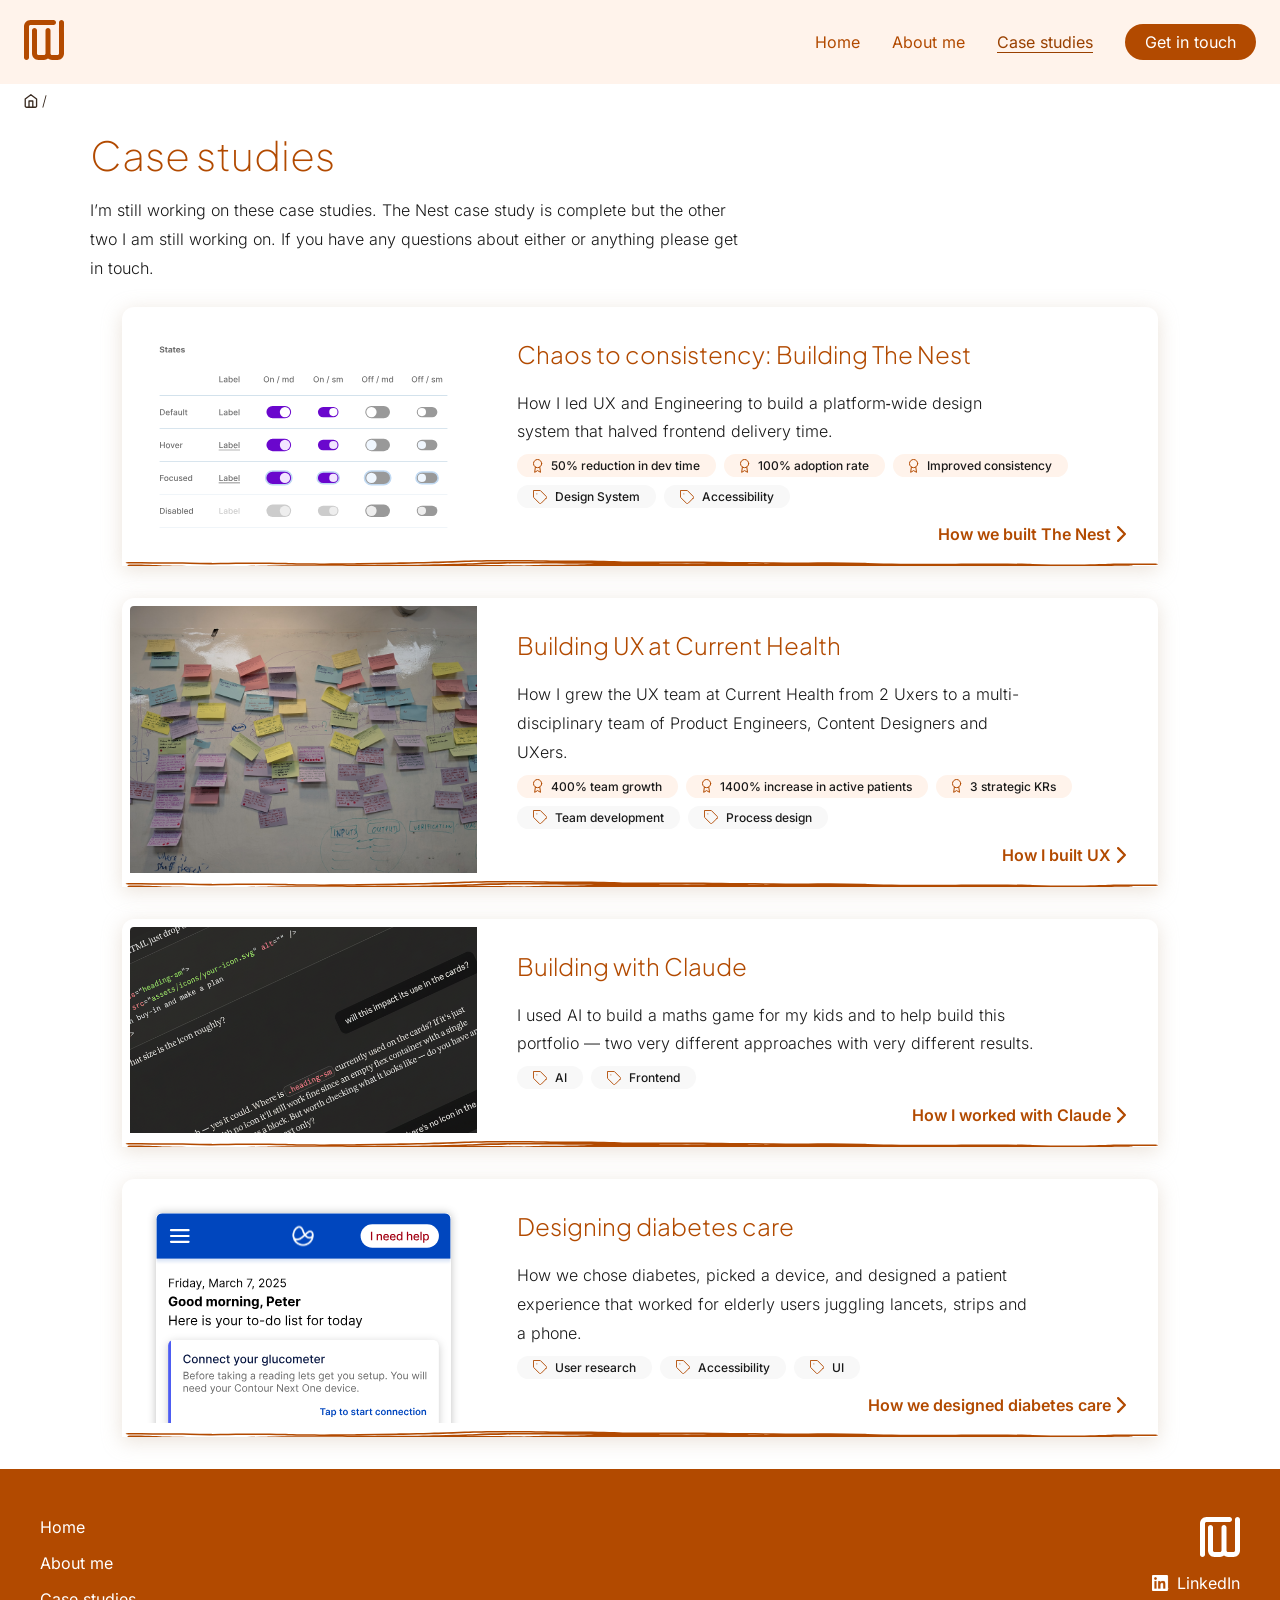
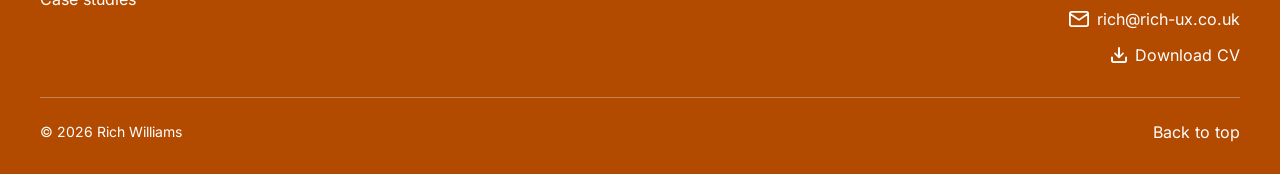
<file: case-studies/index.html>
<!DOCTYPE html>
<html lang="en">

<head>
    <meta charset="UTF-8" />
    <meta name="viewport" content="width=device-width, initial-scale=1.0" />
    <title>Case studies — Rich Williams</title>
    <meta property="og:title" content="Case studies - Rich Williams" />
    <meta property="og:description"
        content="Welcome to my portfolio, here you can read about my UX work and the things I have done to build UX functions from the ground up." />
    <meta property="og:image" content="https://rich-ux.co.uk/assets/images/og-home.png" />
    <meta property="og:url" content="https://rich-ux.co.uk/case-studies/index" />
    <meta property="og:type" content="website" />
    <meta name="author" content="Rich Williams" />
    <meta property="article:published_time" content="2026-03-18T00:00:00Z" />
    <link rel="stylesheet" href="../style.css" />
    <link rel="icon" type="image/png" href="../assets/icons/rwfavicon.png" />
    <link
        href="https://fonts.googleapis.com/css2?family=Source+Serif+4:ital,opsz,wght@0,8..60,300;0,8..60,400;1,8..60,300;1,8..60,400&display=swap"
        rel="stylesheet">

    <!-- Google tag (gtag.js) -->
    <script async src="https://www.googletagmanager.com/gtag/js?id=G-6S0Z7FWXJ3"></script>
    <script>
        window.dataLayer = window.dataLayer || [];
        function gtag() { dataLayer.push(arguments); }
        gtag('js', new Date());

        gtag('config', 'G-6S0Z7FWXJ3');
    </script>

</head>

<body>

    <!-- Navigation -->
    <nav>
        <div class="nav-inner">
            <div class="nav-logo">
                <a href="../index.html" class="nav-logo"><img src="../assets/icons/rwlogo.svg"
                        alt="Rich Williams" /></a>
            </div>
            <button class="nav-toggle" aria-label="Toggle navigation">
                <span></span>
                <span></span>
                <span></span>
            </button>
            <ul class="nav-links">
                <li><a href="../index.html">Home</a></li>
                <li><a href="../About.html">About me</a></li>
                <li><a href="#" class="active">Case studies</a></li>
                <li><a href="../Get-in-touch.html" class="small-button">Get in touch</a></li>
            </ul>
        </div>
    </nav>





    <p class="breadcrumb"><a href="../index.html"><img src="../assets/icons/home.svg" alt="Home" /></a> /
    </p>
    <!-- Page title -->
    <section class="section page-title">
        <div class="container">
            <h1 class="heading-xl">Case studies</h1>
            <div class="page-intro">
                <p>I’m still working on these case studies. The Nest case study is complete but the other two I am still
                    working on. If you have any questions about either or anything please get in touch.</p>
            </div>

        </div>
    </section>

    <section class="section">
        <div class="container">
            <div class="case-study-card">
                <div class="case-study-inner">
                    <!-- Thumbnail image -->
                    <div class="case-study-image">
                        <img src="../assets/images/toggle states.svg" alt="The Nest design system" />
                    </div>

                    <div class="case-study-content">
                        <!-- Title and description -->
                       
                            <h3 class="heading-sm">Chaos to consistency: Building The Nest</h3>
                            <p>How I led UX and Engineering to build a platform‑wide design system that halved frontend
                                delivery time.
                            </p>


                            <!-- Outcome metrics -->
                            <div class="tag-row">
                                <span class="caption tag tag-tint">
                                    <img src="../assets/icons/rosette.svg" alt="" />
                                    50% reduction in dev time
                                </span>
                                <span class="caption tag tag-tint">
                                    <img src="../assets/icons/rosette.svg" alt="" />
                                    100% adoption rate
                                </span>
                                <span class="caption tag tag-tint">
                                    <img src="../assets/icons/rosette.svg" alt="" />
                                    Improved consistency
                                </span>
                            </div>
                            <!-- Category tags -->
                            <div class="tag-row">
                                <span class="caption tag tag-grey">
                                    <img src="../assets/icons/tag.svg" alt="" />
                                    Design System
                                </span>
                                <span class="caption tag tag-grey">
                                    <img src="../assets/icons/tag.svg" alt="" />
                                    Accessibility
                                </span>
                            </div>
                            <div class="spacer"></div>
                        

                        <!-- Link to full case study -->
                        <a href="Nest.html" class="text-link">How we built The Nest <img
                                src="../assets/icons/chevron-right.svg" alt="" /></a>

                    </div>
                </div>
                <svg class="card-divider" viewBox="0 0 1440 12" preserveAspectRatio="none" fill="none"
                    xmlns="http://www.w3.org/2000/svg">
                    <path
                        d="M547.873 0.00112486C556.497 -0.0103455 564.703 0.0658817 575.033 0.161155C575.039 0.161148 575.044 0.161141 575.05 0.161135C576.592 0.174655 578.011 0.189028 579.595 0.203161C592.304 0.316782 608.635 0.447806 633.414 0.493424C660.767 0.543692 682.5 0.844926 695.744 1.14717C698.2 1.20355 700.788 1.23165 707.24 1.24553C711.489 1.25442 717.162 1.2574 725.466 1.25784C729.815 1.25819 734.997 1.25729 740.941 1.25504C743.165 1.25417 745.629 1.25084 748.038 1.24611C767.749 1.19651 795.05 1.19881 820.434 1.33791C837.796 1.42681 854.274 1.54306 866.773 1.62764C885.071 1.75426 902.698 1.88879 921.875 1.93249C931.959 1.95537 942.474 1.95318 953.745 1.90866C962.042 1.87637 970.833 1.85417 980.151 1.83052C996.888 1.7891 1013.18 1.99351 1029.73 2.23438C1031.84 2.26507 1033.94 2.29633 1036.07 2.32787C1050.66 2.54595 1065.61 2.77458 1081.73 2.90122C1085.93 2.93473 1090.12 2.96038 1094.03 2.98371C1117.24 3.12228 1137.14 3.02761 1158.81 2.92442C1168.75 2.87711 1179.07 2.82793 1190.26 2.79869C1197.57 2.77959 1206.17 2.76997 1215.58 2.76618C1228.98 2.75552 1243.94 2.88125 1258.93 3.09452C1261.11 3.12447 1263.29 3.15499 1265.46 3.18594C1265.47 3.18609 1265.48 3.18624 1265.49 3.18639C1284.44 3.47351 1303.07 3.65802 1318.44 3.62185C1322.03 3.61651 1325.43 3.60403 1328.61 3.58592C1355.33 3.39132 1365.41 3.12402 1373.8 3.00933C1376.96 2.95946 1379.88 2.91646 1383.36 2.8827C1383.54 2.88103 1383.71 2.87939 1383.89 2.87777C1396.43 2.76205 1415.11 2.77872 1434.05 2.81992C1434.12 2.82002 1434.19 2.82012 1434.26 2.82022C1437.47 2.82722 1440.03 3.11418 1440 3.45975C1440.01 3.80534 1437.41 4.079 1434.21 4.07201C1424.06 4.04977 1414.12 4.03518 1405.24 4.04273C1404.78 4.33979 1402.39 4.565 1399.52 4.56466C1396.64 4.56485 1391.37 4.60166 1383.9 4.68834C1372.71 4.80128 1356.57 5.15283 1335.97 5.52775C1338.33 5.56668 1340.31 5.60434 1342.03 5.64057C1344.06 5.68299 1345.62 5.71986 1346.96 5.75122C1349.74 5.81647 1351.6 5.85837 1354.89 5.8713C1361.87 5.85142 1372.47 5.76589 1383.9 5.74418C1384.94 5.74204 1386.03 5.74011 1387.09 5.73857C1390.27 5.73402 1392.85 6.01267 1392.84 6.35806C1392.82 6.70369 1390.22 6.98515 1387.04 6.98995C1386.97 6.99009 1386.91 6.99024 1386.85 6.99038C1385.88 6.99182 1384.86 6.99365 1383.9 6.99564C1372.44 7.01698 1361.39 7.10703 1354.05 7.12737C1352.03 7.13288 1350.28 7.13327 1348.97 7.13075C1347.93 7.12878 1346.62 7.12475 1345.89 7.11085C1345.79 7.10899 1345.61 7.10517 1345.39 7.09873C1345.39 7.09856 1345.38 7.09839 1345.38 7.09822C1345.26 7.09468 1344.63 7.07678 1343.96 7.03163C1343.83 7.02251 1343.53 7.00206 1343.19 6.96786C1343.11 6.96574 1343.02 6.96361 1342.93 6.96149C1341.7 6.93205 1340.45 6.90159 1339.1 6.87228C1335 6.78174 1329.04 6.68565 1318.44 6.54273C1315.34 6.50072 1311.93 6.45338 1308 6.39572C1291.97 6.22969 1264.86 5.58526 1231.08 5.34145C1233.36 5.37998 1235.64 5.42057 1237.93 5.46292C1243.68 5.56909 1249.47 5.68808 1255.24 5.81422C1257.47 5.86255 1259.65 5.91125 1261.87 5.96081C1265.46 6.04072 1269.05 6.12171 1272.65 6.19987C1275.07 6.25266 1277.51 6.30435 1279.94 6.35406C1279.94 6.35413 1279.95 6.35419 1279.96 6.35426C1283.33 6.42333 1286.72 6.48903 1290.12 6.54993C1291.33 6.57203 1292.49 6.59256 1293.67 6.6124C1298.34 6.69073 1302.91 6.75731 1308.18 6.84855C1308.82 6.86294 1309.51 6.88088 1310.04 6.89551C1310.6 6.91098 1311.14 6.92648 1311.64 6.94202C1312.09 6.95573 1312.51 6.96953 1312.92 6.98231C1312.98 6.984 1313.03 6.9857 1313.09 6.98739C1313.55 7.00165 1313.99 7.01475 1314.42 7.02704C1314.85 7.03931 1315.24 7.05103 1315.63 7.06114C1315.64 7.06114 1315.64 7.06114 1315.65 7.06114C1316.06 7.0715 1316.38 7.07924 1316.82 7.08801C1317.38 7.09897 1317.86 7.10727 1318.44 7.11527C1318.44 7.11528 1318.44 7.11528 1318.44 7.11528C1319.01 7.12306 1319.6 7.12978 1320.18 7.13542C1320.76 7.14105 1321.37 7.14567 1321.98 7.1496C1322.59 7.15352 1323.2 7.15693 1323.83 7.15955C1324.46 7.16218 1325.08 7.16413 1325.72 7.16583C1326.36 7.16753 1327 7.16905 1327.64 7.1702C1329.14 7.17283 1330.56 7.2356 1331.6 7.34803C1332.65 7.46045 1333.23 7.61276 1333.23 7.77397C1333.22 7.93514 1332.62 8.09351 1331.57 8.21494C1330.51 8.33629 1329.09 8.41018 1327.59 8.42165C1327.19 8.42472 1326.78 8.42794 1326.37 8.43084C1326.13 8.43256 1325.89 8.43402 1325.64 8.43565C1324.98 8.44002 1324.33 8.44444 1323.66 8.44787C1322.98 8.4513 1322.33 8.45383 1321.64 8.45581C1320.95 8.45778 1320.27 8.45901 1319.57 8.45884C1319.2 8.45875 1318.83 8.45829 1318.44 8.4574C1318.1 8.45659 1317.76 8.45542 1317.41 8.45383C1316.7 8.45067 1315.89 8.44463 1315.18 8.43678C1314.66 8.43127 1313.99 8.42173 1313.45 8.41299C1312.88 8.40386 1312.33 8.39355 1311.79 8.38274C1311.26 8.3719 1310.74 8.36032 1310.24 8.34926C1310.18 8.34812 1310.13 8.34698 1310.08 8.34585C1309.63 8.33604 1309.21 8.32638 1308.81 8.31767C1308.36 8.30794 1307.94 8.29943 1307.54 8.29196C1307.1 8.28358 1306.82 8.27986 1306.49 8.27558C1302.12 8.24029 1296.7 8.21187 1291.56 8.16902C1290.92 8.16377 1290.26 8.15804 1289.62 8.15235C1286.24 8.12291 1282.86 8.08876 1279.48 8.05094C1277.03 8.0235 1274.57 7.99421 1272.12 7.9636C1268.5 7.91859 1264.87 7.87073 1261.25 7.82392C1259 7.79481 1256.79 7.7664 1254.55 7.7386C1248.69 7.66596 1242.82 7.60094 1236.92 7.54868C1231.06 7.49641 1225.14 7.45665 1219.21 7.42698C1218.03 7.42095 1216.82 7.41519 1215.58 7.40971C1210.84 7.38831 1205.98 7.35915 1201.27 7.31908C1196.93 7.28146 1192.47 7.21588 1188.33 7.14817C1186.13 7.11171 1183.93 7.07471 1181.8 7.0377C1181.79 7.03749 1181.79 7.03729 1181.78 7.03709C1179.89 7.0046 1178.05 6.97243 1176.2 6.94187C1172.25 6.87605 1168.37 6.81738 1164.49 6.76791C1160.62 6.71843 1156.76 6.67806 1152.87 6.64706C1149.01 6.61637 1145.1 6.59417 1141.21 6.58053C1137.33 6.56677 1133.46 6.56119 1129.45 6.56161C1124.17 6.56282 1118.91 6.574 1113.5 6.58724C1108.14 6.60077 1102.72 6.61771 1097.35 6.63485C1096.75 6.63662 1096.2 6.63834 1095.68 6.64005C1095.1 6.64176 1094.52 6.64346 1094.03 6.64517C1093.37 6.64757 1092.4 6.65039 1091.71 6.65333C1091.71 6.65333 1091.7 6.65334 1091.69 6.65334C1088.18 6.66679 1084.66 6.68235 1081.13 6.69789C1075.7 6.72194 1070.23 6.74676 1064.76 6.76954C1059.29 6.79227 1053.78 6.8133 1048.23 6.82905C1042.68 6.84448 1037.02 6.85552 1031.3 6.84967C1026.2 6.84502 1021.07 6.83549 1016.05 6.8269C1014.72 6.82465 1013.39 6.82247 1012.07 6.82036C1005.78 6.81078 999.681 6.80805 993.657 6.82573C987.637 6.84292 981.629 6.87976 975.569 6.93455C969.507 6.98934 963.41 7.06082 957.207 7.1488C956.031 7.16533 954.889 7.18221 953.781 7.19942C948.699 7.27656 943.706 7.35134 938.638 7.4234C932.412 7.51157 926.215 7.59409 919.895 7.67037C916.378 7.71266 912.684 7.74852 909.13 7.77584C905.593 7.80352 902.029 7.82446 898.555 7.84091C897.131 7.84758 895.721 7.85333 894.327 7.85888C892.302 7.86699 890.25 7.87377 888.272 7.88073C884.908 7.89238 881.648 7.904 878.446 7.919C875.269 7.93409 872.168 7.95309 869.193 7.97987C866.096 8.00761 863.562 8.03865 860.51 8.08602C853.095 8.16706 848.499 8.17442 843.395 8.18429C842.39 8.18621 841.362 8.18856 840.291 8.19114C834.174 8.19966 828.053 8.19667 822.019 8.18948C815.939 8.18205 809.923 8.17013 803.858 8.15673C797.866 8.14352 791.758 8.12823 785.758 8.11416C779.732 8.1 773.724 8.08646 767.692 8.07398C761.636 8.06155 755.522 8.04997 749.611 8.04022C749.102 8.03941 748.586 8.03854 748.067 8.03763C745.237 8.03173 741.993 8.02256 739.226 8.01043C736.806 8.00051 734.355 7.98928 732.048 7.97758C731.092 7.97285 730.132 7.9681 729.174 7.96349C725.913 7.94745 722.761 7.93244 719.689 7.92276C716.69 7.9128 713.615 7.90834 710.787 7.91139C707.909 7.91453 705.012 7.92596 702.21 7.94551C699.275 7.96628 696.798 7.99012 693.697 8.02987C691.672 8.05606 689.639 8.08234 687.672 8.10839C684.717 8.14742 681.724 8.18699 678.766 8.22754C675.807 8.26807 672.843 8.30916 669.909 8.35157C668.962 8.36521 667.96 8.3796 667.009 8.39359C664.065 8.43681 661.162 8.4809 658.259 8.52707C655.363 8.57315 652.487 8.62087 649.631 8.67105C646.768 8.72143 643.931 8.77351 641.057 8.82942C636.17 8.92475 631.497 8.97287 627.378 9.00656C623.23 9.04 619.34 9.06094 615.576 9.08089C614.872 9.08461 614.171 9.08833 613.471 9.09204C610.38 9.10782 607.432 9.12266 604.471 9.1396C600.794 9.16045 597.284 9.18391 593.667 9.21094C590.189 9.23751 586.478 9.26801 583.035 9.30248C579.381 9.33758 576.079 9.37456 572.353 9.41939C568.793 9.46326 565.104 9.51923 560.982 9.57998C557.121 9.64004 552.724 9.70198 548.547 9.75604C544.22 9.81036 539.937 9.85761 535.633 9.89406C534.87 9.90171 533.683 9.90905 532.987 9.91555C529.656 9.93994 526.193 9.9592 522.863 9.9736C518.602 9.99201 514.333 10.0028 510.105 10.0078C505.885 10.0128 501.529 10.0119 497.453 10.006C490.849 9.99628 484.274 9.98262 477.687 9.9675C471.141 9.95231 464.574 9.93537 458.007 9.91745C451.845 9.90053 445.634 9.8829 439.48 9.86456C439.11 9.86347 438.741 9.86237 438.373 9.86125C431.831 9.84119 425.286 9.81571 418.751 9.7849C417.291 9.77807 415.882 9.77108 414.418 9.76374C409.342 9.73804 404.239 9.70916 399.175 9.67809C399.14 9.67778 399.105 9.67747 399.07 9.67716C392.556 9.63739 386.149 9.59408 379.684 9.55092C377.314 9.53524 375.03 9.51996 372.715 9.50528C370.394 9.49059 368.12 9.47678 365.821 9.46378C363.524 9.4508 361.233 9.43901 358.985 9.42895C356.702 9.41884 354.49 9.41047 352.251 9.40478C350.201 9.39941 348.165 9.39706 345.936 9.3944C345.732 9.39417 345.528 9.39393 345.324 9.3937C342.897 9.39094 340.122 9.38446 337.546 9.37137C330.713 9.33558 324.08 9.30915 317.314 9.29188C311.29 9.27649 305.276 9.26856 299.214 9.26616C298.454 9.26585 297.697 9.26553 296.945 9.2652C294.308 9.26402 291.607 9.26284 288.941 9.26084C284.794 9.25775 280.588 9.25328 276.42 9.2469C269.514 9.23639 262.625 9.21987 255.67 9.19711C248.743 9.17447 241.783 9.14553 234.848 9.11421C227.919 9.08292 220.933 9.04952 214.037 9.01826C206.355 8.98315 198.727 8.95549 191.04 8.93841C183.474 8.92131 175.905 8.91399 168.34 8.91555C168.251 8.91557 168.162 8.9156 168.073 8.91563C160.42 8.91573 152.799 8.96892 145.146 9.01738C137.491 9.0664 129.814 9.07912 122.15 9.02621C121.954 9.02492 121.757 9.0236 121.558 9.02224C117.157 8.99194 112.759 8.93629 108.36 8.85733C105.931 8.86062 103.603 8.85802 101.365 8.85314C91.4358 8.82233 83.22 8.81404 74.8052 8.90213C69.1937 8.95731 63.4824 9.00456 57.2018 9.04459C55.7288 9.05976 54.4377 9.08138 52.9858 9.10746C52.6955 9.11243 52.3883 9.11741 52.0774 9.12272C50.1211 9.1563 47.9092 9.19144 44.7665 9.21366C38.5453 9.25799 29.009 9.24835 16.6998 8.95609C13.5808 8.88225 11.6081 8.54898 12.2766 8.21144C12.7428 7.97467 14.4087 7.79874 16.417 7.74023C12.7007 7.70007 8.97055 7.65806 5.26919 7.61633C3.79507 7.59961 2.39763 7.52193 1.4155 7.39842C0.425852 7.27488 -0.0752957 7.11618 0.00924291 6.9553C0.0933857 6.79437 0.766166 6.64342 1.87539 6.53353C2.99034 6.42377 4.4385 6.36431 5.92924 6.3669C9.87339 6.37407 13.8015 6.38132 17.7282 6.38643C21.6733 6.39161 25.5913 6.39463 29.5038 6.3962C33.42 6.39778 37.3694 6.39758 41.2986 6.3962C45.2156 6.39475 49.1451 6.39244 53.0882 6.38887C57.0525 6.3854 60.918 6.38052 64.8714 6.37545C67.2666 6.37234 69.6434 6.36927 71.9869 6.36568C72.8564 6.36445 73.716 6.36276 74.5868 6.36141C74.6595 6.3613 74.7323 6.36119 74.8052 6.36108C75.4445 6.36013 76.0675 6.35978 76.7164 6.35984C84.3224 6.35536 91.985 6.44597 99.602 6.54745C106.919 6.64475 114.231 6.70876 121.558 6.69016C121.9 6.68944 122.238 6.68861 122.573 6.68769C130.22 6.66906 137.876 6.58417 145.52 6.46596C153.125 6.34888 160.703 6.22983 168.322 6.1633C168.361 6.16294 168.4 6.16259 168.439 6.16225C176.081 6.09325 183.714 6.03417 191.35 5.98554C197.256 5.94791 203.112 5.91642 208.975 5.8907C211.271 5.85572 213.566 5.8236 215.821 5.79359C222.385 5.70618 228.955 5.60039 235.431 5.5006C223.906 5.53568 214.653 5.62171 205.838 5.71802C204.663 5.73093 203.472 5.74421 202.31 5.75743C191.69 5.87827 181.385 6.00396 168.321 6.09137C166.682 6.10241 165.015 6.11423 163.298 6.12708C147.027 6.26568 133.263 6.49134 121.558 6.44463C101.526 6.38486 87.6245 5.92817 77.5763 5.9092C76.6157 5.90222 75.7105 5.89632 74.8052 5.89121C60.7541 5.81101 54.4132 5.69236 48.3561 5.46966C39.3226 5.13491 21.8812 4.9445 13.1173 4.93742C9.93142 4.93485 7.36091 4.65244 7.37948 4.30691C7.3909 3.96129 9.98492 3.68299 13.1727 3.68555C22.4214 3.69302 41.2945 3.88655 52.0552 4.28493C56.5079 4.44947 61.5478 4.55987 74.8052 4.63817C75.8572 4.64432 76.9431 4.65159 78.0804 4.66042C87.9803 4.68412 101.688 5.13416 121.558 5.19273C133.242 5.23962 147.02 5.01318 163.397 4.87429C165.079 4.86178 166.708 4.85028 168.313 4.83944C180.878 4.75529 190.815 4.6334 201.301 4.51261C202.454 4.49935 203.624 4.4858 204.805 4.47275C204.812 4.47273 204.819 4.47272 204.827 4.47271C215.682 4.35243 227.505 4.24483 243.446 4.23265C260.97 4.21973 281.39 4.20908 299.221 4.15223C318.796 4.09166 335.246 4.06657 341.376 4.02595C343.687 4.01089 345.907 3.99281 348.254 3.97423C357.269 3.90061 368.148 3.82914 392.664 3.833C398.024 3.83268 404.314 3.84101 411.166 3.85102C421.189 3.70907 430.92 3.56529 439.48 3.47162C439.689 3.46925 439.899 3.46692 440.11 3.46463C447.593 3.38455 454.551 3.23722 461.222 3.07582C463.165 3.02936 465.1 2.98077 467.032 2.93239C471.706 2.81571 476.383 2.69909 480.941 2.60889C484.575 2.537 488.375 2.4506 492.398 2.35925C503.793 2.1003 516.969 1.8014 532.987 1.67908C537.381 1.64349 542.433 1.61841 547.406 1.61292C571.631 1.58486 592.412 1.62855 610.294 1.67231C597.142 1.61065 587.005 1.52651 578.541 1.45023C576.976 1.4358 575.438 1.42177 573.944 1.40823C563.547 1.31233 555.972 1.24162 547.949 1.25231C542.552 1.2593 537.376 1.26795 532.987 1.27479C505.211 1.31211 492.494 1.42752 478.44 1.6909C474.132 1.77161 469.378 1.87913 464.256 1.99486C456.724 2.16535 448.341 2.35386 439.48 2.50176C436.274 2.55451 433.039 2.60094 429.753 2.63825C418.034 2.77071 404.949 2.95103 391.067 3.1205C391.062 3.12048 391.056 3.12046 391.051 3.12044C388.345 3.15368 385.6 3.18659 382.83 3.21896C365.961 3.41642 348.213 3.59266 330.939 3.70207C329.092 3.7137 326.883 3.73116 324.335 3.75197C317.909 3.80445 309.446 3.87799 299.222 3.93302C286.064 4.00538 270.166 4.0082 252.458 3.85514C245.543 3.79627 238.375 3.692 230.183 3.58211C227.689 3.5487 225.102 3.51448 222.393 3.48163C210.727 3.34067 196.531 3.2075 177.638 3.22167C174.668 3.22387 171.556 3.22989 168.303 3.23978C154.706 3.26012 139.265 3.57976 123.335 3.55161C122.749 3.55113 122.16 3.55036 121.558 3.54927C112.417 3.54069 103.16 3.38127 93.9979 3.22337C87.4946 3.11432 81.1076 3.04159 74.8052 3.02429C52.5669 2.9577 31.5853 2.87183 10.5804 2.78587C10.5749 2.78587 10.5695 2.78587 10.564 2.78587C7.38016 2.77284 4.89001 2.48182 4.9996 2.13643C5.11365 1.79123 7.79244 1.52168 10.9629 1.53461C31.9068 1.62026 52.7355 1.70587 74.8052 1.77228C81.1837 1.78979 87.6565 1.86443 94.2346 1.97534C103.274 2.13157 112.455 2.28865 121.558 2.29748C122.144 2.29854 122.72 2.29931 123.289 2.29979C139.14 2.32903 154.629 2.00898 168.295 1.98753C171.715 1.97701 174.975 1.97074 178.098 1.96854C197.321 1.95523 211.757 2.09331 223.599 2.23777C226.447 2.27278 229.128 2.30825 231.674 2.34266C239.774 2.45244 246.507 2.55142 253.058 2.60729C270.603 2.75914 286.264 2.75293 299.224 2.67885C308.769 2.62538 316.778 2.55549 323.016 2.50405C325.648 2.48258 327.911 2.46443 329.885 2.45209C346.822 2.34375 364.293 2.16957 381.151 1.97369C383.882 1.94185 386.6 1.90962 389.308 1.87684C389.313 1.87666 389.319 1.87647 389.324 1.87629C403.181 1.70821 416.53 1.52709 428.446 1.39327C432.262 1.35055 435.906 1.29662 439.48 1.23536C447.125 1.10246 454.252 0.94165 460.991 0.788163C466.295 0.667834 471.409 0.552431 476.447 0.457953C491.381 0.178002 504.842 0.0607109 532.987 0.0233612C537.368 0.0166063 542.539 0.00803471 547.873 0.00112486ZM22.18 7.80066C29.8325 7.9575 36.0693 7.99058 40.729 7.98011C36.7773 7.94448 32.8308 7.90709 28.9075 7.86841C26.6513 7.8464 24.4153 7.82383 22.18 7.80066ZM412.096 5.10369C410.871 5.12144 409.598 5.13912 408.348 5.15679C411.834 5.15544 415.276 5.15329 418.736 5.14973C422.973 5.14535 427.237 5.13947 431.47 5.13155C424.722 5.12335 418.184 5.11267 412.096 5.10369ZM547.464 2.86474C542.434 2.8703 537.37 2.89639 532.987 2.9337C518.41 3.05095 506.358 3.32276 495.301 3.57389C491.115 3.66877 487.054 3.76053 483.039 3.84001C481.374 3.87296 479.712 3.90939 478.033 3.94804C487.801 3.96766 496.785 3.98827 504.13 4.00542C516.125 4.03349 525.396 4.07825 532.987 4.12841C539.234 4.16811 544.451 4.20751 549.436 4.24541C552.65 4.26951 555.63 4.29243 558.796 4.31238C561.29 4.26774 564.089 4.22302 566.721 4.18346C570.601 4.12737 574.622 4.073 578.495 4.02605C582.428 3.97876 586.325 3.93581 590.303 3.89855C594.155 3.86117 598.145 3.82877 601.976 3.80002C605.675 3.77273 609.23 3.7489 612.797 3.72548C613 3.72415 613.204 3.72283 613.408 3.7215C617.073 3.69675 620.772 3.67259 624.051 3.64195C627.422 3.61046 630.267 3.57503 632.744 3.52443C635.856 3.46138 639.07 3.40033 642.223 3.34318C645.391 3.28589 648.544 3.23208 651.686 3.18121C654.838 3.13024 657.957 3.08215 661.083 3.03612C662.094 3.02124 663.15 3.00588 664.154 2.99152C664.617 2.9849 665.079 2.97814 665.54 2.97162C659.423 2.97976 653.064 2.9853 646.508 2.98693C637.026 2.98931 626.892 2.96557 615.725 2.9379C596.674 2.89035 574.53 2.83318 547.464 2.86474ZM758.26 2.5907C755.807 2.60021 752.465 2.61848 748.044 2.64814C747.607 2.65112 747.158 2.65417 746.695 2.65728C745.529 2.66512 744.277 2.67374 742.94 2.68225C742.971 2.68243 743.004 2.68231 743.035 2.68249C744.792 2.69248 746.437 2.70151 748.044 2.7096C749.53 2.71648 751.008 2.72325 752.526 2.72994C758.277 2.75521 763.944 2.78203 769.571 2.81069C775.308 2.83934 780.93 2.86957 786.641 2.90123C792.309 2.93283 798.054 2.96565 803.691 2.99778C809.406 3.03016 815.038 3.06237 820.72 3.09073C822.528 3.09977 824.356 3.10849 826.165 3.11663C822.114 3.06008 817.9 3.00963 813.457 2.95954C809.901 2.91952 806.213 2.87966 802.299 2.83727C800.819 2.82113 799.019 2.79856 796.898 2.77316C788.553 2.67356 775.451 2.52472 758.26 2.5907ZM871.508 3.06953C872.825 3.06885 874.146 3.06876 875.438 3.06957C879.122 3.07195 882.715 3.07939 886.251 3.08653C888.724 3.09155 891.168 3.09682 893.588 3.10051C894.6 3.10203 895.614 3.10317 896.622 3.10418C898.314 3.10588 899.994 3.10633 901.646 3.106C890.008 3.04452 878.59 2.96076 866.711 2.87853C866.554 2.87744 866.396 2.87671 866.238 2.87562C868.038 2.942 869.794 3.00667 871.508 3.06953Z"
                        fill="#B24A00" />
                </svg>
            </div>
        </div>
    </section>


    <section class="section">
        <div class="container">
            <div class="case-study-card">
                <div class="case-study-inner">
                    <!-- Thumbnail image -->
                    <div class="case-study-image">
                        <img src="../assets/images/post_its.jpg" alt="Post it notes on a whiteboard" />
                    </div>

                    <div class="case-study-content">
                        <!-- Title and description -->
                        <h3 class="heading-sm">Building UX at Current Health</h3>
                        <p>How I grew the UX team at Current Health from 2 Uxers to a multi-disciplinary team of Product
                            Engineers, Content Designers and UXers.
                        </p>

                        <!-- Outcome metrics -->
                        <div class="tag-row">
                            <span class="caption tag tag-tint">
                                <img src="../assets/icons/rosette.svg" alt="" />
                                400% team growth
                            </span>
                            <span class="caption tag tag-tint">
                                <img src="../assets/icons/rosette.svg" alt="" />
                                1400% increase in active patients
                            </span>
                            <span class="caption tag tag-tint">
                                <img src="../assets/icons/rosette.svg" alt="" />
                                3 strategic KRs
                            </span>
                        </div>
                        <!-- Category tags -->
                        <div class="tag-row">
                            <span class="caption tag tag-grey">
                                <img src="../assets/icons/tag.svg" alt="" />
                                Team development
                            </span>
                            <span class="caption tag tag-grey">
                                <img src="../assets/icons/tag.svg" alt="" />
                                Process design
                            </span>
                        </div>
<div class="spacer"></div>
                        <!-- Link to full case study -->
                        <a href="ux_cw.html" class="text-link">How I built UX <img
                                src="../assets/icons/chevron-right.svg" alt="" /></a>

                    </div>
                </div>
                <svg class="card-divider" viewBox="0 0 1440 12" preserveAspectRatio="none" fill="none"
                    xmlns="http://www.w3.org/2000/svg">
                    <path
                        d="M547.873 0.00112486C556.497 -0.0103455 564.703 0.0658817 575.033 0.161155C575.039 0.161148 575.044 0.161141 575.05 0.161135C576.592 0.174655 578.011 0.189028 579.595 0.203161C592.304 0.316782 608.635 0.447806 633.414 0.493424C660.767 0.543692 682.5 0.844926 695.744 1.14717C698.2 1.20355 700.788 1.23165 707.24 1.24553C711.489 1.25442 717.162 1.2574 725.466 1.25784C729.815 1.25819 734.997 1.25729 740.941 1.25504C743.165 1.25417 745.629 1.25084 748.038 1.24611C767.749 1.19651 795.05 1.19881 820.434 1.33791C837.796 1.42681 854.274 1.54306 866.773 1.62764C885.071 1.75426 902.698 1.88879 921.875 1.93249C931.959 1.95537 942.474 1.95318 953.745 1.90866C962.042 1.87637 970.833 1.85417 980.151 1.83052C996.888 1.7891 1013.18 1.99351 1029.73 2.23438C1031.84 2.26507 1033.94 2.29633 1036.07 2.32787C1050.66 2.54595 1065.61 2.77458 1081.73 2.90122C1085.93 2.93473 1090.12 2.96038 1094.03 2.98371C1117.24 3.12228 1137.14 3.02761 1158.81 2.92442C1168.75 2.87711 1179.07 2.82793 1190.26 2.79869C1197.57 2.77959 1206.17 2.76997 1215.58 2.76618C1228.98 2.75552 1243.94 2.88125 1258.93 3.09452C1261.11 3.12447 1263.29 3.15499 1265.46 3.18594C1265.47 3.18609 1265.48 3.18624 1265.49 3.18639C1284.44 3.47351 1303.07 3.65802 1318.44 3.62185C1322.03 3.61651 1325.43 3.60403 1328.61 3.58592C1355.33 3.39132 1365.41 3.12402 1373.8 3.00933C1376.96 2.95946 1379.88 2.91646 1383.36 2.8827C1383.54 2.88103 1383.71 2.87939 1383.89 2.87777C1396.43 2.76205 1415.11 2.77872 1434.05 2.81992C1434.12 2.82002 1434.19 2.82012 1434.26 2.82022C1437.47 2.82722 1440.03 3.11418 1440 3.45975C1440.01 3.80534 1437.41 4.079 1434.21 4.07201C1424.06 4.04977 1414.12 4.03518 1405.24 4.04273C1404.78 4.33979 1402.39 4.565 1399.52 4.56466C1396.64 4.56485 1391.37 4.60166 1383.9 4.68834C1372.71 4.80128 1356.57 5.15283 1335.97 5.52775C1338.33 5.56668 1340.31 5.60434 1342.03 5.64057C1344.06 5.68299 1345.62 5.71986 1346.96 5.75122C1349.74 5.81647 1351.6 5.85837 1354.89 5.8713C1361.87 5.85142 1372.47 5.76589 1383.9 5.74418C1384.94 5.74204 1386.03 5.74011 1387.09 5.73857C1390.27 5.73402 1392.85 6.01267 1392.84 6.35806C1392.82 6.70369 1390.22 6.98515 1387.04 6.98995C1386.97 6.99009 1386.91 6.99024 1386.85 6.99038C1385.88 6.99182 1384.86 6.99365 1383.9 6.99564C1372.44 7.01698 1361.39 7.10703 1354.05 7.12737C1352.03 7.13288 1350.28 7.13327 1348.97 7.13075C1347.93 7.12878 1346.62 7.12475 1345.89 7.11085C1345.79 7.10899 1345.61 7.10517 1345.39 7.09873C1345.39 7.09856 1345.38 7.09839 1345.38 7.09822C1345.26 7.09468 1344.63 7.07678 1343.96 7.03163C1343.83 7.02251 1343.53 7.00206 1343.19 6.96786C1343.11 6.96574 1343.02 6.96361 1342.93 6.96149C1341.7 6.93205 1340.45 6.90159 1339.1 6.87228C1335 6.78174 1329.04 6.68565 1318.44 6.54273C1315.34 6.50072 1311.93 6.45338 1308 6.39572C1291.97 6.22969 1264.86 5.58526 1231.08 5.34145C1233.36 5.37998 1235.64 5.42057 1237.93 5.46292C1243.68 5.56909 1249.47 5.68808 1255.24 5.81422C1257.47 5.86255 1259.65 5.91125 1261.87 5.96081C1265.46 6.04072 1269.05 6.12171 1272.65 6.19987C1275.07 6.25266 1277.51 6.30435 1279.94 6.35406C1279.94 6.35413 1279.95 6.35419 1279.96 6.35426C1283.33 6.42333 1286.72 6.48903 1290.12 6.54993C1291.33 6.57203 1292.49 6.59256 1293.67 6.6124C1298.34 6.69073 1302.91 6.75731 1308.18 6.84855C1308.82 6.86294 1309.51 6.88088 1310.04 6.89551C1310.6 6.91098 1311.14 6.92648 1311.64 6.94202C1312.09 6.95573 1312.51 6.96953 1312.92 6.98231C1312.98 6.984 1313.03 6.9857 1313.09 6.98739C1313.55 7.00165 1313.99 7.01475 1314.42 7.02704C1314.85 7.03931 1315.24 7.05103 1315.63 7.06114C1315.64 7.06114 1315.64 7.06114 1315.65 7.06114C1316.06 7.0715 1316.38 7.07924 1316.82 7.08801C1317.38 7.09897 1317.86 7.10727 1318.44 7.11527C1318.44 7.11528 1318.44 7.11528 1318.44 7.11528C1319.01 7.12306 1319.6 7.12978 1320.18 7.13542C1320.76 7.14105 1321.37 7.14567 1321.98 7.1496C1322.59 7.15352 1323.2 7.15693 1323.83 7.15955C1324.46 7.16218 1325.08 7.16413 1325.72 7.16583C1326.36 7.16753 1327 7.16905 1327.64 7.1702C1329.14 7.17283 1330.56 7.2356 1331.6 7.34803C1332.65 7.46045 1333.23 7.61276 1333.23 7.77397C1333.22 7.93514 1332.62 8.09351 1331.57 8.21494C1330.51 8.33629 1329.09 8.41018 1327.59 8.42165C1327.19 8.42472 1326.78 8.42794 1326.37 8.43084C1326.13 8.43256 1325.89 8.43402 1325.64 8.43565C1324.98 8.44002 1324.33 8.44444 1323.66 8.44787C1322.98 8.4513 1322.33 8.45383 1321.64 8.45581C1320.95 8.45778 1320.27 8.45901 1319.57 8.45884C1319.2 8.45875 1318.83 8.45829 1318.44 8.4574C1318.1 8.45659 1317.76 8.45542 1317.41 8.45383C1316.7 8.45067 1315.89 8.44463 1315.18 8.43678C1314.66 8.43127 1313.99 8.42173 1313.45 8.41299C1312.88 8.40386 1312.33 8.39355 1311.79 8.38274C1311.26 8.3719 1310.74 8.36032 1310.24 8.34926C1310.18 8.34812 1310.13 8.34698 1310.08 8.34585C1309.63 8.33604 1309.21 8.32638 1308.81 8.31767C1308.36 8.30794 1307.94 8.29943 1307.54 8.29196C1307.1 8.28358 1306.82 8.27986 1306.49 8.27558C1302.12 8.24029 1296.7 8.21187 1291.56 8.16902C1290.92 8.16377 1290.26 8.15804 1289.62 8.15235C1286.24 8.12291 1282.86 8.08876 1279.48 8.05094C1277.03 8.0235 1274.57 7.99421 1272.12 7.9636C1268.5 7.91859 1264.87 7.87073 1261.25 7.82392C1259 7.79481 1256.79 7.7664 1254.55 7.7386C1248.69 7.66596 1242.82 7.60094 1236.92 7.54868C1231.06 7.49641 1225.14 7.45665 1219.21 7.42698C1218.03 7.42095 1216.82 7.41519 1215.58 7.40971C1210.84 7.38831 1205.98 7.35915 1201.27 7.31908C1196.93 7.28146 1192.47 7.21588 1188.33 7.14817C1186.13 7.11171 1183.93 7.07471 1181.8 7.0377C1181.79 7.03749 1181.79 7.03729 1181.78 7.03709C1179.89 7.0046 1178.05 6.97243 1176.2 6.94187C1172.25 6.87605 1168.37 6.81738 1164.49 6.76791C1160.62 6.71843 1156.76 6.67806 1152.87 6.64706C1149.01 6.61637 1145.1 6.59417 1141.21 6.58053C1137.33 6.56677 1133.46 6.56119 1129.45 6.56161C1124.17 6.56282 1118.91 6.574 1113.5 6.58724C1108.14 6.60077 1102.72 6.61771 1097.35 6.63485C1096.75 6.63662 1096.2 6.63834 1095.68 6.64005C1095.1 6.64176 1094.52 6.64346 1094.03 6.64517C1093.37 6.64757 1092.4 6.65039 1091.71 6.65333C1091.71 6.65333 1091.7 6.65334 1091.69 6.65334C1088.18 6.66679 1084.66 6.68235 1081.13 6.69789C1075.7 6.72194 1070.23 6.74676 1064.76 6.76954C1059.29 6.79227 1053.78 6.8133 1048.23 6.82905C1042.68 6.84448 1037.02 6.85552 1031.3 6.84967C1026.2 6.84502 1021.07 6.83549 1016.05 6.8269C1014.72 6.82465 1013.39 6.82247 1012.07 6.82036C1005.78 6.81078 999.681 6.80805 993.657 6.82573C987.637 6.84292 981.629 6.87976 975.569 6.93455C969.507 6.98934 963.41 7.06082 957.207 7.1488C956.031 7.16533 954.889 7.18221 953.781 7.19942C948.699 7.27656 943.706 7.35134 938.638 7.4234C932.412 7.51157 926.215 7.59409 919.895 7.67037C916.378 7.71266 912.684 7.74852 909.13 7.77584C905.593 7.80352 902.029 7.82446 898.555 7.84091C897.131 7.84758 895.721 7.85333 894.327 7.85888C892.302 7.86699 890.25 7.87377 888.272 7.88073C884.908 7.89238 881.648 7.904 878.446 7.919C875.269 7.93409 872.168 7.95309 869.193 7.97987C866.096 8.00761 863.562 8.03865 860.51 8.08602C853.095 8.16706 848.499 8.17442 843.395 8.18429C842.39 8.18621 841.362 8.18856 840.291 8.19114C834.174 8.19966 828.053 8.19667 822.019 8.18948C815.939 8.18205 809.923 8.17013 803.858 8.15673C797.866 8.14352 791.758 8.12823 785.758 8.11416C779.732 8.1 773.724 8.08646 767.692 8.07398C761.636 8.06155 755.522 8.04997 749.611 8.04022C749.102 8.03941 748.586 8.03854 748.067 8.03763C745.237 8.03173 741.993 8.02256 739.226 8.01043C736.806 8.00051 734.355 7.98928 732.048 7.97758C731.092 7.97285 730.132 7.9681 729.174 7.96349C725.913 7.94745 722.761 7.93244 719.689 7.92276C716.69 7.9128 713.615 7.90834 710.787 7.91139C707.909 7.91453 705.012 7.92596 702.21 7.94551C699.275 7.96628 696.798 7.99012 693.697 8.02987C691.672 8.05606 689.639 8.08234 687.672 8.10839C684.717 8.14742 681.724 8.18699 678.766 8.22754C675.807 8.26807 672.843 8.30916 669.909 8.35157C668.962 8.36521 667.96 8.3796 667.009 8.39359C664.065 8.43681 661.162 8.4809 658.259 8.52707C655.363 8.57315 652.487 8.62087 649.631 8.67105C646.768 8.72143 643.931 8.77351 641.057 8.82942C636.17 8.92475 631.497 8.97287 627.378 9.00656C623.23 9.04 619.34 9.06094 615.576 9.08089C614.872 9.08461 614.171 9.08833 613.471 9.09204C610.38 9.10782 607.432 9.12266 604.471 9.1396C600.794 9.16045 597.284 9.18391 593.667 9.21094C590.189 9.23751 586.478 9.26801 583.035 9.30248C579.381 9.33758 576.079 9.37456 572.353 9.41939C568.793 9.46326 565.104 9.51923 560.982 9.57998C557.121 9.64004 552.724 9.70198 548.547 9.75604C544.22 9.81036 539.937 9.85761 535.633 9.89406C534.87 9.90171 533.683 9.90905 532.987 9.91555C529.656 9.93994 526.193 9.9592 522.863 9.9736C518.602 9.99201 514.333 10.0028 510.105 10.0078C505.885 10.0128 501.529 10.0119 497.453 10.006C490.849 9.99628 484.274 9.98262 477.687 9.9675C471.141 9.95231 464.574 9.93537 458.007 9.91745C451.845 9.90053 445.634 9.8829 439.48 9.86456C439.11 9.86347 438.741 9.86237 438.373 9.86125C431.831 9.84119 425.286 9.81571 418.751 9.7849C417.291 9.77807 415.882 9.77108 414.418 9.76374C409.342 9.73804 404.239 9.70916 399.175 9.67809C399.14 9.67778 399.105 9.67747 399.07 9.67716C392.556 9.63739 386.149 9.59408 379.684 9.55092C377.314 9.53524 375.03 9.51996 372.715 9.50528C370.394 9.49059 368.12 9.47678 365.821 9.46378C363.524 9.4508 361.233 9.43901 358.985 9.42895C356.702 9.41884 354.49 9.41047 352.251 9.40478C350.201 9.39941 348.165 9.39706 345.936 9.3944C345.732 9.39417 345.528 9.39393 345.324 9.3937C342.897 9.39094 340.122 9.38446 337.546 9.37137C330.713 9.33558 324.08 9.30915 317.314 9.29188C311.29 9.27649 305.276 9.26856 299.214 9.26616C298.454 9.26585 297.697 9.26553 296.945 9.2652C294.308 9.26402 291.607 9.26284 288.941 9.26084C284.794 9.25775 280.588 9.25328 276.42 9.2469C269.514 9.23639 262.625 9.21987 255.67 9.19711C248.743 9.17447 241.783 9.14553 234.848 9.11421C227.919 9.08292 220.933 9.04952 214.037 9.01826C206.355 8.98315 198.727 8.95549 191.04 8.93841C183.474 8.92131 175.905 8.91399 168.34 8.91555C168.251 8.91557 168.162 8.9156 168.073 8.91563C160.42 8.91573 152.799 8.96892 145.146 9.01738C137.491 9.0664 129.814 9.07912 122.15 9.02621C121.954 9.02492 121.757 9.0236 121.558 9.02224C117.157 8.99194 112.759 8.93629 108.36 8.85733C105.931 8.86062 103.603 8.85802 101.365 8.85314C91.4358 8.82233 83.22 8.81404 74.8052 8.90213C69.1937 8.95731 63.4824 9.00456 57.2018 9.04459C55.7288 9.05976 54.4377 9.08138 52.9858 9.10746C52.6955 9.11243 52.3883 9.11741 52.0774 9.12272C50.1211 9.1563 47.9092 9.19144 44.7665 9.21366C38.5453 9.25799 29.009 9.24835 16.6998 8.95609C13.5808 8.88225 11.6081 8.54898 12.2766 8.21144C12.7428 7.97467 14.4087 7.79874 16.417 7.74023C12.7007 7.70007 8.97055 7.65806 5.26919 7.61633C3.79507 7.59961 2.39763 7.52193 1.4155 7.39842C0.425852 7.27488 -0.0752957 7.11618 0.00924291 6.9553C0.0933857 6.79437 0.766166 6.64342 1.87539 6.53353C2.99034 6.42377 4.4385 6.36431 5.92924 6.3669C9.87339 6.37407 13.8015 6.38132 17.7282 6.38643C21.6733 6.39161 25.5913 6.39463 29.5038 6.3962C33.42 6.39778 37.3694 6.39758 41.2986 6.3962C45.2156 6.39475 49.1451 6.39244 53.0882 6.38887C57.0525 6.3854 60.918 6.38052 64.8714 6.37545C67.2666 6.37234 69.6434 6.36927 71.9869 6.36568C72.8564 6.36445 73.716 6.36276 74.5868 6.36141C74.6595 6.3613 74.7323 6.36119 74.8052 6.36108C75.4445 6.36013 76.0675 6.35978 76.7164 6.35984C84.3224 6.35536 91.985 6.44597 99.602 6.54745C106.919 6.64475 114.231 6.70876 121.558 6.69016C121.9 6.68944 122.238 6.68861 122.573 6.68769C130.22 6.66906 137.876 6.58417 145.52 6.46596C153.125 6.34888 160.703 6.22983 168.322 6.1633C168.361 6.16294 168.4 6.16259 168.439 6.16225C176.081 6.09325 183.714 6.03417 191.35 5.98554C197.256 5.94791 203.112 5.91642 208.975 5.8907C211.271 5.85572 213.566 5.8236 215.821 5.79359C222.385 5.70618 228.955 5.60039 235.431 5.5006C223.906 5.53568 214.653 5.62171 205.838 5.71802C204.663 5.73093 203.472 5.74421 202.31 5.75743C191.69 5.87827 181.385 6.00396 168.321 6.09137C166.682 6.10241 165.015 6.11423 163.298 6.12708C147.027 6.26568 133.263 6.49134 121.558 6.44463C101.526 6.38486 87.6245 5.92817 77.5763 5.9092C76.6157 5.90222 75.7105 5.89632 74.8052 5.89121C60.7541 5.81101 54.4132 5.69236 48.3561 5.46966C39.3226 5.13491 21.8812 4.9445 13.1173 4.93742C9.93142 4.93485 7.36091 4.65244 7.37948 4.30691C7.3909 3.96129 9.98492 3.68299 13.1727 3.68555C22.4214 3.69302 41.2945 3.88655 52.0552 4.28493C56.5079 4.44947 61.5478 4.55987 74.8052 4.63817C75.8572 4.64432 76.9431 4.65159 78.0804 4.66042C87.9803 4.68412 101.688 5.13416 121.558 5.19273C133.242 5.23962 147.02 5.01318 163.397 4.87429C165.079 4.86178 166.708 4.85028 168.313 4.83944C180.878 4.75529 190.815 4.6334 201.301 4.51261C202.454 4.49935 203.624 4.4858 204.805 4.47275C204.812 4.47273 204.819 4.47272 204.827 4.47271C215.682 4.35243 227.505 4.24483 243.446 4.23265C260.97 4.21973 281.39 4.20908 299.221 4.15223C318.796 4.09166 335.246 4.06657 341.376 4.02595C343.687 4.01089 345.907 3.99281 348.254 3.97423C357.269 3.90061 368.148 3.82914 392.664 3.833C398.024 3.83268 404.314 3.84101 411.166 3.85102C421.189 3.70907 430.92 3.56529 439.48 3.47162C439.689 3.46925 439.899 3.46692 440.11 3.46463C447.593 3.38455 454.551 3.23722 461.222 3.07582C463.165 3.02936 465.1 2.98077 467.032 2.93239C471.706 2.81571 476.383 2.69909 480.941 2.60889C484.575 2.537 488.375 2.4506 492.398 2.35925C503.793 2.1003 516.969 1.8014 532.987 1.67908C537.381 1.64349 542.433 1.61841 547.406 1.61292C571.631 1.58486 592.412 1.62855 610.294 1.67231C597.142 1.61065 587.005 1.52651 578.541 1.45023C576.976 1.4358 575.438 1.42177 573.944 1.40823C563.547 1.31233 555.972 1.24162 547.949 1.25231C542.552 1.2593 537.376 1.26795 532.987 1.27479C505.211 1.31211 492.494 1.42752 478.44 1.6909C474.132 1.77161 469.378 1.87913 464.256 1.99486C456.724 2.16535 448.341 2.35386 439.48 2.50176C436.274 2.55451 433.039 2.60094 429.753 2.63825C418.034 2.77071 404.949 2.95103 391.067 3.1205C391.062 3.12048 391.056 3.12046 391.051 3.12044C388.345 3.15368 385.6 3.18659 382.83 3.21896C365.961 3.41642 348.213 3.59266 330.939 3.70207C329.092 3.7137 326.883 3.73116 324.335 3.75197C317.909 3.80445 309.446 3.87799 299.222 3.93302C286.064 4.00538 270.166 4.0082 252.458 3.85514C245.543 3.79627 238.375 3.692 230.183 3.58211C227.689 3.5487 225.102 3.51448 222.393 3.48163C210.727 3.34067 196.531 3.2075 177.638 3.22167C174.668 3.22387 171.556 3.22989 168.303 3.23978C154.706 3.26012 139.265 3.57976 123.335 3.55161C122.749 3.55113 122.16 3.55036 121.558 3.54927C112.417 3.54069 103.16 3.38127 93.9979 3.22337C87.4946 3.11432 81.1076 3.04159 74.8052 3.02429C52.5669 2.9577 31.5853 2.87183 10.5804 2.78587C10.5749 2.78587 10.5695 2.78587 10.564 2.78587C7.38016 2.77284 4.89001 2.48182 4.9996 2.13643C5.11365 1.79123 7.79244 1.52168 10.9629 1.53461C31.9068 1.62026 52.7355 1.70587 74.8052 1.77228C81.1837 1.78979 87.6565 1.86443 94.2346 1.97534C103.274 2.13157 112.455 2.28865 121.558 2.29748C122.144 2.29854 122.72 2.29931 123.289 2.29979C139.14 2.32903 154.629 2.00898 168.295 1.98753C171.715 1.97701 174.975 1.97074 178.098 1.96854C197.321 1.95523 211.757 2.09331 223.599 2.23777C226.447 2.27278 229.128 2.30825 231.674 2.34266C239.774 2.45244 246.507 2.55142 253.058 2.60729C270.603 2.75914 286.264 2.75293 299.224 2.67885C308.769 2.62538 316.778 2.55549 323.016 2.50405C325.648 2.48258 327.911 2.46443 329.885 2.45209C346.822 2.34375 364.293 2.16957 381.151 1.97369C383.882 1.94185 386.6 1.90962 389.308 1.87684C389.313 1.87666 389.319 1.87647 389.324 1.87629C403.181 1.70821 416.53 1.52709 428.446 1.39327C432.262 1.35055 435.906 1.29662 439.48 1.23536C447.125 1.10246 454.252 0.94165 460.991 0.788163C466.295 0.667834 471.409 0.552431 476.447 0.457953C491.381 0.178002 504.842 0.0607109 532.987 0.0233612C537.368 0.0166063 542.539 0.00803471 547.873 0.00112486ZM22.18 7.80066C29.8325 7.9575 36.0693 7.99058 40.729 7.98011C36.7773 7.94448 32.8308 7.90709 28.9075 7.86841C26.6513 7.8464 24.4153 7.82383 22.18 7.80066ZM412.096 5.10369C410.871 5.12144 409.598 5.13912 408.348 5.15679C411.834 5.15544 415.276 5.15329 418.736 5.14973C422.973 5.14535 427.237 5.13947 431.47 5.13155C424.722 5.12335 418.184 5.11267 412.096 5.10369ZM547.464 2.86474C542.434 2.8703 537.37 2.89639 532.987 2.9337C518.41 3.05095 506.358 3.32276 495.301 3.57389C491.115 3.66877 487.054 3.76053 483.039 3.84001C481.374 3.87296 479.712 3.90939 478.033 3.94804C487.801 3.96766 496.785 3.98827 504.13 4.00542C516.125 4.03349 525.396 4.07825 532.987 4.12841C539.234 4.16811 544.451 4.20751 549.436 4.24541C552.65 4.26951 555.63 4.29243 558.796 4.31238C561.29 4.26774 564.089 4.22302 566.721 4.18346C570.601 4.12737 574.622 4.073 578.495 4.02605C582.428 3.97876 586.325 3.93581 590.303 3.89855C594.155 3.86117 598.145 3.82877 601.976 3.80002C605.675 3.77273 609.23 3.7489 612.797 3.72548C613 3.72415 613.204 3.72283 613.408 3.7215C617.073 3.69675 620.772 3.67259 624.051 3.64195C627.422 3.61046 630.267 3.57503 632.744 3.52443C635.856 3.46138 639.07 3.40033 642.223 3.34318C645.391 3.28589 648.544 3.23208 651.686 3.18121C654.838 3.13024 657.957 3.08215 661.083 3.03612C662.094 3.02124 663.15 3.00588 664.154 2.99152C664.617 2.9849 665.079 2.97814 665.54 2.97162C659.423 2.97976 653.064 2.9853 646.508 2.98693C637.026 2.98931 626.892 2.96557 615.725 2.9379C596.674 2.89035 574.53 2.83318 547.464 2.86474ZM758.26 2.5907C755.807 2.60021 752.465 2.61848 748.044 2.64814C747.607 2.65112 747.158 2.65417 746.695 2.65728C745.529 2.66512 744.277 2.67374 742.94 2.68225C742.971 2.68243 743.004 2.68231 743.035 2.68249C744.792 2.69248 746.437 2.70151 748.044 2.7096C749.53 2.71648 751.008 2.72325 752.526 2.72994C758.277 2.75521 763.944 2.78203 769.571 2.81069C775.308 2.83934 780.93 2.86957 786.641 2.90123C792.309 2.93283 798.054 2.96565 803.691 2.99778C809.406 3.03016 815.038 3.06237 820.72 3.09073C822.528 3.09977 824.356 3.10849 826.165 3.11663C822.114 3.06008 817.9 3.00963 813.457 2.95954C809.901 2.91952 806.213 2.87966 802.299 2.83727C800.819 2.82113 799.019 2.79856 796.898 2.77316C788.553 2.67356 775.451 2.52472 758.26 2.5907ZM871.508 3.06953C872.825 3.06885 874.146 3.06876 875.438 3.06957C879.122 3.07195 882.715 3.07939 886.251 3.08653C888.724 3.09155 891.168 3.09682 893.588 3.10051C894.6 3.10203 895.614 3.10317 896.622 3.10418C898.314 3.10588 899.994 3.10633 901.646 3.106C890.008 3.04452 878.59 2.96076 866.711 2.87853C866.554 2.87744 866.396 2.87671 866.238 2.87562C868.038 2.942 869.794 3.00667 871.508 3.06953Z" />
                </svg>
            </div>
        </div>
    </section>

    <section class="section">
        <div class="container">
            <div class="case-study-card">
                <div class="case-study-inner">
                    <!-- Thumbnail image -->
                    <div class="case-study-image logo">
                        <img src="../assets/images/Claude_card.png"
                            alt="Image showing a conversation with the AI Claude" />
                    </div>

                    <div class="case-study-content">
                        <!-- Title and description -->
                        <h3 class="heading-sm">Building with Claude</h3>
                        <p>I used AI to build a maths game for my kids and to help build this portfolio — two very
                            different approaches with very different results.
                        </p>


                        <!-- Category tags -->
                        <div class="tag-row">
                            <span class="caption tag tag-grey">
                                <img src="../assets/icons/tag.svg" alt="" />
                                AI
                            </span>
                            <span class="caption tag tag-grey">
                                <img src="../assets/icons/tag.svg" alt="" />
                                Frontend
                            </span>
                        </div>
<div class="spacer"></div>
                        <!-- Link to full case study -->
                        <a href="Claude.html" class="text-link">How I worked with Claude <img
                                src="../assets/icons/chevron-right.svg" alt="" /></a>

                    </div>
                </div>
                <svg class="card-divider" viewBox="0 0 1440 12" preserveAspectRatio="none" fill="none"
                    xmlns="http://www.w3.org/2000/svg">
                    <path
                        d="M547.873 0.00112486C556.497 -0.0103455 564.703 0.0658817 575.033 0.161155C575.039 0.161148 575.044 0.161141 575.05 0.161135C576.592 0.174655 578.011 0.189028 579.595 0.203161C592.304 0.316782 608.635 0.447806 633.414 0.493424C660.767 0.543692 682.5 0.844926 695.744 1.14717C698.2 1.20355 700.788 1.23165 707.24 1.24553C711.489 1.25442 717.162 1.2574 725.466 1.25784C729.815 1.25819 734.997 1.25729 740.941 1.25504C743.165 1.25417 745.629 1.25084 748.038 1.24611C767.749 1.19651 795.05 1.19881 820.434 1.33791C837.796 1.42681 854.274 1.54306 866.773 1.62764C885.071 1.75426 902.698 1.88879 921.875 1.93249C931.959 1.95537 942.474 1.95318 953.745 1.90866C962.042 1.87637 970.833 1.85417 980.151 1.83052C996.888 1.7891 1013.18 1.99351 1029.73 2.23438C1031.84 2.26507 1033.94 2.29633 1036.07 2.32787C1050.66 2.54595 1065.61 2.77458 1081.73 2.90122C1085.93 2.93473 1090.12 2.96038 1094.03 2.98371C1117.24 3.12228 1137.14 3.02761 1158.81 2.92442C1168.75 2.87711 1179.07 2.82793 1190.26 2.79869C1197.57 2.77959 1206.17 2.76997 1215.58 2.76618C1228.98 2.75552 1243.94 2.88125 1258.93 3.09452C1261.11 3.12447 1263.29 3.15499 1265.46 3.18594C1265.47 3.18609 1265.48 3.18624 1265.49 3.18639C1284.44 3.47351 1303.07 3.65802 1318.44 3.62185C1322.03 3.61651 1325.43 3.60403 1328.61 3.58592C1355.33 3.39132 1365.41 3.12402 1373.8 3.00933C1376.96 2.95946 1379.88 2.91646 1383.36 2.8827C1383.54 2.88103 1383.71 2.87939 1383.89 2.87777C1396.43 2.76205 1415.11 2.77872 1434.05 2.81992C1434.12 2.82002 1434.19 2.82012 1434.26 2.82022C1437.47 2.82722 1440.03 3.11418 1440 3.45975C1440.01 3.80534 1437.41 4.079 1434.21 4.07201C1424.06 4.04977 1414.12 4.03518 1405.24 4.04273C1404.78 4.33979 1402.39 4.565 1399.52 4.56466C1396.64 4.56485 1391.37 4.60166 1383.9 4.68834C1372.71 4.80128 1356.57 5.15283 1335.97 5.52775C1338.33 5.56668 1340.31 5.60434 1342.03 5.64057C1344.06 5.68299 1345.62 5.71986 1346.96 5.75122C1349.74 5.81647 1351.6 5.85837 1354.89 5.8713C1361.87 5.85142 1372.47 5.76589 1383.9 5.74418C1384.94 5.74204 1386.03 5.74011 1387.09 5.73857C1390.27 5.73402 1392.85 6.01267 1392.84 6.35806C1392.82 6.70369 1390.22 6.98515 1387.04 6.98995C1386.97 6.99009 1386.91 6.99024 1386.85 6.99038C1385.88 6.99182 1384.86 6.99365 1383.9 6.99564C1372.44 7.01698 1361.39 7.10703 1354.05 7.12737C1352.03 7.13288 1350.28 7.13327 1348.97 7.13075C1347.93 7.12878 1346.62 7.12475 1345.89 7.11085C1345.79 7.10899 1345.61 7.10517 1345.39 7.09873C1345.39 7.09856 1345.38 7.09839 1345.38 7.09822C1345.26 7.09468 1344.63 7.07678 1343.96 7.03163C1343.83 7.02251 1343.53 7.00206 1343.19 6.96786C1343.11 6.96574 1343.02 6.96361 1342.93 6.96149C1341.7 6.93205 1340.45 6.90159 1339.1 6.87228C1335 6.78174 1329.04 6.68565 1318.44 6.54273C1315.34 6.50072 1311.93 6.45338 1308 6.39572C1291.97 6.22969 1264.86 5.58526 1231.08 5.34145C1233.36 5.37998 1235.64 5.42057 1237.93 5.46292C1243.68 5.56909 1249.47 5.68808 1255.24 5.81422C1257.47 5.86255 1259.65 5.91125 1261.87 5.96081C1265.46 6.04072 1269.05 6.12171 1272.65 6.19987C1275.07 6.25266 1277.51 6.30435 1279.94 6.35406C1279.94 6.35413 1279.95 6.35419 1279.96 6.35426C1283.33 6.42333 1286.72 6.48903 1290.12 6.54993C1291.33 6.57203 1292.49 6.59256 1293.67 6.6124C1298.34 6.69073 1302.91 6.75731 1308.18 6.84855C1308.82 6.86294 1309.51 6.88088 1310.04 6.89551C1310.6 6.91098 1311.14 6.92648 1311.64 6.94202C1312.09 6.95573 1312.51 6.96953 1312.92 6.98231C1312.98 6.984 1313.03 6.9857 1313.09 6.98739C1313.55 7.00165 1313.99 7.01475 1314.42 7.02704C1314.85 7.03931 1315.24 7.05103 1315.63 7.06114C1315.64 7.06114 1315.64 7.06114 1315.65 7.06114C1316.06 7.0715 1316.38 7.07924 1316.82 7.08801C1317.38 7.09897 1317.86 7.10727 1318.44 7.11527C1318.44 7.11528 1318.44 7.11528 1318.44 7.11528C1319.01 7.12306 1319.6 7.12978 1320.18 7.13542C1320.76 7.14105 1321.37 7.14567 1321.98 7.1496C1322.59 7.15352 1323.2 7.15693 1323.83 7.15955C1324.46 7.16218 1325.08 7.16413 1325.72 7.16583C1326.36 7.16753 1327 7.16905 1327.64 7.1702C1329.14 7.17283 1330.56 7.2356 1331.6 7.34803C1332.65 7.46045 1333.23 7.61276 1333.23 7.77397C1333.22 7.93514 1332.62 8.09351 1331.57 8.21494C1330.51 8.33629 1329.09 8.41018 1327.59 8.42165C1327.19 8.42472 1326.78 8.42794 1326.37 8.43084C1326.13 8.43256 1325.89 8.43402 1325.64 8.43565C1324.98 8.44002 1324.33 8.44444 1323.66 8.44787C1322.98 8.4513 1322.33 8.45383 1321.64 8.45581C1320.95 8.45778 1320.27 8.45901 1319.57 8.45884C1319.2 8.45875 1318.83 8.45829 1318.44 8.4574C1318.1 8.45659 1317.76 8.45542 1317.41 8.45383C1316.7 8.45067 1315.89 8.44463 1315.18 8.43678C1314.66 8.43127 1313.99 8.42173 1313.45 8.41299C1312.88 8.40386 1312.33 8.39355 1311.79 8.38274C1311.26 8.3719 1310.74 8.36032 1310.24 8.34926C1310.18 8.34812 1310.13 8.34698 1310.08 8.34585C1309.63 8.33604 1309.21 8.32638 1308.81 8.31767C1308.36 8.30794 1307.94 8.29943 1307.54 8.29196C1307.1 8.28358 1306.82 8.27986 1306.49 8.27558C1302.12 8.24029 1296.7 8.21187 1291.56 8.16902C1290.92 8.16377 1290.26 8.15804 1289.62 8.15235C1286.24 8.12291 1282.86 8.08876 1279.48 8.05094C1277.03 8.0235 1274.57 7.99421 1272.12 7.9636C1268.5 7.91859 1264.87 7.87073 1261.25 7.82392C1259 7.79481 1256.79 7.7664 1254.55 7.7386C1248.69 7.66596 1242.82 7.60094 1236.92 7.54868C1231.06 7.49641 1225.14 7.45665 1219.21 7.42698C1218.03 7.42095 1216.82 7.41519 1215.58 7.40971C1210.84 7.38831 1205.98 7.35915 1201.27 7.31908C1196.93 7.28146 1192.47 7.21588 1188.33 7.14817C1186.13 7.11171 1183.93 7.07471 1181.8 7.0377C1181.79 7.03749 1181.79 7.03729 1181.78 7.03709C1179.89 7.0046 1178.05 6.97243 1176.2 6.94187C1172.25 6.87605 1168.37 6.81738 1164.49 6.76791C1160.62 6.71843 1156.76 6.67806 1152.87 6.64706C1149.01 6.61637 1145.1 6.59417 1141.21 6.58053C1137.33 6.56677 1133.46 6.56119 1129.45 6.56161C1124.17 6.56282 1118.91 6.574 1113.5 6.58724C1108.14 6.60077 1102.72 6.61771 1097.35 6.63485C1096.75 6.63662 1096.2 6.63834 1095.68 6.64005C1095.1 6.64176 1094.52 6.64346 1094.03 6.64517C1093.37 6.64757 1092.4 6.65039 1091.71 6.65333C1091.71 6.65333 1091.7 6.65334 1091.69 6.65334C1088.18 6.66679 1084.66 6.68235 1081.13 6.69789C1075.7 6.72194 1070.23 6.74676 1064.76 6.76954C1059.29 6.79227 1053.78 6.8133 1048.23 6.82905C1042.68 6.84448 1037.02 6.85552 1031.3 6.84967C1026.2 6.84502 1021.07 6.83549 1016.05 6.8269C1014.72 6.82465 1013.39 6.82247 1012.07 6.82036C1005.78 6.81078 999.681 6.80805 993.657 6.82573C987.637 6.84292 981.629 6.87976 975.569 6.93455C969.507 6.98934 963.41 7.06082 957.207 7.1488C956.031 7.16533 954.889 7.18221 953.781 7.19942C948.699 7.27656 943.706 7.35134 938.638 7.4234C932.412 7.51157 926.215 7.59409 919.895 7.67037C916.378 7.71266 912.684 7.74852 909.13 7.77584C905.593 7.80352 902.029 7.82446 898.555 7.84091C897.131 7.84758 895.721 7.85333 894.327 7.85888C892.302 7.86699 890.25 7.87377 888.272 7.88073C884.908 7.89238 881.648 7.904 878.446 7.919C875.269 7.93409 872.168 7.95309 869.193 7.97987C866.096 8.00761 863.562 8.03865 860.51 8.08602C853.095 8.16706 848.499 8.17442 843.395 8.18429C842.39 8.18621 841.362 8.18856 840.291 8.19114C834.174 8.19966 828.053 8.19667 822.019 8.18948C815.939 8.18205 809.923 8.17013 803.858 8.15673C797.866 8.14352 791.758 8.12823 785.758 8.11416C779.732 8.1 773.724 8.08646 767.692 8.07398C761.636 8.06155 755.522 8.04997 749.611 8.04022C749.102 8.03941 748.586 8.03854 748.067 8.03763C745.237 8.03173 741.993 8.02256 739.226 8.01043C736.806 8.00051 734.355 7.98928 732.048 7.97758C731.092 7.97285 730.132 7.9681 729.174 7.96349C725.913 7.94745 722.761 7.93244 719.689 7.92276C716.69 7.9128 713.615 7.90834 710.787 7.91139C707.909 7.91453 705.012 7.92596 702.21 7.94551C699.275 7.96628 696.798 7.99012 693.697 8.02987C691.672 8.05606 689.639 8.08234 687.672 8.10839C684.717 8.14742 681.724 8.18699 678.766 8.22754C675.807 8.26807 672.843 8.30916 669.909 8.35157C668.962 8.36521 667.96 8.3796 667.009 8.39359C664.065 8.43681 661.162 8.4809 658.259 8.52707C655.363 8.57315 652.487 8.62087 649.631 8.67105C646.768 8.72143 643.931 8.77351 641.057 8.82942C636.17 8.92475 631.497 8.97287 627.378 9.00656C623.23 9.04 619.34 9.06094 615.576 9.08089C614.872 9.08461 614.171 9.08833 613.471 9.09204C610.38 9.10782 607.432 9.12266 604.471 9.1396C600.794 9.16045 597.284 9.18391 593.667 9.21094C590.189 9.23751 586.478 9.26801 583.035 9.30248C579.381 9.33758 576.079 9.37456 572.353 9.41939C568.793 9.46326 565.104 9.51923 560.982 9.57998C557.121 9.64004 552.724 9.70198 548.547 9.75604C544.22 9.81036 539.937 9.85761 535.633 9.89406C534.87 9.90171 533.683 9.90905 532.987 9.91555C529.656 9.93994 526.193 9.9592 522.863 9.9736C518.602 9.99201 514.333 10.0028 510.105 10.0078C505.885 10.0128 501.529 10.0119 497.453 10.006C490.849 9.99628 484.274 9.98262 477.687 9.9675C471.141 9.95231 464.574 9.93537 458.007 9.91745C451.845 9.90053 445.634 9.8829 439.48 9.86456C439.11 9.86347 438.741 9.86237 438.373 9.86125C431.831 9.84119 425.286 9.81571 418.751 9.7849C417.291 9.77807 415.882 9.77108 414.418 9.76374C409.342 9.73804 404.239 9.70916 399.175 9.67809C399.14 9.67778 399.105 9.67747 399.07 9.67716C392.556 9.63739 386.149 9.59408 379.684 9.55092C377.314 9.53524 375.03 9.51996 372.715 9.50528C370.394 9.49059 368.12 9.47678 365.821 9.46378C363.524 9.4508 361.233 9.43901 358.985 9.42895C356.702 9.41884 354.49 9.41047 352.251 9.40478C350.201 9.39941 348.165 9.39706 345.936 9.3944C345.732 9.39417 345.528 9.39393 345.324 9.3937C342.897 9.39094 340.122 9.38446 337.546 9.37137C330.713 9.33558 324.08 9.30915 317.314 9.29188C311.29 9.27649 305.276 9.26856 299.214 9.26616C298.454 9.26585 297.697 9.26553 296.945 9.2652C294.308 9.26402 291.607 9.26284 288.941 9.26084C284.794 9.25775 280.588 9.25328 276.42 9.2469C269.514 9.23639 262.625 9.21987 255.67 9.19711C248.743 9.17447 241.783 9.14553 234.848 9.11421C227.919 9.08292 220.933 9.04952 214.037 9.01826C206.355 8.98315 198.727 8.95549 191.04 8.93841C183.474 8.92131 175.905 8.91399 168.34 8.91555C168.251 8.91557 168.162 8.9156 168.073 8.91563C160.42 8.91573 152.799 8.96892 145.146 9.01738C137.491 9.0664 129.814 9.07912 122.15 9.02621C121.954 9.02492 121.757 9.0236 121.558 9.02224C117.157 8.99194 112.759 8.93629 108.36 8.85733C105.931 8.86062 103.603 8.85802 101.365 8.85314C91.4358 8.82233 83.22 8.81404 74.8052 8.90213C69.1937 8.95731 63.4824 9.00456 57.2018 9.04459C55.7288 9.05976 54.4377 9.08138 52.9858 9.10746C52.6955 9.11243 52.3883 9.11741 52.0774 9.12272C50.1211 9.1563 47.9092 9.19144 44.7665 9.21366C38.5453 9.25799 29.009 9.24835 16.6998 8.95609C13.5808 8.88225 11.6081 8.54898 12.2766 8.21144C12.7428 7.97467 14.4087 7.79874 16.417 7.74023C12.7007 7.70007 8.97055 7.65806 5.26919 7.61633C3.79507 7.59961 2.39763 7.52193 1.4155 7.39842C0.425852 7.27488 -0.0752957 7.11618 0.00924291 6.9553C0.0933857 6.79437 0.766166 6.64342 1.87539 6.53353C2.99034 6.42377 4.4385 6.36431 5.92924 6.3669C9.87339 6.37407 13.8015 6.38132 17.7282 6.38643C21.6733 6.39161 25.5913 6.39463 29.5038 6.3962C33.42 6.39778 37.3694 6.39758 41.2986 6.3962C45.2156 6.39475 49.1451 6.39244 53.0882 6.38887C57.0525 6.3854 60.918 6.38052 64.8714 6.37545C67.2666 6.37234 69.6434 6.36927 71.9869 6.36568C72.8564 6.36445 73.716 6.36276 74.5868 6.36141C74.6595 6.3613 74.7323 6.36119 74.8052 6.36108C75.4445 6.36013 76.0675 6.35978 76.7164 6.35984C84.3224 6.35536 91.985 6.44597 99.602 6.54745C106.919 6.64475 114.231 6.70876 121.558 6.69016C121.9 6.68944 122.238 6.68861 122.573 6.68769C130.22 6.66906 137.876 6.58417 145.52 6.46596C153.125 6.34888 160.703 6.22983 168.322 6.1633C168.361 6.16294 168.4 6.16259 168.439 6.16225C176.081 6.09325 183.714 6.03417 191.35 5.98554C197.256 5.94791 203.112 5.91642 208.975 5.8907C211.271 5.85572 213.566 5.8236 215.821 5.79359C222.385 5.70618 228.955 5.60039 235.431 5.5006C223.906 5.53568 214.653 5.62171 205.838 5.71802C204.663 5.73093 203.472 5.74421 202.31 5.75743C191.69 5.87827 181.385 6.00396 168.321 6.09137C166.682 6.10241 165.015 6.11423 163.298 6.12708C147.027 6.26568 133.263 6.49134 121.558 6.44463C101.526 6.38486 87.6245 5.92817 77.5763 5.9092C76.6157 5.90222 75.7105 5.89632 74.8052 5.89121C60.7541 5.81101 54.4132 5.69236 48.3561 5.46966C39.3226 5.13491 21.8812 4.9445 13.1173 4.93742C9.93142 4.93485 7.36091 4.65244 7.37948 4.30691C7.3909 3.96129 9.98492 3.68299 13.1727 3.68555C22.4214 3.69302 41.2945 3.88655 52.0552 4.28493C56.5079 4.44947 61.5478 4.55987 74.8052 4.63817C75.8572 4.64432 76.9431 4.65159 78.0804 4.66042C87.9803 4.68412 101.688 5.13416 121.558 5.19273C133.242 5.23962 147.02 5.01318 163.397 4.87429C165.079 4.86178 166.708 4.85028 168.313 4.83944C180.878 4.75529 190.815 4.6334 201.301 4.51261C202.454 4.49935 203.624 4.4858 204.805 4.47275C204.812 4.47273 204.819 4.47272 204.827 4.47271C215.682 4.35243 227.505 4.24483 243.446 4.23265C260.97 4.21973 281.39 4.20908 299.221 4.15223C318.796 4.09166 335.246 4.06657 341.376 4.02595C343.687 4.01089 345.907 3.99281 348.254 3.97423C357.269 3.90061 368.148 3.82914 392.664 3.833C398.024 3.83268 404.314 3.84101 411.166 3.85102C421.189 3.70907 430.92 3.56529 439.48 3.47162C439.689 3.46925 439.899 3.46692 440.11 3.46463C447.593 3.38455 454.551 3.23722 461.222 3.07582C463.165 3.02936 465.1 2.98077 467.032 2.93239C471.706 2.81571 476.383 2.69909 480.941 2.60889C484.575 2.537 488.375 2.4506 492.398 2.35925C503.793 2.1003 516.969 1.8014 532.987 1.67908C537.381 1.64349 542.433 1.61841 547.406 1.61292C571.631 1.58486 592.412 1.62855 610.294 1.67231C597.142 1.61065 587.005 1.52651 578.541 1.45023C576.976 1.4358 575.438 1.42177 573.944 1.40823C563.547 1.31233 555.972 1.24162 547.949 1.25231C542.552 1.2593 537.376 1.26795 532.987 1.27479C505.211 1.31211 492.494 1.42752 478.44 1.6909C474.132 1.77161 469.378 1.87913 464.256 1.99486C456.724 2.16535 448.341 2.35386 439.48 2.50176C436.274 2.55451 433.039 2.60094 429.753 2.63825C418.034 2.77071 404.949 2.95103 391.067 3.1205C391.062 3.12048 391.056 3.12046 391.051 3.12044C388.345 3.15368 385.6 3.18659 382.83 3.21896C365.961 3.41642 348.213 3.59266 330.939 3.70207C329.092 3.7137 326.883 3.73116 324.335 3.75197C317.909 3.80445 309.446 3.87799 299.222 3.93302C286.064 4.00538 270.166 4.0082 252.458 3.85514C245.543 3.79627 238.375 3.692 230.183 3.58211C227.689 3.5487 225.102 3.51448 222.393 3.48163C210.727 3.34067 196.531 3.2075 177.638 3.22167C174.668 3.22387 171.556 3.22989 168.303 3.23978C154.706 3.26012 139.265 3.57976 123.335 3.55161C122.749 3.55113 122.16 3.55036 121.558 3.54927C112.417 3.54069 103.16 3.38127 93.9979 3.22337C87.4946 3.11432 81.1076 3.04159 74.8052 3.02429C52.5669 2.9577 31.5853 2.87183 10.5804 2.78587C10.5749 2.78587 10.5695 2.78587 10.564 2.78587C7.38016 2.77284 4.89001 2.48182 4.9996 2.13643C5.11365 1.79123 7.79244 1.52168 10.9629 1.53461C31.9068 1.62026 52.7355 1.70587 74.8052 1.77228C81.1837 1.78979 87.6565 1.86443 94.2346 1.97534C103.274 2.13157 112.455 2.28865 121.558 2.29748C122.144 2.29854 122.72 2.29931 123.289 2.29979C139.14 2.32903 154.629 2.00898 168.295 1.98753C171.715 1.97701 174.975 1.97074 178.098 1.96854C197.321 1.95523 211.757 2.09331 223.599 2.23777C226.447 2.27278 229.128 2.30825 231.674 2.34266C239.774 2.45244 246.507 2.55142 253.058 2.60729C270.603 2.75914 286.264 2.75293 299.224 2.67885C308.769 2.62538 316.778 2.55549 323.016 2.50405C325.648 2.48258 327.911 2.46443 329.885 2.45209C346.822 2.34375 364.293 2.16957 381.151 1.97369C383.882 1.94185 386.6 1.90962 389.308 1.87684C389.313 1.87666 389.319 1.87647 389.324 1.87629C403.181 1.70821 416.53 1.52709 428.446 1.39327C432.262 1.35055 435.906 1.29662 439.48 1.23536C447.125 1.10246 454.252 0.94165 460.991 0.788163C466.295 0.667834 471.409 0.552431 476.447 0.457953C491.381 0.178002 504.842 0.0607109 532.987 0.0233612C537.368 0.0166063 542.539 0.00803471 547.873 0.00112486ZM22.18 7.80066C29.8325 7.9575 36.0693 7.99058 40.729 7.98011C36.7773 7.94448 32.8308 7.90709 28.9075 7.86841C26.6513 7.8464 24.4153 7.82383 22.18 7.80066ZM412.096 5.10369C410.871 5.12144 409.598 5.13912 408.348 5.15679C411.834 5.15544 415.276 5.15329 418.736 5.14973C422.973 5.14535 427.237 5.13947 431.47 5.13155C424.722 5.12335 418.184 5.11267 412.096 5.10369ZM547.464 2.86474C542.434 2.8703 537.37 2.89639 532.987 2.9337C518.41 3.05095 506.358 3.32276 495.301 3.57389C491.115 3.66877 487.054 3.76053 483.039 3.84001C481.374 3.87296 479.712 3.90939 478.033 3.94804C487.801 3.96766 496.785 3.98827 504.13 4.00542C516.125 4.03349 525.396 4.07825 532.987 4.12841C539.234 4.16811 544.451 4.20751 549.436 4.24541C552.65 4.26951 555.63 4.29243 558.796 4.31238C561.29 4.26774 564.089 4.22302 566.721 4.18346C570.601 4.12737 574.622 4.073 578.495 4.02605C582.428 3.97876 586.325 3.93581 590.303 3.89855C594.155 3.86117 598.145 3.82877 601.976 3.80002C605.675 3.77273 609.23 3.7489 612.797 3.72548C613 3.72415 613.204 3.72283 613.408 3.7215C617.073 3.69675 620.772 3.67259 624.051 3.64195C627.422 3.61046 630.267 3.57503 632.744 3.52443C635.856 3.46138 639.07 3.40033 642.223 3.34318C645.391 3.28589 648.544 3.23208 651.686 3.18121C654.838 3.13024 657.957 3.08215 661.083 3.03612C662.094 3.02124 663.15 3.00588 664.154 2.99152C664.617 2.9849 665.079 2.97814 665.54 2.97162C659.423 2.97976 653.064 2.9853 646.508 2.98693C637.026 2.98931 626.892 2.96557 615.725 2.9379C596.674 2.89035 574.53 2.83318 547.464 2.86474ZM758.26 2.5907C755.807 2.60021 752.465 2.61848 748.044 2.64814C747.607 2.65112 747.158 2.65417 746.695 2.65728C745.529 2.66512 744.277 2.67374 742.94 2.68225C742.971 2.68243 743.004 2.68231 743.035 2.68249C744.792 2.69248 746.437 2.70151 748.044 2.7096C749.53 2.71648 751.008 2.72325 752.526 2.72994C758.277 2.75521 763.944 2.78203 769.571 2.81069C775.308 2.83934 780.93 2.86957 786.641 2.90123C792.309 2.93283 798.054 2.96565 803.691 2.99778C809.406 3.03016 815.038 3.06237 820.72 3.09073C822.528 3.09977 824.356 3.10849 826.165 3.11663C822.114 3.06008 817.9 3.00963 813.457 2.95954C809.901 2.91952 806.213 2.87966 802.299 2.83727C800.819 2.82113 799.019 2.79856 796.898 2.77316C788.553 2.67356 775.451 2.52472 758.26 2.5907ZM871.508 3.06953C872.825 3.06885 874.146 3.06876 875.438 3.06957C879.122 3.07195 882.715 3.07939 886.251 3.08653C888.724 3.09155 891.168 3.09682 893.588 3.10051C894.6 3.10203 895.614 3.10317 896.622 3.10418C898.314 3.10588 899.994 3.10633 901.646 3.106C890.008 3.04452 878.59 2.96076 866.711 2.87853C866.554 2.87744 866.396 2.87671 866.238 2.87562C868.038 2.942 869.794 3.00667 871.508 3.06953Z" />
                </svg>
            </div>
        </div>
    </section>


    <section class="section">
        <div class="container">
            <div class="case-study-card">
                <div class="case-study-inner">
                    <!-- Thumbnail image -->
                    <div class="case-study-image logo">
                        <img src="../assets/images/Glucometer device.svg"
                            alt="Image showing patient app for contour next one" />
                    </div>

                    <div class="case-study-content">
                        <!-- Title and description -->
                        <h3 class="heading-sm">Designing diabetes care</h3>
                        <p>How we chose diabetes, picked a device, and designed a patient experience that worked for
                            elderly users juggling lancets, strips and a phone.
                        </p>


                        <!-- Category tags -->
                        <div class="tag-row">
                            <span class="caption tag tag-grey">
                                <img src="../assets/icons/tag.svg" alt="" />
                                User research
                            </span>
                            <span class="caption tag tag-grey">
                                <img src="../assets/icons/tag.svg" alt="" />
                                Accessibility
                            </span>
                            <span class="caption tag tag-grey">
                                <img src="../assets/icons/tag.svg" alt="" />
                                UI
                            </span>
                        </div>
<div class="spacer"></div>
                        <!-- Link to full case study -->
                        <a href="Integration.html" class="text-link">How we designed diabetes care<img
                                src="../assets/icons/chevron-right.svg" alt="" /></a>

                    </div>
                </div>
                <svg class="card-divider" viewBox="0 0 1440 12" preserveAspectRatio="none" fill="none"
                    xmlns="http://www.w3.org/2000/svg">
                    <path
                        d="M547.873 0.00112486C556.497 -0.0103455 564.703 0.0658817 575.033 0.161155C575.039 0.161148 575.044 0.161141 575.05 0.161135C576.592 0.174655 578.011 0.189028 579.595 0.203161C592.304 0.316782 608.635 0.447806 633.414 0.493424C660.767 0.543692 682.5 0.844926 695.744 1.14717C698.2 1.20355 700.788 1.23165 707.24 1.24553C711.489 1.25442 717.162 1.2574 725.466 1.25784C729.815 1.25819 734.997 1.25729 740.941 1.25504C743.165 1.25417 745.629 1.25084 748.038 1.24611C767.749 1.19651 795.05 1.19881 820.434 1.33791C837.796 1.42681 854.274 1.54306 866.773 1.62764C885.071 1.75426 902.698 1.88879 921.875 1.93249C931.959 1.95537 942.474 1.95318 953.745 1.90866C962.042 1.87637 970.833 1.85417 980.151 1.83052C996.888 1.7891 1013.18 1.99351 1029.73 2.23438C1031.84 2.26507 1033.94 2.29633 1036.07 2.32787C1050.66 2.54595 1065.61 2.77458 1081.73 2.90122C1085.93 2.93473 1090.12 2.96038 1094.03 2.98371C1117.24 3.12228 1137.14 3.02761 1158.81 2.92442C1168.75 2.87711 1179.07 2.82793 1190.26 2.79869C1197.57 2.77959 1206.17 2.76997 1215.58 2.76618C1228.98 2.75552 1243.94 2.88125 1258.93 3.09452C1261.11 3.12447 1263.29 3.15499 1265.46 3.18594C1265.47 3.18609 1265.48 3.18624 1265.49 3.18639C1284.44 3.47351 1303.07 3.65802 1318.44 3.62185C1322.03 3.61651 1325.43 3.60403 1328.61 3.58592C1355.33 3.39132 1365.41 3.12402 1373.8 3.00933C1376.96 2.95946 1379.88 2.91646 1383.36 2.8827C1383.54 2.88103 1383.71 2.87939 1383.89 2.87777C1396.43 2.76205 1415.11 2.77872 1434.05 2.81992C1434.12 2.82002 1434.19 2.82012 1434.26 2.82022C1437.47 2.82722 1440.03 3.11418 1440 3.45975C1440.01 3.80534 1437.41 4.079 1434.21 4.07201C1424.06 4.04977 1414.12 4.03518 1405.24 4.04273C1404.78 4.33979 1402.39 4.565 1399.52 4.56466C1396.64 4.56485 1391.37 4.60166 1383.9 4.68834C1372.71 4.80128 1356.57 5.15283 1335.97 5.52775C1338.33 5.56668 1340.31 5.60434 1342.03 5.64057C1344.06 5.68299 1345.62 5.71986 1346.96 5.75122C1349.74 5.81647 1351.6 5.85837 1354.89 5.8713C1361.87 5.85142 1372.47 5.76589 1383.9 5.74418C1384.94 5.74204 1386.03 5.74011 1387.09 5.73857C1390.27 5.73402 1392.85 6.01267 1392.84 6.35806C1392.82 6.70369 1390.22 6.98515 1387.04 6.98995C1386.97 6.99009 1386.91 6.99024 1386.85 6.99038C1385.88 6.99182 1384.86 6.99365 1383.9 6.99564C1372.44 7.01698 1361.39 7.10703 1354.05 7.12737C1352.03 7.13288 1350.28 7.13327 1348.97 7.13075C1347.93 7.12878 1346.62 7.12475 1345.89 7.11085C1345.79 7.10899 1345.61 7.10517 1345.39 7.09873C1345.39 7.09856 1345.38 7.09839 1345.38 7.09822C1345.26 7.09468 1344.63 7.07678 1343.96 7.03163C1343.83 7.02251 1343.53 7.00206 1343.19 6.96786C1343.11 6.96574 1343.02 6.96361 1342.93 6.96149C1341.7 6.93205 1340.45 6.90159 1339.1 6.87228C1335 6.78174 1329.04 6.68565 1318.44 6.54273C1315.34 6.50072 1311.93 6.45338 1308 6.39572C1291.97 6.22969 1264.86 5.58526 1231.08 5.34145C1233.36 5.37998 1235.64 5.42057 1237.93 5.46292C1243.68 5.56909 1249.47 5.68808 1255.24 5.81422C1257.47 5.86255 1259.65 5.91125 1261.87 5.96081C1265.46 6.04072 1269.05 6.12171 1272.65 6.19987C1275.07 6.25266 1277.51 6.30435 1279.94 6.35406C1279.94 6.35413 1279.95 6.35419 1279.96 6.35426C1283.33 6.42333 1286.72 6.48903 1290.12 6.54993C1291.33 6.57203 1292.49 6.59256 1293.67 6.6124C1298.34 6.69073 1302.91 6.75731 1308.18 6.84855C1308.82 6.86294 1309.51 6.88088 1310.04 6.89551C1310.6 6.91098 1311.14 6.92648 1311.64 6.94202C1312.09 6.95573 1312.51 6.96953 1312.92 6.98231C1312.98 6.984 1313.03 6.9857 1313.09 6.98739C1313.55 7.00165 1313.99 7.01475 1314.42 7.02704C1314.85 7.03931 1315.24 7.05103 1315.63 7.06114C1315.64 7.06114 1315.64 7.06114 1315.65 7.06114C1316.06 7.0715 1316.38 7.07924 1316.82 7.08801C1317.38 7.09897 1317.86 7.10727 1318.44 7.11527C1318.44 7.11528 1318.44 7.11528 1318.44 7.11528C1319.01 7.12306 1319.6 7.12978 1320.18 7.13542C1320.76 7.14105 1321.37 7.14567 1321.98 7.1496C1322.59 7.15352 1323.2 7.15693 1323.83 7.15955C1324.46 7.16218 1325.08 7.16413 1325.72 7.16583C1326.36 7.16753 1327 7.16905 1327.64 7.1702C1329.14 7.17283 1330.56 7.2356 1331.6 7.34803C1332.65 7.46045 1333.23 7.61276 1333.23 7.77397C1333.22 7.93514 1332.62 8.09351 1331.57 8.21494C1330.51 8.33629 1329.09 8.41018 1327.59 8.42165C1327.19 8.42472 1326.78 8.42794 1326.37 8.43084C1326.13 8.43256 1325.89 8.43402 1325.64 8.43565C1324.98 8.44002 1324.33 8.44444 1323.66 8.44787C1322.98 8.4513 1322.33 8.45383 1321.64 8.45581C1320.95 8.45778 1320.27 8.45901 1319.57 8.45884C1319.2 8.45875 1318.83 8.45829 1318.44 8.4574C1318.1 8.45659 1317.76 8.45542 1317.41 8.45383C1316.7 8.45067 1315.89 8.44463 1315.18 8.43678C1314.66 8.43127 1313.99 8.42173 1313.45 8.41299C1312.88 8.40386 1312.33 8.39355 1311.79 8.38274C1311.26 8.3719 1310.74 8.36032 1310.24 8.34926C1310.18 8.34812 1310.13 8.34698 1310.08 8.34585C1309.63 8.33604 1309.21 8.32638 1308.81 8.31767C1308.36 8.30794 1307.94 8.29943 1307.54 8.29196C1307.1 8.28358 1306.82 8.27986 1306.49 8.27558C1302.12 8.24029 1296.7 8.21187 1291.56 8.16902C1290.92 8.16377 1290.26 8.15804 1289.62 8.15235C1286.24 8.12291 1282.86 8.08876 1279.48 8.05094C1277.03 8.0235 1274.57 7.99421 1272.12 7.9636C1268.5 7.91859 1264.87 7.87073 1261.25 7.82392C1259 7.79481 1256.79 7.7664 1254.55 7.7386C1248.69 7.66596 1242.82 7.60094 1236.92 7.54868C1231.06 7.49641 1225.14 7.45665 1219.21 7.42698C1218.03 7.42095 1216.82 7.41519 1215.58 7.40971C1210.84 7.38831 1205.98 7.35915 1201.27 7.31908C1196.93 7.28146 1192.47 7.21588 1188.33 7.14817C1186.13 7.11171 1183.93 7.07471 1181.8 7.0377C1181.79 7.03749 1181.79 7.03729 1181.78 7.03709C1179.89 7.0046 1178.05 6.97243 1176.2 6.94187C1172.25 6.87605 1168.37 6.81738 1164.49 6.76791C1160.62 6.71843 1156.76 6.67806 1152.87 6.64706C1149.01 6.61637 1145.1 6.59417 1141.21 6.58053C1137.33 6.56677 1133.46 6.56119 1129.45 6.56161C1124.17 6.56282 1118.91 6.574 1113.5 6.58724C1108.14 6.60077 1102.72 6.61771 1097.35 6.63485C1096.75 6.63662 1096.2 6.63834 1095.68 6.64005C1095.1 6.64176 1094.52 6.64346 1094.03 6.64517C1093.37 6.64757 1092.4 6.65039 1091.71 6.65333C1091.71 6.65333 1091.7 6.65334 1091.69 6.65334C1088.18 6.66679 1084.66 6.68235 1081.13 6.69789C1075.7 6.72194 1070.23 6.74676 1064.76 6.76954C1059.29 6.79227 1053.78 6.8133 1048.23 6.82905C1042.68 6.84448 1037.02 6.85552 1031.3 6.84967C1026.2 6.84502 1021.07 6.83549 1016.05 6.8269C1014.72 6.82465 1013.39 6.82247 1012.07 6.82036C1005.78 6.81078 999.681 6.80805 993.657 6.82573C987.637 6.84292 981.629 6.87976 975.569 6.93455C969.507 6.98934 963.41 7.06082 957.207 7.1488C956.031 7.16533 954.889 7.18221 953.781 7.19942C948.699 7.27656 943.706 7.35134 938.638 7.4234C932.412 7.51157 926.215 7.59409 919.895 7.67037C916.378 7.71266 912.684 7.74852 909.13 7.77584C905.593 7.80352 902.029 7.82446 898.555 7.84091C897.131 7.84758 895.721 7.85333 894.327 7.85888C892.302 7.86699 890.25 7.87377 888.272 7.88073C884.908 7.89238 881.648 7.904 878.446 7.919C875.269 7.93409 872.168 7.95309 869.193 7.97987C866.096 8.00761 863.562 8.03865 860.51 8.08602C853.095 8.16706 848.499 8.17442 843.395 8.18429C842.39 8.18621 841.362 8.18856 840.291 8.19114C834.174 8.19966 828.053 8.19667 822.019 8.18948C815.939 8.18205 809.923 8.17013 803.858 8.15673C797.866 8.14352 791.758 8.12823 785.758 8.11416C779.732 8.1 773.724 8.08646 767.692 8.07398C761.636 8.06155 755.522 8.04997 749.611 8.04022C749.102 8.03941 748.586 8.03854 748.067 8.03763C745.237 8.03173 741.993 8.02256 739.226 8.01043C736.806 8.00051 734.355 7.98928 732.048 7.97758C731.092 7.97285 730.132 7.9681 729.174 7.96349C725.913 7.94745 722.761 7.93244 719.689 7.92276C716.69 7.9128 713.615 7.90834 710.787 7.91139C707.909 7.91453 705.012 7.92596 702.21 7.94551C699.275 7.96628 696.798 7.99012 693.697 8.02987C691.672 8.05606 689.639 8.08234 687.672 8.10839C684.717 8.14742 681.724 8.18699 678.766 8.22754C675.807 8.26807 672.843 8.30916 669.909 8.35157C668.962 8.36521 667.96 8.3796 667.009 8.39359C664.065 8.43681 661.162 8.4809 658.259 8.52707C655.363 8.57315 652.487 8.62087 649.631 8.67105C646.768 8.72143 643.931 8.77351 641.057 8.82942C636.17 8.92475 631.497 8.97287 627.378 9.00656C623.23 9.04 619.34 9.06094 615.576 9.08089C614.872 9.08461 614.171 9.08833 613.471 9.09204C610.38 9.10782 607.432 9.12266 604.471 9.1396C600.794 9.16045 597.284 9.18391 593.667 9.21094C590.189 9.23751 586.478 9.26801 583.035 9.30248C579.381 9.33758 576.079 9.37456 572.353 9.41939C568.793 9.46326 565.104 9.51923 560.982 9.57998C557.121 9.64004 552.724 9.70198 548.547 9.75604C544.22 9.81036 539.937 9.85761 535.633 9.89406C534.87 9.90171 533.683 9.90905 532.987 9.91555C529.656 9.93994 526.193 9.9592 522.863 9.9736C518.602 9.99201 514.333 10.0028 510.105 10.0078C505.885 10.0128 501.529 10.0119 497.453 10.006C490.849 9.99628 484.274 9.98262 477.687 9.9675C471.141 9.95231 464.574 9.93537 458.007 9.91745C451.845 9.90053 445.634 9.8829 439.48 9.86456C439.11 9.86347 438.741 9.86237 438.373 9.86125C431.831 9.84119 425.286 9.81571 418.751 9.7849C417.291 9.77807 415.882 9.77108 414.418 9.76374C409.342 9.73804 404.239 9.70916 399.175 9.67809C399.14 9.67778 399.105 9.67747 399.07 9.67716C392.556 9.63739 386.149 9.59408 379.684 9.55092C377.314 9.53524 375.03 9.51996 372.715 9.50528C370.394 9.49059 368.12 9.47678 365.821 9.46378C363.524 9.4508 361.233 9.43901 358.985 9.42895C356.702 9.41884 354.49 9.41047 352.251 9.40478C350.201 9.39941 348.165 9.39706 345.936 9.3944C345.732 9.39417 345.528 9.39393 345.324 9.3937C342.897 9.39094 340.122 9.38446 337.546 9.37137C330.713 9.33558 324.08 9.30915 317.314 9.29188C311.29 9.27649 305.276 9.26856 299.214 9.26616C298.454 9.26585 297.697 9.26553 296.945 9.2652C294.308 9.26402 291.607 9.26284 288.941 9.26084C284.794 9.25775 280.588 9.25328 276.42 9.2469C269.514 9.23639 262.625 9.21987 255.67 9.19711C248.743 9.17447 241.783 9.14553 234.848 9.11421C227.919 9.08292 220.933 9.04952 214.037 9.01826C206.355 8.98315 198.727 8.95549 191.04 8.93841C183.474 8.92131 175.905 8.91399 168.34 8.91555C168.251 8.91557 168.162 8.9156 168.073 8.91563C160.42 8.91573 152.799 8.96892 145.146 9.01738C137.491 9.0664 129.814 9.07912 122.15 9.02621C121.954 9.02492 121.757 9.0236 121.558 9.02224C117.157 8.99194 112.759 8.93629 108.36 8.85733C105.931 8.86062 103.603 8.85802 101.365 8.85314C91.4358 8.82233 83.22 8.81404 74.8052 8.90213C69.1937 8.95731 63.4824 9.00456 57.2018 9.04459C55.7288 9.05976 54.4377 9.08138 52.9858 9.10746C52.6955 9.11243 52.3883 9.11741 52.0774 9.12272C50.1211 9.1563 47.9092 9.19144 44.7665 9.21366C38.5453 9.25799 29.009 9.24835 16.6998 8.95609C13.5808 8.88225 11.6081 8.54898 12.2766 8.21144C12.7428 7.97467 14.4087 7.79874 16.417 7.74023C12.7007 7.70007 8.97055 7.65806 5.26919 7.61633C3.79507 7.59961 2.39763 7.52193 1.4155 7.39842C0.425852 7.27488 -0.0752957 7.11618 0.00924291 6.9553C0.0933857 6.79437 0.766166 6.64342 1.87539 6.53353C2.99034 6.42377 4.4385 6.36431 5.92924 6.3669C9.87339 6.37407 13.8015 6.38132 17.7282 6.38643C21.6733 6.39161 25.5913 6.39463 29.5038 6.3962C33.42 6.39778 37.3694 6.39758 41.2986 6.3962C45.2156 6.39475 49.1451 6.39244 53.0882 6.38887C57.0525 6.3854 60.918 6.38052 64.8714 6.37545C67.2666 6.37234 69.6434 6.36927 71.9869 6.36568C72.8564 6.36445 73.716 6.36276 74.5868 6.36141C74.6595 6.3613 74.7323 6.36119 74.8052 6.36108C75.4445 6.36013 76.0675 6.35978 76.7164 6.35984C84.3224 6.35536 91.985 6.44597 99.602 6.54745C106.919 6.64475 114.231 6.70876 121.558 6.69016C121.9 6.68944 122.238 6.68861 122.573 6.68769C130.22 6.66906 137.876 6.58417 145.52 6.46596C153.125 6.34888 160.703 6.22983 168.322 6.1633C168.361 6.16294 168.4 6.16259 168.439 6.16225C176.081 6.09325 183.714 6.03417 191.35 5.98554C197.256 5.94791 203.112 5.91642 208.975 5.8907C211.271 5.85572 213.566 5.8236 215.821 5.79359C222.385 5.70618 228.955 5.60039 235.431 5.5006C223.906 5.53568 214.653 5.62171 205.838 5.71802C204.663 5.73093 203.472 5.74421 202.31 5.75743C191.69 5.87827 181.385 6.00396 168.321 6.09137C166.682 6.10241 165.015 6.11423 163.298 6.12708C147.027 6.26568 133.263 6.49134 121.558 6.44463C101.526 6.38486 87.6245 5.92817 77.5763 5.9092C76.6157 5.90222 75.7105 5.89632 74.8052 5.89121C60.7541 5.81101 54.4132 5.69236 48.3561 5.46966C39.3226 5.13491 21.8812 4.9445 13.1173 4.93742C9.93142 4.93485 7.36091 4.65244 7.37948 4.30691C7.3909 3.96129 9.98492 3.68299 13.1727 3.68555C22.4214 3.69302 41.2945 3.88655 52.0552 4.28493C56.5079 4.44947 61.5478 4.55987 74.8052 4.63817C75.8572 4.64432 76.9431 4.65159 78.0804 4.66042C87.9803 4.68412 101.688 5.13416 121.558 5.19273C133.242 5.23962 147.02 5.01318 163.397 4.87429C165.079 4.86178 166.708 4.85028 168.313 4.83944C180.878 4.75529 190.815 4.6334 201.301 4.51261C202.454 4.49935 203.624 4.4858 204.805 4.47275C204.812 4.47273 204.819 4.47272 204.827 4.47271C215.682 4.35243 227.505 4.24483 243.446 4.23265C260.97 4.21973 281.39 4.20908 299.221 4.15223C318.796 4.09166 335.246 4.06657 341.376 4.02595C343.687 4.01089 345.907 3.99281 348.254 3.97423C357.269 3.90061 368.148 3.82914 392.664 3.833C398.024 3.83268 404.314 3.84101 411.166 3.85102C421.189 3.70907 430.92 3.56529 439.48 3.47162C439.689 3.46925 439.899 3.46692 440.11 3.46463C447.593 3.38455 454.551 3.23722 461.222 3.07582C463.165 3.02936 465.1 2.98077 467.032 2.93239C471.706 2.81571 476.383 2.69909 480.941 2.60889C484.575 2.537 488.375 2.4506 492.398 2.35925C503.793 2.1003 516.969 1.8014 532.987 1.67908C537.381 1.64349 542.433 1.61841 547.406 1.61292C571.631 1.58486 592.412 1.62855 610.294 1.67231C597.142 1.61065 587.005 1.52651 578.541 1.45023C576.976 1.4358 575.438 1.42177 573.944 1.40823C563.547 1.31233 555.972 1.24162 547.949 1.25231C542.552 1.2593 537.376 1.26795 532.987 1.27479C505.211 1.31211 492.494 1.42752 478.44 1.6909C474.132 1.77161 469.378 1.87913 464.256 1.99486C456.724 2.16535 448.341 2.35386 439.48 2.50176C436.274 2.55451 433.039 2.60094 429.753 2.63825C418.034 2.77071 404.949 2.95103 391.067 3.1205C391.062 3.12048 391.056 3.12046 391.051 3.12044C388.345 3.15368 385.6 3.18659 382.83 3.21896C365.961 3.41642 348.213 3.59266 330.939 3.70207C329.092 3.7137 326.883 3.73116 324.335 3.75197C317.909 3.80445 309.446 3.87799 299.222 3.93302C286.064 4.00538 270.166 4.0082 252.458 3.85514C245.543 3.79627 238.375 3.692 230.183 3.58211C227.689 3.5487 225.102 3.51448 222.393 3.48163C210.727 3.34067 196.531 3.2075 177.638 3.22167C174.668 3.22387 171.556 3.22989 168.303 3.23978C154.706 3.26012 139.265 3.57976 123.335 3.55161C122.749 3.55113 122.16 3.55036 121.558 3.54927C112.417 3.54069 103.16 3.38127 93.9979 3.22337C87.4946 3.11432 81.1076 3.04159 74.8052 3.02429C52.5669 2.9577 31.5853 2.87183 10.5804 2.78587C10.5749 2.78587 10.5695 2.78587 10.564 2.78587C7.38016 2.77284 4.89001 2.48182 4.9996 2.13643C5.11365 1.79123 7.79244 1.52168 10.9629 1.53461C31.9068 1.62026 52.7355 1.70587 74.8052 1.77228C81.1837 1.78979 87.6565 1.86443 94.2346 1.97534C103.274 2.13157 112.455 2.28865 121.558 2.29748C122.144 2.29854 122.72 2.29931 123.289 2.29979C139.14 2.32903 154.629 2.00898 168.295 1.98753C171.715 1.97701 174.975 1.97074 178.098 1.96854C197.321 1.95523 211.757 2.09331 223.599 2.23777C226.447 2.27278 229.128 2.30825 231.674 2.34266C239.774 2.45244 246.507 2.55142 253.058 2.60729C270.603 2.75914 286.264 2.75293 299.224 2.67885C308.769 2.62538 316.778 2.55549 323.016 2.50405C325.648 2.48258 327.911 2.46443 329.885 2.45209C346.822 2.34375 364.293 2.16957 381.151 1.97369C383.882 1.94185 386.6 1.90962 389.308 1.87684C389.313 1.87666 389.319 1.87647 389.324 1.87629C403.181 1.70821 416.53 1.52709 428.446 1.39327C432.262 1.35055 435.906 1.29662 439.48 1.23536C447.125 1.10246 454.252 0.94165 460.991 0.788163C466.295 0.667834 471.409 0.552431 476.447 0.457953C491.381 0.178002 504.842 0.0607109 532.987 0.0233612C537.368 0.0166063 542.539 0.00803471 547.873 0.00112486ZM22.18 7.80066C29.8325 7.9575 36.0693 7.99058 40.729 7.98011C36.7773 7.94448 32.8308 7.90709 28.9075 7.86841C26.6513 7.8464 24.4153 7.82383 22.18 7.80066ZM412.096 5.10369C410.871 5.12144 409.598 5.13912 408.348 5.15679C411.834 5.15544 415.276 5.15329 418.736 5.14973C422.973 5.14535 427.237 5.13947 431.47 5.13155C424.722 5.12335 418.184 5.11267 412.096 5.10369ZM547.464 2.86474C542.434 2.8703 537.37 2.89639 532.987 2.9337C518.41 3.05095 506.358 3.32276 495.301 3.57389C491.115 3.66877 487.054 3.76053 483.039 3.84001C481.374 3.87296 479.712 3.90939 478.033 3.94804C487.801 3.96766 496.785 3.98827 504.13 4.00542C516.125 4.03349 525.396 4.07825 532.987 4.12841C539.234 4.16811 544.451 4.20751 549.436 4.24541C552.65 4.26951 555.63 4.29243 558.796 4.31238C561.29 4.26774 564.089 4.22302 566.721 4.18346C570.601 4.12737 574.622 4.073 578.495 4.02605C582.428 3.97876 586.325 3.93581 590.303 3.89855C594.155 3.86117 598.145 3.82877 601.976 3.80002C605.675 3.77273 609.23 3.7489 612.797 3.72548C613 3.72415 613.204 3.72283 613.408 3.7215C617.073 3.69675 620.772 3.67259 624.051 3.64195C627.422 3.61046 630.267 3.57503 632.744 3.52443C635.856 3.46138 639.07 3.40033 642.223 3.34318C645.391 3.28589 648.544 3.23208 651.686 3.18121C654.838 3.13024 657.957 3.08215 661.083 3.03612C662.094 3.02124 663.15 3.00588 664.154 2.99152C664.617 2.9849 665.079 2.97814 665.54 2.97162C659.423 2.97976 653.064 2.9853 646.508 2.98693C637.026 2.98931 626.892 2.96557 615.725 2.9379C596.674 2.89035 574.53 2.83318 547.464 2.86474ZM758.26 2.5907C755.807 2.60021 752.465 2.61848 748.044 2.64814C747.607 2.65112 747.158 2.65417 746.695 2.65728C745.529 2.66512 744.277 2.67374 742.94 2.68225C742.971 2.68243 743.004 2.68231 743.035 2.68249C744.792 2.69248 746.437 2.70151 748.044 2.7096C749.53 2.71648 751.008 2.72325 752.526 2.72994C758.277 2.75521 763.944 2.78203 769.571 2.81069C775.308 2.83934 780.93 2.86957 786.641 2.90123C792.309 2.93283 798.054 2.96565 803.691 2.99778C809.406 3.03016 815.038 3.06237 820.72 3.09073C822.528 3.09977 824.356 3.10849 826.165 3.11663C822.114 3.06008 817.9 3.00963 813.457 2.95954C809.901 2.91952 806.213 2.87966 802.299 2.83727C800.819 2.82113 799.019 2.79856 796.898 2.77316C788.553 2.67356 775.451 2.52472 758.26 2.5907ZM871.508 3.06953C872.825 3.06885 874.146 3.06876 875.438 3.06957C879.122 3.07195 882.715 3.07939 886.251 3.08653C888.724 3.09155 891.168 3.09682 893.588 3.10051C894.6 3.10203 895.614 3.10317 896.622 3.10418C898.314 3.10588 899.994 3.10633 901.646 3.106C890.008 3.04452 878.59 2.96076 866.711 2.87853C866.554 2.87744 866.396 2.87671 866.238 2.87562C868.038 2.942 869.794 3.00667 871.508 3.06953Z" />
                </svg>
            </div>
        </div>
    </section>



    <!-- Footer -->
    <footer>
        <div>
            <div class="footer-inner">

                <!-- Nav links left -->
                <div class="footer-nav">
                    <ul>
                        <li><a href="../index.html">Home</a></li>
                        <li><a href="../About.html">About me</a></li>
                        <li><a href="#">Case studies</a></li>
                    </ul>
                </div>

                <!-- Logo and links right -->
                <div class="footer-right">
                    <img src="../assets/icons/rwlogo.svg" alt="Rich Williams" class="footer-logo" />
                    <a href="https://www.linkedin.com/in/richinname" target="_blank" class="footer-link">
                        <img src="../assets/icons/LinkedIn.png" alt="" />
                        LinkedIn
                    </a>
                    <a href="mailto:rich@rich-ux.co.uk" class="footer-link">
                        <img src="../assets/icons/email.svg" alt="" />
                        rich@rich-ux.co.uk
                    </a>
                    <a href="../assets/rich-williams-cv.pdf" download class="footer-link">
                        <img src="../assets/icons/download.png" alt="" />
                        Download CV
                    </a>
                </div>

            </div>

            <!-- Footer bottom bar -->
            <div class="footer-bottom">
                <span>© 2026 Rich Williams</span>
                <a href="#" class="footer-link">Back to top</a>
            </div>

        </div>
    </footer>

    <script src="../main.js"></script>
</body>

</html>
</file>
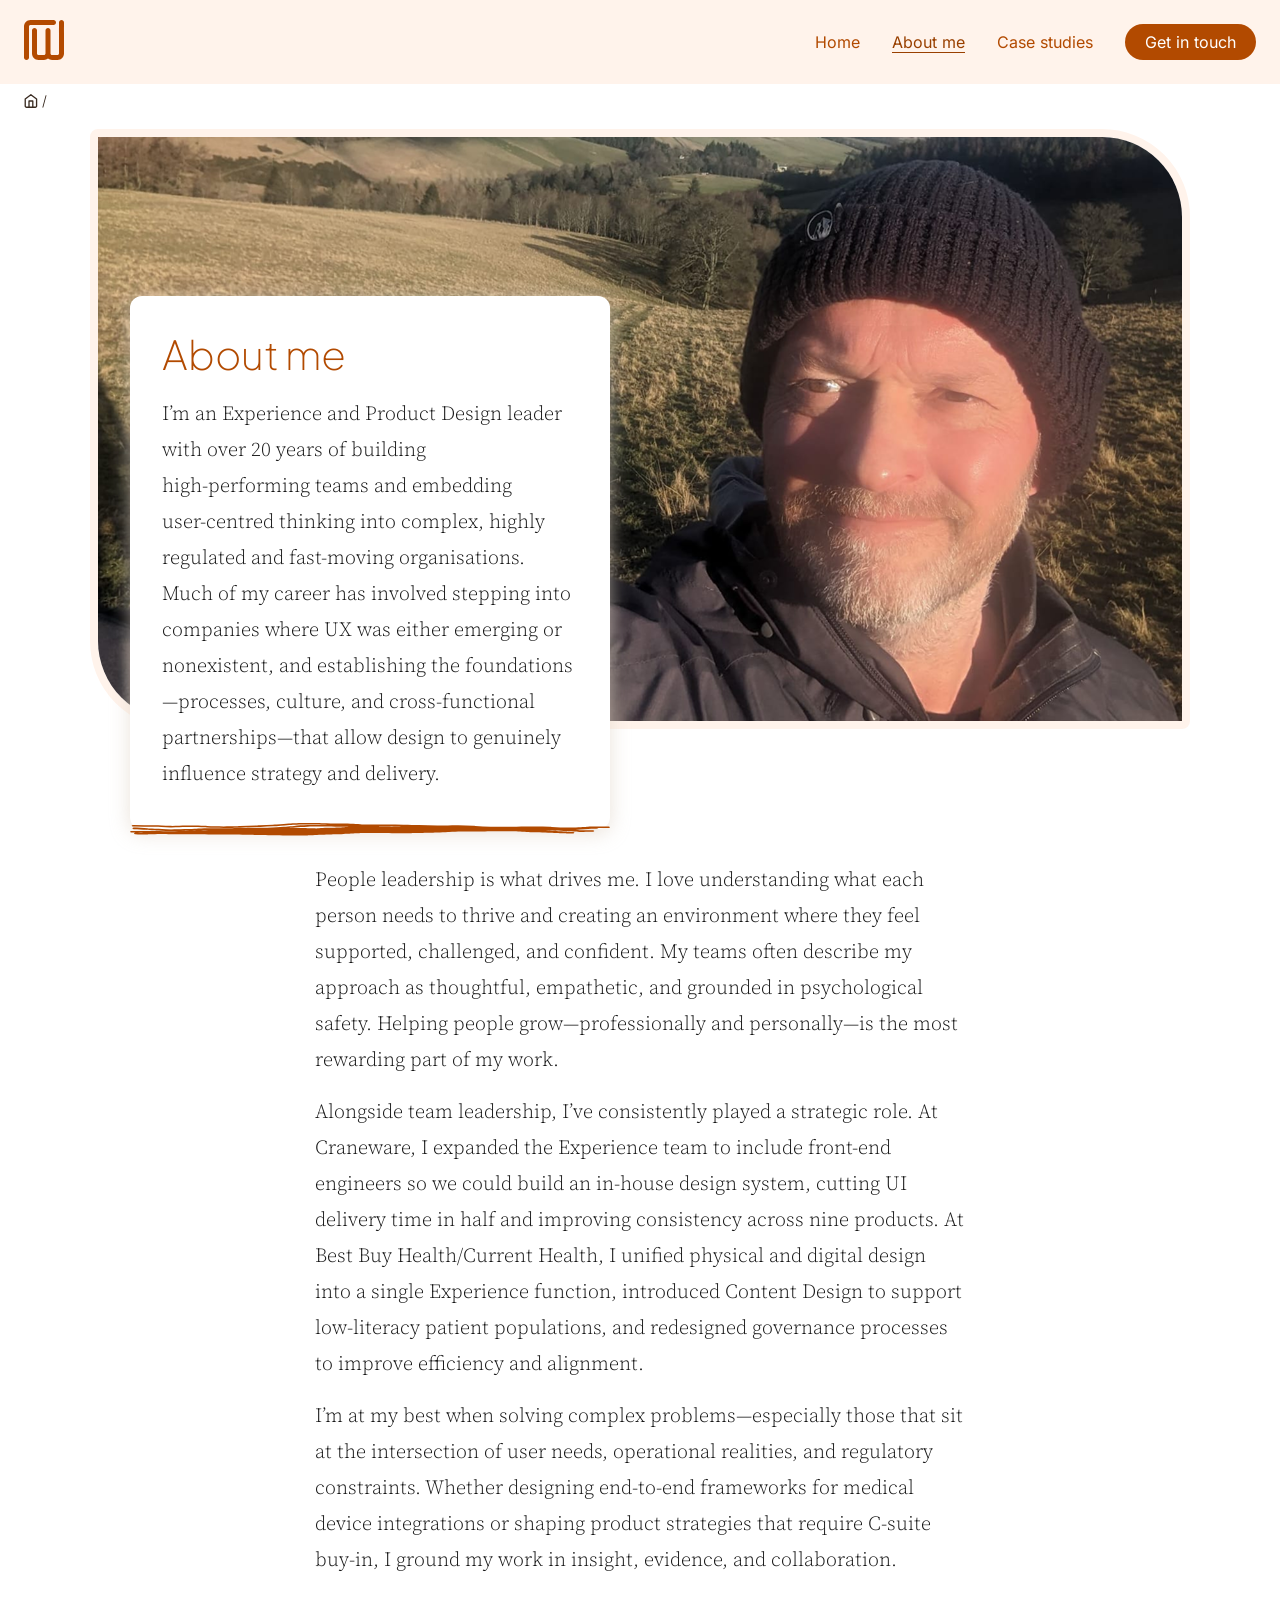
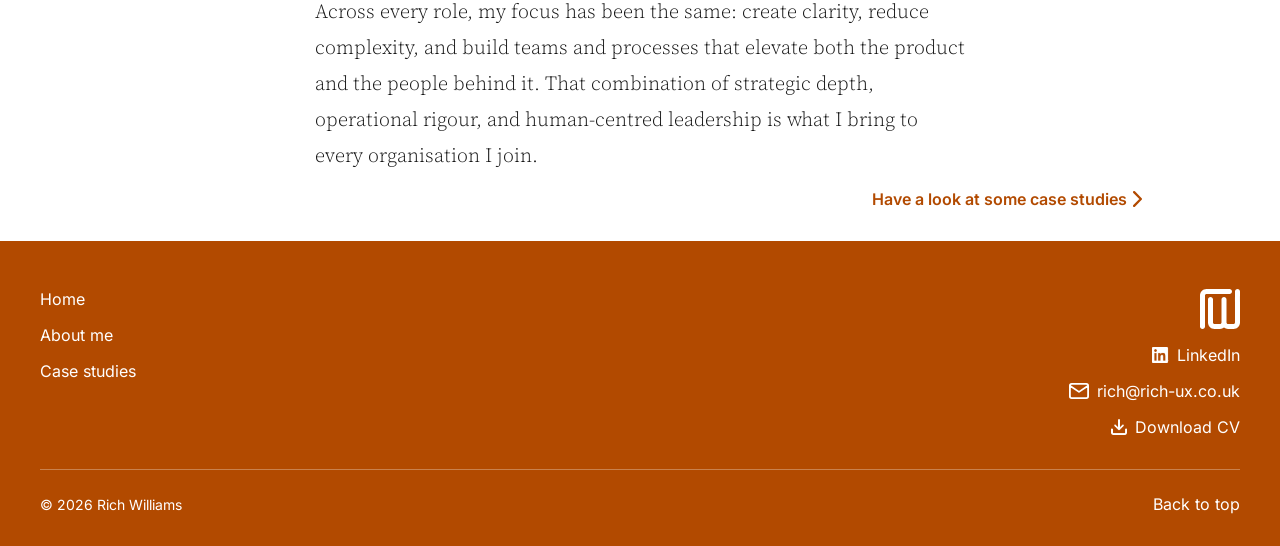
<file: About.html>
<!DOCTYPE html>
<html lang="en">

<head>
    <meta charset="UTF-8" />
    <meta name="viewport" content="width=device-width, initial-scale=1.0" />
    <title>About me - Rich Williams</title>
      <meta property="og:title" content="About me - Rich Williams" />
<meta property="og:description" content="Welcome to my portfolio, here you can read about my UX work and the things I have done to build UX functions from the ground up." />
<meta property="og:image" content="https://rich-ux.co.uk/assets/images/og-home.png" />
<meta property="og:url" content="https://rich-ux.co.uk/about" />
<meta property="og:type" content="website" />
<meta name="author" content="Rich Williams" />
<meta property="article:published_time" content="2026-03-18T00:00:00Z" />
    <link rel="stylesheet" href="style.css" />
    <link rel="icon" type="image/svg+xml" href="assets/icons/rwlogo.svg" />
    <link
        href="https://fonts.googleapis.com/css2?family=Source+Serif+4:ital,opsz,wght@0,8..60,300;0,8..60,400;1,8..60,300;1,8..60,400&display=swap"
        rel="stylesheet">
<!-- Google tag (gtag.js) -->
<script async src="https://www.googletagmanager.com/gtag/js?id=G-6S0Z7FWXJ3"></script>
<script>
  window.dataLayer = window.dataLayer || [];
  function gtag(){dataLayer.push(arguments);}
  gtag('js', new Date());

  gtag('config', 'G-6S0Z7FWXJ3');
</script>

    </head>

<body>

    <!-- Navigation -->
    <nav>
        <div class="nav-inner">
            <div class="nav-logo">
                <a href="../index.html" class="nav-logo"><img src="assets/icons/rwlogo.svg" alt="Rich Williams" /></a>
            </div>
            <button class="nav-toggle" aria-label="Toggle navigation">
                <span></span>
                <span></span>
                <span></span>
            </button>
            <ul class="nav-links">
                <li><a href="index.html">Home</a></li>
                <li><a href="#" class="active">About me</a></li>
                <li><a href="case-studies/index.html">Case studies</a></li>
                <li><a href="Get-in-touch.html" class="small-button">Get in touch</a></li>
            </ul>
        </div>
    </nav>

    <p class="breadcrumb"><a href="index.html"><img src="assets/icons/home.svg" alt="Home" /></a> / </p>
    <!-- Page hero -->
    <section class="section about-hero">
        <div class="container">
            <img src="assets/images/About-hero.png" alt="" class="about-hero-image" />
            <div class="about-hero-card reading">
                <h1 class="heading-xl">About me</h1>
                <p class="mb-lg">I’m an Experience and Product Design leader with over 20 years of building
                    high‑performing teams and
                    embedding user‑centred thinking into complex, highly regulated and fast‑moving organisations. Much
                    of my career has involved stepping into companies where UX was either emerging or nonexistent, and
                    establishing the foundations—processes, culture, and cross‑functional partnerships—that allow design
                    to genuinely influence strategy and delivery.</p>

                <svg class="card-divider" viewBox="0 0 1440 12" preserveAspectRatio="none" fill="none"
                    xmlns="http://www.w3.org/2000/svg">
                    <path
                        d="M547.873 0.00112486C556.497 -0.0103455 564.703 0.0658817 575.033 0.161155C575.039 0.161148 575.044 0.161141 575.05 0.161135C576.592 0.174655 578.011 0.189028 579.595 0.203161C592.304 0.316782 608.635 0.447806 633.414 0.493424C660.767 0.543692 682.5 0.844926 695.744 1.14717C698.2 1.20355 700.788 1.23165 707.24 1.24553C711.489 1.25442 717.162 1.2574 725.466 1.25784C729.815 1.25819 734.997 1.25729 740.941 1.25504C743.165 1.25417 745.629 1.25084 748.038 1.24611C767.749 1.19651 795.05 1.19881 820.434 1.33791C837.796 1.42681 854.274 1.54306 866.773 1.62764C885.071 1.75426 902.698 1.88879 921.875 1.93249C931.959 1.95537 942.474 1.95318 953.745 1.90866C962.042 1.87637 970.833 1.85417 980.151 1.83052C996.888 1.7891 1013.18 1.99351 1029.73 2.23438C1031.84 2.26507 1033.94 2.29633 1036.07 2.32787C1050.66 2.54595 1065.61 2.77458 1081.73 2.90122C1085.93 2.93473 1090.12 2.96038 1094.03 2.98371C1117.24 3.12228 1137.14 3.02761 1158.81 2.92442C1168.75 2.87711 1179.07 2.82793 1190.26 2.79869C1197.57 2.77959 1206.17 2.76997 1215.58 2.76618C1228.98 2.75552 1243.94 2.88125 1258.93 3.09452C1261.11 3.12447 1263.29 3.15499 1265.46 3.18594C1265.47 3.18609 1265.48 3.18624 1265.49 3.18639C1284.44 3.47351 1303.07 3.65802 1318.44 3.62185C1322.03 3.61651 1325.43 3.60403 1328.61 3.58592C1355.33 3.39132 1365.41 3.12402 1373.8 3.00933C1376.96 2.95946 1379.88 2.91646 1383.36 2.8827C1383.54 2.88103 1383.71 2.87939 1383.89 2.87777C1396.43 2.76205 1415.11 2.77872 1434.05 2.81992C1434.12 2.82002 1434.19 2.82012 1434.26 2.82022C1437.47 2.82722 1440.03 3.11418 1440 3.45975C1440.01 3.80534 1437.41 4.079 1434.21 4.07201C1424.06 4.04977 1414.12 4.03518 1405.24 4.04273C1404.78 4.33979 1402.39 4.565 1399.52 4.56466C1396.64 4.56485 1391.37 4.60166 1383.9 4.68834C1372.71 4.80128 1356.57 5.15283 1335.97 5.52775C1338.33 5.56668 1340.31 5.60434 1342.03 5.64057C1344.06 5.68299 1345.62 5.71986 1346.96 5.75122C1349.74 5.81647 1351.6 5.85837 1354.89 5.8713C1361.87 5.85142 1372.47 5.76589 1383.9 5.74418C1384.94 5.74204 1386.03 5.74011 1387.09 5.73857C1390.27 5.73402 1392.85 6.01267 1392.84 6.35806C1392.82 6.70369 1390.22 6.98515 1387.04 6.98995C1386.97 6.99009 1386.91 6.99024 1386.85 6.99038C1385.88 6.99182 1384.86 6.99365 1383.9 6.99564C1372.44 7.01698 1361.39 7.10703 1354.05 7.12737C1352.03 7.13288 1350.28 7.13327 1348.97 7.13075C1347.93 7.12878 1346.62 7.12475 1345.89 7.11085C1345.79 7.10899 1345.61 7.10517 1345.39 7.09873C1345.39 7.09856 1345.38 7.09839 1345.38 7.09822C1345.26 7.09468 1344.63 7.07678 1343.96 7.03163C1343.83 7.02251 1343.53 7.00206 1343.19 6.96786C1343.11 6.96574 1343.02 6.96361 1342.93 6.96149C1341.7 6.93205 1340.45 6.90159 1339.1 6.87228C1335 6.78174 1329.04 6.68565 1318.44 6.54273C1315.34 6.50072 1311.93 6.45338 1308 6.39572C1291.97 6.22969 1264.86 5.58526 1231.08 5.34145C1233.36 5.37998 1235.64 5.42057 1237.93 5.46292C1243.68 5.56909 1249.47 5.68808 1255.24 5.81422C1257.47 5.86255 1259.65 5.91125 1261.87 5.96081C1265.46 6.04072 1269.05 6.12171 1272.65 6.19987C1275.07 6.25266 1277.51 6.30435 1279.94 6.35406C1279.94 6.35413 1279.95 6.35419 1279.96 6.35426C1283.33 6.42333 1286.72 6.48903 1290.12 6.54993C1291.33 6.57203 1292.49 6.59256 1293.67 6.6124C1298.34 6.69073 1302.91 6.75731 1308.18 6.84855C1308.82 6.86294 1309.51 6.88088 1310.04 6.89551C1310.6 6.91098 1311.14 6.92648 1311.64 6.94202C1312.09 6.95573 1312.51 6.96953 1312.92 6.98231C1312.98 6.984 1313.03 6.9857 1313.09 6.98739C1313.55 7.00165 1313.99 7.01475 1314.42 7.02704C1314.85 7.03931 1315.24 7.05103 1315.63 7.06114C1315.64 7.06114 1315.64 7.06114 1315.65 7.06114C1316.06 7.0715 1316.38 7.07924 1316.82 7.08801C1317.38 7.09897 1317.86 7.10727 1318.44 7.11527C1318.44 7.11528 1318.44 7.11528 1318.44 7.11528C1319.01 7.12306 1319.6 7.12978 1320.18 7.13542C1320.76 7.14105 1321.37 7.14567 1321.98 7.1496C1322.59 7.15352 1323.2 7.15693 1323.83 7.15955C1324.46 7.16218 1325.08 7.16413 1325.72 7.16583C1326.36 7.16753 1327 7.16905 1327.64 7.1702C1329.14 7.17283 1330.56 7.2356 1331.6 7.34803C1332.65 7.46045 1333.23 7.61276 1333.23 7.77397C1333.22 7.93514 1332.62 8.09351 1331.57 8.21494C1330.51 8.33629 1329.09 8.41018 1327.59 8.42165C1327.19 8.42472 1326.78 8.42794 1326.37 8.43084C1326.13 8.43256 1325.89 8.43402 1325.64 8.43565C1324.98 8.44002 1324.33 8.44444 1323.66 8.44787C1322.98 8.4513 1322.33 8.45383 1321.64 8.45581C1320.95 8.45778 1320.27 8.45901 1319.57 8.45884C1319.2 8.45875 1318.83 8.45829 1318.44 8.4574C1318.1 8.45659 1317.76 8.45542 1317.41 8.45383C1316.7 8.45067 1315.89 8.44463 1315.18 8.43678C1314.66 8.43127 1313.99 8.42173 1313.45 8.41299C1312.88 8.40386 1312.33 8.39355 1311.79 8.38274C1311.26 8.3719 1310.74 8.36032 1310.24 8.34926C1310.18 8.34812 1310.13 8.34698 1310.08 8.34585C1309.63 8.33604 1309.21 8.32638 1308.81 8.31767C1308.36 8.30794 1307.94 8.29943 1307.54 8.29196C1307.1 8.28358 1306.82 8.27986 1306.49 8.27558C1302.12 8.24029 1296.7 8.21187 1291.56 8.16902C1290.92 8.16377 1290.26 8.15804 1289.62 8.15235C1286.24 8.12291 1282.86 8.08876 1279.48 8.05094C1277.03 8.0235 1274.57 7.99421 1272.12 7.9636C1268.5 7.91859 1264.87 7.87073 1261.25 7.82392C1259 7.79481 1256.79 7.7664 1254.55 7.7386C1248.69 7.66596 1242.82 7.60094 1236.92 7.54868C1231.06 7.49641 1225.14 7.45665 1219.21 7.42698C1218.03 7.42095 1216.82 7.41519 1215.58 7.40971C1210.84 7.38831 1205.98 7.35915 1201.27 7.31908C1196.93 7.28146 1192.47 7.21588 1188.33 7.14817C1186.13 7.11171 1183.93 7.07471 1181.8 7.0377C1181.79 7.03749 1181.79 7.03729 1181.78 7.03709C1179.89 7.0046 1178.05 6.97243 1176.2 6.94187C1172.25 6.87605 1168.37 6.81738 1164.49 6.76791C1160.62 6.71843 1156.76 6.67806 1152.87 6.64706C1149.01 6.61637 1145.1 6.59417 1141.21 6.58053C1137.33 6.56677 1133.46 6.56119 1129.45 6.56161C1124.17 6.56282 1118.91 6.574 1113.5 6.58724C1108.14 6.60077 1102.72 6.61771 1097.35 6.63485C1096.75 6.63662 1096.2 6.63834 1095.68 6.64005C1095.1 6.64176 1094.52 6.64346 1094.03 6.64517C1093.37 6.64757 1092.4 6.65039 1091.71 6.65333C1091.71 6.65333 1091.7 6.65334 1091.69 6.65334C1088.18 6.66679 1084.66 6.68235 1081.13 6.69789C1075.7 6.72194 1070.23 6.74676 1064.76 6.76954C1059.29 6.79227 1053.78 6.8133 1048.23 6.82905C1042.68 6.84448 1037.02 6.85552 1031.3 6.84967C1026.2 6.84502 1021.07 6.83549 1016.05 6.8269C1014.72 6.82465 1013.39 6.82247 1012.07 6.82036C1005.78 6.81078 999.681 6.80805 993.657 6.82573C987.637 6.84292 981.629 6.87976 975.569 6.93455C969.507 6.98934 963.41 7.06082 957.207 7.1488C956.031 7.16533 954.889 7.18221 953.781 7.19942C948.699 7.27656 943.706 7.35134 938.638 7.4234C932.412 7.51157 926.215 7.59409 919.895 7.67037C916.378 7.71266 912.684 7.74852 909.13 7.77584C905.593 7.80352 902.029 7.82446 898.555 7.84091C897.131 7.84758 895.721 7.85333 894.327 7.85888C892.302 7.86699 890.25 7.87377 888.272 7.88073C884.908 7.89238 881.648 7.904 878.446 7.919C875.269 7.93409 872.168 7.95309 869.193 7.97987C866.096 8.00761 863.562 8.03865 860.51 8.08602C853.095 8.16706 848.499 8.17442 843.395 8.18429C842.39 8.18621 841.362 8.18856 840.291 8.19114C834.174 8.19966 828.053 8.19667 822.019 8.18948C815.939 8.18205 809.923 8.17013 803.858 8.15673C797.866 8.14352 791.758 8.12823 785.758 8.11416C779.732 8.1 773.724 8.08646 767.692 8.07398C761.636 8.06155 755.522 8.04997 749.611 8.04022C749.102 8.03941 748.586 8.03854 748.067 8.03763C745.237 8.03173 741.993 8.02256 739.226 8.01043C736.806 8.00051 734.355 7.98928 732.048 7.97758C731.092 7.97285 730.132 7.9681 729.174 7.96349C725.913 7.94745 722.761 7.93244 719.689 7.92276C716.69 7.9128 713.615 7.90834 710.787 7.91139C707.909 7.91453 705.012 7.92596 702.21 7.94551C699.275 7.96628 696.798 7.99012 693.697 8.02987C691.672 8.05606 689.639 8.08234 687.672 8.10839C684.717 8.14742 681.724 8.18699 678.766 8.22754C675.807 8.26807 672.843 8.30916 669.909 8.35157C668.962 8.36521 667.96 8.3796 667.009 8.39359C664.065 8.43681 661.162 8.4809 658.259 8.52707C655.363 8.57315 652.487 8.62087 649.631 8.67105C646.768 8.72143 643.931 8.77351 641.057 8.82942C636.17 8.92475 631.497 8.97287 627.378 9.00656C623.23 9.04 619.34 9.06094 615.576 9.08089C614.872 9.08461 614.171 9.08833 613.471 9.09204C610.38 9.10782 607.432 9.12266 604.471 9.1396C600.794 9.16045 597.284 9.18391 593.667 9.21094C590.189 9.23751 586.478 9.26801 583.035 9.30248C579.381 9.33758 576.079 9.37456 572.353 9.41939C568.793 9.46326 565.104 9.51923 560.982 9.57998C557.121 9.64004 552.724 9.70198 548.547 9.75604C544.22 9.81036 539.937 9.85761 535.633 9.89406C534.87 9.90171 533.683 9.90905 532.987 9.91555C529.656 9.93994 526.193 9.9592 522.863 9.9736C518.602 9.99201 514.333 10.0028 510.105 10.0078C505.885 10.0128 501.529 10.0119 497.453 10.006C490.849 9.99628 484.274 9.98262 477.687 9.9675C471.141 9.95231 464.574 9.93537 458.007 9.91745C451.845 9.90053 445.634 9.8829 439.48 9.86456C439.11 9.86347 438.741 9.86237 438.373 9.86125C431.831 9.84119 425.286 9.81571 418.751 9.7849C417.291 9.77807 415.882 9.77108 414.418 9.76374C409.342 9.73804 404.239 9.70916 399.175 9.67809C399.14 9.67778 399.105 9.67747 399.07 9.67716C392.556 9.63739 386.149 9.59408 379.684 9.55092C377.314 9.53524 375.03 9.51996 372.715 9.50528C370.394 9.49059 368.12 9.47678 365.821 9.46378C363.524 9.4508 361.233 9.43901 358.985 9.42895C356.702 9.41884 354.49 9.41047 352.251 9.40478C350.201 9.39941 348.165 9.39706 345.936 9.3944C345.732 9.39417 345.528 9.39393 345.324 9.3937C342.897 9.39094 340.122 9.38446 337.546 9.37137C330.713 9.33558 324.08 9.30915 317.314 9.29188C311.29 9.27649 305.276 9.26856 299.214 9.26616C298.454 9.26585 297.697 9.26553 296.945 9.2652C294.308 9.26402 291.607 9.26284 288.941 9.26084C284.794 9.25775 280.588 9.25328 276.42 9.2469C269.514 9.23639 262.625 9.21987 255.67 9.19711C248.743 9.17447 241.783 9.14553 234.848 9.11421C227.919 9.08292 220.933 9.04952 214.037 9.01826C206.355 8.98315 198.727 8.95549 191.04 8.93841C183.474 8.92131 175.905 8.91399 168.34 8.91555C168.251 8.91557 168.162 8.9156 168.073 8.91563C160.42 8.91573 152.799 8.96892 145.146 9.01738C137.491 9.0664 129.814 9.07912 122.15 9.02621C121.954 9.02492 121.757 9.0236 121.558 9.02224C117.157 8.99194 112.759 8.93629 108.36 8.85733C105.931 8.86062 103.603 8.85802 101.365 8.85314C91.4358 8.82233 83.22 8.81404 74.8052 8.90213C69.1937 8.95731 63.4824 9.00456 57.2018 9.04459C55.7288 9.05976 54.4377 9.08138 52.9858 9.10746C52.6955 9.11243 52.3883 9.11741 52.0774 9.12272C50.1211 9.1563 47.9092 9.19144 44.7665 9.21366C38.5453 9.25799 29.009 9.24835 16.6998 8.95609C13.5808 8.88225 11.6081 8.54898 12.2766 8.21144C12.7428 7.97467 14.4087 7.79874 16.417 7.74023C12.7007 7.70007 8.97055 7.65806 5.26919 7.61633C3.79507 7.59961 2.39763 7.52193 1.4155 7.39842C0.425852 7.27488 -0.0752957 7.11618 0.00924291 6.9553C0.0933857 6.79437 0.766166 6.64342 1.87539 6.53353C2.99034 6.42377 4.4385 6.36431 5.92924 6.3669C9.87339 6.37407 13.8015 6.38132 17.7282 6.38643C21.6733 6.39161 25.5913 6.39463 29.5038 6.3962C33.42 6.39778 37.3694 6.39758 41.2986 6.3962C45.2156 6.39475 49.1451 6.39244 53.0882 6.38887C57.0525 6.3854 60.918 6.38052 64.8714 6.37545C67.2666 6.37234 69.6434 6.36927 71.9869 6.36568C72.8564 6.36445 73.716 6.36276 74.5868 6.36141C74.6595 6.3613 74.7323 6.36119 74.8052 6.36108C75.4445 6.36013 76.0675 6.35978 76.7164 6.35984C84.3224 6.35536 91.985 6.44597 99.602 6.54745C106.919 6.64475 114.231 6.70876 121.558 6.69016C121.9 6.68944 122.238 6.68861 122.573 6.68769C130.22 6.66906 137.876 6.58417 145.52 6.46596C153.125 6.34888 160.703 6.22983 168.322 6.1633C168.361 6.16294 168.4 6.16259 168.439 6.16225C176.081 6.09325 183.714 6.03417 191.35 5.98554C197.256 5.94791 203.112 5.91642 208.975 5.8907C211.271 5.85572 213.566 5.8236 215.821 5.79359C222.385 5.70618 228.955 5.60039 235.431 5.5006C223.906 5.53568 214.653 5.62171 205.838 5.71802C204.663 5.73093 203.472 5.74421 202.31 5.75743C191.69 5.87827 181.385 6.00396 168.321 6.09137C166.682 6.10241 165.015 6.11423 163.298 6.12708C147.027 6.26568 133.263 6.49134 121.558 6.44463C101.526 6.38486 87.6245 5.92817 77.5763 5.9092C76.6157 5.90222 75.7105 5.89632 74.8052 5.89121C60.7541 5.81101 54.4132 5.69236 48.3561 5.46966C39.3226 5.13491 21.8812 4.9445 13.1173 4.93742C9.93142 4.93485 7.36091 4.65244 7.37948 4.30691C7.3909 3.96129 9.98492 3.68299 13.1727 3.68555C22.4214 3.69302 41.2945 3.88655 52.0552 4.28493C56.5079 4.44947 61.5478 4.55987 74.8052 4.63817C75.8572 4.64432 76.9431 4.65159 78.0804 4.66042C87.9803 4.68412 101.688 5.13416 121.558 5.19273C133.242 5.23962 147.02 5.01318 163.397 4.87429C165.079 4.86178 166.708 4.85028 168.313 4.83944C180.878 4.75529 190.815 4.6334 201.301 4.51261C202.454 4.49935 203.624 4.4858 204.805 4.47275C204.812 4.47273 204.819 4.47272 204.827 4.47271C215.682 4.35243 227.505 4.24483 243.446 4.23265C260.97 4.21973 281.39 4.20908 299.221 4.15223C318.796 4.09166 335.246 4.06657 341.376 4.02595C343.687 4.01089 345.907 3.99281 348.254 3.97423C357.269 3.90061 368.148 3.82914 392.664 3.833C398.024 3.83268 404.314 3.84101 411.166 3.85102C421.189 3.70907 430.92 3.56529 439.48 3.47162C439.689 3.46925 439.899 3.46692 440.11 3.46463C447.593 3.38455 454.551 3.23722 461.222 3.07582C463.165 3.02936 465.1 2.98077 467.032 2.93239C471.706 2.81571 476.383 2.69909 480.941 2.60889C484.575 2.537 488.375 2.4506 492.398 2.35925C503.793 2.1003 516.969 1.8014 532.987 1.67908C537.381 1.64349 542.433 1.61841 547.406 1.61292C571.631 1.58486 592.412 1.62855 610.294 1.67231C597.142 1.61065 587.005 1.52651 578.541 1.45023C576.976 1.4358 575.438 1.42177 573.944 1.40823C563.547 1.31233 555.972 1.24162 547.949 1.25231C542.552 1.2593 537.376 1.26795 532.987 1.27479C505.211 1.31211 492.494 1.42752 478.44 1.6909C474.132 1.77161 469.378 1.87913 464.256 1.99486C456.724 2.16535 448.341 2.35386 439.48 2.50176C436.274 2.55451 433.039 2.60094 429.753 2.63825C418.034 2.77071 404.949 2.95103 391.067 3.1205C391.062 3.12048 391.056 3.12046 391.051 3.12044C388.345 3.15368 385.6 3.18659 382.83 3.21896C365.961 3.41642 348.213 3.59266 330.939 3.70207C329.092 3.7137 326.883 3.73116 324.335 3.75197C317.909 3.80445 309.446 3.87799 299.222 3.93302C286.064 4.00538 270.166 4.0082 252.458 3.85514C245.543 3.79627 238.375 3.692 230.183 3.58211C227.689 3.5487 225.102 3.51448 222.393 3.48163C210.727 3.34067 196.531 3.2075 177.638 3.22167C174.668 3.22387 171.556 3.22989 168.303 3.23978C154.706 3.26012 139.265 3.57976 123.335 3.55161C122.749 3.55113 122.16 3.55036 121.558 3.54927C112.417 3.54069 103.16 3.38127 93.9979 3.22337C87.4946 3.11432 81.1076 3.04159 74.8052 3.02429C52.5669 2.9577 31.5853 2.87183 10.5804 2.78587C10.5749 2.78587 10.5695 2.78587 10.564 2.78587C7.38016 2.77284 4.89001 2.48182 4.9996 2.13643C5.11365 1.79123 7.79244 1.52168 10.9629 1.53461C31.9068 1.62026 52.7355 1.70587 74.8052 1.77228C81.1837 1.78979 87.6565 1.86443 94.2346 1.97534C103.274 2.13157 112.455 2.28865 121.558 2.29748C122.144 2.29854 122.72 2.29931 123.289 2.29979C139.14 2.32903 154.629 2.00898 168.295 1.98753C171.715 1.97701 174.975 1.97074 178.098 1.96854C197.321 1.95523 211.757 2.09331 223.599 2.23777C226.447 2.27278 229.128 2.30825 231.674 2.34266C239.774 2.45244 246.507 2.55142 253.058 2.60729C270.603 2.75914 286.264 2.75293 299.224 2.67885C308.769 2.62538 316.778 2.55549 323.016 2.50405C325.648 2.48258 327.911 2.46443 329.885 2.45209C346.822 2.34375 364.293 2.16957 381.151 1.97369C383.882 1.94185 386.6 1.90962 389.308 1.87684C389.313 1.87666 389.319 1.87647 389.324 1.87629C403.181 1.70821 416.53 1.52709 428.446 1.39327C432.262 1.35055 435.906 1.29662 439.48 1.23536C447.125 1.10246 454.252 0.94165 460.991 0.788163C466.295 0.667834 471.409 0.552431 476.447 0.457953C491.381 0.178002 504.842 0.0607109 532.987 0.0233612C537.368 0.0166063 542.539 0.00803471 547.873 0.00112486ZM22.18 7.80066C29.8325 7.9575 36.0693 7.99058 40.729 7.98011C36.7773 7.94448 32.8308 7.90709 28.9075 7.86841C26.6513 7.8464 24.4153 7.82383 22.18 7.80066ZM412.096 5.10369C410.871 5.12144 409.598 5.13912 408.348 5.15679C411.834 5.15544 415.276 5.15329 418.736 5.14973C422.973 5.14535 427.237 5.13947 431.47 5.13155C424.722 5.12335 418.184 5.11267 412.096 5.10369ZM547.464 2.86474C542.434 2.8703 537.37 2.89639 532.987 2.9337C518.41 3.05095 506.358 3.32276 495.301 3.57389C491.115 3.66877 487.054 3.76053 483.039 3.84001C481.374 3.87296 479.712 3.90939 478.033 3.94804C487.801 3.96766 496.785 3.98827 504.13 4.00542C516.125 4.03349 525.396 4.07825 532.987 4.12841C539.234 4.16811 544.451 4.20751 549.436 4.24541C552.65 4.26951 555.63 4.29243 558.796 4.31238C561.29 4.26774 564.089 4.22302 566.721 4.18346C570.601 4.12737 574.622 4.073 578.495 4.02605C582.428 3.97876 586.325 3.93581 590.303 3.89855C594.155 3.86117 598.145 3.82877 601.976 3.80002C605.675 3.77273 609.23 3.7489 612.797 3.72548C613 3.72415 613.204 3.72283 613.408 3.7215C617.073 3.69675 620.772 3.67259 624.051 3.64195C627.422 3.61046 630.267 3.57503 632.744 3.52443C635.856 3.46138 639.07 3.40033 642.223 3.34318C645.391 3.28589 648.544 3.23208 651.686 3.18121C654.838 3.13024 657.957 3.08215 661.083 3.03612C662.094 3.02124 663.15 3.00588 664.154 2.99152C664.617 2.9849 665.079 2.97814 665.54 2.97162C659.423 2.97976 653.064 2.9853 646.508 2.98693C637.026 2.98931 626.892 2.96557 615.725 2.9379C596.674 2.89035 574.53 2.83318 547.464 2.86474ZM758.26 2.5907C755.807 2.60021 752.465 2.61848 748.044 2.64814C747.607 2.65112 747.158 2.65417 746.695 2.65728C745.529 2.66512 744.277 2.67374 742.94 2.68225C742.971 2.68243 743.004 2.68231 743.035 2.68249C744.792 2.69248 746.437 2.70151 748.044 2.7096C749.53 2.71648 751.008 2.72325 752.526 2.72994C758.277 2.75521 763.944 2.78203 769.571 2.81069C775.308 2.83934 780.93 2.86957 786.641 2.90123C792.309 2.93283 798.054 2.96565 803.691 2.99778C809.406 3.03016 815.038 3.06237 820.72 3.09073C822.528 3.09977 824.356 3.10849 826.165 3.11663C822.114 3.06008 817.9 3.00963 813.457 2.95954C809.901 2.91952 806.213 2.87966 802.299 2.83727C800.819 2.82113 799.019 2.79856 796.898 2.77316C788.553 2.67356 775.451 2.52472 758.26 2.5907ZM871.508 3.06953C872.825 3.06885 874.146 3.06876 875.438 3.06957C879.122 3.07195 882.715 3.07939 886.251 3.08653C888.724 3.09155 891.168 3.09682 893.588 3.10051C894.6 3.10203 895.614 3.10317 896.622 3.10418C898.314 3.10588 899.994 3.10633 901.646 3.106C890.008 3.04452 878.59 2.96076 866.711 2.87853C866.554 2.87744 866.396 2.87671 866.238 2.87562C868.038 2.942 869.794 3.00667 871.508 3.06953Z"
                        fill="#B24A00" />
                </svg>
            </div>

        </div>
    </section>

    <section class="section">
        <div class="container reading">

            <div class="prose">
                <p>People leadership is what drives me. I love understanding what each person needs to thrive and
                    creating an environment where they feel supported, challenged, and confident. My teams often
                    describe my approach as thoughtful, empathetic, and grounded in psychological safety. Helping people
                    grow—professionally and personally—is the most rewarding part of my work.</p>
                <p>Alongside team leadership, I’ve consistently played a strategic role. At Craneware, I expanded the
                    Experience team to include front‑end engineers so we could build an in‑house design system, cutting
                    UI delivery time in half and improving consistency across nine products. At Best Buy Health/Current
                    Health, I unified physical and digital design into a single Experience function, introduced Content
                    Design to support low‑literacy patient populations, and redesigned governance processes to improve
                    efficiency and alignment.</p>
                <p>I’m at my best when solving complex problems—especially those that sit at the intersection of user
                    needs, operational realities, and regulatory constraints. Whether designing end‑to‑end frameworks
                    for medical device integrations or shaping product strategies that require C‑suite buy‑in, I ground
                    my work in insight, evidence, and collaboration.</p>
                <p>Across every role, my focus has been the same: create clarity, reduce complexity, and build teams and
                    processes that elevate both the product and the people behind it. That combination of strategic
                    depth, operational rigour, and human‑centred leadership is what I bring to every organisation I
                    join.</p>

            </div>
            <a href="/case-studies/index.html" class="text-link text-link-right">Have a look at some case studies <img
                    src="assets/icons/chevron-right.svg" alt="" /></a>
        </div>
    </section>

    <!-- Footer -->
    <footer>
        <div>
            <div class="footer-inner">

                <!-- Nav links left -->
                <div class="footer-nav">
                    <ul>
                        <li><a href="index.html">Home</a></li>
                        <li><a href="About.html">About me</a></li>
                        <li><a href="case-studies/index.html">Case studies</a></li>
                    </ul>
                </div>

                <!-- Logo and links right -->
                <div class="footer-right">
                    <img src="assets/icons/rwlogo.svg" alt="Rich Williams" class="footer-logo" />
                    <a href="https://www.linkedin.com/in/richinname" target="_blank" class="footer-link">
                        <img src="assets/icons/LinkedIn.png" alt="" />
                        LinkedIn
                    </a>
                    <a href="mailto:rich@rich-ux.co.uk" class="footer-link">
                        <img src="assets/icons/email.svg" alt="" />
                        rich@rich-ux.co.uk
                    </a>
                    <a href="assets/rich-williams-cv.pdf" target="_blank" rel="noopener noreferrer" download
                        class="footer-link">
                        <img src="assets/icons/download.png" alt="" />
                        Download CV
                    </a>
                </div>

            </div>

            <!-- Footer bottom bar -->
            <div class="footer-bottom">
                <span>© 2026 Rich Williams</span>
                <a href="#" class="footer-link">Back to top</a>
            </div>

        </div>
    </footer>
    <script src="main.js"></script>
</body>

</html>
</file>
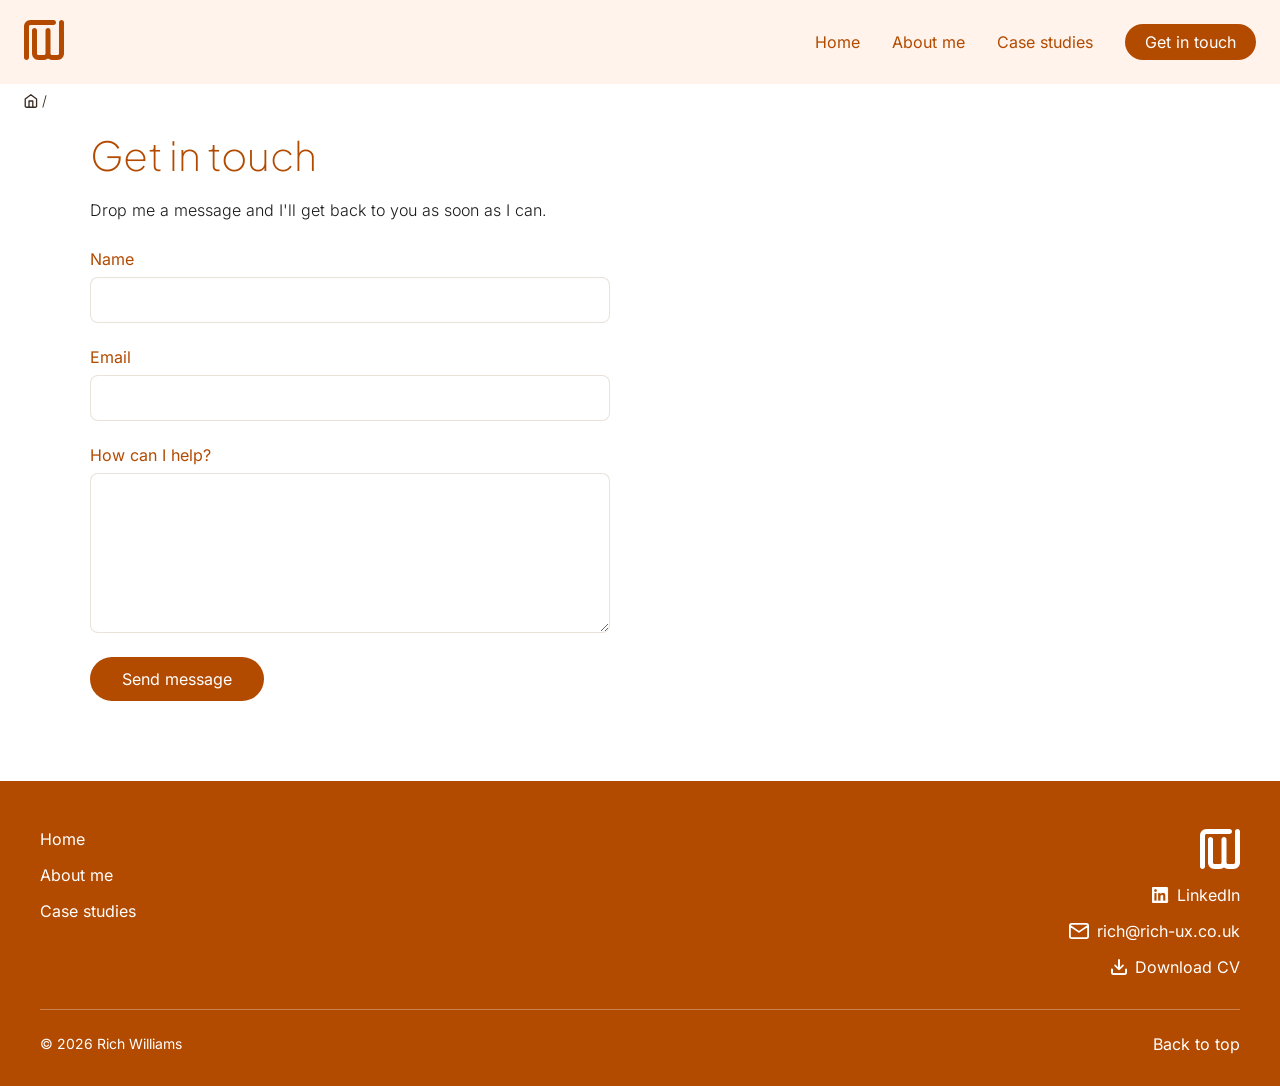
<file: Get-in-touch.html>
<!DOCTYPE html>
<html lang="en">

<head>
    <meta charset="UTF-8" />
    <meta name="viewport" content="width=device-width, initial-scale=1.0" />
    <title>Rich Williams</title>
 <meta property="og:title" content="Get in touch - Rich Williams" />
<meta property="og:description" content="I'd love to hear from you. If you want to get in touch to chat UX, Product Deisgn or anything else please fill in the form and I'll get back to you as soon as i can." />
<meta property="og:image" content="https://rich-ux.co.uk/assets/images/og-home.png" />
<meta property="og:url" content="https://rich-ux.co.uk/get-in-touch" />
<meta property="og:type" content="website" />
<meta name="author" content="Rich Williams" />
<meta property="article:published_time" content="2026-03-18T00:00:00Z" />

    <link rel="stylesheet" href="style.css" />
    <link rel="icon" type="image/svg+xml" href="assets/icons/rwlogo.svg" />
    <link
        href="https://fonts.googleapis.com/css2?family=Source+Serif+4:ital,opsz,wght@0,8..60,300;0,8..60,400;1,8..60,300;1,8..60,400&display=swap"
        rel="stylesheet">

<!-- Google tag (gtag.js) -->
<script async src="https://www.googletagmanager.com/gtag/js?id=G-6S0Z7FWXJ3"></script>
<script>
  window.dataLayer = window.dataLayer || [];
  function gtag(){dataLayer.push(arguments);}
  gtag('js', new Date());

  gtag('config', 'G-6S0Z7FWXJ3');
</script>

    </head>



<!-- Navigation -->
<nav>
    <div class="nav-inner">
        <div class="nav-logo">
            <a href="../index.html" class="nav-logo"><img src="assets/icons/rwlogo.svg" alt="Rich Williams" /></a>
        </div>
        <button class="nav-toggle" aria-label="Toggle navigation">
            <span></span>
            <span></span>
            <span></span>
        </button>
        <ul class="nav-links">
            <li><a href="index.html">Home</a></li>
            <li><a href="About.html">About me</a></li>
            <li><a href="case-studies/index.html">Case studies</a></li>
            <li><a href="#" class="small-button">Get in touch</a></li>
        </ul>
    </div>
</nav>

<p class="breadcrumb"><a href="index.html"><img src="assets/icons/home.svg" alt="Home" /></a> / </p>

<body>

    <!-- Page title -->
    <section class="section page-title">
        <div class="container">
            <h1 class="heading-xl">Get in touch</h1>
            <div class="page-intro">
                <p>Drop me a message and I'll get back to you as soon as I can.</p>
            </div>

        </div>
    </section>

    <section class="section">
        <div class="container">

            <form name="contact" method="POST" data-netlify="true">
                <input type="hidden" name="form-name" value="contact" />

                <div class="form-field">
                    <label for="name">Name</label>
                    <input type="text" id="name" name="name" required />
                </div>

                <div class="form-field">
                    <label for="email">Email</label>
                    <input type="email" id="email" name="email" required />
                </div>

                <div class="form-field">
                    <label for="message">How can I help?</label>
                    <textarea id="message" name="message" rows="6" required></textarea>
                </div>

                <button type="submit" class="small-button">Send message</button>
                <div class="toast" id="toast">Thanks for your message — I'll be in touch soon!</div>
            </form>
        </div>
    </section>

    <!-- Footer -->
    <footer>
        <div>
            <div class="footer-inner">

                <!-- Nav links left -->
                <div class="footer-nav">
                    <ul>
                        <li><a href="index.html">Home</a></li>
                        <li><a href="About.html">About me</a></li>
                        <li><a href="case-studies/index.html">Case studies</a></li>
                    </ul>
                </div>

                <!-- Logo and links right -->
                <div class="footer-right">
                    <img src="assets/icons/rwlogo.svg" alt="Rich Williams" class="footer-logo" />
                    <a href="https://www.linkedin.com/in/richinname" target="_blank" class="footer-link">
                        <img src="assets/icons/LinkedIn.png" alt="" />
                        LinkedIn
                    </a>
                    <a href="mailto:rich@rich-ux.co.uk" class="footer-link">
                        <img src="assets/icons/email.svg" alt="" />
                        rich@rich-ux.co.uk
                    </a>
                    <a href="assets/rich-williams-cv.pdf" target="_blank" rel="noopener noreferrer" download
                        class="footer-link">
                        <img src="assets/icons/download.png" alt="" />
                        Download CV
                    </a>
                </div>

            </div>

            <!-- Footer bottom bar -->
            <div class="footer-bottom">
                <span>© 2026 Rich Williams</span>
                <a href="#" class="footer-link">Back to top</a>
            </div>

        </div>
    </footer>


    <script src="main.js"></script>

    
</body>

</html>
</file>
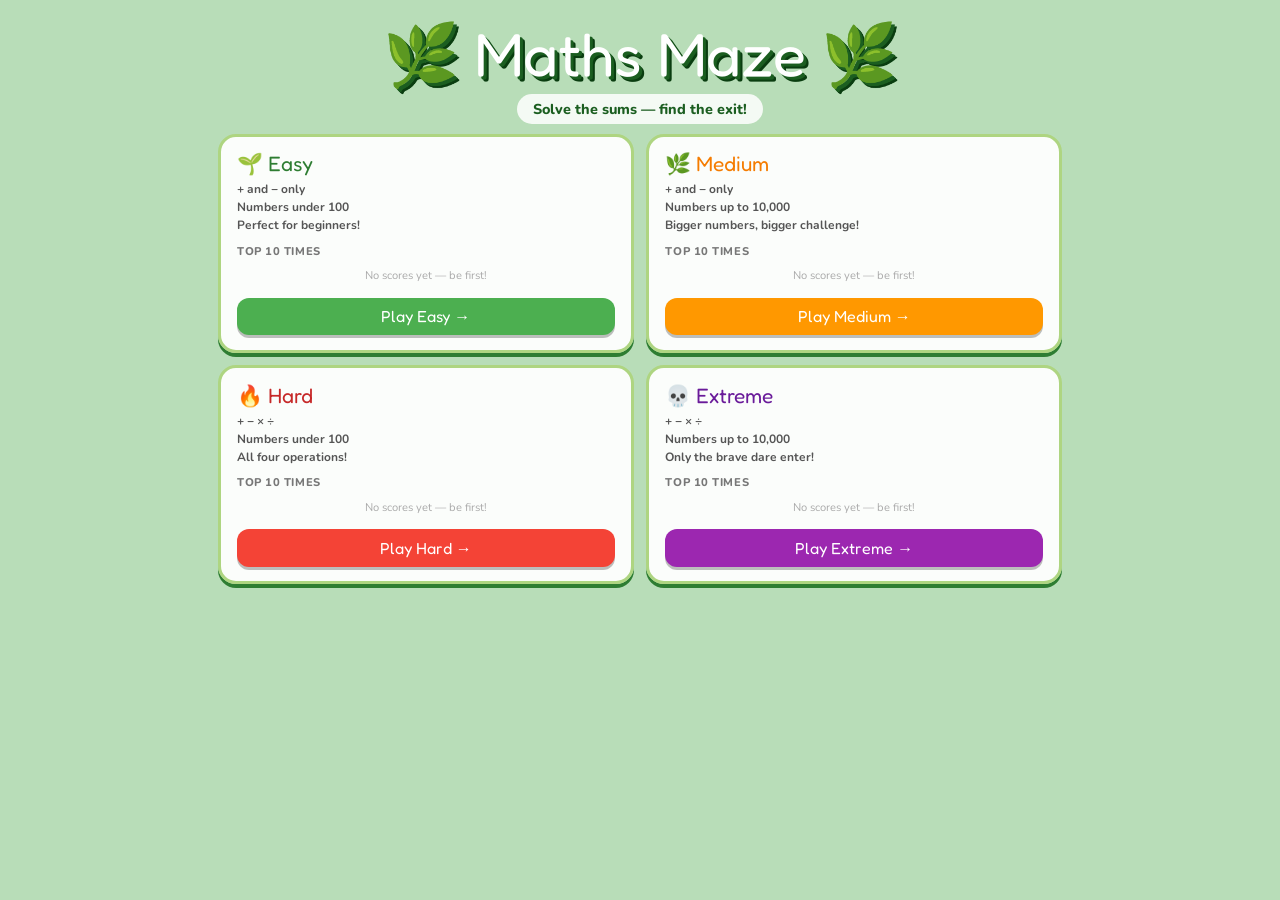
<file: case-studies/game.html>
<!DOCTYPE html>
<html lang="en">
<head>
<meta charset="UTF-8">
<meta name="viewport" content="width=device-width, initial-scale=1.0">
<title>🌿 Maths Maze</title>
<link href="https://fonts.googleapis.com/css2?family=Fredoka+One&family=Nunito:wght@700;800;900&display=swap" rel="stylesheet">
<style>
*{margin:0;padding:0;box-sizing:border-box;}
body{font-family:'Nunito',sans-serif;background:#b8ddb8;min-height:100vh;
  display:flex;flex-direction:column;align-items:center;justify-content:center;}
.screen{display:none;}
.screen.active{display:flex;flex-direction:column;align-items:center;
  justify-content:flex-start;min-height:100vh;width:100%;padding:1rem 0.5rem;gap:.6rem;
  overflow-y:auto;}

/* TITLE SCREEN */
.title-hero{font-family:'Fredoka One',cursive;font-size:clamp(2.2rem,7vw,3.8rem);
  color:#fff;text-shadow:3px 3px 0 #1b5e20,5px 5px 0 #0a3d10;text-align:center;
  line-height:1;margin-top:.5rem;}
.title-sub{font-size:.9rem;font-weight:800;color:#1b5e20;background:rgba(255,255,255,.85);
  padding:.3rem 1rem;border-radius:20px;}
.diff-grid{display:grid;grid-template-columns:1fr 1fr;gap:.8rem;
  width:100%;max-width:860px;padding:0 .5rem;}
.diff-card{background:rgba(255,255,255,.94);border:3px solid #aed581;border-radius:18px;
  padding:.9rem 1rem;box-shadow:0 4px 0 #2e7d32;
  display:flex;flex-direction:column;}
.diff-name{font-family:'Fredoka One',cursive;font-size:1.3rem;margin-bottom:.25rem;}
.diff-easy .diff-name{color:#2e7d32;}
.diff-medium .diff-name{color:#f57c00;}
.diff-hard .diff-name{color:#c62828;}
.diff-extreme .diff-name{color:#6a1b9a;}
.diff-desc{font-size:.75rem;font-weight:700;color:#555;line-height:1.5;margin-bottom:.6rem;}
.diff-lb{margin-bottom:.6rem;flex:1;}
.diff-lb-title{font-size:.7rem;font-weight:800;color:#777;text-transform:uppercase;
  letter-spacing:.05em;margin-bottom:.3rem;}
.lb-row{display:flex;justify-content:space-between;align-items:center;
  font-size:.72rem;font-weight:700;padding:.15rem .4rem;border-radius:6px;
  background:#f1f8e9;margin-bottom:.15rem;color:#33691e;}
.lb-row.me{background:#e8f5e9;border:1.5px solid #81c784;font-weight:900;}
.lb-rank{color:#888;min-width:1.4rem;}
.lb-name{flex:1;margin:0 .4rem;overflow:hidden;text-overflow:ellipsis;white-space:nowrap;}
.lb-time{color:#1b5e20;font-family:'Fredoka One',cursive;}
.lb-empty{font-size:.7rem;color:#aaa;text-align:center;padding:.3rem;}
.diff-play-btn{width:100%;font-family:'Fredoka One',cursive;font-size:1rem;
  padding:.55rem;border:none;border-radius:12px;color:#fff;cursor:pointer;
  box-shadow:0 3px 0 rgba(0,0,0,.25);transition:all .12s;}
.diff-easy .diff-play-btn{background:#4caf50;}
.diff-medium .diff-play-btn{background:#ff9800;}
.diff-hard .diff-play-btn{background:#f44336;}
.diff-extreme .diff-play-btn{background:#9c27b0;}
.diff-play-btn:hover{filter:brightness(1.1);transform:translateY(-2px);}
.diff-play-btn:active{transform:translateY(1px);}

/* BUTTONS */
.btn{font-family:'Fredoka One',cursive;font-size:1rem;padding:.7rem 1.8rem;border:none;
  border-radius:12px;background:#66bb6a;color:#fff;cursor:pointer;
  box-shadow:0 4px 0 #2e7d32;transition:all .12s;}
.btn:hover{background:#43a047;transform:translateY(-2px);box-shadow:0 6px 0 #1b5e20;}
.btn:active{transform:translateY(2px);box-shadow:0 2px 0 #1b5e20;}
.btn-big{font-size:1.2rem;padding:.85rem 2.6rem;}

/* GAME SCREEN */
#game-screen{justify-content:flex-start;padding:.4rem;gap:.4rem;
  background:#b8ddb8;min-height:100vh;}
.hud{display:flex;align-items:center;justify-content:space-between;flex-wrap:wrap;
  gap:.3rem;width:100%;max-width:900px;background:rgba(255,255,255,.96);
  border:3px solid #aed581;border-radius:14px;padding:.35rem .8rem;
  box-shadow:0 3px 0 #2e7d32;}
.hud-title{font-family:'Fredoka One',cursive;font-size:1rem;color:#2e7d32;}
.hud-exit-btn{font-family:'Fredoka One',cursive;font-size:.78rem;padding:.2rem .7rem;
  border:2px solid #ef9a9a;border-radius:10px;background:rgba(229,57,53,.08);
  color:#c62828;cursor:pointer;}
.hud-exit-btn:hover{background:rgba(229,57,53,.18);}

.pill{font-size:.76rem;font-weight:800;padding:.18rem .55rem;border-radius:20px;border:2px solid;}
.pill-streak{color:#e65100;border-color:#ff8f00;background:rgba(255,143,0,.12);}
.pill-timer{color:#1565c0;border-color:#1976d2;background:rgba(25,118,210,.1);
  font-family:'Fredoka One',cursive;font-size:.85rem;}
.pill-timer.bonus{color:#2e7d32;border-color:#4caf50;background:rgba(76,175,80,.15);
  animation:timerBonus .6s ease;}
@keyframes timerBonus{0%{transform:scale(1.2)}100%{transform:scale(1)}}
.pill-prog{font-size:.78rem;font-weight:800;color:#33691e;}
.pill-score{color:#1a237e;border-color:#3949ab;background:rgba(57,73,171,.1);font-size:.76rem;}
.maze-viewport{
  width:100%;max-width:900px;height:490px;
  border:4px solid #2e7d32;border-radius:14px;overflow:hidden;
  box-shadow:0 4px 0 #1b5e20,0 6px 24px rgba(0,0,0,.2);
  position:relative;background:#1a5c1e;}
#mc{position:absolute;top:0;left:0;cursor:default;}

/* END SCREENS */
.end-box{background:rgba(255,255,255,.95);border:4px solid #aed581;border-radius:20px;
  padding:1.5rem 1.2rem;text-align:center;max-width:460px;width:100%;
  box-shadow:0 6px 0 #2e7d32;margin:.5rem 0;}
.end-icon{font-size:3rem;display:block;margin-bottom:.4rem;
  animation:bnc 1s ease infinite alternate;}
@keyframes bnc{from{transform:translateY(0)}to{transform:translateY(-8px)}}
.end-title{font-family:'Fredoka One',cursive;font-size:clamp(1.6rem,7vw,2.4rem);
  margin-bottom:.4rem;}
#win-screen .end-title{color:#2e7d32;}
#lose-screen .end-title{color:#e53935;}
.end-msg{font-size:.88rem;font-weight:700;color:#33691e;margin-bottom:.6rem;line-height:1.5;}
.end-stats{font-size:.82rem;font-weight:800;color:#33691e;background:#f1f8e9;
  border:2px solid #aed581;border-radius:10px;padding:.5rem .9rem;
  margin-bottom:.8rem;line-height:1.8;}
.score-entry{display:flex;flex-direction:column;align-items:center;gap:.5rem;
  background:#e8f5e9;border:2px solid #a5d6a7;border-radius:12px;
  padding:.8rem;margin-bottom:.8rem;}
.score-entry input{font-family:'Fredoka One',cursive;font-size:1rem;
  padding:.4rem .8rem;border:2px solid #aed581;border-radius:10px;
  text-align:center;width:180px;outline:none;}
.score-entry input:focus{border-color:#2e7d32;}
.score-entry-label{font-size:.82rem;font-weight:800;color:#2e7d32;}
.btn-row{display:flex;gap:.6rem;justify-content:center;flex-wrap:wrap;}

/* TOAST */
.toast{position:fixed;top:60px;left:50%;transform:translateX(-50%);
  padding:.45rem 1.2rem;border-radius:20px;font-family:'Fredoka One',cursive;
  font-size:.9rem;z-index:500;pointer-events:none;white-space:nowrap;
  animation:tIn .22s ease,tOut .3s 1.8s ease forwards;
  box-shadow:0 4px 15px rgba(0,0,0,.2);}
.toast.correct{background:#00c851;color:#fff;}
.toast.wrong{background:#ff4444;color:#fff;}
.toast.bonus{background:#ffb300;color:#333;}
@keyframes tIn{from{opacity:0;transform:translateX(-50%) translateY(-12px)}to{opacity:1;transform:translateX(-50%) translateY(0)}}
@keyframes tOut{to{opacity:0}}
.bflash{position:fixed;inset:0;background:rgba(255,213,0,.22);pointer-events:none;
  z-index:400;animation:bfo .6s ease forwards;}
@keyframes bfo{to{opacity:0}}
</style>
</head>
<body>

<!-- TITLE / LEADERBOARD SCREEN -->
<div id="title-screen" class="screen active">
  <div class="title-hero">🌿 Maths Maze 🌿</div>
  <div class="title-sub">Solve the sums — find the exit!</div>
  <div class="diff-grid">

    <div class="diff-card diff-easy">
      <div class="diff-name">🌱 Easy</div>
      <div class="diff-desc">+ and − only<br>Numbers under 100<br>Perfect for beginners!</div>
      <div class="diff-lb">
        <div class="diff-lb-title">Top 10 Times</div>
        <div id="lb-easy"></div>
      </div>
      <button class="diff-play-btn" onclick="startGame('easy')">Play Easy →</button>
    </div>

    <div class="diff-card diff-medium">
      <div class="diff-name">🌿 Medium</div>
      <div class="diff-desc">+ and − only<br>Numbers up to 10,000<br>Bigger numbers, bigger challenge!</div>
      <div class="diff-lb">
        <div class="diff-lb-title">Top 10 Times</div>
        <div id="lb-medium"></div>
      </div>
      <button class="diff-play-btn" onclick="startGame('medium')">Play Medium →</button>
    </div>

    <div class="diff-card diff-hard">
      <div class="diff-name">🔥 Hard</div>
      <div class="diff-desc">+ − × ÷<br>Numbers under 100<br>All four operations!</div>
      <div class="diff-lb">
        <div class="diff-lb-title">Top 10 Times</div>
        <div id="lb-hard"></div>
      </div>
      <button class="diff-play-btn" onclick="startGame('hard')">Play Hard →</button>
    </div>

    <div class="diff-card diff-extreme">
      <div class="diff-name">💀 Extreme</div>
      <div class="diff-desc">+ − × ÷<br>Numbers up to 10,000<br>Only the brave dare enter!</div>
      <div class="diff-lb">
        <div class="diff-lb-title">Top 10 Times</div>
        <div id="lb-extreme"></div>
      </div>
      <button class="diff-play-btn" onclick="startGame('extreme')">Play Extreme →</button>
    </div>

  </div>
</div>

<!-- GAME SCREEN -->
<div id="game-screen" class="screen">
  <div class="hud">
    <div class="hud-title">🌿 Maths Maze</div>
    <button class="hud-exit-btn" onclick="confirmExit()" title="Exit game">✕ Exit</button>
    <div class="pill pill-streak" id="hud-streak">🔥 0</div>
    <div class="pill pill-timer" id="hud-timer">⏱ 0s</div>
    <div class="pill-prog" id="hud-prog">Step 1 / 10</div>
    <div class="pill pill-score" id="hud-score">✅ 0 &nbsp; ❌ 0</div>
  </div>
  <div class="maze-viewport" id="viewport">
    <canvas id="mc"></canvas>
  </div>
</div>

<!-- WIN SCREEN -->
<div id="win-screen" class="screen">
  <div class="end-box">
    <span class="end-icon">🏆</span>
    <div class="end-title">You Escaped!</div>
    <p class="end-msg">Amazing — you solved every riddle! 🎉</p>
    <div class="end-stats" id="win-stats"></div>
    <div class="score-entry" id="score-entry-box">
      <div class="score-entry-label">You made the Top 10! Enter your name:</div>
      <input type="text" id="player-name" maxlength="16" placeholder="Your name" autocomplete="off">
      <button class="btn" onclick="submitScore()">Submit Score 🏆</button>
    </div>
    <div class="btn-row">
      <button class="btn btn-big" id="win-play-again">Play Again</button>
      <button class="btn" onclick="goHome()">Change Difficulty</button>
    </div>
  </div>
</div>

<!-- LOSE SCREEN -->
<div id="lose-screen" class="screen">
  <div class="end-box">
    <span class="end-icon">🌿</span>
    <div class="end-title">Lost in the Maze!</div>
    <p class="end-msg">Three wrong turns — the hedges swallowed you!</p>
    <div class="end-stats" id="lose-stats"></div>
    <div class="btn-row">
      <button class="btn btn-big" id="lose-play-again">Try Again</button>
      <button class="btn" onclick="goHome()">Change Difficulty</button>
    </div>
  </div>
</div>

<script>
'use strict';

// ============================================================
//  CONSTANTS
// ============================================================
const CW=2400, CH=1600;
const PW=80;       // path width
const CR=40;       // answer circle radius
const ARM=90;      // uniform arm length for ALL arms
const SAND='#c4924a';
const SAND_DONE='#b5cfa0';

const cv=document.getElementById('mc');
const C=cv.getContext('2d');
let offHedge=null; let hedgeBaked=false;
let offPath=null; let pathDirty=true; let lastRenderedStep=-1;

// ============================================================
//  DIFFICULTY CONFIG
// ============================================================
const DIFFS={
  easy:   {ops:['add','sub'],    maxN:99,   label:'Easy'},
  medium: {ops:['add','sub'],    maxN:9999, label:'Medium'},
  hard:   {ops:['add','sub','mul','div'], maxN:99,   label:'Hard'},
  extreme:{ops:['add','sub','mul','div'], maxN:9999, label:'Extreme'},
};
let currentDiff='easy';

// ============================================================
//  LEADERBOARD (localStorage)
// ============================================================
function lbKey(diff){ return 'mmaze_lb_'+diff; }
function getBoard(diff){
  try{ return JSON.parse(localStorage.getItem(lbKey(diff)))||[]; }
  catch(e){ return []; }
}
function saveBoard(diff,board){
  try{ localStorage.setItem(lbKey(diff),JSON.stringify(board)); }catch(e){}
}
function addScore(diff,name,secs,isPerfect){
  const board=getBoard(diff);
  secs=Math.max(1,secs);
  board.push({name:name.trim().substring(0,16)||'???',time:secs,perfect:isPerfect||false});
  board.sort((a,b)=>a.time-b.time);
  board.splice(10);
  saveBoard(diff,board);
  return board;
}
function qualifiesForBoard(diff,secs){
  const board=getBoard(diff);
  if(board.length<10) return true;
  return secs<board[board.length-1].time;
}

function renderBoard(diff){
  const el=document.getElementById('lb-'+diff);
  if(!el) return;
  const board=getBoard(diff);
  if(board.length===0){
    el.innerHTML='<div class="lb-empty">No scores yet — be first!</div>';
    return;
  }
  el.innerHTML=board.slice(0,5).map((e,i)=>
    `<div class="lb-row">
      <span class="lb-rank">${i+1}.</span>
      <span class="lb-name">${escHtml(e.name)}${e.perfect?'<span class="rosette" title="Perfect game!"> 🌟</span>':''}</span>
      <span class="lb-time">${e.time}s</span>
    </div>`
  ).join('');
}
function renderAllBoards(){ ['easy','medium','hard','extreme'].forEach(renderBoard); }
function escHtml(s){ return String(s).replace(/&/g,'&amp;').replace(/</g,'&lt;').replace(/>/g,'&gt;'); }

// ============================================================
//  CANVAS SETUP
// ============================================================
function setupCanvas(){
  const dpr=Math.min(window.devicePixelRatio||1,2);
  cv.style.width=CW+'px'; cv.style.height=CH+'px';
  cv.width=Math.round(CW*dpr); cv.height=Math.round(CH*dpr);
  C.setTransform(dpr,0,0,dpr,0,0);
  if(!offHedge){
    offHedge=document.createElement('canvas');
    offHedge.width=Math.round(CW*0.5); offHedge.height=Math.round(CH*0.5);
  }
  offPath=document.createElement('canvas');
  offPath.width=CW; offPath.height=CH;
  pathDirty=true;
}

// ============================================================
//  SMOOTH PAN WITH AVATAR WALK ANIMATION
// ============================================================
let panX=0,panY=0,tX=0,tY=0,panRaf=null;
// Avatar walk animation state
let avatarX=0,avatarY=0;
let walkQueue=[];   // array of {x,y} waypoints to walk through in order
let avatarWalking=false;
let onWalkComplete=null; // callback when walk queue is finished
let followAvatar=false; // when true, pan follows avatar position

function applyPan(){ cv.style.transform='translate('+(-panX)+'px,'+(-panY)+'px)'; }

function getVpSize(){
  const vpEl=document.getElementById('viewport');
  let vw=vpEl?vpEl.clientWidth:0;
  let vh=vpEl?vpEl.clientHeight:0;
  // Fallback if layout hasn't settled
  if(vw<50) vw=Math.min(window.innerWidth,900);
  if(vh<50) vh=window.innerHeight-90; // minus HUD
  return{vw:Math.max(200,vw),vh:Math.max(150,vh)};
}
function panTo(cx2,cy2,instantly){
  const{vw,vh}=getVpSize();
  const nx=Math.max(0,Math.min(CW-vw,cx2-vw/2));
  const ny=Math.max(0,Math.min(CH-vh,cy2-vh/2));
  if(instantly){ panX=nx;panY=ny;tX=nx;tY=ny;applyPan();return; }
  tX=nx; tY=ny;
  if(typeof startAnimLoop==='function') startAnimLoop(); else if(!panRaf) panRaf=requestAnimationFrame(animatePan);
}
function animatePan(){
  // If following avatar (exit walk), keep updating pan target
  if(followAvatar&&walkQueue.length>0){
    const{vw,vh}=getVpSize();
    tX=Math.max(0,Math.min(CW-vw,avatarX-vw/2));
    tY=Math.max(0,Math.min(CH-vh,avatarY-vh/2));
  }
  // Pan camera
  const dx=tX-panX,dy=tY-panY;
  const panDone=Math.abs(dx)<0.8&&Math.abs(dy)<0.8;
  if(!panDone){ panX+=dx*0.055; panY+=dy*0.055; }
  else { panX=tX; panY=tY; }
  applyPan();

  // Walk avatar along queue of waypoints with smooth easing
  if(walkQueue.length>0){
    const wp=walkQueue[0];
    const adx=wp.x-avatarX, ady=wp.y-avatarY;
    const dist=Math.sqrt(adx*adx+ady*ady);
    if(dist<3.5){
      // Snap to waypoint exactly — no overshoot
      avatarX=wp.x; avatarY=wp.y;
      walkQueue.shift();
      if(walkQueue.length===0){
        avatarWalking=false;
        if(onWalkComplete){ const cb=onWalkComplete; onWalkComplete=null; cb(); }
      }
    } else {
      // Constant speed walk - simple, no overshoot
      const speed=3.2;
      avatarX+=adx/dist*speed; avatarY+=ady/dist*speed;
      if(!avatarWalking){ avatarWalking=true; startWalkCycle(); }
    }
  }

  render(true);
  if(!panDone || walkQueue.length>0 || avatarWalking){
    panRaf=requestAnimationFrame(animatePan);
  } else {
    panRaf=null;
  }
}

function startAnimLoop(){
  if(panRaf) return;
  panRaf=requestAnimationFrame(animatePan);
}

function walkAvatarAlongPath(waypoints, panTarget, callback){
  walkQueue=[...waypoints];
  onWalkComplete=callback||null;
  avatarWalking=true;
  if(panTarget) panTo(panTarget.x,panTarget.y);
  startAnimLoop();
}

window.addEventListener('resize',()=>{
  if(document.getElementById('game-screen').classList.contains('active')){
    const ri2=JUNCTIONS[Math.min(currentStep,9)]; if(ri2){ setViewportHeight(); panTo(ri2.jx,ri2.jy,false); }
  }
});

// ============================================================
//  MAZE LAYOUT
// ============================================================
// Junction TEMPLATES — just arm angles. Positions computed per-game in buildSteps.
// Each template lists 3 arm angles. The correct one is chosen randomly each game.
// We design templates so the maze zigzags nicely across the canvas.
const JUNC_TEMPLATES=[
  [270, 0, 90],   // step 0: up / right / down
  [270, 0, 90],   // step 1
  [270, 0, 90],   // step 2
  [270, 0, 90],   // step 3
  [270, 0, 90],   // step 4
  [270, 0, 90],   // step 5
  [270, 0, 90],   // step 6 — exit arm always goes right
];

// These are populated per-game in buildSteps:
let JUNCTIONS=[];
const ENTRY_X=150, ENTRY_Y=800;
let EXIT_X=CW-10, EXIT_Y=800;

// ============================================================
//  MATHS GENERATION
// ============================================================
function ri(a,b){return Math.floor(Math.random()*(b-a+1))+a;}
function pick(a){return a[Math.floor(Math.random()*a.length)];}
function shuffleArr(a){for(let i=a.length-1;i>0;i--){const j=ri(0,i);[a[i],a[j]]=[a[j],a[i]];}return a;}

function genQ(carried,diff){
  const cfg=DIFFS[diff];
  const op=pick(cfg.ops);
  let a=carried,b,ans,qs;
  const M=cfg.maxN;

  if(op==='add'){
    b=ri(2,Math.min(M-a,Math.floor(M*0.3)));
    if(b<1)b=1;
    ans=a+b; qs=a+' + '+b;
  } else if(op==='sub'){
    if(a<=1){ // can't subtract from 0 or 1 meaningfully, fall back to add
      b=ri(2,Math.min(M-a,15)); ans=a+b; qs=a+' + '+b;
    } else {
      b=ri(1,Math.max(1,Math.min(a-1,Math.floor(M*0.3))));
      ans=a-b; qs=a+' - '+b;
    }
  } else if(op==='mul'){
    b=ri(2,M<=99?9:99);
    a=ri(2,Math.floor(Math.sqrt(M)));
    ans=a*b;
    if(ans>M){b=Math.floor(M/a)||1;ans=a*b;}
    qs=a+' x '+b;
  } else { // div
    b=ri(2,M<=99?9:20);
    a=b*ri(1,Math.floor(M/b));
    ans=a/b; qs=a+' / '+b;
  }
  return{qs,ans:Math.round(ans)};
}

function wrongAnswers(correct,count,diff){
  const M=DIFFS[diff].maxN;
  const s=new Set([correct]);let t=0;
  while(s.size<count+1&&t<500){
    t++;
    const spread=Math.max(3,Math.round(Math.abs(correct)*0.25)+5);
    const c=correct+ri(-spread,spread);
    if(c===correct||c<0||c>M*2)continue;
    s.add(c);
  }
  s.delete(correct);return[...s].slice(0,count).map(String);
}

// ============================================================
//  GAME STATE
// ============================================================
let streak,stepIdx,wrongTotal,startTime,timerInterval,elapsedSecs=0;
let currentStep=0,locked=false,steps=[];
let lastCorrectJuncIdx=-1; // tracks which junction index correct arm actually landed on

function buildSteps(){
  steps=[];
  JUNCTIONS=[];

  const CONNECTOR=110; // gap between arm tip and next junction
  const MARGIN=200;    // keep junctions away from canvas edges
  const STEP_LEN=ARM+CONNECTOR; // full distance per step

  let jx=420, jy=ENTRY_Y;
  let lastDir=0; // direction we last travelled (0=right initially)
  let carried=ri(8,Math.max(8,Math.min(50,DIFFS[currentDiff].maxN/10)));

  // Track corridor rectangles to avoid crossing them
  // Each corridor: {ax,ay,bx,by} — the segment from junction to next junction
  const corridors=[];
  // Entry corridor
  corridors.push({ax:0,ay:ENTRY_Y,bx:jx,by:jy});

  function corridorOverlaps(fromX,fromY,toX,toY){
    // Skip the junction square area at the start point to avoid false positives
    const skip=PW+15;
    const dx=toX-fromX,dy=toY-fromY,len=Math.sqrt(dx*dx+dy*dy)||1;
    const sx=fromX+dx/len*skip, sy=fromY+dy/len*skip;
    const pad=PW/2+8;
    const nMinX=Math.min(sx,toX),nMaxX=Math.max(sx,toX);
    const nMinY=Math.min(sy,toY),nMaxY=Math.max(sy,toY);
    for(const c of corridors){
      // Skip the corridor that ends at our from point (the one we arrived on)
      if(Math.abs(c.bx-fromX)<2&&Math.abs(c.by-fromY)<2) continue;
      const cMinX=Math.min(c.ax,c.bx),cMaxX=Math.max(c.ax,c.bx);
      const cMinY=Math.min(c.ay,c.by),cMaxY=Math.max(c.ay,c.by);
      if(nMinX-pad<cMaxX+pad&&nMaxX+pad>cMinX-pad&&
         nMinY-pad<cMaxY+pad&&nMaxY+pad>cMinY-pad) return true;
    }
    return false;
  }

  for(let s=0;s<10;s++){
    const{qs,ans}=genQ(carried,currentDiff);
    const incomingAngle=(lastDir+180)%360;

    // All directions that are valid for the correct arm to take:
    // must not go back, must stay in bounds, must not cross existing corridors
    const validFwd=[0,90,180,270].filter(a=>{
      if(a===incomingAngle) return false; // don't go back
      const r=a*Math.PI/180;
      const nx=jx+Math.cos(r)*STEP_LEN;
      const ny=jy+Math.sin(r)*STEP_LEN;
      if(nx<=MARGIN||nx>=CW-MARGIN||ny<=MARGIN||ny>=CH-MARGIN) return false;
      if(corridorOverlaps(jx,jy,nx,ny)) return false;
      return true;
    });

    // Pick correct direction: truly random among all valid options
    // No preference for turns or straight — equal probability for each
    let correctAngle;
    if(validFwd.length>0){
      correctAngle=validFwd[ri(0,validFwd.length-1)];
    } else {
      // Fallback: just don't go back
      correctAngle=[0,90,180,270].find(a=>a!==incomingAngle)||0;
    }

    const cr=correctAngle*Math.PI/180;
    const nx=jx+Math.cos(cr)*STEP_LEN;
    const ny=jy+Math.sin(cr)*STEP_LEN;
    corridors.push({ax:jx,ay:jy,bx:nx,by:ny});
    lastDir=correctAngle;

    // Wrong arms: any direction that fits on canvas (not backward, not correct)
    // These are dead-end circles — the path never continues past them
    const wrongPool=[0,90,180,270].filter(a=>{
      if(a===correctAngle||a===incomingAngle) return false;
      const r=a*Math.PI/180;
      const wx=jx+Math.cos(r)*ARM, wy=jy+Math.sin(r)*ARM;
      return wx>80&&wx<CW-80&&wy>80&&wy<CH-80;
    });
    shuffleArr(wrongPool);
    const armAngles=[correctAngle,...wrongPool.slice(0,Math.min(2,wrongPool.length))];

    const ws=wrongAnswers(ans,armAngles.length-1,currentDiff);
    let wi=0;
    const arms=armAngles.map((angle,idx)=>{
      const r=angle*Math.PI/180;
      const isCorrect=(idx===0);
      return {
        a:angle, tx:jx+Math.cos(r)*ARM, ty:jy+Math.sin(r)*ARM,
        len:ARM, c:isCorrect, geo:isCorrect,
        answer:isCorrect?String(ans):(ws[wi++]||String(ans+ri(1,5))),
        state:'pending',
      };
    });
    shuffleArr(arms); // randomise display order

    JUNCTIONS.push({jx,jy,arms});
    steps.push({qs,ans,carried,arms});
    carried=ans;
    jx=nx; jy=ny; // advance to next junction position
  }

  // Exit: distance depends on screen size — shorter on mobile
  const lastCorrect=steps[9].arms.find(a=>a.c);
  const lcr=lastCorrect.a*Math.PI/180;
  const edx=Math.cos(lcr), edy=Math.sin(lcr);
  const exitDist=window.innerWidth<500 ? 180 : window.innerWidth<800 ? 300 : null;
  if(Math.abs(edx)>Math.abs(edy)){
    EXIT_X=exitDist ? lastCorrect.tx+edx*exitDist : (edx>0?CW-5:5);
    EXIT_Y=lastCorrect.ty;
  } else {
    EXIT_X=lastCorrect.tx;
    EXIT_Y=exitDist ? lastCorrect.ty+edy*exitDist : (edy>0?CH-5:5);
  }
}

// ============================================================
//  TIMER
// ============================================================
function startTimer(){
  clearInterval(timerInterval);
  elapsedSecs=0;
  timerInterval=setInterval(()=>{
    elapsedSecs++;
    updateTimerDisplay();
  },1000);
}
function stopTimer(){ clearInterval(timerInterval); }
function updateTimerDisplay(){
  const el=document.getElementById('hud-timer');
  if(el) el.textContent='⏱ '+(elapsedSecs||0)+'s';
}
function bonusTime(secs){
  elapsedSecs=Math.max(0,elapsedSecs-secs);
  updateTimerDisplay();
  const el=document.getElementById('hud-timer');
  if(el){el.classList.add('bonus');setTimeout(()=>el.classList.remove('bonus'),700);}
  showToast('-'+secs+'s time bonus! ⚡','bonus');
}

// ============================================================
//  PATH SHAPE (organic wobbly edges, properly rounded corners)
// ============================================================

// Deterministic wobble based on position
function wob(x,y,side,seed){
  return Math.sin(x*0.09+y*0.06+seed*2.1+side*5.3)*3.2
       + Math.sin(x*0.14+y*0.10+seed*4.9+side*2.7)*2.2;
}

function buildPathShape(segments){
  // We render the path in TWO passes:
  // Pass 1: A simple solid rectangle for each segment (no wobble) — this guarantees
  //         zero gaps at ALL junctions. This is the base fill.
  // Pass 2: Wobbly overlay drawn on top using globalCompositeOperation to add
  //         organic texture without creating gaps.
  // This completely eliminates green squares at junctions.
  const hw=PW/2;

  // Collect all unique junction points
  const jPts=new Set();
  segments.forEach(s=>jPts.add(Math.round(s.x1)+','+Math.round(s.y1)));

  // Build a solid (no-wobble) path for clean fill
  const solid=new Path2D();
  segments.forEach(({x1,y1,x2,y2})=>{
    const dx=x2-x1,dy=y2-y1;
    const len=Math.sqrt(dx*dx+dy*dy)||1;
    const px=-dy/len*hw, py=dx/len*hw;
    solid.moveTo(x1+px,y1+py);
    solid.lineTo(x2+px,y2+py);
    solid.lineTo(x2-px,y2-py);
    solid.lineTo(x1-px,y1-py);
    solid.closePath();
    // Circle cap at both ends — circles always cover junction gaps regardless of angle
    solid.moveTo(x1+hw,y1); solid.arc(x1,y1,hw+2,0,Math.PI*2);
    solid.moveTo(x2+hw,y2); solid.arc(x2,y2,hw+2,0,Math.PI*2);
  });
  return solid;
}

// Separate function to draw the wobbly edge overlay (called after solid fill)
function drawWobblyOverlayTo(ctx,segs){
  const C=ctx; // shadow global C
  const hw=PW/2;
  const jPts=new Set();
  segs.forEach(s=>jPts.add(Math.round(s.x1)+','+Math.round(s.y1)));

  segs.forEach(({x1,y1,x2,y2},si)=>{
    const dx=x2-x1,dy=y2-y1;
    const len=Math.sqrt(dx*dx+dy*dy)||1;
    const ux=dx/len,uy=dy/len;
    const px=-uy,py=ux;
    const seed=si*4.1+x1*0.013+y1*0.017;
    const isJuncX2=jPts.has(Math.round(x2)+','+Math.round(y2));
    const nSamples=Math.max(6,Math.ceil(len/22));

    const top=[],bot=[];
    for(let i=0;i<=nSamples;i++){
      const t=i/nSamples;
      const bx=x1+dx*t,by=y1+dy*t;
      top.push({x:bx+px*(hw+wob(bx,by,+1,seed)),y:by+py*(hw+wob(bx,by,+1,seed))});
      bot.push({x:bx-px*(hw+wob(bx,by,-1,seed)),y:by-py*(hw+wob(bx,by,-1,seed))});
    }

    // Draw wobble as a filled SAND shape on top of the solid fill
    C.beginPath();
    C.moveTo(top[0].x,top[0].y);
    for(let i=1;i<top.length;i++) C.lineTo(top[i].x,top[i].y);
    if(!isJuncX2){
      C.arc(x2,y2,hw,Math.atan2(py,px)+Math.atan2(dy,dx),
            Math.atan2(-py,-px)+Math.atan2(dy,dx),false);
    }
    for(let i=bot.length-1;i>=0;i--) C.lineTo(bot[i].x,bot[i].y);
    C.closePath();
    C.fillStyle=SAND;
    C.fill();
  });
}

// ============================================================
//  HEDGE RENDERING
// ============================================================
function drawBlob(ctx,bx,by,r,t,np){
  np=np||7;
  const cols=['#1a5c1e','#1e6b22','#237027','#28792b','#1d6f25','#226820','#1f7224'];
  const hi  =['#2d8c32','#339438','#39a03e','#3cac42','#2f9438','#33902e','#38a036'];
  const seed=bx*0.11+by*0.073;
  const st=Math.PI*2/np;
  ctx.beginPath();
  const pts=[];
  for(let i=0;i<np;i++){
    const w=0.52+0.48*Math.sin(i*2.1+seed);
    pts.push({x:bx+Math.cos(st*i)*r*w,y:by+Math.sin(st*i)*r*w});
  }
  ctx.moveTo(pts[0].x,pts[0].y);
  for(let i=0;i<np;i++){
    const p0=pts[i],p1=pts[(i+1)%np];
    ctx.quadraticCurveTo(p0.x,p0.y,(p0.x+p1.x)/2,(p0.y+p1.y)/2);
  }
  ctx.closePath();
  ctx.fillStyle=cols[t%7]; ctx.fill();
  ctx.beginPath(); ctx.arc(bx-r*.24,by-r*.24,r*.28,0,Math.PI*2);
  ctx.fillStyle=hi[t%7]+'66'; ctx.fill();
}

function bakeHedge(){
  if(hedgeBaked) return; // OPT 1: only bake once
  hedgeBaked=true;
  // OPT 2: bake at half resolution (CW/2 × CH/2), scale up with drawImage
  const HW=Math.round(CW*0.5), HH=Math.round(CH*0.5);
  offHedge.width=HW; offHedge.height=HH;
  const h=offHedge.getContext('2d');
  h.clearRect(0,0,HW,HH);
  // Scale all coordinates by 0.5 for half-res drawing
  h.save(); h.scale(0.5,0.5);
  // Detect mobile for lighter rendering
  const isMobile=window.innerWidth<500;
  const isMid=window.innerWidth<800;

  // ── Base grass with variation ──────────────────────────────
  h.fillStyle='#3a8c3f'; h.fillRect(0,0,CW,CH);

  // Darker/lighter grass patches
  const gPatches=[
    {x:200,y:300,r:320,c:'#2e7d32'},{x:800,y:200,r:280,c:'#388e3c'},
    {x:1400,y:350,r:300,c:'#2e7d32'},{x:300,y:900,r:260,c:'#43a047'},
    {x:1000,y:800,r:290,c:'#2e7d32'},{x:1700,y:600,r:270,c:'#388e3c'},
    {x:600,y:1200,r:250,c:'#2e7d32'},{x:1400,y:1100,r:260,c:'#43a047'},
    {x:2000,y:450,r:240,c:'#2e7d32'},{x:1900,y:1100,r:230,c:'#43a047'},
    {x:100,y:500,r:200,c:'#43a047'},{x:500,y:1400,r:220,c:'#2e7d32'},
  ];
  gPatches.forEach(p=>{
    const g=h.createRadialGradient(p.x,p.y,0,p.x,p.y,p.r);
    g.addColorStop(0,p.c+'dd'); g.addColorStop(1,'transparent');
    h.fillStyle=g; h.fillRect(0,0,CW,CH);
  });

  // ── Grass texture (short curved lines) ────────────────────
  h.strokeStyle='#2e7d32'; h.lineWidth=1.5; h.lineCap='round';
  for(let i=0,gMax=isMobile?800:isMid?2000:4000;i<gMax;i++){
    const gx=ri(0,CW),gy=ri(0,CH);
    const len=ri(4,10),ang=(Math.random()-0.5)*1.2;
    h.beginPath();
    h.moveTo(gx,gy);
    h.quadraticCurveTo(gx+Math.cos(ang-0.3)*len*0.5,gy+Math.sin(ang-0.3)*len*0.5-len*0.3,
                       gx+Math.cos(ang)*len,gy+Math.sin(ang)*len);
    h.globalAlpha=0.5+Math.random()*0.4;
    h.stroke();
  }
  h.globalAlpha=1;

  // ── Dark grass clusters ───────────────────────────────────
  h.strokeStyle='#1b5e20'; h.lineWidth=1.2;
  for(let i=0,tMax=isMobile?300:isMid?800:2000;i<tMax;i++){
    const gx=ri(0,CW),gy=ri(0,CH);
    h.beginPath();h.moveTo(gx,gy);h.lineTo(gx+ri(-3,3),gy-ri(3,8));
    h.globalAlpha=0.3+Math.random()*0.4; h.stroke();
  }
  h.globalAlpha=1;

  // ── Small flowers ─────────────────────────────────────────
  const flowerCols=['#e91e63','#9c27b0','#2196f3','#ff9800','#fff'];
  for(let i=0,fMax=isMobile?60:isMid?150:300;i<fMax;i++){
    const fx=ri(0,CW),fy=ri(0,CH);
    const fc=flowerCols[ri(0,flowerCols.length-1)];
    h.fillStyle=fc; h.beginPath(); h.arc(fx,fy,ri(2,4),0,Math.PI*2); h.fill();
    h.fillStyle='#ffff00'; h.beginPath(); h.arc(fx,fy,1.2,0,Math.PI*2); h.fill();
  }

  // ── Rocks ─────────────────────────────────────────────────
  for(let i=0,rMax=isMobile?20:isMid?40:80;i<rMax;i++){
    const rx=ri(0,CW),ry=ri(0,CH);
    const rr=ri(6,18);
    // Shadow
    h.fillStyle='rgba(0,0,0,.25)'; h.beginPath(); h.ellipse(rx+3,ry+4,rr,rr*0.6,0,0,Math.PI*2); h.fill();
    // Rock body
    const rg=h.createRadialGradient(rx-rr*0.3,ry-rr*0.3,0,rx,ry,rr);
    rg.addColorStop(0,'#ccc'); rg.addColorStop(0.6,'#999'); rg.addColorStop(1,'#666');
    h.fillStyle=rg; h.beginPath(); h.ellipse(rx,ry,rr,rr*0.75,Math.random()*0.5,0,Math.PI*2); h.fill();
    h.strokeStyle='#555'; h.lineWidth=1; h.stroke();
  }

  // ── Trees (top-down view with foliage canopy and trunk shadow) ──
  for(let i=0,treeMax=isMobile?30:isMid?70:140;i<treeMax;i++){
    const tx=ri(0,CW),ty=ri(0,CH);
    const type=ri(0,2); // 0=round, 1=pine, 2=small bush
    drawTopDownTree(h,tx,ty,type,(i*7+tx+ty)%7);
  }

  // ── Crystal/plant clusters ─────────────────────────────────
  for(let i=0,crMax=isMobile?20:isMid?50:120;i<crMax;i++){
    const cx=ri(0,CW),cy=ri(0,CH);
    drawCrystalCluster(h,cx,cy,(i*3)%4);
  }
  h.restore(); // close the 0.5 scale
}

function drawTopDownTree(h,x,y,type,colorIdx){
  const treeGreens=['#2e7d32','#388e3c','#1b5e20','#33691e','#558b2f','#1a7a2a','#27963a'];
  const treeDark  =['#1b5e20','#2e7d32','#1a5c1e','#255215','#3a6e1e','#145c1e','#1e7030'];
  const treeLight =['#43a047','#4caf50','#388e3c','#558b2f','#7cb342','#2e8b3a','#3daa4a'];

  if(type===1){
    // Pine tree - top down looks like a dark green spiky asterisk
    const r=ri(14,28);
    // Shadow
    h.fillStyle='rgba(0,0,0,.2)'; h.beginPath(); h.ellipse(x+r*0.3,y+r*0.3,r,r*0.8,0.4,0,Math.PI*2); h.fill();
    // Trunk circle
    h.fillStyle='#6d4c41'; h.beginPath(); h.arc(x,y,r*0.25,0,Math.PI*2); h.fill();
    // Foliage (dark spiky)
    h.fillStyle=treeDark[colorIdx%7];
    for(let sp=0;sp<8;sp++){
      const a=sp*Math.PI*2/8;
      h.beginPath(); h.moveTo(x,y);
      h.lineTo(x+Math.cos(a-0.3)*r,y+Math.sin(a-0.3)*r);
      h.lineTo(x+Math.cos(a)*r*1.1,y+Math.sin(a)*r*1.1);
      h.lineTo(x+Math.cos(a+0.3)*r,y+Math.sin(a+0.3)*r);
      h.closePath(); h.fill();
    }
    // Inner highlight
    h.fillStyle=treeLight[colorIdx%7]+'88';
    h.beginPath(); h.arc(x-r*0.15,y-r*0.15,r*0.45,0,Math.PI*2); h.fill();
  } else if(type===2){
    // Small bush
    const r=ri(8,18);
    h.fillStyle='rgba(0,0,0,.18)'; h.beginPath(); h.ellipse(x+3,y+3,r,r*0.8,0,0,Math.PI*2); h.fill();
    h.fillStyle=treeGreens[colorIdx%7]; h.beginPath(); h.arc(x,y,r,0,Math.PI*2); h.fill();
    h.fillStyle=treeLight[colorIdx%7]+'99'; h.beginPath(); h.arc(x-r*0.2,y-r*0.2,r*0.45,0,Math.PI*2); h.fill();
  } else {
    // Round tree - classic top-down RPG style
    const r=ri(20,42);
    // Drop shadow
    h.fillStyle='rgba(0,0,0,.25)'; h.beginPath(); h.ellipse(x+r*0.25,y+r*0.3,r*1.05,r*0.85,0,0,Math.PI*2); h.fill();
    // Trunk (small dark circle at centre)
    h.fillStyle='#5d4037'; h.beginPath(); h.arc(x,y,r*0.22,0,Math.PI*2); h.fill();
    // Main foliage
    h.fillStyle=treeGreens[colorIdx%7]; h.beginPath(); h.arc(x,y,r,0,Math.PI*2); h.fill();
    // Darker outline (bottom right)
    h.strokeStyle=treeDark[colorIdx%7]; h.lineWidth=3;
    h.beginPath(); h.arc(x,y,r,Math.PI*0.1,Math.PI*1.1); h.stroke();
    // Highlight patch (top left)
    h.fillStyle=treeLight[colorIdx%7]+'bb';
    h.beginPath(); h.arc(x-r*0.28,y-r*0.28,r*0.48,0,Math.PI*2); h.fill();
    // Face-like texture marks
    h.strokeStyle=treeDark[colorIdx%7]+'99'; h.lineWidth=1.5;
    h.beginPath();
    h.arc(x+r*0.1,y+r*0.15,r*0.22,0.3,Math.PI-0.3);
    h.stroke();
  }
}

function drawCrystalCluster(h,x,y,type){
  const cols=['#80deea','#b39ddb','#90caf9','#a5d6a7'];
  const dark =['#00838f','#512da8','#1565c0','#2e7d32'];
  const c=cols[type],d=dark[type];
  const n=ri(2,5);
  for(let i=0;i<n;i++){
    const cx=x+ri(-8,8),cy=y+ri(-8,8);
    const ch=ri(6,14),cw=ri(3,6),ang=Math.random()*Math.PI*2;
    h.save(); h.translate(cx,cy); h.rotate(ang);
    h.fillStyle=c;
    h.beginPath();
    h.moveTo(0,-ch);h.lineTo(cw/2,-ch*0.3);h.lineTo(cw/2,ch*0.4);
    h.lineTo(0,ch*0.6);h.lineTo(-cw/2,ch*0.4);h.lineTo(-cw/2,-ch*0.3);
    h.closePath(); h.fill();
    h.strokeStyle=d; h.lineWidth=1; h.stroke();
    h.fillStyle='rgba(255,255,255,.5)';
    h.beginPath(); h.moveTo(-cw*0.3,-ch*0.8); h.lineTo(-cw*0.1,-ch*0.2); h.lineTo(-cw*0.3,-ch*0.1); h.closePath(); h.fill();
    h.restore();
  }
}

// ============================================================
//  SEGMENT COLLECTION
// ============================================================
function collectSegments(){
  const segs=[];
  // Entry: canvas left edge → J0
  segs.push({x1:0,y1:ENTRY_Y,x2:JUNCTIONS[0].jx,y2:JUNCTIONS[0].jy});

  // Done steps: use arm.c (= arm.geo) — path follows the correct answer direction
  for(let s=0;s<currentStep&&s<10;s++){
    const j=JUNCTIONS[s];
    const fwd=steps[s].arms.find(a=>a.c);
    if(!fwd) continue;
    segs.push({x1:j.jx,y1:j.jy,x2:fwd.tx,y2:fwd.ty});
    if(s+1<10) segs.push({x1:fwd.tx,y1:fwd.ty,x2:JUNCTIONS[s+1].jx,y2:JUNCTIONS[s+1].jy});
  }

  // Current junction: show all active/wrong arm corridors
  if(currentStep<10){
    const j=JUNCTIONS[currentStep];
    steps[currentStep].arms.forEach(arm=>{
      if(arm.state==='pending'||arm.state==='removed') return;
      segs.push({x1:j.jx,y1:j.jy,x2:arm.tx,y2:arm.ty});
    });
  }

  // Exit corridor
  if(currentStep>=10){
    const fwd=steps[9].arms.find(a=>a.c);
    if(fwd) segs.push({x1:fwd.tx,y1:fwd.ty,x2:EXIT_X,y2:EXIT_Y});
  }

  return segs;
}

// ============================================================
//  MAIN RENDER
// ============================================================
let clickTargets=[];
let lastFrameTime=0;
const MIN_FRAME_MS=32; // ~30fps cap when idle; animation loop bypasses this

function render(force){
  // OPT 6: throttle idle renders to ~30fps
  if(!force){
    const now=performance.now();
    if(now-lastFrameTime < MIN_FRAME_MS) return;
    lastFrameTime=now;
  }
  clickTargets=[];
  C.clearRect(0,0,CW,CH);

  // 1. Hedge background (drawn at full CW×CH from half-res source)
  C.drawImage(offHedge,0,0,CW,CH);

  // 2+3. Path shape + edge blobs: rebuild only when step changes (OPT 3+5)
  if(pathDirty){
    pathDirty=false;
    const P=offPath.getContext('2d');
    P.clearRect(0,0,CW,CH);
    const segs=collectSegments();
    const ps=buildPathShape(segs);
    P.save(); P.fillStyle=SAND; P.fill(ps); P.restore();
    // Sandy underlay circles:
    // - Current step: all arms (player hasn't answered yet, all need underlay)
    // - Completed steps: correct arm only (wrong arms have dead-end walls, not circles)
    P.fillStyle=SAND;
    if(currentStep<10){
      steps[currentStep].arms.forEach(arm=>{
        if(arm.state==='wrong') return; // wrong arms get dead-end blobs, not sandy circle
        P.beginPath(); P.arc(arm.tx,arm.ty,CR+14,0,Math.PI*2); P.fill();
      });
    }
    for(let s=0;s<currentStep&&s<10;s++){
      const fwd=steps[s].arms.find(a=>a.c);
      if(fwd){ P.beginPath(); P.arc(fwd.tx,fwd.ty,PW/2+4,0,Math.PI*2); P.fill(); }
    }
    P.save(); drawWobblyOverlayTo(P,segs); P.restore();
    drawEdgeBlobsTo(P,segs,ps);
    // Sandy seal at entry & exit
    P.fillStyle=SAND;
    P.fillRect(0,ENTRY_Y-Math.floor(PW/2),ENTRY_X+25,PW);
    if(currentStep>=10){
      const lf=steps[9]&&steps[9].arms.find(a=>a.c);
      const ea=lf?lf.a:0;
      if(ea===0||ea===180){
        const sx=ea===0?EXIT_X-35:EXIT_X;
        P.fillRect(sx,EXIT_Y-Math.floor(PW/2),38,PW);
      } else {
        const sy=ea===90?EXIT_Y-35:EXIT_Y;
        P.fillRect(EXIT_X-Math.floor(PW/2),sy,PW,38);
      }
    }
    // Dead-end walls drawn INTO offPath so they're behind characters/circles
    // but correctly layered above the hedge background
    for(let s=0;s<=currentStep&&s<10;s++){
      const j=JUNCTIONS[s];
      if(!j) continue;
      steps[s].arms.forEach(arm=>{
        if(arm.state!=='wrong') return;
        const dx=j.jx-arm.tx,dy=j.jy-arm.ty;
        const d=Math.sqrt(dx*dx+dy*dy)||1;
        const ux=dx/d,uy=dy/d;
        for(let ring=0;ring<3;ring++)
          for(let i=0;i<8;i++){
            const a=i*Math.PI*2/8;
            drawBlob(P,arm.tx+ux*ring*8+Math.cos(a)*(PW/2+4),
                       arm.ty+uy*ring*8+Math.sin(a)*(PW/2+4),13,i%7,7);
          }
        drawBlob(P,arm.tx,arm.ty,15,0,7);
      });
    }
  }
  // Blit cached path canvas (path + walls — everything below characters)
  C.drawImage(offPath,0,0);

  // 5. (Dead-end walls now in offPath above)

  // 6. Player dot (before circles — circles draw on top)
  drawPlayer(avatarX,avatarY);

  // 7. Answer circles — ONLY show for current step
  if(currentStep<10){
    const step=steps[currentStep];
    step.arms.forEach(arm=>{
      if(arm.state==='pending'||arm.state==='removed') return;
      if(arm.state==='active'||arm.state==='wrong'){
        const clickable=arm.state==='active'&&!locked;
        const isHov=hoveredArm===arm;
        drawCircle(arm.tx,arm.ty,arm.answer,arm.state==='wrong'?'wrong':'active',clickable,isHov);
        if(clickable) clickTargets.push({x:arm.tx,y:arm.ty,r:CR+6,cb:()=>handleAnswer(currentStep,arm)});
      }
    });
  }

  // 8. Question labels + NPC at junction for current step
  for(let s=0;s<=currentStep&&s<10;s++){
    const j=JUNCTIONS[s];
    const step=steps[s];
    const isDone=s<currentStep;
    if(isDone){
      // Done steps: don't show question — path is clear
    } else {
      // NPC stands between player and junction
      // Don't show question bubble during countdown (locked=true)
      const fx2=s===0?ENTRY_X:JUNCTIONS[s-1].jx;
      const fy2=s===0?ENTRY_Y:JUNCTIONS[s-1].jy;
      const npcX=fx2+(j.jx-fx2)*0.45;
      const npcY=fy2+(j.jy-fy2)*0.45;
      if(locked){
        // Draw NPC character only, no speech bubble
        const ci=currentStep%7;
        const faceAngle=Math.atan2(avatarY-npcY, avatarX-npcX);
        drawTopDownChar(npcX,npcY,NPC_HAIR[ci],NPC_CLOAK[ci],false,faceAngle);
      } else {
        drawNPC(npcX,npcY,step.qs);
      }
    }
  }

  // 9. Gates
  drawGate(ENTRY_X,ENTRY_Y,false);
  if(currentStep>=10) drawGate(EXIT_X,EXIT_Y,true);
}

function drawEdgeBlobsTo(ctx,segs,ps){
  const C=ctx; // shadow global C
  const hw=PW/2, dist=hw+19;
  segs.forEach(({x1,y1,x2,y2})=>{
    const dx=x2-x1,dy=y2-y1;
    const len=Math.sqrt(dx*dx+dy*dy)||1;
    const px=-dy/len,py=dx/len;
    const steps=Math.max(3,Math.ceil(len/18));
    for(let s=0;s<=steps;s++){
      const t=s/steps;
      const bx=x1+dx*t,by=y1+dy*t;
      const sd=Math.sin(bx*0.14+by*0.25+x1*0.04);
      [-1,1].forEach(side=>{
        const r=6+Math.abs(Math.sin(s*1.9+bx*0.04))*5;
        drawBlob(C,bx+px*dist*side,by+py*dist*side,r,Math.floor(Math.abs(sd*4.5))%7,ri(5,8));
      });
    }
  });
  // Re-stamp sandy path
  C.save(); C.fillStyle=SAND; C.fill(ps); C.restore();
  // Dark inner path edge for raised look
  segs.forEach(({x1,y1,x2,y2})=>{
    const dx=x2-x1,dy=y2-y1;
    const len=Math.sqrt(dx*dx+dy*dy)||1;
    const px=-dy/len,py=dx/len;
    const edge=hw-3;
    C.strokeStyle='rgba(100,60,10,0.10)'; C.lineWidth=3; C.lineCap='butt';
    [-1,1].forEach(side=>{
      C.beginPath();
      C.moveTo(x1+px*edge*side,y1+py*edge*side);
      C.lineTo(x2+px*edge*side,y2+py*edge*side);
      C.stroke();
    });
  });
  // Subtle path pebble texture dots
  segs.forEach(({x1,y1,x2,y2})=>{
    const dx=x2-x1,dy=y2-y1;
    const len=Math.sqrt(dx*dx+dy*dy)||1;
    const steps=Math.ceil(len/22);
    for(let s=0;s<=steps;s++){
      const t=s/steps;
      const bx=x1+dx*t,by=y1+dy*t;
      const sd=Math.sin(bx*0.31+by*0.19+x1*0.07);
      const off=(sd*0.5)*hw*0.6;
      const r=1.5+Math.abs(sd)*2;
      C.fillStyle='rgba(120,75,20,0.22)';
      C.beginPath(); C.arc(bx+off,by+off*0.3,r,0,Math.PI*2); C.fill();
    }
  });
}

// ============================================================
//  UI ELEMENTS
// ============================================================
function drawCircle(x,y,text,state,clickable,isHovered){
  const r=CR;
  let fill,stroke,tc;
  if(state==='active')   {fill='#f5f2eb';stroke='#7a6a50';tc='#2c1f0a';}
  else if(state==='correct'){fill='#c8e6c9';stroke='#2e7d32';tc='#1b5e20';}
  else if(state==='wrong')  {fill='#ffcdd2';stroke='#c62828';tc='#7f0000';}
  else                      {fill='#e0ddd9';stroke='#9e9894';tc='#666';}
  if(isHovered&&state==='active'){fill='#fff3e0';stroke='#e65100';}
  const drawR=isHovered?r+4:r;
  C.fillStyle='rgba(0,0,0,.16)';
  C.beginPath();C.ellipse(x,y+7,drawR,drawR*0.38,0,0,Math.PI*2);C.fill();
  if(isHovered){C.fillStyle='rgba(230,100,0,.18)';C.beginPath();C.arc(x,y,drawR+5,0,Math.PI*2);C.fill();}
  C.fillStyle=fill;C.beginPath();C.arc(x,y,drawR,0,Math.PI*2);C.fill();
  C.strokeStyle=stroke;C.lineWidth=isHovered?4.5:3.5;C.beginPath();C.arc(x,y,drawR,0,Math.PI*2);C.stroke();
  if(clickable){C.fillStyle='rgba(255,255,255,.26)';C.beginPath();C.arc(x-9,y-9,drawR*0.36,0,Math.PI*2);C.fill();}
  C.fillStyle=tc;
  const tl=String(text).length;
  const fs2=tl<=3?19:tl===4?16:13;
  C.font='bold '+fs2+'px Fredoka One,cursive';
  C.textAlign='center';C.textBaseline='middle';
  C.fillText(text,x,isHovered?y-2:y);
  // (key hints removed)
}

// ── TOP-DOWN CHARACTER HELPERS ──────────────────────────────
function darkenHex(hex, amt){
  let n=parseInt(hex.replace('#',''),16);
  let r=Math.max(0,(n>>16)-amt);
  let g=Math.max(0,((n>>8)&0xff)-amt);
  let b=Math.max(0,(n&0xff)-amt);
  return '#'+(((r<<16)|(g<<8)|b).toString(16).padStart(6,'0'));
}

// Top-down character. faceAngle = radians direction character is FACING
// (angle toward their "front" — where eyes point). 0=right, PI/2=down, PI=left, -PI/2=up
function drawTopDownChar(x,y,hairCol,cloakCol,isPlayer,faceAngle){
  if(faceAngle===undefined) faceAngle=Math.PI/2; // default face down
  C.save();
  C.translate(x,y);
  const bob = isPlayer && avatarWalking ? Math.sin(walkCycle)*1.5 : 0;

  // Ground shadow
  C.fillStyle='rgba(0,0,0,.2)';
  C.beginPath(); C.ellipse(2, 8+bob, 14, 5, 0, 0, Math.PI*2); C.fill();

  // Cloak/shoulders — rotated so "front" faces faceAngle
  C.save();
  C.rotate(faceAngle-Math.PI/2); // rotate so down-facing (PI/2) becomes front
  C.fillStyle=cloakCol;
  C.beginPath(); C.ellipse(0, 5+bob, 13, 9, 0, 0, Math.PI*2); C.fill();
  C.strokeStyle=darkenHex(cloakCol, 35); C.lineWidth=1.5;
  C.beginPath(); C.moveTo(0, 0+bob); C.lineTo(0, 13+bob); C.stroke();
  C.strokeStyle='rgba(255,255,255,.22)'; C.lineWidth=2;
  C.beginPath(); C.arc(0, 5+bob, 13, -Math.PI*0.85, -Math.PI*0.15); C.stroke();
  C.restore();

  // Head (hair circle, always drawn, rotated for facing)
  C.save();
  C.rotate(faceAngle-Math.PI/2);
  // Hair fills top of head
  C.fillStyle=hairCol;
  C.beginPath(); C.arc(0, -1+bob, 13, 0, Math.PI*2); C.fill();
  // Hair texture
  C.strokeStyle=darkenHex(hairCol, 28); C.lineWidth=1.8; C.lineCap='round';
  [[-5,-3,7],[-1,-3,5],[4,-3,6]].forEach(([cx2,cy2,r])=>{
    C.beginPath(); C.arc(cx2, cy2+bob, r, Math.PI*0.7, Math.PI*2.3); C.stroke();
  });
  // Face strip (in the "forward" direction = bottom of head in rotated space)
  C.save();
  C.beginPath(); C.arc(0, -1+bob, 13, 0, Math.PI*2); C.clip();
  C.fillStyle='#c8956a';
  C.fillRect(-8, 5+bob, 16, 8);
  C.fillStyle='#1a1a1a';
  C.beginPath(); C.arc(-3.5, 8+bob, 1.8, 0, Math.PI*2); C.fill();
  C.beginPath(); C.arc( 3.5, 8+bob, 1.8, 0, Math.PI*2); C.fill();
  C.restore();
  // Head outline
  C.strokeStyle=darkenHex(hairCol, 45); C.lineWidth=1.8;
  C.beginPath(); C.arc(0, -1+bob, 13, 0, Math.PI*2); C.stroke();
  C.restore();

  C.restore();
}

// NPC characters (top-down view like player)
const NPC_CLOAK=['#e57373','#81c784','#64b5f6','#ffb74d','#ba68c8','#4dd0e1','#f06292'];
const NPC_HAIR =['#4a1a00','#1a1a4a','#3d3a00','#0d3d1a','#4a001a','#1a3d4a','#3d1a4a'];

function drawNPC(x,y,question){
  const ci=currentStep%7;
  const faceAngle=Math.atan2(avatarY-y, avatarX-x);
  drawTopDownChar(x,y,NPC_HAIR[ci],NPC_CLOAK[ci],false,faceAngle);
  drawSpeechBubble(x, y, question);
}

function drawSpeechBubble(x,y,text){
  // Always directly above the NPC — simple, reliable, never overlaps circles
  const label=text+' =';
  C.font='bold 17px Fredoka One,cursive';
  const tw=C.measureText(label).width;
  const pw=Math.max(tw+32,100),ph=44,r=14;
  // Bubble centred on NPC x, above NPC y
  const bx=Math.max(20, Math.min(CW-pw-20, x-pw/2));
  const by=Math.max(20, y-ph-60);

  // Shadow
  C.fillStyle='rgba(0,0,0,.22)';
  rrect(bx+3,by+4,pw,ph,r);C.fill();

  // Bubble body
  C.fillStyle='#fffde7';
  rrect(bx,by,pw,ph,r);C.fill();
  C.strokeStyle='#f57c00';C.lineWidth=3;
  rrect(bx,by,pw,ph,r);C.stroke();

  // Tail: straight down from bubble bottom-centre to NPC head
  const tailX=bx+pw/2;
  const tailTip=y-18;
  C.fillStyle='#fffde7';
  C.beginPath();
  C.moveTo(tailX-9,by+ph);
  C.lineTo(tailX,tailTip);
  C.lineTo(tailX+9,by+ph);
  C.closePath(); C.fill();
  C.strokeStyle='#f57c00'; C.lineWidth=2.5; C.lineCap='round';
  C.beginPath(); C.moveTo(tailX-9,by+ph); C.lineTo(tailX,tailTip); C.stroke();
  C.beginPath(); C.moveTo(tailX+9,by+ph); C.lineTo(tailX,tailTip); C.stroke();

  // Text centred in bubble
  C.fillStyle='#bf360c';
  C.font='bold 17px Fredoka One,cursive';
  C.textAlign='center';C.textBaseline='middle';
  C.fillText(label, bx+pw/2, by+ph/2);
}


function drawQLabel(x,y,text,done){
  const label=text+' =';
  C.font='bold 17px Fredoka One,cursive';
  const tw=C.measureText(label).width;
  const pw=tw+30,ph=38,r=10;
  const bx=x-pw/2,by=y-ph/2;
  C.fillStyle='rgba(0,0,0,.28)';rrect(bx+2,by+3,pw,ph,r);C.fill();
  C.fillStyle=done?'#2d6e30':'#1a3a5c';rrect(bx,by,pw,ph,r);C.fill();
  C.strokeStyle=done?'#1b5e20':'#0d2440';C.lineWidth=2;rrect(bx,by,pw,ph,r);C.stroke();
  C.fillStyle='#fff';C.font='bold 17px Fredoka One,cursive';
  C.textAlign='center';C.textBaseline='middle';C.fillText(label,x,y);
}

// Walking cycle counter
let walkCycle=0,walkRaf=null;
function tickWalk(){
  if(avatarWalking){
    walkCycle+=0.18;
    walkRaf=requestAnimationFrame(tickWalk);
  } else {
    walkCycle*=0.85;
    walkRaf=null; // stop looping when not walking
  }
}
function startWalkCycle(){
  // walkCycle RAF starts automatically when walking begins
}

function drawPlayer(x,y){
  let faceAngle=0;
  if(currentStep>=10){
    // Face toward exit gate
    faceAngle=Math.atan2(EXIT_Y-y, EXIT_X-x);
  } else if(walkQueue.length>0){
    // Face toward next waypoint while walking
    const wp=walkQueue[0];
    faceAngle=Math.atan2(wp.y-y, wp.x-x);
  } else if(currentStep<10&&JUNCTIONS[currentStep]){
    // Face toward current junction (where the NPC is)
    const j=JUNCTIONS[currentStep];
    faceAngle=Math.atan2(j.jy-y, j.jx-x);
  }
  drawTopDownChar(x, y, '#5c3a1a', '#3a6bbf', true, faceAngle);
}

function drawGate(x,y,isExit){
  const hw=PW/2;

  if(!isExit){
    // ENTRY gate — always on left edge, path goes right, pillars above/below
    C.fillStyle=SAND; C.fillRect(x-6,y-hw,12,PW);
    [[x,y-hw-22],[x,y+hw]].forEach(([px2,py2])=>{
      const pw=20,ph=24;
      C.fillStyle='rgba(0,0,0,.28)';C.fillRect(px2-pw/2+3,py2+3,pw,ph);
      C.fillStyle='#5c3a00';C.fillRect(px2-pw/2,py2,pw,ph);
      C.fillStyle='#7a5010';C.fillRect(px2-pw/2+4,py2+2,6,ph-4);
      C.fillStyle='#4a2e00';C.fillRect(px2-pw/2,py2,3,ph);
      C.fillStyle='#8a7060';C.fillRect(px2-pw/2-2,py2-4,pw+4,6);
    });
    return;
  }

  // EXIT gate — direction-aware based on which canvas edge it's on
  // Determine exit direction from final arm angle
  const lastFwd=currentStep>=10&&steps[9]?steps[9].arms.find(a=>a.c):null;
  const exitA=lastFwd?lastFwd.a:0; // angle of final correct arm
  const isHoriz=(exitA===0||exitA===180); // horizontal exit = pillars above/below
  const isVert=(exitA===90||exitA===270);  // vertical exit = pillars left/right

  if(isHoriz){
    // Horizontal path exits left or right — pillars above and below path
    C.fillStyle=SAND; C.fillRect(x-6,y-hw,12,PW);
    [[x,y-hw-22],[x,y+hw]].forEach(([px2,py2])=>{
      const pw=20,ph=24;
      C.fillStyle='rgba(0,0,0,.28)';C.fillRect(px2-pw/2+3,py2+3,pw,ph);
      C.fillStyle='#5c3a00';C.fillRect(px2-pw/2,py2,pw,ph);
      C.fillStyle='#7a5010';C.fillRect(px2-pw/2+4,py2+2,6,ph-4);
      C.fillStyle='#4a2e00';C.fillRect(px2-pw/2,py2,3,ph);
      C.fillStyle='#8a7060';C.fillRect(px2-pw/2-2,py2-4,pw+4,6);
    });
    // EXIT text on path, 80px inside from edge
    const inset=exitA===0?-80:80; // left of gate if going right, right if going left
    C.fillStyle='#1b5e20';C.font='bold 14px Fredoka One,cursive';
    C.textAlign='center';C.textBaseline='middle';
    C.fillText('EXIT',x+inset,y);
  } else {
    // Vertical path exits top or bottom — pillars left and right of path
    C.fillStyle=SAND; C.fillRect(x-hw,y-6,PW,12);
    [[x-hw-22,y],[x+hw,y]].forEach(([px2,py2])=>{
      const pw=24,ph=20;
      C.fillStyle='rgba(0,0,0,.28)';C.fillRect(px2+3,py2-ph/2+3,pw,ph);
      C.fillStyle='#5c3a00';C.fillRect(px2,py2-ph/2,pw,ph);
      C.fillStyle='#7a5010';C.fillRect(px2+2,py2-ph/2+4,pw-4,6);
      C.fillStyle='#4a2e00';C.fillRect(px2,py2-ph/2,pw,3);
      C.fillStyle='#8a7060';C.fillRect(px2-4,py2-ph/2-2,pw+4,6);
    });
    // EXIT text on path, 80px inside from edge
    const inset=exitA===90?-80:80; // above gate if going down, below if going up
    C.fillStyle='#1b5e20';C.font='bold 14px Fredoka One,cursive';
    C.textAlign='center';C.textBaseline='middle';
    C.fillText('EXIT',x,y+inset);
  }
}

function rrect(x,y,w,h,r){
  C.beginPath();C.moveTo(x+r,y);C.lineTo(x+w-r,y);
  C.quadraticCurveTo(x+w,y,x+w,y+r);C.lineTo(x+w,y+h-r);
  C.quadraticCurveTo(x+w,y+h,x+w-r,y+h);C.lineTo(x+r,y+h);
  C.quadraticCurveTo(x,y+h,x,y+h-r);C.lineTo(x,y+r);
  C.quadraticCurveTo(x,y,x+r,y);C.closePath();
}

// ============================================================
//  HIT TEST
// ============================================================
function hitTest(ex,ey){
  const rect=cv.getBoundingClientRect();
  for(const t of clickTargets){
    if(Math.sqrt((ex-rect.left-t.x)**2+(ey-rect.top-t.y)**2)<=t.r){t.cb();return;}
  }
}

let hoveredArm=null;
cv.addEventListener('mousemove',e=>{
  if(locked||currentStep>=10){hoveredArm=null;return;}
  const rect=cv.getBoundingClientRect();
  const mx=e.clientX-rect.left, my=e.clientY-rect.top;
  const step=steps[currentStep];
  let found=null;
  step.arms.forEach(arm=>{
    if(arm.state!=='active') return;
    if(Math.sqrt((mx-arm.tx)**2+(my-arm.ty)**2)<=CR+8) found=arm;
  });
  if(found!==hoveredArm){ hoveredArm=found; render(); }
  cv.style.cursor=found?'pointer':'default';
});
cv.addEventListener('mouseleave',()=>{hoveredArm=null;render();cv.style.cursor='default';});

cv.addEventListener('click',e=>hitTest(e.clientX,e.clientY));
cv.addEventListener('touchend',e=>{e.preventDefault();const t=e.changedTouches[0];hitTest(t.clientX,t.clientY);},{passive:false});

// ============================================================
//  PLAYER POSITION HELPERS
// ============================================================
function getPlayerIdlePos(step){
  // Player sits 22% along incoming corridor
  const j=JUNCTIONS[step];
  const fx=step===0?ENTRY_X:JUNCTIONS[step-1].jx;
  const fy=step===0?ENTRY_Y:JUNCTIONS[step-1].jy;
  return{x:fx+(j.jx-fx)*0.22, y:fy+(j.jy-fy)*0.22};
}

// ============================================================
//  GAME LOGIC
// ============================================================
function setViewportHeight(){
  // Compute safe viewport height accounting for browser chrome on mobile/tablet
  const vpEl=document.getElementById('viewport');
  if(!vpEl) return;
  // Use window.innerHeight minus the HUD bar height
  const hudEl=document.querySelector('.hud');
  const hudH=hudEl?hudEl.offsetHeight+8:58;
  const available=window.innerHeight-hudH-12; // 12px for gap/padding
  const h=Math.max(200, Math.min(490, available));
  vpEl.style.height=h+'px';
}

function startGame(diff){
  currentDiff=diff||currentDiff;
  streak=0;stepIdx=0;wrongTotal=0;
  currentStep=0;locked=true; // locked during countdown
  buildSteps();
  showScreen('game-screen');
  setupCanvas();
  bakeHedge();
  // Arms stay pending during countdown — don't activate yet
  updateHUD();
  const pos=getPlayerIdlePos(0);
  avatarX=pos.x;avatarY=pos.y;
  walkQueue=[];avatarWalking=false;onWalkComplete=null;followAvatar=false;
  panX=0;panY=0;tX=0;tY=0;
  setTimeout(()=>{
    setViewportHeight();
    if(JUNCTIONS[0]) panTo(JUNCTIONS[0].jx,JUNCTIONS[0].jy,true);
    render(true);
    startCountdown();
  }, 80);
}

// ── Countdown ─────────────────────────────────────────────────
let countdownRaf=null;

function startCountdown(){
  const sequence=['5','4','3','2','1','0','GO!'];
  let idx=0;
  let phaseStart=null;
  const GROW_MS=200;
  const HOLD_MS=700;
  const FADE_MS=150;
  const TOTAL_MS=GROW_MS+HOLD_MS+FADE_MS;

  function drawCountdownLabel(text, growProgress, alpha){
    const size=Math.round(80+growProgress*16); // 80→96px
    const isGo=(text==='GO!');
    const col=isGo?'#2e7d32':'#B24A00';
    const{vw,vh}=getVpSize();
    const cx=panX+vw/2;
    const cy=panY+vh/2;
    C.save();
    C.globalAlpha=alpha;
    C.textAlign='center';
    C.textBaseline='middle';
    C.font='900 '+size+"px 'Fredoka One', cursive";
    // White outline for legibility over any background
    C.strokeStyle='rgba(255,255,255,0.92)';
    C.lineWidth=size*0.2;
    C.lineJoin='round';
    C.strokeText(text,cx,cy);
    // Drop shadow
    C.fillStyle='rgba(0,0,0,0.2)';
    C.fillText(text,cx+3,cy+5);
    // Main fill
    C.fillStyle=col;
    C.fillText(text,cx,cy);
    C.restore();
  }

  function tick(now){
    if(!phaseStart) phaseStart=now;
    const elapsed=now-phaseStart;

    // Grow: 0→1 over GROW_MS, eased out
    const growRaw=Math.min(1,elapsed/GROW_MS);
    const growEased=1-Math.pow(1-growRaw,2);

    // Fade: starts at GROW_MS+HOLD_MS
    const fadeElapsed=Math.max(0,elapsed-(GROW_MS+HOLD_MS));
    const alpha=fadeElapsed>0 ? Math.max(0,1-fadeElapsed/FADE_MS) : 1;

    render(true);
    drawCountdownLabel(sequence[idx],growEased,alpha);

    if(elapsed>=TOTAL_MS){
      idx++;
      phaseStart=null;
      if(idx>=sequence.length){
        // Done — start game properly
        countdownRaf=null;
        activateStep(0);
        pathDirty=true;
        locked=false;
        startTimer();
        render(true);
        return;
      }
    }
    countdownRaf=requestAnimationFrame(tick);
  }
  countdownRaf=requestAnimationFrame(tick);
}

function activateStep(s){
  if(s>=10) return;
  steps[s].arms.forEach(arm=>{arm.state='active';});
  pathDirty=true; // arm tips now need their sandy underlay
}

document.getElementById('win-play-again').onclick=()=>startGame(currentDiff);
document.getElementById('lose-play-again').onclick=()=>startGame(currentDiff);

function handleAnswer(stepI,arm){
  if(locked||stepI!==currentStep) return;
  locked=true;
  const step=steps[stepI];

  if(arm.c){
    arm.state='correct';
    step.arms.forEach(a=>{if(a.state==='active')a.state='removed';});
    streak++;stepIdx++;pathDirty=true;

    // 3-in-a-row = 5 second time bonus
    if(streak>0&&streak%3===0){
      bonusTime(5);
      flashBonus();
    } else {
      showToast('✅ Correct!','correct');
    }

    // Walk toward the correct arm tip (= forward path direction)
    const j=JUNCTIONS[stepI];
    const fwdArm=arm; // the arm the player clicked IS the correct arm
    currentStep++;

    // Walk: current pos → junction centre → idle pos at next step
    // Skip the arm tip waypoint — it causes reversal when idle pos is behind it
    const npos=currentStep<10 ? getPlayerIdlePos(currentStep) : {x:EXIT_X,y:EXIT_Y};
    const waypoints=[
      {x:j.jx, y:j.jy},   // pass through junction
      {x:npos.x, y:npos.y} // arrive at idle/exit position
    ];
    followAvatar=(currentStep>=10); // follow avatar during exit walk

    // Pan camera to next junction as avatar walks
    const panTarget=currentStep<10 && JUNCTIONS[currentStep]
      ? {x:JUNCTIONS[currentStep].jx, y:JUNCTIONS[currentStep].jy}
      : {x:EXIT_X, y:EXIT_Y};

    render(); // show correct state before walking
    if(currentStep<10) activateStep(currentStep);
    updateHUD();

    walkAvatarAlongPath(waypoints, panTarget, ()=>{
      followAvatar=false;
      if(currentStep>=10){
        stopTimer();
        setTimeout(winGame,600);
      } else {
        locked=false;
        render();
      }
    });

  } else {
    arm.state='wrong';streak=0;wrongTotal++;pathDirty=true;
    elapsedSecs+=5; updateTimerDisplay();
    updateHUD();
    showToast('+5 seconds penalty! ❌','wrong');
    render();
    setTimeout(()=>{locked=false;render();},600);
  }
}

function updateHUD(){
  document.getElementById('hud-streak').textContent='🔥 '+streak;
  document.getElementById('hud-prog').textContent='Step '+(Math.min(stepIdx+1,10))+' / 10';
  const scoreEl=document.getElementById('hud-score');
  if(scoreEl) scoreEl.innerHTML='✅ '+stepIdx+' &nbsp; ❌ '+wrongTotal;
  updateTimerDisplay();
}

function showScreen(id){
  document.querySelectorAll('.screen').forEach(s=>s.classList.remove('active'));
  document.getElementById(id).classList.add('active');
}
function confirmExit(){
  if(confirm('Exit to menu? Your progress will be lost.')) goHome();
}
function goHome(){
  stopTimer();
  renderAllBoards();
  showScreen('title-screen');
}

let pendingScore=null;

function winGame(){
  let secs=elapsedSecs;
  const isPerfect=(wrongTotal===0);
  if(isPerfect){ secs=Math.max(1,secs-10); elapsedSecs=secs; updateTimerDisplay(); }
  pendingScore={diff:currentDiff,secs,isPerfect};
  const perfectMsg=isPerfect?'<br>🌟 <strong>Perfect game! −10 seconds bonus!</strong>':'';
  document.getElementById('win-stats').innerHTML=
    'Difficulty: '+DIFFS[currentDiff].label+
    ' &nbsp;|&nbsp; Wrong: '+wrongTotal+
    ' &nbsp;|&nbsp; Time: <strong>'+secs+'s</strong>'+perfectMsg;

  const entryBox=document.getElementById('score-entry-box');
  if(qualifiesForBoard(currentDiff,secs)){
    entryBox.style.display='flex';
    document.getElementById('player-name').value='';
  } else {
    entryBox.style.display='none';
  }
  showScreen('win-screen');
}

function submitScore(){
  if(!pendingScore) return;
  const name=document.getElementById('player-name').value.trim()||'Anonymous';
  addScore(pendingScore.diff,name,pendingScore.secs,pendingScore.isPerfect);
  pendingScore=null;
  document.getElementById('score-entry-box').style.display='none';
  renderAllBoards();
  showToast('Score submitted! 🏆','bonus');
}

function loseGame(){
  const secs=elapsedSecs;
  document.getElementById('lose-stats').innerHTML=
    'Difficulty: '+DIFFS[currentDiff].label+
    ' &nbsp;|&nbsp; Steps: '+stepIdx+' / 10'+
    ' &nbsp;|&nbsp; Time: '+secs+'s';
  showScreen('lose-screen');
}

function showToast(msg,type){
  document.querySelectorAll('.toast').forEach(t=>t.remove());
  const t=document.createElement('div');t.className='toast '+type;t.textContent=msg;
  document.body.appendChild(t);setTimeout(()=>t.remove(),2400);
}
function flashBonus(){
  const f=document.createElement('div');f.className='bflash';
  document.body.appendChild(f);setTimeout(()=>f.remove(),700);
}


// ── KEYBOARD SHORTCUTS ─────────────────────────────────────
const KEY_ANGLE={ArrowRight:0,ArrowDown:90,ArrowLeft:180,ArrowUp:270};
document.addEventListener('keydown',e=>{
  if(locked||currentStep>=10) return;
  const ang=KEY_ANGLE[e.key];
  if(ang===undefined) return;
  e.preventDefault();
  const step=steps[currentStep];
  const arm=step.arms.find(a=>a.state==='active'&&a.a===ang);
  if(arm) handleAnswer(currentStep,arm);
});

// ── INIT ───────────────────────────────────────────────────
renderAllBoards();
</script>
</body>
</html>
</file>
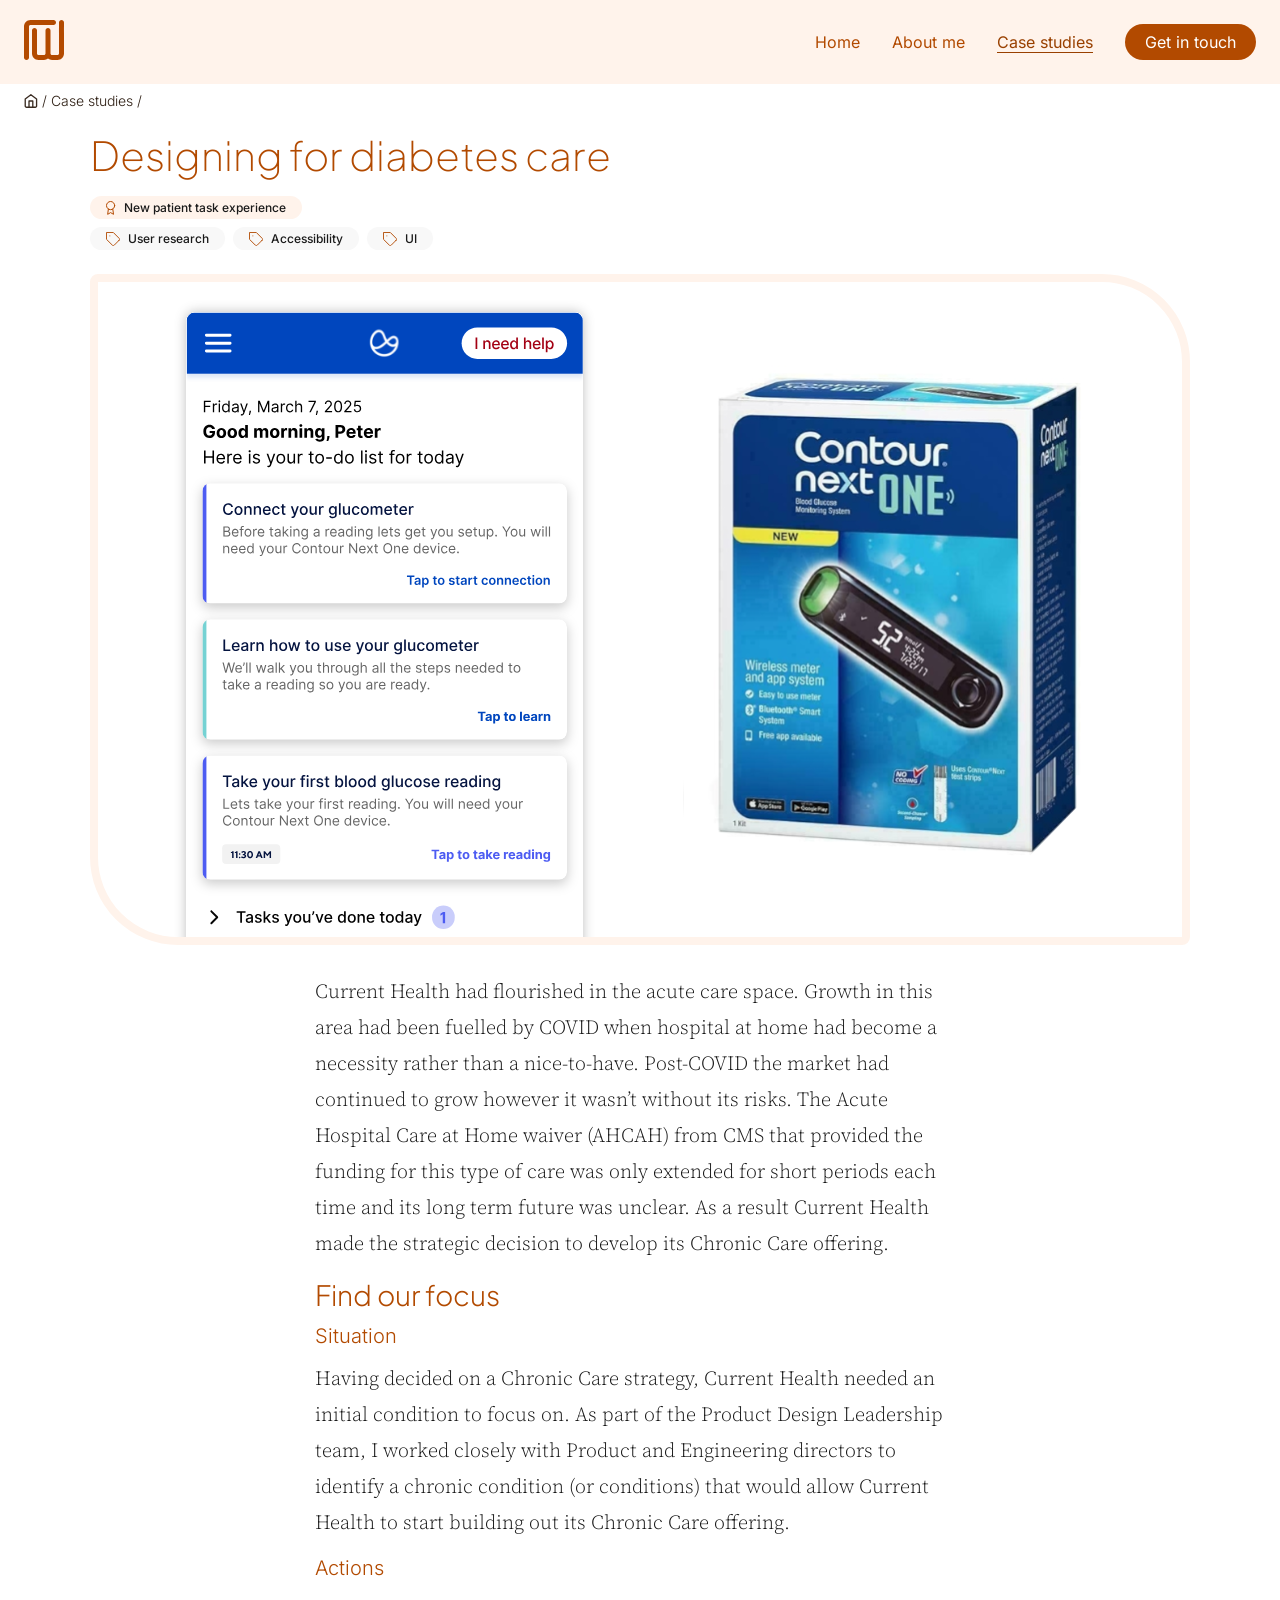
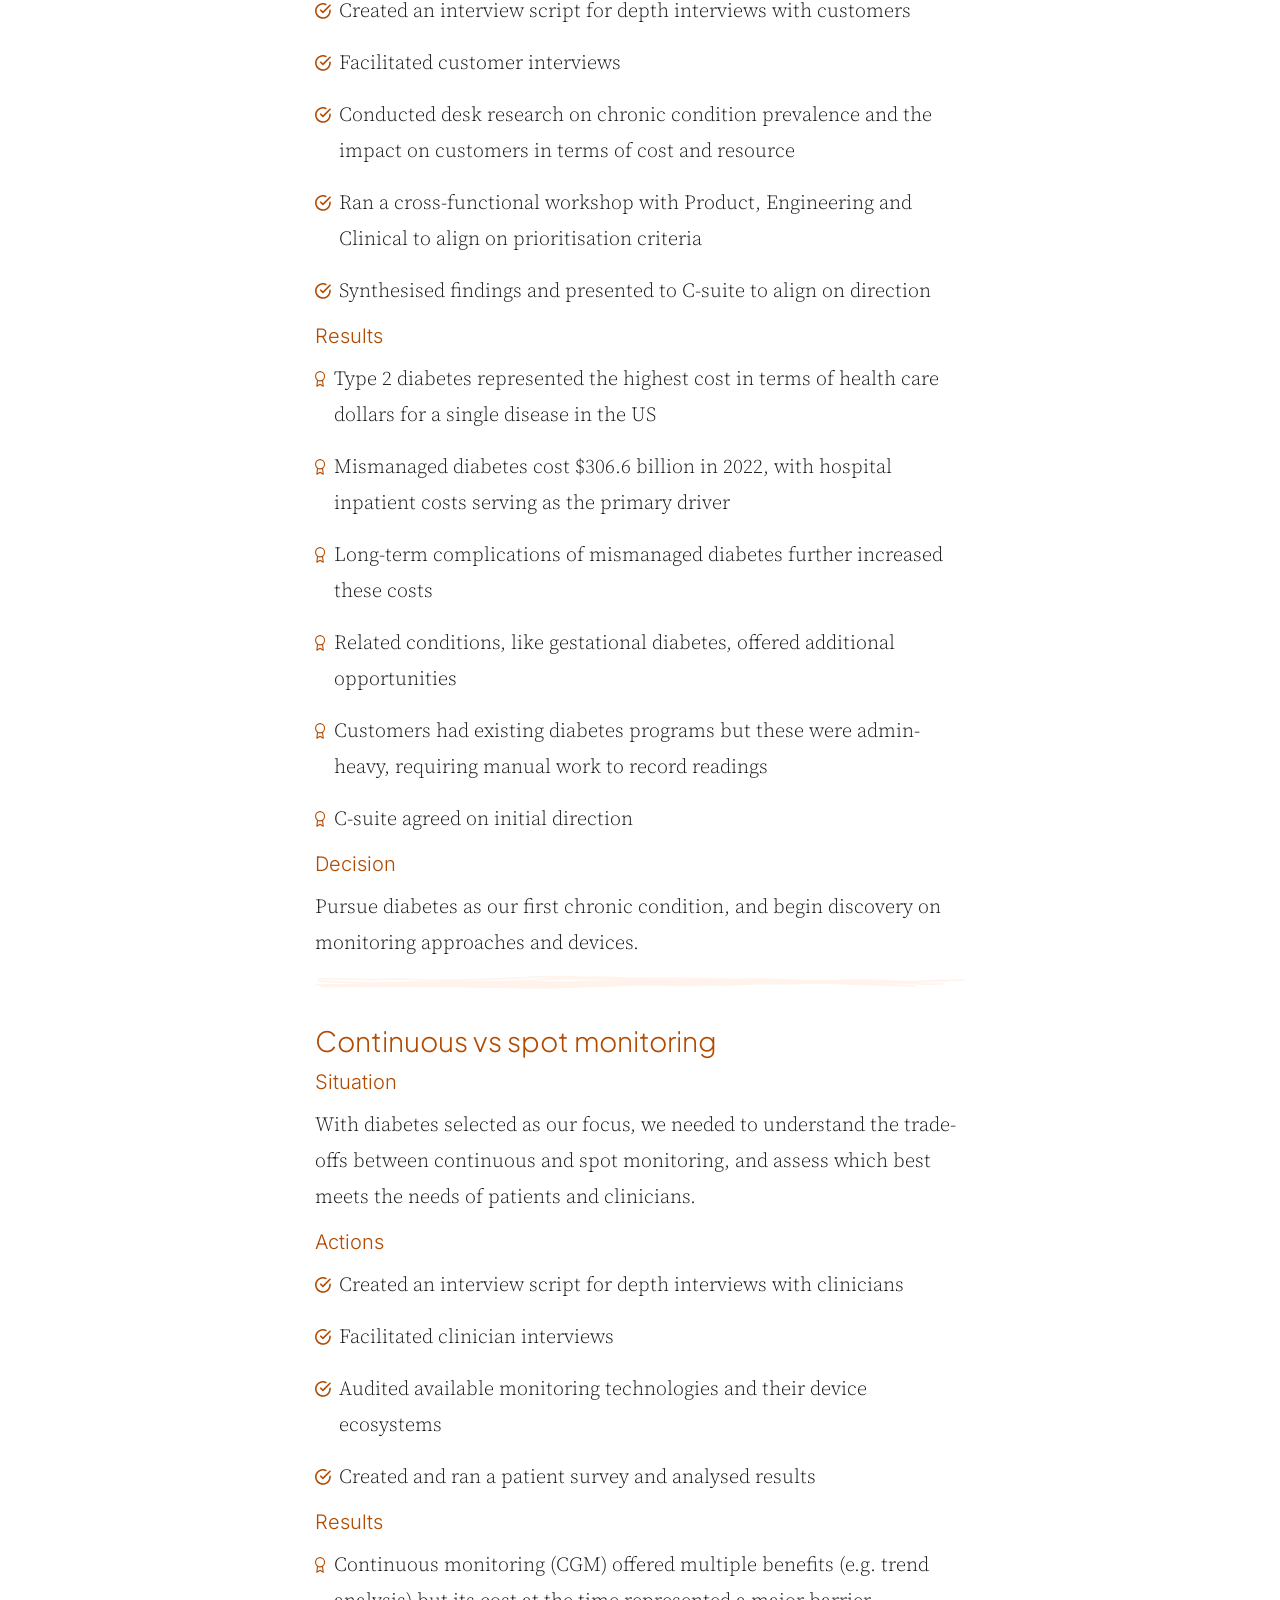
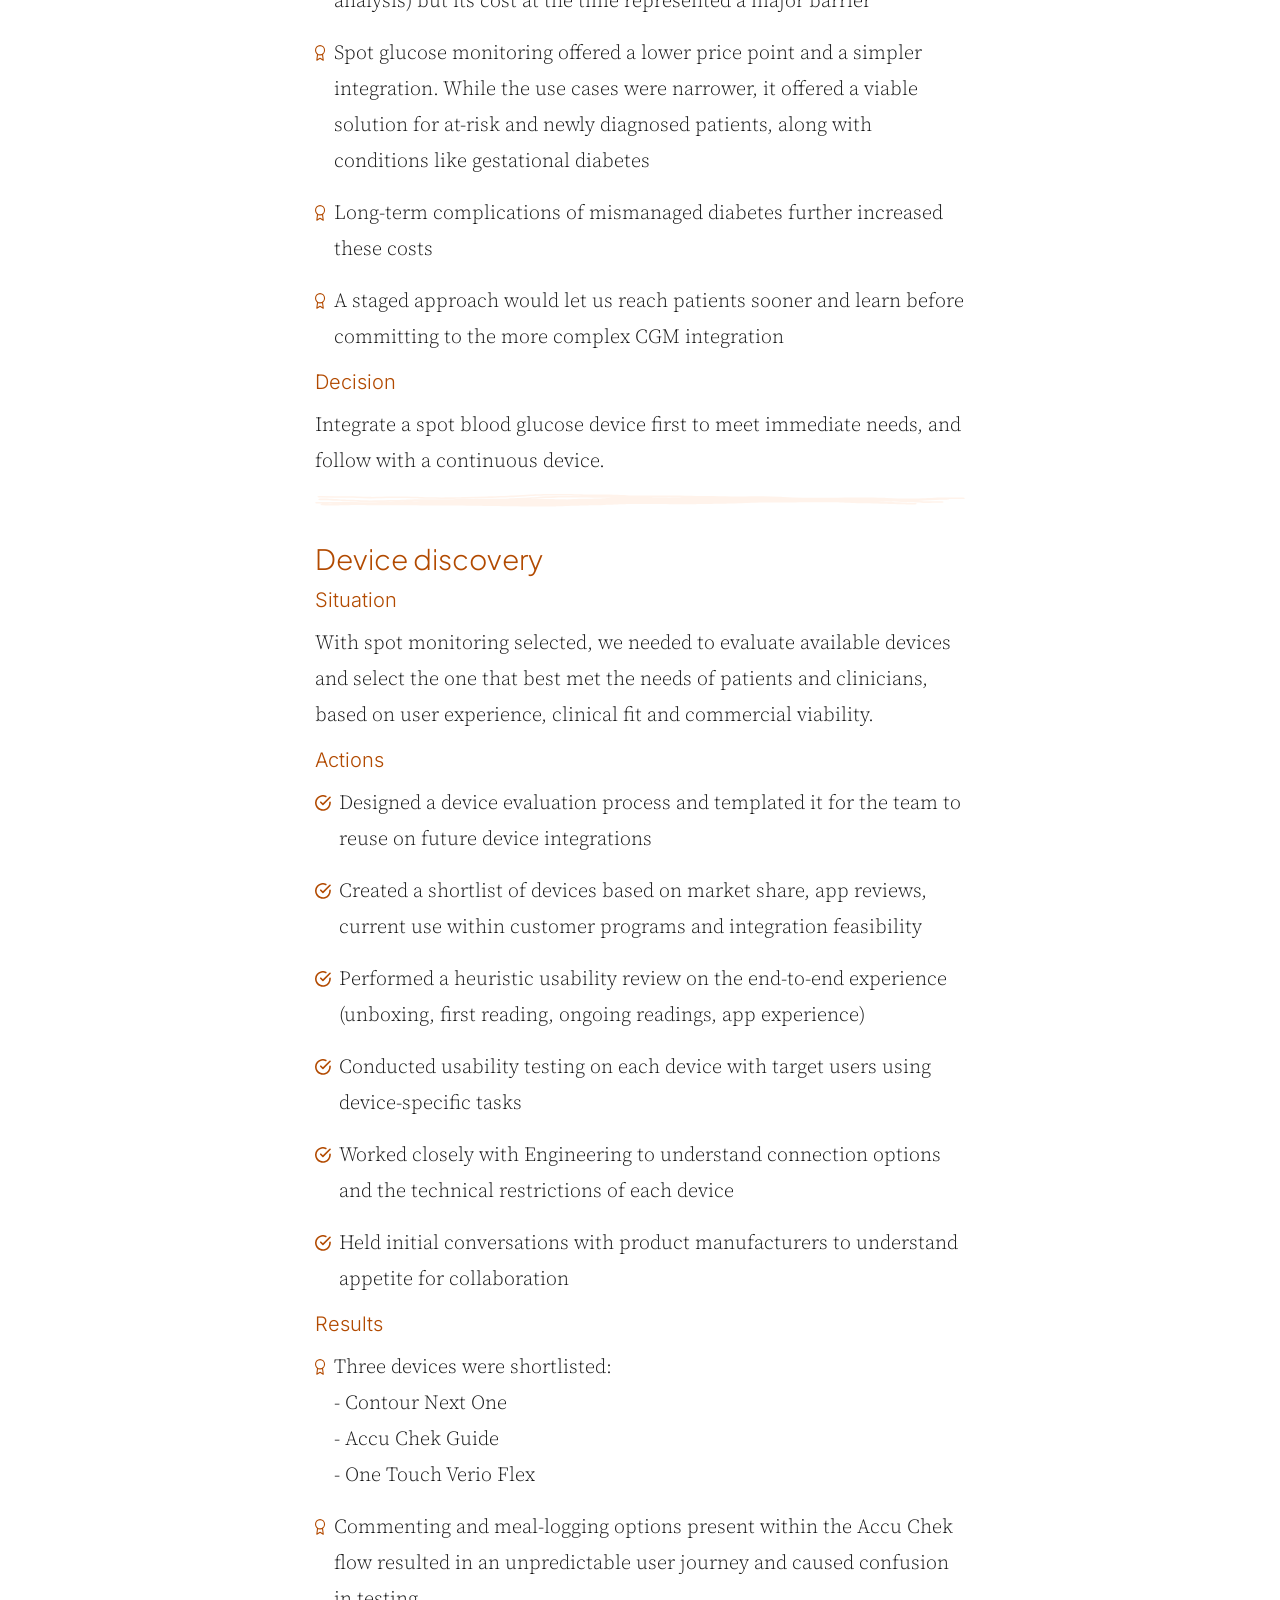
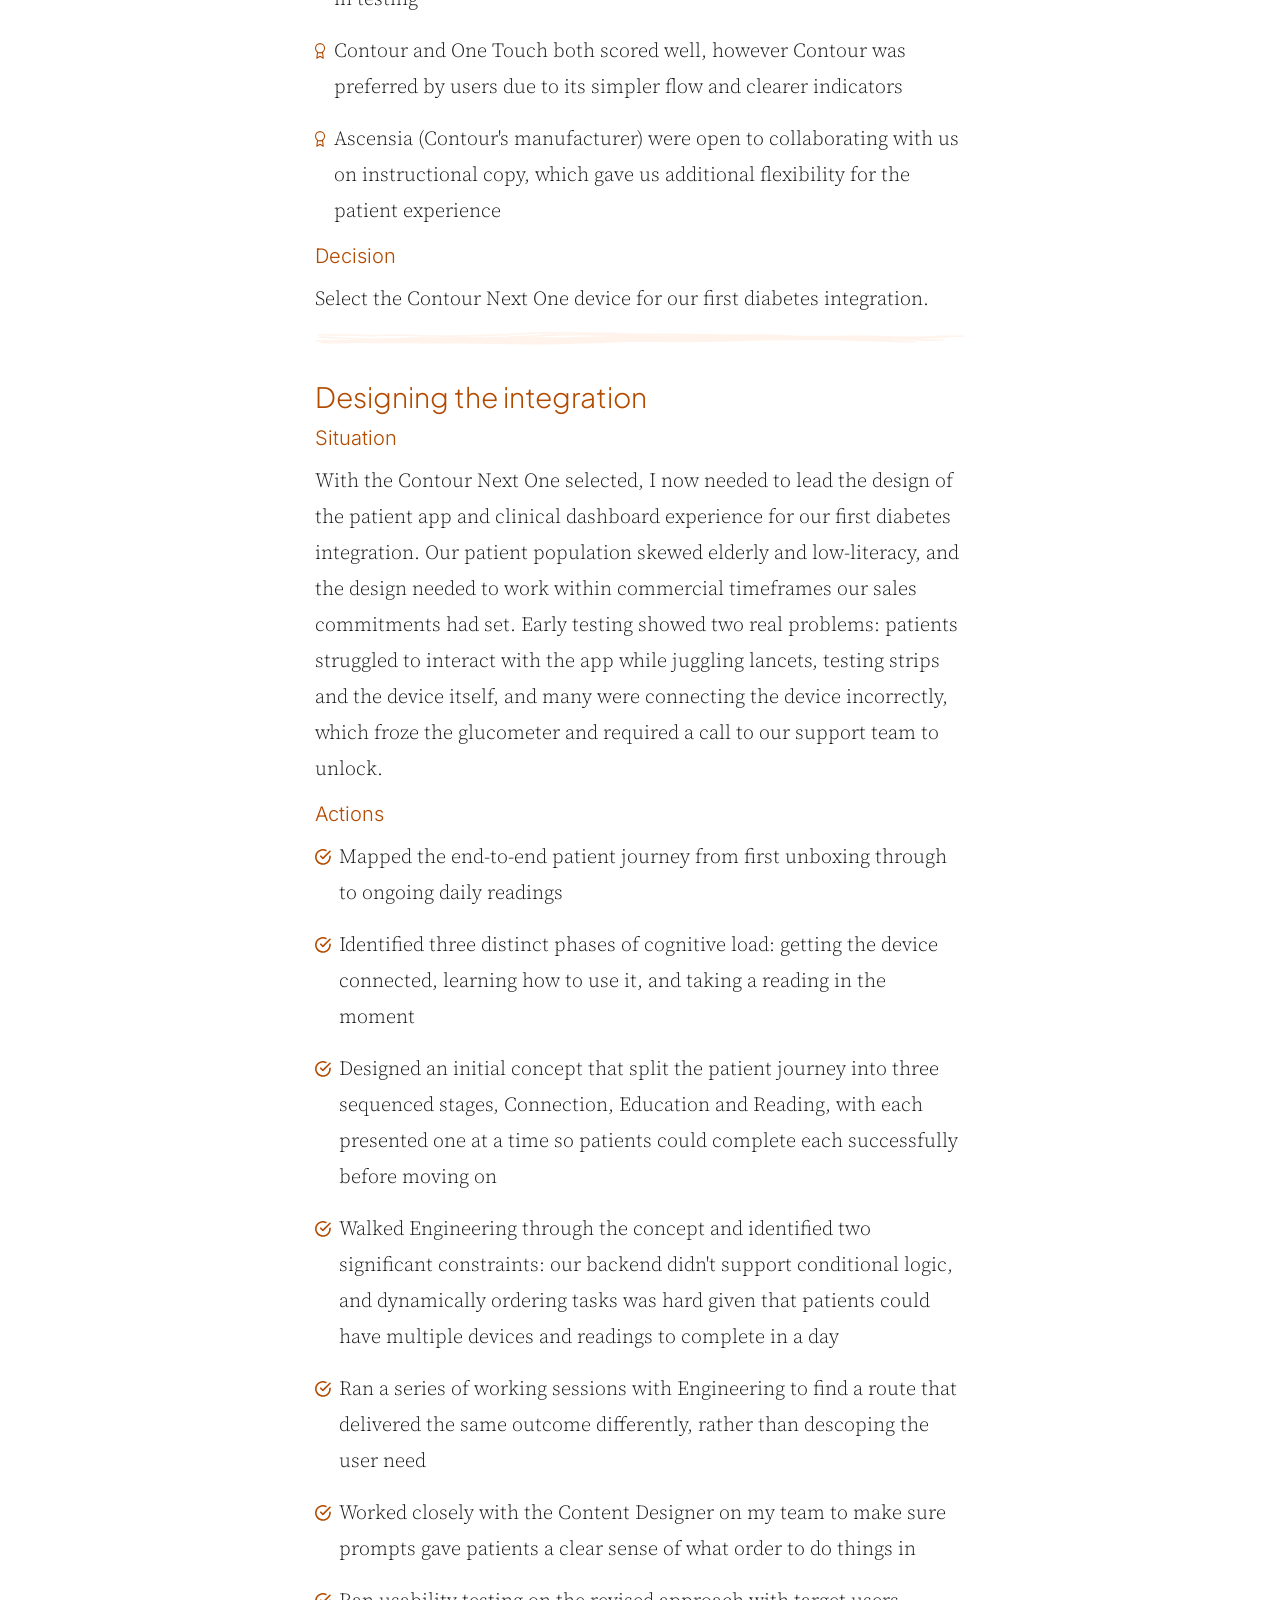
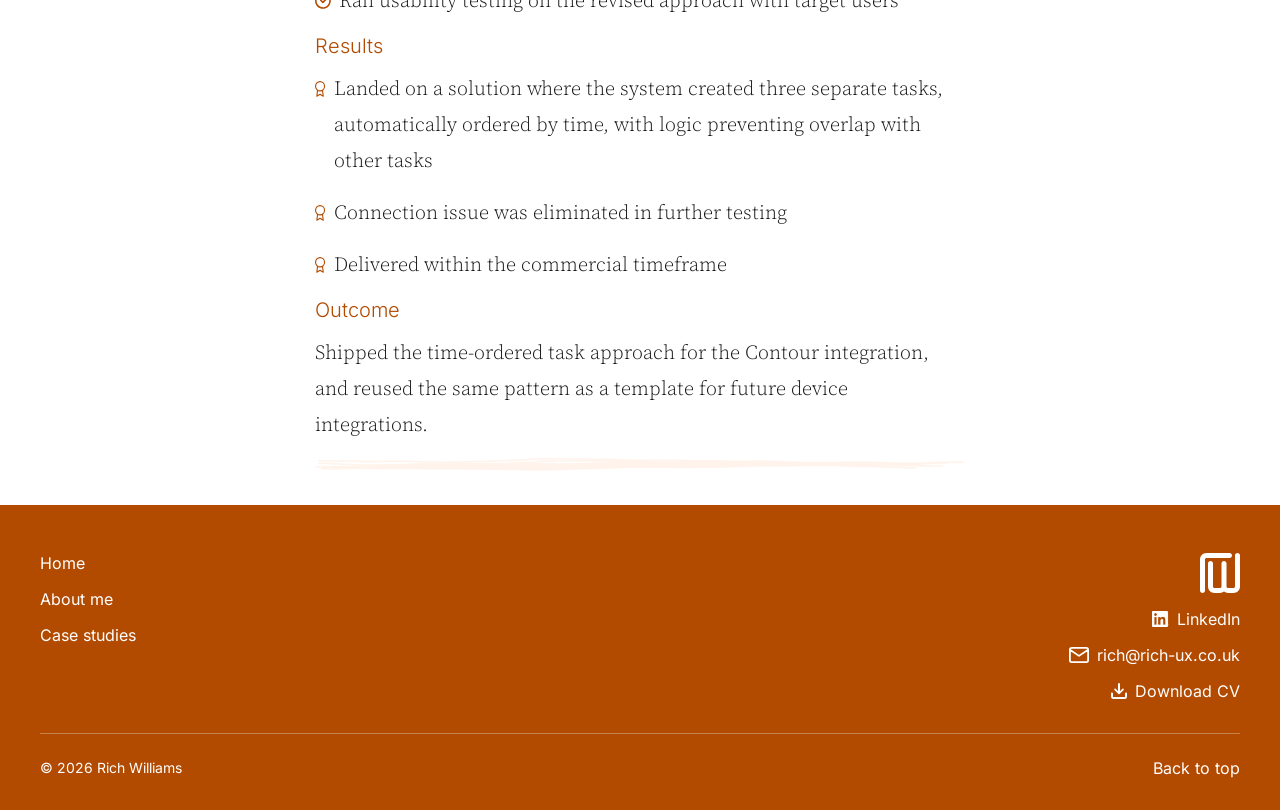
<file: case-studies/Integration.html>
<!DOCTYPE html>
<html lang="en">

<head>
  <meta charset="UTF-8" />
  <meta name="viewport" content="width=device-width, initial-scale=1.0" />
  <title>Designing for diabetes care — Rich Williams</title>
  <meta property="og:title" content="Designing for diabetes care — Rich Williams" />
  <meta property="og:description"
    content="Read about how I designed Current Healths first glucometer, how we selected the monitoring approach, device and some issues we identified in early testing." />
  <meta property="og:image" content="https://rich-ux.co.uk/assets/images/glucometer.svg" />
  <meta property="og:url" content="https://rich-ux.co.uk/case-studies/integrations" />
  <meta property="og:type" content="website" />
  <meta name="author" content="Rich Williams" />
  <meta property="article:published_time" content="2026-03-18T00:00:00Z" />
  <link rel="stylesheet" href="../style.css" />
  <link rel="icon" type="image/png" href="../assets/icons/rwfavicon.png" />
  <link
    href="https://fonts.googleapis.com/css2?family=Source+Serif+4:ital,opsz,wght@0,8..60,300;0,8..60,400;1,8..60,300;1,8..60,400&display=swap"
    rel="stylesheet">

  <!-- Google tag (gtag.js) -->
  <script async src="https://www.googletagmanager.com/gtag/js?id=G-6S0Z7FWXJ3"></script>
  <script>
    window.dataLayer = window.dataLayer || [];
    function gtag() { dataLayer.push(arguments); }
    gtag('js', new Date());

    gtag('config', 'G-6S0Z7FWXJ3');
  </script>

</head>

<body>

  <!-- Navigation -->
  <nav>
    <div class="nav-inner">
      <div class="nav-logo">
        <a href="../index.html" class="nav-logo"><img src="../assets/icons/rwlogo.svg" alt="Rich Williams" /></a>
      </div>
      <button class="nav-toggle" aria-label="Toggle navigation">
        <span></span>
        <span></span>
        <span></span>
      </button>
      <ul class="nav-links">
        <li><a href="../index.html">Home</a></li>
        <li><a href="../About.html">About me</a></li>
        <li><a href="index.html" class="active">Case studies</a></li>
        <li><a href="../Get-in-touch.html" class="small-button">Get in touch</a></li>
      </ul>
    </div>
  </nav>




  <!-- Breadcrumb -->
  <p class="breadcrumb"><a href="../index.html"><img src="../assets/icons/home.svg" alt="Home" /></a> / <a
      href="index.html">Case studies </a>/ </p>
  <!-- Page title -->
  <section class="section page-title">
    <div class="container">
      <h1 class="heading-xl">Designing for diabetes care</h1>
    </div>
  </section>

  <!--Case study tags-->
  <section class="section">
    <div class="container">
      <div class="case-study-page-tags">

        <div class="tag-row">
          <span class="caption tag tag-tint">
            <img src="../assets/icons/rosette.svg" alt="" />
            New patient task experience
          </span>
         
        </div>
        <!-- Category tags -->
        <div class="tag-row">
          <span class="caption tag tag-grey">
            <img src="../assets/icons/tag.svg" alt="" />
            User research
          </span>
          <span class="caption tag tag-grey">
            <img src="../assets/icons/tag.svg" alt="" />
            Accessibility
          </span>
          <span class="caption tag tag-grey">
            <img src="../assets/icons/tag.svg" alt="" />
            UI
          </span>
        </div>
      </div>
    </div>
  </section>

    <!--hero image-->
  <section class="section">
    <div class="container">
      <div class="page-hero-image">
        <img src="../assets/images/Glucometer.svg"
          alt="Image showing the toggle component page in the design system The Nest" />
      </div>
    </div>
  </section>

  <section class="section">
    <div class="container reading">

      <div class="prose">
        <p>Current Health had flourished in the acute care space. Growth in this area had been fuelled by COVID when
          hospital at home had become a necessity rather than a nice-to-have. Post-COVID the market had continued to
          grow however it wasn’t without its risks. The Acute Hospital Care at Home waiver (AHCAH) from CMS that
          provided the funding for this type of care was only extended for short periods each time and its long term
          future was unclear. As a result Current Health made the strategic decision to develop its Chronic Care
          offering.</p>
      </div>
    </div>
  </section>

  <section class="section">
    <div class="container reading">
      <div class="prose">
        <h2 class="heading-md">Find our focus</h2>
        <h3 class="heading-xs">Situation</h3>
        <p>Having decided on a Chronic Care strategy, Current Health needed an initial condition to focus on. As part of
          the Product Design Leadership team, I worked closely with Product and Engineering directors to identify a
          chronic condition (or conditions) that would allow Current Health to start building out its Chronic Care
          offering.</p>
      </div>
    </div>
  </section>

  <section class="section">
    <div class="container reading">
      <div class="prose">
        <h3 class="heading-xs">Actions</h3>
        <p class="body-bullet">
          <img src="../assets/icons/circle-ck.svg" alt="" />
          Created an interview script for depth interviews with customers

        </p>

        <p class="body-bullet">
          <img src="../assets/icons/circle-ck.svg" alt="" />
          Facilitated customer interviews
        </p>
        <p class="body-bullet">
          <img src="../assets/icons/circle-ck.svg" alt="" />
          Conducted desk research on chronic condition prevalence and the impact on customers in terms of cost and
          resource
        </p>
        <p class="body-bullet">
          <img src="../assets/icons/circle-ck.svg" alt="" />
          Ran a cross-functional workshop with Product, Engineering and Clinical to align on prioritisation criteria
        </p>

        <p class="body-bullet">
          <img src="../assets/icons/circle-ck.svg" alt="" />
          Synthesised findings and presented to C-suite to align on direction
        </p>
      </div>
    </div>
  </section>

  <section class="section">
    <div class="container reading">
      <div class="prose">
        <h3 class="heading-xs">Results</h3>

        <p class="body-bullet">
          <img src="../assets/icons/rosette.svg" alt="" />
          Type 2 diabetes represented the highest cost in terms of health care dollars for a single disease in the US

        </p>

        <p class="body-bullet">
          <img src="../assets/icons/rosette.svg" alt="" />
          Mismanaged diabetes cost $306.6 billion in 2022, with hospital inpatient costs serving as the primary driver
        </p>
        <p class="body-bullet">
          <img src="../assets/icons/rosette.svg" alt="" />
          Long-term complications of mismanaged diabetes further increased these costs

        </p>
        <p class="body-bullet">
          <img src="../assets/icons/rosette.svg" alt="" />
          Related conditions, like gestational diabetes, offered additional opportunities
        </p>
        </p>
        <p class="body-bullet">
          <img src="../assets/icons/rosette.svg" alt="" />
          Customers had existing diabetes programs but these were admin-heavy, requiring manual work to record
          readings
        </p>
        <p class="body-bullet">
          <img src="../assets/icons/rosette.svg" alt="" />
          C-suite agreed on initial direction
        </p>
      </div>
    </div>
  </section>

  <section class="section">
    <div class="container reading">
      <div class="prose">
        <h3 class="heading-xs">Decision</h3>
        <p>Pursue diabetes as our first chronic condition, and begin discovery on monitoring approaches and devices.</p>

        <svg class="card-divider divider-tint mb-lg" viewBox="0 0 1440 12" preserveAspectRatio="none" fill="none"
          xmlns="http://www.w3.org/2000/svg">
          <path
            d="M547.873 0.00112486C556.497 -0.0103455 564.703 0.0658817 575.033 0.161155C575.039 0.161148 575.044 0.161141 575.05 0.161135C576.592 0.174655 578.011 0.189028 579.595 0.203161C592.304 0.316782 608.635 0.447806 633.414 0.493424C660.767 0.543692 682.5 0.844926 695.744 1.14717C698.2 1.20355 700.788 1.23165 707.24 1.24553C711.489 1.25442 717.162 1.2574 725.466 1.25784C729.815 1.25819 734.997 1.25729 740.941 1.25504C743.165 1.25417 745.629 1.25084 748.038 1.24611C767.749 1.19651 795.05 1.19881 820.434 1.33791C837.796 1.42681 854.274 1.54306 866.773 1.62764C885.071 1.75426 902.698 1.88879 921.875 1.93249C931.959 1.95537 942.474 1.95318 953.745 1.90866C962.042 1.87637 970.833 1.85417 980.151 1.83052C996.888 1.7891 1013.18 1.99351 1029.73 2.23438C1031.84 2.26507 1033.94 2.29633 1036.07 2.32787C1050.66 2.54595 1065.61 2.77458 1081.73 2.90122C1085.93 2.93473 1090.12 2.96038 1094.03 2.98371C1117.24 3.12228 1137.14 3.02761 1158.81 2.92442C1168.75 2.87711 1179.07 2.82793 1190.26 2.79869C1197.57 2.77959 1206.17 2.76997 1215.58 2.76618C1228.98 2.75552 1243.94 2.88125 1258.93 3.09452C1261.11 3.12447 1263.29 3.15499 1265.46 3.18594C1265.47 3.18609 1265.48 3.18624 1265.49 3.18639C1284.44 3.47351 1303.07 3.65802 1318.44 3.62185C1322.03 3.61651 1325.43 3.60403 1328.61 3.58592C1355.33 3.39132 1365.41 3.12402 1373.8 3.00933C1376.96 2.95946 1379.88 2.91646 1383.36 2.8827C1383.54 2.88103 1383.71 2.87939 1383.89 2.87777C1396.43 2.76205 1415.11 2.77872 1434.05 2.81992C1434.12 2.82002 1434.19 2.82012 1434.26 2.82022C1437.47 2.82722 1440.03 3.11418 1440 3.45975C1440.01 3.80534 1437.41 4.079 1434.21 4.07201C1424.06 4.04977 1414.12 4.03518 1405.24 4.04273C1404.78 4.33979 1402.39 4.565 1399.52 4.56466C1396.64 4.56485 1391.37 4.60166 1383.9 4.68834C1372.71 4.80128 1356.57 5.15283 1335.97 5.52775C1338.33 5.56668 1340.31 5.60434 1342.03 5.64057C1344.06 5.68299 1345.62 5.71986 1346.96 5.75122C1349.74 5.81647 1351.6 5.85837 1354.89 5.8713C1361.87 5.85142 1372.47 5.76589 1383.9 5.74418C1384.94 5.74204 1386.03 5.74011 1387.09 5.73857C1390.27 5.73402 1392.85 6.01267 1392.84 6.35806C1392.82 6.70369 1390.22 6.98515 1387.04 6.98995C1386.97 6.99009 1386.91 6.99024 1386.85 6.99038C1385.88 6.99182 1384.86 6.99365 1383.9 6.99564C1372.44 7.01698 1361.39 7.10703 1354.05 7.12737C1352.03 7.13288 1350.28 7.13327 1348.97 7.13075C1347.93 7.12878 1346.62 7.12475 1345.89 7.11085C1345.79 7.10899 1345.61 7.10517 1345.39 7.09873C1345.39 7.09856 1345.38 7.09839 1345.38 7.09822C1345.26 7.09468 1344.63 7.07678 1343.96 7.03163C1343.83 7.02251 1343.53 7.00206 1343.19 6.96786C1343.11 6.96574 1343.02 6.96361 1342.93 6.96149C1341.7 6.93205 1340.45 6.90159 1339.1 6.87228C1335 6.78174 1329.04 6.68565 1318.44 6.54273C1315.34 6.50072 1311.93 6.45338 1308 6.39572C1291.97 6.22969 1264.86 5.58526 1231.08 5.34145C1233.36 5.37998 1235.64 5.42057 1237.93 5.46292C1243.68 5.56909 1249.47 5.68808 1255.24 5.81422C1257.47 5.86255 1259.65 5.91125 1261.87 5.96081C1265.46 6.04072 1269.05 6.12171 1272.65 6.19987C1275.07 6.25266 1277.51 6.30435 1279.94 6.35406C1279.94 6.35413 1279.95 6.35419 1279.96 6.35426C1283.33 6.42333 1286.72 6.48903 1290.12 6.54993C1291.33 6.57203 1292.49 6.59256 1293.67 6.6124C1298.34 6.69073 1302.91 6.75731 1308.18 6.84855C1308.82 6.86294 1309.51 6.88088 1310.04 6.89551C1310.6 6.91098 1311.14 6.92648 1311.64 6.94202C1312.09 6.95573 1312.51 6.96953 1312.92 6.98231C1312.98 6.984 1313.03 6.9857 1313.09 6.98739C1313.55 7.00165 1313.99 7.01475 1314.42 7.02704C1314.85 7.03931 1315.24 7.05103 1315.63 7.06114C1315.64 7.06114 1315.64 7.06114 1315.65 7.06114C1316.06 7.0715 1316.38 7.07924 1316.82 7.08801C1317.38 7.09897 1317.86 7.10727 1318.44 7.11527C1318.44 7.11528 1318.44 7.11528 1318.44 7.11528C1319.01 7.12306 1319.6 7.12978 1320.18 7.13542C1320.76 7.14105 1321.37 7.14567 1321.98 7.1496C1322.59 7.15352 1323.2 7.15693 1323.83 7.15955C1324.46 7.16218 1325.08 7.16413 1325.72 7.16583C1326.36 7.16753 1327 7.16905 1327.64 7.1702C1329.14 7.17283 1330.56 7.2356 1331.6 7.34803C1332.65 7.46045 1333.23 7.61276 1333.23 7.77397C1333.22 7.93514 1332.62 8.09351 1331.57 8.21494C1330.51 8.33629 1329.09 8.41018 1327.59 8.42165C1327.19 8.42472 1326.78 8.42794 1326.37 8.43084C1326.13 8.43256 1325.89 8.43402 1325.64 8.43565C1324.98 8.44002 1324.33 8.44444 1323.66 8.44787C1322.98 8.4513 1322.33 8.45383 1321.64 8.45581C1320.95 8.45778 1320.27 8.45901 1319.57 8.45884C1319.2 8.45875 1318.83 8.45829 1318.44 8.4574C1318.1 8.45659 1317.76 8.45542 1317.41 8.45383C1316.7 8.45067 1315.89 8.44463 1315.18 8.43678C1314.66 8.43127 1313.99 8.42173 1313.45 8.41299C1312.88 8.40386 1312.33 8.39355 1311.79 8.38274C1311.26 8.3719 1310.74 8.36032 1310.24 8.34926C1310.18 8.34812 1310.13 8.34698 1310.08 8.34585C1309.63 8.33604 1309.21 8.32638 1308.81 8.31767C1308.36 8.30794 1307.94 8.29943 1307.54 8.29196C1307.1 8.28358 1306.82 8.27986 1306.49 8.27558C1302.12 8.24029 1296.7 8.21187 1291.56 8.16902C1290.92 8.16377 1290.26 8.15804 1289.62 8.15235C1286.24 8.12291 1282.86 8.08876 1279.48 8.05094C1277.03 8.0235 1274.57 7.99421 1272.12 7.9636C1268.5 7.91859 1264.87 7.87073 1261.25 7.82392C1259 7.79481 1256.79 7.7664 1254.55 7.7386C1248.69 7.66596 1242.82 7.60094 1236.92 7.54868C1231.06 7.49641 1225.14 7.45665 1219.21 7.42698C1218.03 7.42095 1216.82 7.41519 1215.58 7.40971C1210.84 7.38831 1205.98 7.35915 1201.27 7.31908C1196.93 7.28146 1192.47 7.21588 1188.33 7.14817C1186.13 7.11171 1183.93 7.07471 1181.8 7.0377C1181.79 7.03749 1181.79 7.03729 1181.78 7.03709C1179.89 7.0046 1178.05 6.97243 1176.2 6.94187C1172.25 6.87605 1168.37 6.81738 1164.49 6.76791C1160.62 6.71843 1156.76 6.67806 1152.87 6.64706C1149.01 6.61637 1145.1 6.59417 1141.21 6.58053C1137.33 6.56677 1133.46 6.56119 1129.45 6.56161C1124.17 6.56282 1118.91 6.574 1113.5 6.58724C1108.14 6.60077 1102.72 6.61771 1097.35 6.63485C1096.75 6.63662 1096.2 6.63834 1095.68 6.64005C1095.1 6.64176 1094.52 6.64346 1094.03 6.64517C1093.37 6.64757 1092.4 6.65039 1091.71 6.65333C1091.71 6.65333 1091.7 6.65334 1091.69 6.65334C1088.18 6.66679 1084.66 6.68235 1081.13 6.69789C1075.7 6.72194 1070.23 6.74676 1064.76 6.76954C1059.29 6.79227 1053.78 6.8133 1048.23 6.82905C1042.68 6.84448 1037.02 6.85552 1031.3 6.84967C1026.2 6.84502 1021.07 6.83549 1016.05 6.8269C1014.72 6.82465 1013.39 6.82247 1012.07 6.82036C1005.78 6.81078 999.681 6.80805 993.657 6.82573C987.637 6.84292 981.629 6.87976 975.569 6.93455C969.507 6.98934 963.41 7.06082 957.207 7.1488C956.031 7.16533 954.889 7.18221 953.781 7.19942C948.699 7.27656 943.706 7.35134 938.638 7.4234C932.412 7.51157 926.215 7.59409 919.895 7.67037C916.378 7.71266 912.684 7.74852 909.13 7.77584C905.593 7.80352 902.029 7.82446 898.555 7.84091C897.131 7.84758 895.721 7.85333 894.327 7.85888C892.302 7.86699 890.25 7.87377 888.272 7.88073C884.908 7.89238 881.648 7.904 878.446 7.919C875.269 7.93409 872.168 7.95309 869.193 7.97987C866.096 8.00761 863.562 8.03865 860.51 8.08602C853.095 8.16706 848.499 8.17442 843.395 8.18429C842.39 8.18621 841.362 8.18856 840.291 8.19114C834.174 8.19966 828.053 8.19667 822.019 8.18948C815.939 8.18205 809.923 8.17013 803.858 8.15673C797.866 8.14352 791.758 8.12823 785.758 8.11416C779.732 8.1 773.724 8.08646 767.692 8.07398C761.636 8.06155 755.522 8.04997 749.611 8.04022C749.102 8.03941 748.586 8.03854 748.067 8.03763C745.237 8.03173 741.993 8.02256 739.226 8.01043C736.806 8.00051 734.355 7.98928 732.048 7.97758C731.092 7.97285 730.132 7.9681 729.174 7.96349C725.913 7.94745 722.761 7.93244 719.689 7.92276C716.69 7.9128 713.615 7.90834 710.787 7.91139C707.909 7.91453 705.012 7.92596 702.21 7.94551C699.275 7.96628 696.798 7.99012 693.697 8.02987C691.672 8.05606 689.639 8.08234 687.672 8.10839C684.717 8.14742 681.724 8.18699 678.766 8.22754C675.807 8.26807 672.843 8.30916 669.909 8.35157C668.962 8.36521 667.96 8.3796 667.009 8.39359C664.065 8.43681 661.162 8.4809 658.259 8.52707C655.363 8.57315 652.487 8.62087 649.631 8.67105C646.768 8.72143 643.931 8.77351 641.057 8.82942C636.17 8.92475 631.497 8.97287 627.378 9.00656C623.23 9.04 619.34 9.06094 615.576 9.08089C614.872 9.08461 614.171 9.08833 613.471 9.09204C610.38 9.10782 607.432 9.12266 604.471 9.1396C600.794 9.16045 597.284 9.18391 593.667 9.21094C590.189 9.23751 586.478 9.26801 583.035 9.30248C579.381 9.33758 576.079 9.37456 572.353 9.41939C568.793 9.46326 565.104 9.51923 560.982 9.57998C557.121 9.64004 552.724 9.70198 548.547 9.75604C544.22 9.81036 539.937 9.85761 535.633 9.89406C534.87 9.90171 533.683 9.90905 532.987 9.91555C529.656 9.93994 526.193 9.9592 522.863 9.9736C518.602 9.99201 514.333 10.0028 510.105 10.0078C505.885 10.0128 501.529 10.0119 497.453 10.006C490.849 9.99628 484.274 9.98262 477.687 9.9675C471.141 9.95231 464.574 9.93537 458.007 9.91745C451.845 9.90053 445.634 9.8829 439.48 9.86456C439.11 9.86347 438.741 9.86237 438.373 9.86125C431.831 9.84119 425.286 9.81571 418.751 9.7849C417.291 9.77807 415.882 9.77108 414.418 9.76374C409.342 9.73804 404.239 9.70916 399.175 9.67809C399.14 9.67778 399.105 9.67747 399.07 9.67716C392.556 9.63739 386.149 9.59408 379.684 9.55092C377.314 9.53524 375.03 9.51996 372.715 9.50528C370.394 9.49059 368.12 9.47678 365.821 9.46378C363.524 9.4508 361.233 9.43901 358.985 9.42895C356.702 9.41884 354.49 9.41047 352.251 9.40478C350.201 9.39941 348.165 9.39706 345.936 9.3944C345.732 9.39417 345.528 9.39393 345.324 9.3937C342.897 9.39094 340.122 9.38446 337.546 9.37137C330.713 9.33558 324.08 9.30915 317.314 9.29188C311.29 9.27649 305.276 9.26856 299.214 9.26616C298.454 9.26585 297.697 9.26553 296.945 9.2652C294.308 9.26402 291.607 9.26284 288.941 9.26084C284.794 9.25775 280.588 9.25328 276.42 9.2469C269.514 9.23639 262.625 9.21987 255.67 9.19711C248.743 9.17447 241.783 9.14553 234.848 9.11421C227.919 9.08292 220.933 9.04952 214.037 9.01826C206.355 8.98315 198.727 8.95549 191.04 8.93841C183.474 8.92131 175.905 8.91399 168.34 8.91555C168.251 8.91557 168.162 8.9156 168.073 8.91563C160.42 8.91573 152.799 8.96892 145.146 9.01738C137.491 9.0664 129.814 9.07912 122.15 9.02621C121.954 9.02492 121.757 9.0236 121.558 9.02224C117.157 8.99194 112.759 8.93629 108.36 8.85733C105.931 8.86062 103.603 8.85802 101.365 8.85314C91.4358 8.82233 83.22 8.81404 74.8052 8.90213C69.1937 8.95731 63.4824 9.00456 57.2018 9.04459C55.7288 9.05976 54.4377 9.08138 52.9858 9.10746C52.6955 9.11243 52.3883 9.11741 52.0774 9.12272C50.1211 9.1563 47.9092 9.19144 44.7665 9.21366C38.5453 9.25799 29.009 9.24835 16.6998 8.95609C13.5808 8.88225 11.6081 8.54898 12.2766 8.21144C12.7428 7.97467 14.4087 7.79874 16.417 7.74023C12.7007 7.70007 8.97055 7.65806 5.26919 7.61633C3.79507 7.59961 2.39763 7.52193 1.4155 7.39842C0.425852 7.27488 -0.0752957 7.11618 0.00924291 6.9553C0.0933857 6.79437 0.766166 6.64342 1.87539 6.53353C2.99034 6.42377 4.4385 6.36431 5.92924 6.3669C9.87339 6.37407 13.8015 6.38132 17.7282 6.38643C21.6733 6.39161 25.5913 6.39463 29.5038 6.3962C33.42 6.39778 37.3694 6.39758 41.2986 6.3962C45.2156 6.39475 49.1451 6.39244 53.0882 6.38887C57.0525 6.3854 60.918 6.38052 64.8714 6.37545C67.2666 6.37234 69.6434 6.36927 71.9869 6.36568C72.8564 6.36445 73.716 6.36276 74.5868 6.36141C74.6595 6.3613 74.7323 6.36119 74.8052 6.36108C75.4445 6.36013 76.0675 6.35978 76.7164 6.35984C84.3224 6.35536 91.985 6.44597 99.602 6.54745C106.919 6.64475 114.231 6.70876 121.558 6.69016C121.9 6.68944 122.238 6.68861 122.573 6.68769C130.22 6.66906 137.876 6.58417 145.52 6.46596C153.125 6.34888 160.703 6.22983 168.322 6.1633C168.361 6.16294 168.4 6.16259 168.439 6.16225C176.081 6.09325 183.714 6.03417 191.35 5.98554C197.256 5.94791 203.112 5.91642 208.975 5.8907C211.271 5.85572 213.566 5.8236 215.821 5.79359C222.385 5.70618 228.955 5.60039 235.431 5.5006C223.906 5.53568 214.653 5.62171 205.838 5.71802C204.663 5.73093 203.472 5.74421 202.31 5.75743C191.69 5.87827 181.385 6.00396 168.321 6.09137C166.682 6.10241 165.015 6.11423 163.298 6.12708C147.027 6.26568 133.263 6.49134 121.558 6.44463C101.526 6.38486 87.6245 5.92817 77.5763 5.9092C76.6157 5.90222 75.7105 5.89632 74.8052 5.89121C60.7541 5.81101 54.4132 5.69236 48.3561 5.46966C39.3226 5.13491 21.8812 4.9445 13.1173 4.93742C9.93142 4.93485 7.36091 4.65244 7.37948 4.30691C7.3909 3.96129 9.98492 3.68299 13.1727 3.68555C22.4214 3.69302 41.2945 3.88655 52.0552 4.28493C56.5079 4.44947 61.5478 4.55987 74.8052 4.63817C75.8572 4.64432 76.9431 4.65159 78.0804 4.66042C87.9803 4.68412 101.688 5.13416 121.558 5.19273C133.242 5.23962 147.02 5.01318 163.397 4.87429C165.079 4.86178 166.708 4.85028 168.313 4.83944C180.878 4.75529 190.815 4.6334 201.301 4.51261C202.454 4.49935 203.624 4.4858 204.805 4.47275C204.812 4.47273 204.819 4.47272 204.827 4.47271C215.682 4.35243 227.505 4.24483 243.446 4.23265C260.97 4.21973 281.39 4.20908 299.221 4.15223C318.796 4.09166 335.246 4.06657 341.376 4.02595C343.687 4.01089 345.907 3.99281 348.254 3.97423C357.269 3.90061 368.148 3.82914 392.664 3.833C398.024 3.83268 404.314 3.84101 411.166 3.85102C421.189 3.70907 430.92 3.56529 439.48 3.47162C439.689 3.46925 439.899 3.46692 440.11 3.46463C447.593 3.38455 454.551 3.23722 461.222 3.07582C463.165 3.02936 465.1 2.98077 467.032 2.93239C471.706 2.81571 476.383 2.69909 480.941 2.60889C484.575 2.537 488.375 2.4506 492.398 2.35925C503.793 2.1003 516.969 1.8014 532.987 1.67908C537.381 1.64349 542.433 1.61841 547.406 1.61292C571.631 1.58486 592.412 1.62855 610.294 1.67231C597.142 1.61065 587.005 1.52651 578.541 1.45023C576.976 1.4358 575.438 1.42177 573.944 1.40823C563.547 1.31233 555.972 1.24162 547.949 1.25231C542.552 1.2593 537.376 1.26795 532.987 1.27479C505.211 1.31211 492.494 1.42752 478.44 1.6909C474.132 1.77161 469.378 1.87913 464.256 1.99486C456.724 2.16535 448.341 2.35386 439.48 2.50176C436.274 2.55451 433.039 2.60094 429.753 2.63825C418.034 2.77071 404.949 2.95103 391.067 3.1205C391.062 3.12048 391.056 3.12046 391.051 3.12044C388.345 3.15368 385.6 3.18659 382.83 3.21896C365.961 3.41642 348.213 3.59266 330.939 3.70207C329.092 3.7137 326.883 3.73116 324.335 3.75197C317.909 3.80445 309.446 3.87799 299.222 3.93302C286.064 4.00538 270.166 4.0082 252.458 3.85514C245.543 3.79627 238.375 3.692 230.183 3.58211C227.689 3.5487 225.102 3.51448 222.393 3.48163C210.727 3.34067 196.531 3.2075 177.638 3.22167C174.668 3.22387 171.556 3.22989 168.303 3.23978C154.706 3.26012 139.265 3.57976 123.335 3.55161C122.749 3.55113 122.16 3.55036 121.558 3.54927C112.417 3.54069 103.16 3.38127 93.9979 3.22337C87.4946 3.11432 81.1076 3.04159 74.8052 3.02429C52.5669 2.9577 31.5853 2.87183 10.5804 2.78587C10.5749 2.78587 10.5695 2.78587 10.564 2.78587C7.38016 2.77284 4.89001 2.48182 4.9996 2.13643C5.11365 1.79123 7.79244 1.52168 10.9629 1.53461C31.9068 1.62026 52.7355 1.70587 74.8052 1.77228C81.1837 1.78979 87.6565 1.86443 94.2346 1.97534C103.274 2.13157 112.455 2.28865 121.558 2.29748C122.144 2.29854 122.72 2.29931 123.289 2.29979C139.14 2.32903 154.629 2.00898 168.295 1.98753C171.715 1.97701 174.975 1.97074 178.098 1.96854C197.321 1.95523 211.757 2.09331 223.599 2.23777C226.447 2.27278 229.128 2.30825 231.674 2.34266C239.774 2.45244 246.507 2.55142 253.058 2.60729C270.603 2.75914 286.264 2.75293 299.224 2.67885C308.769 2.62538 316.778 2.55549 323.016 2.50405C325.648 2.48258 327.911 2.46443 329.885 2.45209C346.822 2.34375 364.293 2.16957 381.151 1.97369C383.882 1.94185 386.6 1.90962 389.308 1.87684C389.313 1.87666 389.319 1.87647 389.324 1.87629C403.181 1.70821 416.53 1.52709 428.446 1.39327C432.262 1.35055 435.906 1.29662 439.48 1.23536C447.125 1.10246 454.252 0.94165 460.991 0.788163C466.295 0.667834 471.409 0.552431 476.447 0.457953C491.381 0.178002 504.842 0.0607109 532.987 0.0233612C537.368 0.0166063 542.539 0.00803471 547.873 0.00112486ZM22.18 7.80066C29.8325 7.9575 36.0693 7.99058 40.729 7.98011C36.7773 7.94448 32.8308 7.90709 28.9075 7.86841C26.6513 7.8464 24.4153 7.82383 22.18 7.80066ZM412.096 5.10369C410.871 5.12144 409.598 5.13912 408.348 5.15679C411.834 5.15544 415.276 5.15329 418.736 5.14973C422.973 5.14535 427.237 5.13947 431.47 5.13155C424.722 5.12335 418.184 5.11267 412.096 5.10369ZM547.464 2.86474C542.434 2.8703 537.37 2.89639 532.987 2.9337C518.41 3.05095 506.358 3.32276 495.301 3.57389C491.115 3.66877 487.054 3.76053 483.039 3.84001C481.374 3.87296 479.712 3.90939 478.033 3.94804C487.801 3.96766 496.785 3.98827 504.13 4.00542C516.125 4.03349 525.396 4.07825 532.987 4.12841C539.234 4.16811 544.451 4.20751 549.436 4.24541C552.65 4.26951 555.63 4.29243 558.796 4.31238C561.29 4.26774 564.089 4.22302 566.721 4.18346C570.601 4.12737 574.622 4.073 578.495 4.02605C582.428 3.97876 586.325 3.93581 590.303 3.89855C594.155 3.86117 598.145 3.82877 601.976 3.80002C605.675 3.77273 609.23 3.7489 612.797 3.72548C613 3.72415 613.204 3.72283 613.408 3.7215C617.073 3.69675 620.772 3.67259 624.051 3.64195C627.422 3.61046 630.267 3.57503 632.744 3.52443C635.856 3.46138 639.07 3.40033 642.223 3.34318C645.391 3.28589 648.544 3.23208 651.686 3.18121C654.838 3.13024 657.957 3.08215 661.083 3.03612C662.094 3.02124 663.15 3.00588 664.154 2.99152C664.617 2.9849 665.079 2.97814 665.54 2.97162C659.423 2.97976 653.064 2.9853 646.508 2.98693C637.026 2.98931 626.892 2.96557 615.725 2.9379C596.674 2.89035 574.53 2.83318 547.464 2.86474ZM758.26 2.5907C755.807 2.60021 752.465 2.61848 748.044 2.64814C747.607 2.65112 747.158 2.65417 746.695 2.65728C745.529 2.66512 744.277 2.67374 742.94 2.68225C742.971 2.68243 743.004 2.68231 743.035 2.68249C744.792 2.69248 746.437 2.70151 748.044 2.7096C749.53 2.71648 751.008 2.72325 752.526 2.72994C758.277 2.75521 763.944 2.78203 769.571 2.81069C775.308 2.83934 780.93 2.86957 786.641 2.90123C792.309 2.93283 798.054 2.96565 803.691 2.99778C809.406 3.03016 815.038 3.06237 820.72 3.09073C822.528 3.09977 824.356 3.10849 826.165 3.11663C822.114 3.06008 817.9 3.00963 813.457 2.95954C809.901 2.91952 806.213 2.87966 802.299 2.83727C800.819 2.82113 799.019 2.79856 796.898 2.77316C788.553 2.67356 775.451 2.52472 758.26 2.5907ZM871.508 3.06953C872.825 3.06885 874.146 3.06876 875.438 3.06957C879.122 3.07195 882.715 3.07939 886.251 3.08653C888.724 3.09155 891.168 3.09682 893.588 3.10051C894.6 3.10203 895.614 3.10317 896.622 3.10418C898.314 3.10588 899.994 3.10633 901.646 3.106C890.008 3.04452 878.59 2.96076 866.711 2.87853C866.554 2.87744 866.396 2.87671 866.238 2.87562C868.038 2.942 869.794 3.00667 871.508 3.06953Z" />
        </svg>
      </div>
    </div>
  </section>


  <section class="section">
    <div class="container reading">
      <div class="prose">
        <h2 class="heading-md">Continuous vs spot monitoring</h2>
        <h3 class="heading-xs">Situation</h3>
        <p>With diabetes selected as our focus, we needed to understand the trade-offs between continuous and spot
          monitoring, and assess which best meets the needs of patients and clinicians.</p>
      </div>
    </div>
  </section>

  <section class="section">
    <div class="container reading">
      <div class="prose">
        <h3 class="heading-xs">Actions</h3>
        <p class="body-bullet">
          <img src="../assets/icons/circle-ck.svg" alt="" />
          Created an interview script for depth interviews with clinicians

        </p>

        <p class="body-bullet">
          <img src="../assets/icons/circle-ck.svg" alt="" />
          Facilitated clinician interviews
        </p>
        <p class="body-bullet">
          <img src="../assets/icons/circle-ck.svg" alt="" />
          Audited available monitoring technologies and their device ecosystems

        </p>
        <p class="body-bullet">
          <img src="../assets/icons/circle-ck.svg" alt="" />
          Created and ran a patient survey and analysed results

        </p>

      </div>
    </div>
  </section>

  <section class="section">
    <div class="container reading">
      <div class="prose">
        <h3 class="heading-xs">Results</h3>

        <p class="body-bullet">
          <img src="../assets/icons/rosette.svg" alt="" />
          Continuous monitoring (CGM) offered multiple benefits (e.g. trend analysis) but its cost at the time
          represented a major barrier
        </p>

        <p class="body-bullet">
          <img src="../assets/icons/rosette.svg" alt="" />
          Spot glucose monitoring offered a lower price point and a simpler integration. While the use cases were
          narrower, it offered a viable solution for at-risk and newly diagnosed patients, along with conditions like
          gestational diabetes
        </p>
        <p class="body-bullet">
          <img src="../assets/icons/rosette.svg" alt="" />
          Long-term complications of mismanaged diabetes further increased these costs

        </p>
        <p class="body-bullet">
          <img src="../assets/icons/rosette.svg" alt="" />
          A staged approach would let us reach patients sooner and learn before committing to the more complex CGM
          integration

        </p>


      </div>
    </div>
  </section>

  <section class="section">
    <div class="container reading">
      <div class="prose">
        <h3 class="heading-xs">Decision</h3>
        <p>Integrate a spot blood glucose device first to meet immediate needs, and follow with a continuous device.</p>

        <svg class="card-divider divider-tint mb-lg" viewBox="0 0 1440 12" preserveAspectRatio="none" fill="none"
          xmlns="http://www.w3.org/2000/svg">
          <path
            d="M547.873 0.00112486C556.497 -0.0103455 564.703 0.0658817 575.033 0.161155C575.039 0.161148 575.044 0.161141 575.05 0.161135C576.592 0.174655 578.011 0.189028 579.595 0.203161C592.304 0.316782 608.635 0.447806 633.414 0.493424C660.767 0.543692 682.5 0.844926 695.744 1.14717C698.2 1.20355 700.788 1.23165 707.24 1.24553C711.489 1.25442 717.162 1.2574 725.466 1.25784C729.815 1.25819 734.997 1.25729 740.941 1.25504C743.165 1.25417 745.629 1.25084 748.038 1.24611C767.749 1.19651 795.05 1.19881 820.434 1.33791C837.796 1.42681 854.274 1.54306 866.773 1.62764C885.071 1.75426 902.698 1.88879 921.875 1.93249C931.959 1.95537 942.474 1.95318 953.745 1.90866C962.042 1.87637 970.833 1.85417 980.151 1.83052C996.888 1.7891 1013.18 1.99351 1029.73 2.23438C1031.84 2.26507 1033.94 2.29633 1036.07 2.32787C1050.66 2.54595 1065.61 2.77458 1081.73 2.90122C1085.93 2.93473 1090.12 2.96038 1094.03 2.98371C1117.24 3.12228 1137.14 3.02761 1158.81 2.92442C1168.75 2.87711 1179.07 2.82793 1190.26 2.79869C1197.57 2.77959 1206.17 2.76997 1215.58 2.76618C1228.98 2.75552 1243.94 2.88125 1258.93 3.09452C1261.11 3.12447 1263.29 3.15499 1265.46 3.18594C1265.47 3.18609 1265.48 3.18624 1265.49 3.18639C1284.44 3.47351 1303.07 3.65802 1318.44 3.62185C1322.03 3.61651 1325.43 3.60403 1328.61 3.58592C1355.33 3.39132 1365.41 3.12402 1373.8 3.00933C1376.96 2.95946 1379.88 2.91646 1383.36 2.8827C1383.54 2.88103 1383.71 2.87939 1383.89 2.87777C1396.43 2.76205 1415.11 2.77872 1434.05 2.81992C1434.12 2.82002 1434.19 2.82012 1434.26 2.82022C1437.47 2.82722 1440.03 3.11418 1440 3.45975C1440.01 3.80534 1437.41 4.079 1434.21 4.07201C1424.06 4.04977 1414.12 4.03518 1405.24 4.04273C1404.78 4.33979 1402.39 4.565 1399.52 4.56466C1396.64 4.56485 1391.37 4.60166 1383.9 4.68834C1372.71 4.80128 1356.57 5.15283 1335.97 5.52775C1338.33 5.56668 1340.31 5.60434 1342.03 5.64057C1344.06 5.68299 1345.62 5.71986 1346.96 5.75122C1349.74 5.81647 1351.6 5.85837 1354.89 5.8713C1361.87 5.85142 1372.47 5.76589 1383.9 5.74418C1384.94 5.74204 1386.03 5.74011 1387.09 5.73857C1390.27 5.73402 1392.85 6.01267 1392.84 6.35806C1392.82 6.70369 1390.22 6.98515 1387.04 6.98995C1386.97 6.99009 1386.91 6.99024 1386.85 6.99038C1385.88 6.99182 1384.86 6.99365 1383.9 6.99564C1372.44 7.01698 1361.39 7.10703 1354.05 7.12737C1352.03 7.13288 1350.28 7.13327 1348.97 7.13075C1347.93 7.12878 1346.62 7.12475 1345.89 7.11085C1345.79 7.10899 1345.61 7.10517 1345.39 7.09873C1345.39 7.09856 1345.38 7.09839 1345.38 7.09822C1345.26 7.09468 1344.63 7.07678 1343.96 7.03163C1343.83 7.02251 1343.53 7.00206 1343.19 6.96786C1343.11 6.96574 1343.02 6.96361 1342.93 6.96149C1341.7 6.93205 1340.45 6.90159 1339.1 6.87228C1335 6.78174 1329.04 6.68565 1318.44 6.54273C1315.34 6.50072 1311.93 6.45338 1308 6.39572C1291.97 6.22969 1264.86 5.58526 1231.08 5.34145C1233.36 5.37998 1235.64 5.42057 1237.93 5.46292C1243.68 5.56909 1249.47 5.68808 1255.24 5.81422C1257.47 5.86255 1259.65 5.91125 1261.87 5.96081C1265.46 6.04072 1269.05 6.12171 1272.65 6.19987C1275.07 6.25266 1277.51 6.30435 1279.94 6.35406C1279.94 6.35413 1279.95 6.35419 1279.96 6.35426C1283.33 6.42333 1286.72 6.48903 1290.12 6.54993C1291.33 6.57203 1292.49 6.59256 1293.67 6.6124C1298.34 6.69073 1302.91 6.75731 1308.18 6.84855C1308.82 6.86294 1309.51 6.88088 1310.04 6.89551C1310.6 6.91098 1311.14 6.92648 1311.64 6.94202C1312.09 6.95573 1312.51 6.96953 1312.92 6.98231C1312.98 6.984 1313.03 6.9857 1313.09 6.98739C1313.55 7.00165 1313.99 7.01475 1314.42 7.02704C1314.85 7.03931 1315.24 7.05103 1315.63 7.06114C1315.64 7.06114 1315.64 7.06114 1315.65 7.06114C1316.06 7.0715 1316.38 7.07924 1316.82 7.08801C1317.38 7.09897 1317.86 7.10727 1318.44 7.11527C1318.44 7.11528 1318.44 7.11528 1318.44 7.11528C1319.01 7.12306 1319.6 7.12978 1320.18 7.13542C1320.76 7.14105 1321.37 7.14567 1321.98 7.1496C1322.59 7.15352 1323.2 7.15693 1323.83 7.15955C1324.46 7.16218 1325.08 7.16413 1325.72 7.16583C1326.36 7.16753 1327 7.16905 1327.64 7.1702C1329.14 7.17283 1330.56 7.2356 1331.6 7.34803C1332.65 7.46045 1333.23 7.61276 1333.23 7.77397C1333.22 7.93514 1332.62 8.09351 1331.57 8.21494C1330.51 8.33629 1329.09 8.41018 1327.59 8.42165C1327.19 8.42472 1326.78 8.42794 1326.37 8.43084C1326.13 8.43256 1325.89 8.43402 1325.64 8.43565C1324.98 8.44002 1324.33 8.44444 1323.66 8.44787C1322.98 8.4513 1322.33 8.45383 1321.64 8.45581C1320.95 8.45778 1320.27 8.45901 1319.57 8.45884C1319.2 8.45875 1318.83 8.45829 1318.44 8.4574C1318.1 8.45659 1317.76 8.45542 1317.41 8.45383C1316.7 8.45067 1315.89 8.44463 1315.18 8.43678C1314.66 8.43127 1313.99 8.42173 1313.45 8.41299C1312.88 8.40386 1312.33 8.39355 1311.79 8.38274C1311.26 8.3719 1310.74 8.36032 1310.24 8.34926C1310.18 8.34812 1310.13 8.34698 1310.08 8.34585C1309.63 8.33604 1309.21 8.32638 1308.81 8.31767C1308.36 8.30794 1307.94 8.29943 1307.54 8.29196C1307.1 8.28358 1306.82 8.27986 1306.49 8.27558C1302.12 8.24029 1296.7 8.21187 1291.56 8.16902C1290.92 8.16377 1290.26 8.15804 1289.62 8.15235C1286.24 8.12291 1282.86 8.08876 1279.48 8.05094C1277.03 8.0235 1274.57 7.99421 1272.12 7.9636C1268.5 7.91859 1264.87 7.87073 1261.25 7.82392C1259 7.79481 1256.79 7.7664 1254.55 7.7386C1248.69 7.66596 1242.82 7.60094 1236.92 7.54868C1231.06 7.49641 1225.14 7.45665 1219.21 7.42698C1218.03 7.42095 1216.82 7.41519 1215.58 7.40971C1210.84 7.38831 1205.98 7.35915 1201.27 7.31908C1196.93 7.28146 1192.47 7.21588 1188.33 7.14817C1186.13 7.11171 1183.93 7.07471 1181.8 7.0377C1181.79 7.03749 1181.79 7.03729 1181.78 7.03709C1179.89 7.0046 1178.05 6.97243 1176.2 6.94187C1172.25 6.87605 1168.37 6.81738 1164.49 6.76791C1160.62 6.71843 1156.76 6.67806 1152.87 6.64706C1149.01 6.61637 1145.1 6.59417 1141.21 6.58053C1137.33 6.56677 1133.46 6.56119 1129.45 6.56161C1124.17 6.56282 1118.91 6.574 1113.5 6.58724C1108.14 6.60077 1102.72 6.61771 1097.35 6.63485C1096.75 6.63662 1096.2 6.63834 1095.68 6.64005C1095.1 6.64176 1094.52 6.64346 1094.03 6.64517C1093.37 6.64757 1092.4 6.65039 1091.71 6.65333C1091.71 6.65333 1091.7 6.65334 1091.69 6.65334C1088.18 6.66679 1084.66 6.68235 1081.13 6.69789C1075.7 6.72194 1070.23 6.74676 1064.76 6.76954C1059.29 6.79227 1053.78 6.8133 1048.23 6.82905C1042.68 6.84448 1037.02 6.85552 1031.3 6.84967C1026.2 6.84502 1021.07 6.83549 1016.05 6.8269C1014.72 6.82465 1013.39 6.82247 1012.07 6.82036C1005.78 6.81078 999.681 6.80805 993.657 6.82573C987.637 6.84292 981.629 6.87976 975.569 6.93455C969.507 6.98934 963.41 7.06082 957.207 7.1488C956.031 7.16533 954.889 7.18221 953.781 7.19942C948.699 7.27656 943.706 7.35134 938.638 7.4234C932.412 7.51157 926.215 7.59409 919.895 7.67037C916.378 7.71266 912.684 7.74852 909.13 7.77584C905.593 7.80352 902.029 7.82446 898.555 7.84091C897.131 7.84758 895.721 7.85333 894.327 7.85888C892.302 7.86699 890.25 7.87377 888.272 7.88073C884.908 7.89238 881.648 7.904 878.446 7.919C875.269 7.93409 872.168 7.95309 869.193 7.97987C866.096 8.00761 863.562 8.03865 860.51 8.08602C853.095 8.16706 848.499 8.17442 843.395 8.18429C842.39 8.18621 841.362 8.18856 840.291 8.19114C834.174 8.19966 828.053 8.19667 822.019 8.18948C815.939 8.18205 809.923 8.17013 803.858 8.15673C797.866 8.14352 791.758 8.12823 785.758 8.11416C779.732 8.1 773.724 8.08646 767.692 8.07398C761.636 8.06155 755.522 8.04997 749.611 8.04022C749.102 8.03941 748.586 8.03854 748.067 8.03763C745.237 8.03173 741.993 8.02256 739.226 8.01043C736.806 8.00051 734.355 7.98928 732.048 7.97758C731.092 7.97285 730.132 7.9681 729.174 7.96349C725.913 7.94745 722.761 7.93244 719.689 7.92276C716.69 7.9128 713.615 7.90834 710.787 7.91139C707.909 7.91453 705.012 7.92596 702.21 7.94551C699.275 7.96628 696.798 7.99012 693.697 8.02987C691.672 8.05606 689.639 8.08234 687.672 8.10839C684.717 8.14742 681.724 8.18699 678.766 8.22754C675.807 8.26807 672.843 8.30916 669.909 8.35157C668.962 8.36521 667.96 8.3796 667.009 8.39359C664.065 8.43681 661.162 8.4809 658.259 8.52707C655.363 8.57315 652.487 8.62087 649.631 8.67105C646.768 8.72143 643.931 8.77351 641.057 8.82942C636.17 8.92475 631.497 8.97287 627.378 9.00656C623.23 9.04 619.34 9.06094 615.576 9.08089C614.872 9.08461 614.171 9.08833 613.471 9.09204C610.38 9.10782 607.432 9.12266 604.471 9.1396C600.794 9.16045 597.284 9.18391 593.667 9.21094C590.189 9.23751 586.478 9.26801 583.035 9.30248C579.381 9.33758 576.079 9.37456 572.353 9.41939C568.793 9.46326 565.104 9.51923 560.982 9.57998C557.121 9.64004 552.724 9.70198 548.547 9.75604C544.22 9.81036 539.937 9.85761 535.633 9.89406C534.87 9.90171 533.683 9.90905 532.987 9.91555C529.656 9.93994 526.193 9.9592 522.863 9.9736C518.602 9.99201 514.333 10.0028 510.105 10.0078C505.885 10.0128 501.529 10.0119 497.453 10.006C490.849 9.99628 484.274 9.98262 477.687 9.9675C471.141 9.95231 464.574 9.93537 458.007 9.91745C451.845 9.90053 445.634 9.8829 439.48 9.86456C439.11 9.86347 438.741 9.86237 438.373 9.86125C431.831 9.84119 425.286 9.81571 418.751 9.7849C417.291 9.77807 415.882 9.77108 414.418 9.76374C409.342 9.73804 404.239 9.70916 399.175 9.67809C399.14 9.67778 399.105 9.67747 399.07 9.67716C392.556 9.63739 386.149 9.59408 379.684 9.55092C377.314 9.53524 375.03 9.51996 372.715 9.50528C370.394 9.49059 368.12 9.47678 365.821 9.46378C363.524 9.4508 361.233 9.43901 358.985 9.42895C356.702 9.41884 354.49 9.41047 352.251 9.40478C350.201 9.39941 348.165 9.39706 345.936 9.3944C345.732 9.39417 345.528 9.39393 345.324 9.3937C342.897 9.39094 340.122 9.38446 337.546 9.37137C330.713 9.33558 324.08 9.30915 317.314 9.29188C311.29 9.27649 305.276 9.26856 299.214 9.26616C298.454 9.26585 297.697 9.26553 296.945 9.2652C294.308 9.26402 291.607 9.26284 288.941 9.26084C284.794 9.25775 280.588 9.25328 276.42 9.2469C269.514 9.23639 262.625 9.21987 255.67 9.19711C248.743 9.17447 241.783 9.14553 234.848 9.11421C227.919 9.08292 220.933 9.04952 214.037 9.01826C206.355 8.98315 198.727 8.95549 191.04 8.93841C183.474 8.92131 175.905 8.91399 168.34 8.91555C168.251 8.91557 168.162 8.9156 168.073 8.91563C160.42 8.91573 152.799 8.96892 145.146 9.01738C137.491 9.0664 129.814 9.07912 122.15 9.02621C121.954 9.02492 121.757 9.0236 121.558 9.02224C117.157 8.99194 112.759 8.93629 108.36 8.85733C105.931 8.86062 103.603 8.85802 101.365 8.85314C91.4358 8.82233 83.22 8.81404 74.8052 8.90213C69.1937 8.95731 63.4824 9.00456 57.2018 9.04459C55.7288 9.05976 54.4377 9.08138 52.9858 9.10746C52.6955 9.11243 52.3883 9.11741 52.0774 9.12272C50.1211 9.1563 47.9092 9.19144 44.7665 9.21366C38.5453 9.25799 29.009 9.24835 16.6998 8.95609C13.5808 8.88225 11.6081 8.54898 12.2766 8.21144C12.7428 7.97467 14.4087 7.79874 16.417 7.74023C12.7007 7.70007 8.97055 7.65806 5.26919 7.61633C3.79507 7.59961 2.39763 7.52193 1.4155 7.39842C0.425852 7.27488 -0.0752957 7.11618 0.00924291 6.9553C0.0933857 6.79437 0.766166 6.64342 1.87539 6.53353C2.99034 6.42377 4.4385 6.36431 5.92924 6.3669C9.87339 6.37407 13.8015 6.38132 17.7282 6.38643C21.6733 6.39161 25.5913 6.39463 29.5038 6.3962C33.42 6.39778 37.3694 6.39758 41.2986 6.3962C45.2156 6.39475 49.1451 6.39244 53.0882 6.38887C57.0525 6.3854 60.918 6.38052 64.8714 6.37545C67.2666 6.37234 69.6434 6.36927 71.9869 6.36568C72.8564 6.36445 73.716 6.36276 74.5868 6.36141C74.6595 6.3613 74.7323 6.36119 74.8052 6.36108C75.4445 6.36013 76.0675 6.35978 76.7164 6.35984C84.3224 6.35536 91.985 6.44597 99.602 6.54745C106.919 6.64475 114.231 6.70876 121.558 6.69016C121.9 6.68944 122.238 6.68861 122.573 6.68769C130.22 6.66906 137.876 6.58417 145.52 6.46596C153.125 6.34888 160.703 6.22983 168.322 6.1633C168.361 6.16294 168.4 6.16259 168.439 6.16225C176.081 6.09325 183.714 6.03417 191.35 5.98554C197.256 5.94791 203.112 5.91642 208.975 5.8907C211.271 5.85572 213.566 5.8236 215.821 5.79359C222.385 5.70618 228.955 5.60039 235.431 5.5006C223.906 5.53568 214.653 5.62171 205.838 5.71802C204.663 5.73093 203.472 5.74421 202.31 5.75743C191.69 5.87827 181.385 6.00396 168.321 6.09137C166.682 6.10241 165.015 6.11423 163.298 6.12708C147.027 6.26568 133.263 6.49134 121.558 6.44463C101.526 6.38486 87.6245 5.92817 77.5763 5.9092C76.6157 5.90222 75.7105 5.89632 74.8052 5.89121C60.7541 5.81101 54.4132 5.69236 48.3561 5.46966C39.3226 5.13491 21.8812 4.9445 13.1173 4.93742C9.93142 4.93485 7.36091 4.65244 7.37948 4.30691C7.3909 3.96129 9.98492 3.68299 13.1727 3.68555C22.4214 3.69302 41.2945 3.88655 52.0552 4.28493C56.5079 4.44947 61.5478 4.55987 74.8052 4.63817C75.8572 4.64432 76.9431 4.65159 78.0804 4.66042C87.9803 4.68412 101.688 5.13416 121.558 5.19273C133.242 5.23962 147.02 5.01318 163.397 4.87429C165.079 4.86178 166.708 4.85028 168.313 4.83944C180.878 4.75529 190.815 4.6334 201.301 4.51261C202.454 4.49935 203.624 4.4858 204.805 4.47275C204.812 4.47273 204.819 4.47272 204.827 4.47271C215.682 4.35243 227.505 4.24483 243.446 4.23265C260.97 4.21973 281.39 4.20908 299.221 4.15223C318.796 4.09166 335.246 4.06657 341.376 4.02595C343.687 4.01089 345.907 3.99281 348.254 3.97423C357.269 3.90061 368.148 3.82914 392.664 3.833C398.024 3.83268 404.314 3.84101 411.166 3.85102C421.189 3.70907 430.92 3.56529 439.48 3.47162C439.689 3.46925 439.899 3.46692 440.11 3.46463C447.593 3.38455 454.551 3.23722 461.222 3.07582C463.165 3.02936 465.1 2.98077 467.032 2.93239C471.706 2.81571 476.383 2.69909 480.941 2.60889C484.575 2.537 488.375 2.4506 492.398 2.35925C503.793 2.1003 516.969 1.8014 532.987 1.67908C537.381 1.64349 542.433 1.61841 547.406 1.61292C571.631 1.58486 592.412 1.62855 610.294 1.67231C597.142 1.61065 587.005 1.52651 578.541 1.45023C576.976 1.4358 575.438 1.42177 573.944 1.40823C563.547 1.31233 555.972 1.24162 547.949 1.25231C542.552 1.2593 537.376 1.26795 532.987 1.27479C505.211 1.31211 492.494 1.42752 478.44 1.6909C474.132 1.77161 469.378 1.87913 464.256 1.99486C456.724 2.16535 448.341 2.35386 439.48 2.50176C436.274 2.55451 433.039 2.60094 429.753 2.63825C418.034 2.77071 404.949 2.95103 391.067 3.1205C391.062 3.12048 391.056 3.12046 391.051 3.12044C388.345 3.15368 385.6 3.18659 382.83 3.21896C365.961 3.41642 348.213 3.59266 330.939 3.70207C329.092 3.7137 326.883 3.73116 324.335 3.75197C317.909 3.80445 309.446 3.87799 299.222 3.93302C286.064 4.00538 270.166 4.0082 252.458 3.85514C245.543 3.79627 238.375 3.692 230.183 3.58211C227.689 3.5487 225.102 3.51448 222.393 3.48163C210.727 3.34067 196.531 3.2075 177.638 3.22167C174.668 3.22387 171.556 3.22989 168.303 3.23978C154.706 3.26012 139.265 3.57976 123.335 3.55161C122.749 3.55113 122.16 3.55036 121.558 3.54927C112.417 3.54069 103.16 3.38127 93.9979 3.22337C87.4946 3.11432 81.1076 3.04159 74.8052 3.02429C52.5669 2.9577 31.5853 2.87183 10.5804 2.78587C10.5749 2.78587 10.5695 2.78587 10.564 2.78587C7.38016 2.77284 4.89001 2.48182 4.9996 2.13643C5.11365 1.79123 7.79244 1.52168 10.9629 1.53461C31.9068 1.62026 52.7355 1.70587 74.8052 1.77228C81.1837 1.78979 87.6565 1.86443 94.2346 1.97534C103.274 2.13157 112.455 2.28865 121.558 2.29748C122.144 2.29854 122.72 2.29931 123.289 2.29979C139.14 2.32903 154.629 2.00898 168.295 1.98753C171.715 1.97701 174.975 1.97074 178.098 1.96854C197.321 1.95523 211.757 2.09331 223.599 2.23777C226.447 2.27278 229.128 2.30825 231.674 2.34266C239.774 2.45244 246.507 2.55142 253.058 2.60729C270.603 2.75914 286.264 2.75293 299.224 2.67885C308.769 2.62538 316.778 2.55549 323.016 2.50405C325.648 2.48258 327.911 2.46443 329.885 2.45209C346.822 2.34375 364.293 2.16957 381.151 1.97369C383.882 1.94185 386.6 1.90962 389.308 1.87684C389.313 1.87666 389.319 1.87647 389.324 1.87629C403.181 1.70821 416.53 1.52709 428.446 1.39327C432.262 1.35055 435.906 1.29662 439.48 1.23536C447.125 1.10246 454.252 0.94165 460.991 0.788163C466.295 0.667834 471.409 0.552431 476.447 0.457953C491.381 0.178002 504.842 0.0607109 532.987 0.0233612C537.368 0.0166063 542.539 0.00803471 547.873 0.00112486ZM22.18 7.80066C29.8325 7.9575 36.0693 7.99058 40.729 7.98011C36.7773 7.94448 32.8308 7.90709 28.9075 7.86841C26.6513 7.8464 24.4153 7.82383 22.18 7.80066ZM412.096 5.10369C410.871 5.12144 409.598 5.13912 408.348 5.15679C411.834 5.15544 415.276 5.15329 418.736 5.14973C422.973 5.14535 427.237 5.13947 431.47 5.13155C424.722 5.12335 418.184 5.11267 412.096 5.10369ZM547.464 2.86474C542.434 2.8703 537.37 2.89639 532.987 2.9337C518.41 3.05095 506.358 3.32276 495.301 3.57389C491.115 3.66877 487.054 3.76053 483.039 3.84001C481.374 3.87296 479.712 3.90939 478.033 3.94804C487.801 3.96766 496.785 3.98827 504.13 4.00542C516.125 4.03349 525.396 4.07825 532.987 4.12841C539.234 4.16811 544.451 4.20751 549.436 4.24541C552.65 4.26951 555.63 4.29243 558.796 4.31238C561.29 4.26774 564.089 4.22302 566.721 4.18346C570.601 4.12737 574.622 4.073 578.495 4.02605C582.428 3.97876 586.325 3.93581 590.303 3.89855C594.155 3.86117 598.145 3.82877 601.976 3.80002C605.675 3.77273 609.23 3.7489 612.797 3.72548C613 3.72415 613.204 3.72283 613.408 3.7215C617.073 3.69675 620.772 3.67259 624.051 3.64195C627.422 3.61046 630.267 3.57503 632.744 3.52443C635.856 3.46138 639.07 3.40033 642.223 3.34318C645.391 3.28589 648.544 3.23208 651.686 3.18121C654.838 3.13024 657.957 3.08215 661.083 3.03612C662.094 3.02124 663.15 3.00588 664.154 2.99152C664.617 2.9849 665.079 2.97814 665.54 2.97162C659.423 2.97976 653.064 2.9853 646.508 2.98693C637.026 2.98931 626.892 2.96557 615.725 2.9379C596.674 2.89035 574.53 2.83318 547.464 2.86474ZM758.26 2.5907C755.807 2.60021 752.465 2.61848 748.044 2.64814C747.607 2.65112 747.158 2.65417 746.695 2.65728C745.529 2.66512 744.277 2.67374 742.94 2.68225C742.971 2.68243 743.004 2.68231 743.035 2.68249C744.792 2.69248 746.437 2.70151 748.044 2.7096C749.53 2.71648 751.008 2.72325 752.526 2.72994C758.277 2.75521 763.944 2.78203 769.571 2.81069C775.308 2.83934 780.93 2.86957 786.641 2.90123C792.309 2.93283 798.054 2.96565 803.691 2.99778C809.406 3.03016 815.038 3.06237 820.72 3.09073C822.528 3.09977 824.356 3.10849 826.165 3.11663C822.114 3.06008 817.9 3.00963 813.457 2.95954C809.901 2.91952 806.213 2.87966 802.299 2.83727C800.819 2.82113 799.019 2.79856 796.898 2.77316C788.553 2.67356 775.451 2.52472 758.26 2.5907ZM871.508 3.06953C872.825 3.06885 874.146 3.06876 875.438 3.06957C879.122 3.07195 882.715 3.07939 886.251 3.08653C888.724 3.09155 891.168 3.09682 893.588 3.10051C894.6 3.10203 895.614 3.10317 896.622 3.10418C898.314 3.10588 899.994 3.10633 901.646 3.106C890.008 3.04452 878.59 2.96076 866.711 2.87853C866.554 2.87744 866.396 2.87671 866.238 2.87562C868.038 2.942 869.794 3.00667 871.508 3.06953Z" />
        </svg>
      </div>
    </div>
  </section>

  <section class="section">
    <div class="container reading">
      <div class="prose">
        <h2 class="heading-md">Device discovery</h2>
        <h3 class="heading-xs">Situation</h3>
        <p>With spot monitoring selected, we needed to evaluate available devices and select the one that best met the
          needs of patients and clinicians, based on user experience, clinical fit and commercial viability.</p>
      </div>
    </div>
  </section>

  <section class="section">
    <div class="container reading">
      <div class="prose">
        <h3 class="heading-xs">Actions</h3>
        <p class="body-bullet">
          <img src="../assets/icons/circle-ck.svg" alt="" />
          Designed a device evaluation process and templated it for the team to reuse on future device integrations

        </p>

        <p class="body-bullet">
          <img src="../assets/icons/circle-ck.svg" alt="" />
          Created a shortlist of devices based on market share, app reviews, current use within customer programs and
          integration feasibility
        </p>
        <p class="body-bullet">
          <img src="../assets/icons/circle-ck.svg" alt="" />
          Performed a heuristic usability review on the end-to-end experience (unboxing, first reading, ongoing
          readings, app experience)
        </p>
        <p class="body-bullet">
          <img src="../assets/icons/circle-ck.svg" alt="" />
          Conducted usability testing on each device with target users using device-specific tasks

        </p>
        <p class="body-bullet">
          <img src="../assets/icons/circle-ck.svg" alt="" />
          Worked closely with Engineering to understand connection options and the technical restrictions of each device
        </p>
        <p class="body-bullet">
          <img src="../assets/icons/circle-ck.svg" alt="" />
          Held initial conversations with product manufacturers to understand appetite for collaboration
        </p>

      </div>
    </div>
  </section>

  <section class="section">
    <div class="container reading">
      <div class="prose">
        <h3 class="heading-xs">Results</h3>

        <p class="body-bullet">
          <img src="../assets/icons/rosette.svg" alt="" />
          Three devices were shortlisted: <br>- Contour Next One<br>- Accu Chek Guide<br>- One Touch Verio Flex
        </p>
        <p class="body-bullet">
          <img src="../assets/icons/rosette.svg" alt="" />
          Commenting and meal-logging options present within the Accu Chek flow resulted in an unpredictable user
          journey and caused confusion in testing
        </p>
        <p class="body-bullet">
          <img src="../assets/icons/rosette.svg" alt="" />
          Contour and One Touch both scored well, however Contour was preferred by users due to its simpler flow and
          clearer indicators

        </p>
        <p class="body-bullet">
          <img src="../assets/icons/rosette.svg" alt="" />
          Ascensia (Contour's manufacturer) were open to collaborating with us on instructional copy, which gave us
          additional flexibility for the patient experience



        </p>


      </div>
    </div>
  </section>

  <section class="section">
    <div class="container reading">
      <div class="prose">
        <h3 class="heading-xs">Decision</h3>
        <p>Select the Contour Next One device for our first diabetes integration.</p>

        <svg class="card-divider divider-tint mb-lg" viewBox="0 0 1440 12" preserveAspectRatio="none" fill="none"
          xmlns="http://www.w3.org/2000/svg">
          <path
            d="M547.873 0.00112486C556.497 -0.0103455 564.703 0.0658817 575.033 0.161155C575.039 0.161148 575.044 0.161141 575.05 0.161135C576.592 0.174655 578.011 0.189028 579.595 0.203161C592.304 0.316782 608.635 0.447806 633.414 0.493424C660.767 0.543692 682.5 0.844926 695.744 1.14717C698.2 1.20355 700.788 1.23165 707.24 1.24553C711.489 1.25442 717.162 1.2574 725.466 1.25784C729.815 1.25819 734.997 1.25729 740.941 1.25504C743.165 1.25417 745.629 1.25084 748.038 1.24611C767.749 1.19651 795.05 1.19881 820.434 1.33791C837.796 1.42681 854.274 1.54306 866.773 1.62764C885.071 1.75426 902.698 1.88879 921.875 1.93249C931.959 1.95537 942.474 1.95318 953.745 1.90866C962.042 1.87637 970.833 1.85417 980.151 1.83052C996.888 1.7891 1013.18 1.99351 1029.73 2.23438C1031.84 2.26507 1033.94 2.29633 1036.07 2.32787C1050.66 2.54595 1065.61 2.77458 1081.73 2.90122C1085.93 2.93473 1090.12 2.96038 1094.03 2.98371C1117.24 3.12228 1137.14 3.02761 1158.81 2.92442C1168.75 2.87711 1179.07 2.82793 1190.26 2.79869C1197.57 2.77959 1206.17 2.76997 1215.58 2.76618C1228.98 2.75552 1243.94 2.88125 1258.93 3.09452C1261.11 3.12447 1263.29 3.15499 1265.46 3.18594C1265.47 3.18609 1265.48 3.18624 1265.49 3.18639C1284.44 3.47351 1303.07 3.65802 1318.44 3.62185C1322.03 3.61651 1325.43 3.60403 1328.61 3.58592C1355.33 3.39132 1365.41 3.12402 1373.8 3.00933C1376.96 2.95946 1379.88 2.91646 1383.36 2.8827C1383.54 2.88103 1383.71 2.87939 1383.89 2.87777C1396.43 2.76205 1415.11 2.77872 1434.05 2.81992C1434.12 2.82002 1434.19 2.82012 1434.26 2.82022C1437.47 2.82722 1440.03 3.11418 1440 3.45975C1440.01 3.80534 1437.41 4.079 1434.21 4.07201C1424.06 4.04977 1414.12 4.03518 1405.24 4.04273C1404.78 4.33979 1402.39 4.565 1399.52 4.56466C1396.64 4.56485 1391.37 4.60166 1383.9 4.68834C1372.71 4.80128 1356.57 5.15283 1335.97 5.52775C1338.33 5.56668 1340.31 5.60434 1342.03 5.64057C1344.06 5.68299 1345.62 5.71986 1346.96 5.75122C1349.74 5.81647 1351.6 5.85837 1354.89 5.8713C1361.87 5.85142 1372.47 5.76589 1383.9 5.74418C1384.94 5.74204 1386.03 5.74011 1387.09 5.73857C1390.27 5.73402 1392.85 6.01267 1392.84 6.35806C1392.82 6.70369 1390.22 6.98515 1387.04 6.98995C1386.97 6.99009 1386.91 6.99024 1386.85 6.99038C1385.88 6.99182 1384.86 6.99365 1383.9 6.99564C1372.44 7.01698 1361.39 7.10703 1354.05 7.12737C1352.03 7.13288 1350.28 7.13327 1348.97 7.13075C1347.93 7.12878 1346.62 7.12475 1345.89 7.11085C1345.79 7.10899 1345.61 7.10517 1345.39 7.09873C1345.39 7.09856 1345.38 7.09839 1345.38 7.09822C1345.26 7.09468 1344.63 7.07678 1343.96 7.03163C1343.83 7.02251 1343.53 7.00206 1343.19 6.96786C1343.11 6.96574 1343.02 6.96361 1342.93 6.96149C1341.7 6.93205 1340.45 6.90159 1339.1 6.87228C1335 6.78174 1329.04 6.68565 1318.44 6.54273C1315.34 6.50072 1311.93 6.45338 1308 6.39572C1291.97 6.22969 1264.86 5.58526 1231.08 5.34145C1233.36 5.37998 1235.64 5.42057 1237.93 5.46292C1243.68 5.56909 1249.47 5.68808 1255.24 5.81422C1257.47 5.86255 1259.65 5.91125 1261.87 5.96081C1265.46 6.04072 1269.05 6.12171 1272.65 6.19987C1275.07 6.25266 1277.51 6.30435 1279.94 6.35406C1279.94 6.35413 1279.95 6.35419 1279.96 6.35426C1283.33 6.42333 1286.72 6.48903 1290.12 6.54993C1291.33 6.57203 1292.49 6.59256 1293.67 6.6124C1298.34 6.69073 1302.91 6.75731 1308.18 6.84855C1308.82 6.86294 1309.51 6.88088 1310.04 6.89551C1310.6 6.91098 1311.14 6.92648 1311.64 6.94202C1312.09 6.95573 1312.51 6.96953 1312.92 6.98231C1312.98 6.984 1313.03 6.9857 1313.09 6.98739C1313.55 7.00165 1313.99 7.01475 1314.42 7.02704C1314.85 7.03931 1315.24 7.05103 1315.63 7.06114C1315.64 7.06114 1315.64 7.06114 1315.65 7.06114C1316.06 7.0715 1316.38 7.07924 1316.82 7.08801C1317.38 7.09897 1317.86 7.10727 1318.44 7.11527C1318.44 7.11528 1318.44 7.11528 1318.44 7.11528C1319.01 7.12306 1319.6 7.12978 1320.18 7.13542C1320.76 7.14105 1321.37 7.14567 1321.98 7.1496C1322.59 7.15352 1323.2 7.15693 1323.83 7.15955C1324.46 7.16218 1325.08 7.16413 1325.72 7.16583C1326.36 7.16753 1327 7.16905 1327.64 7.1702C1329.14 7.17283 1330.56 7.2356 1331.6 7.34803C1332.65 7.46045 1333.23 7.61276 1333.23 7.77397C1333.22 7.93514 1332.62 8.09351 1331.57 8.21494C1330.51 8.33629 1329.09 8.41018 1327.59 8.42165C1327.19 8.42472 1326.78 8.42794 1326.37 8.43084C1326.13 8.43256 1325.89 8.43402 1325.64 8.43565C1324.98 8.44002 1324.33 8.44444 1323.66 8.44787C1322.98 8.4513 1322.33 8.45383 1321.64 8.45581C1320.95 8.45778 1320.27 8.45901 1319.57 8.45884C1319.2 8.45875 1318.83 8.45829 1318.44 8.4574C1318.1 8.45659 1317.76 8.45542 1317.41 8.45383C1316.7 8.45067 1315.89 8.44463 1315.18 8.43678C1314.66 8.43127 1313.99 8.42173 1313.45 8.41299C1312.88 8.40386 1312.33 8.39355 1311.79 8.38274C1311.26 8.3719 1310.74 8.36032 1310.24 8.34926C1310.18 8.34812 1310.13 8.34698 1310.08 8.34585C1309.63 8.33604 1309.21 8.32638 1308.81 8.31767C1308.36 8.30794 1307.94 8.29943 1307.54 8.29196C1307.1 8.28358 1306.82 8.27986 1306.49 8.27558C1302.12 8.24029 1296.7 8.21187 1291.56 8.16902C1290.92 8.16377 1290.26 8.15804 1289.62 8.15235C1286.24 8.12291 1282.86 8.08876 1279.48 8.05094C1277.03 8.0235 1274.57 7.99421 1272.12 7.9636C1268.5 7.91859 1264.87 7.87073 1261.25 7.82392C1259 7.79481 1256.79 7.7664 1254.55 7.7386C1248.69 7.66596 1242.82 7.60094 1236.92 7.54868C1231.06 7.49641 1225.14 7.45665 1219.21 7.42698C1218.03 7.42095 1216.82 7.41519 1215.58 7.40971C1210.84 7.38831 1205.98 7.35915 1201.27 7.31908C1196.93 7.28146 1192.47 7.21588 1188.33 7.14817C1186.13 7.11171 1183.93 7.07471 1181.8 7.0377C1181.79 7.03749 1181.79 7.03729 1181.78 7.03709C1179.89 7.0046 1178.05 6.97243 1176.2 6.94187C1172.25 6.87605 1168.37 6.81738 1164.49 6.76791C1160.62 6.71843 1156.76 6.67806 1152.87 6.64706C1149.01 6.61637 1145.1 6.59417 1141.21 6.58053C1137.33 6.56677 1133.46 6.56119 1129.45 6.56161C1124.17 6.56282 1118.91 6.574 1113.5 6.58724C1108.14 6.60077 1102.72 6.61771 1097.35 6.63485C1096.75 6.63662 1096.2 6.63834 1095.68 6.64005C1095.1 6.64176 1094.52 6.64346 1094.03 6.64517C1093.37 6.64757 1092.4 6.65039 1091.71 6.65333C1091.71 6.65333 1091.7 6.65334 1091.69 6.65334C1088.18 6.66679 1084.66 6.68235 1081.13 6.69789C1075.7 6.72194 1070.23 6.74676 1064.76 6.76954C1059.29 6.79227 1053.78 6.8133 1048.23 6.82905C1042.68 6.84448 1037.02 6.85552 1031.3 6.84967C1026.2 6.84502 1021.07 6.83549 1016.05 6.8269C1014.72 6.82465 1013.39 6.82247 1012.07 6.82036C1005.78 6.81078 999.681 6.80805 993.657 6.82573C987.637 6.84292 981.629 6.87976 975.569 6.93455C969.507 6.98934 963.41 7.06082 957.207 7.1488C956.031 7.16533 954.889 7.18221 953.781 7.19942C948.699 7.27656 943.706 7.35134 938.638 7.4234C932.412 7.51157 926.215 7.59409 919.895 7.67037C916.378 7.71266 912.684 7.74852 909.13 7.77584C905.593 7.80352 902.029 7.82446 898.555 7.84091C897.131 7.84758 895.721 7.85333 894.327 7.85888C892.302 7.86699 890.25 7.87377 888.272 7.88073C884.908 7.89238 881.648 7.904 878.446 7.919C875.269 7.93409 872.168 7.95309 869.193 7.97987C866.096 8.00761 863.562 8.03865 860.51 8.08602C853.095 8.16706 848.499 8.17442 843.395 8.18429C842.39 8.18621 841.362 8.18856 840.291 8.19114C834.174 8.19966 828.053 8.19667 822.019 8.18948C815.939 8.18205 809.923 8.17013 803.858 8.15673C797.866 8.14352 791.758 8.12823 785.758 8.11416C779.732 8.1 773.724 8.08646 767.692 8.07398C761.636 8.06155 755.522 8.04997 749.611 8.04022C749.102 8.03941 748.586 8.03854 748.067 8.03763C745.237 8.03173 741.993 8.02256 739.226 8.01043C736.806 8.00051 734.355 7.98928 732.048 7.97758C731.092 7.97285 730.132 7.9681 729.174 7.96349C725.913 7.94745 722.761 7.93244 719.689 7.92276C716.69 7.9128 713.615 7.90834 710.787 7.91139C707.909 7.91453 705.012 7.92596 702.21 7.94551C699.275 7.96628 696.798 7.99012 693.697 8.02987C691.672 8.05606 689.639 8.08234 687.672 8.10839C684.717 8.14742 681.724 8.18699 678.766 8.22754C675.807 8.26807 672.843 8.30916 669.909 8.35157C668.962 8.36521 667.96 8.3796 667.009 8.39359C664.065 8.43681 661.162 8.4809 658.259 8.52707C655.363 8.57315 652.487 8.62087 649.631 8.67105C646.768 8.72143 643.931 8.77351 641.057 8.82942C636.17 8.92475 631.497 8.97287 627.378 9.00656C623.23 9.04 619.34 9.06094 615.576 9.08089C614.872 9.08461 614.171 9.08833 613.471 9.09204C610.38 9.10782 607.432 9.12266 604.471 9.1396C600.794 9.16045 597.284 9.18391 593.667 9.21094C590.189 9.23751 586.478 9.26801 583.035 9.30248C579.381 9.33758 576.079 9.37456 572.353 9.41939C568.793 9.46326 565.104 9.51923 560.982 9.57998C557.121 9.64004 552.724 9.70198 548.547 9.75604C544.22 9.81036 539.937 9.85761 535.633 9.89406C534.87 9.90171 533.683 9.90905 532.987 9.91555C529.656 9.93994 526.193 9.9592 522.863 9.9736C518.602 9.99201 514.333 10.0028 510.105 10.0078C505.885 10.0128 501.529 10.0119 497.453 10.006C490.849 9.99628 484.274 9.98262 477.687 9.9675C471.141 9.95231 464.574 9.93537 458.007 9.91745C451.845 9.90053 445.634 9.8829 439.48 9.86456C439.11 9.86347 438.741 9.86237 438.373 9.86125C431.831 9.84119 425.286 9.81571 418.751 9.7849C417.291 9.77807 415.882 9.77108 414.418 9.76374C409.342 9.73804 404.239 9.70916 399.175 9.67809C399.14 9.67778 399.105 9.67747 399.07 9.67716C392.556 9.63739 386.149 9.59408 379.684 9.55092C377.314 9.53524 375.03 9.51996 372.715 9.50528C370.394 9.49059 368.12 9.47678 365.821 9.46378C363.524 9.4508 361.233 9.43901 358.985 9.42895C356.702 9.41884 354.49 9.41047 352.251 9.40478C350.201 9.39941 348.165 9.39706 345.936 9.3944C345.732 9.39417 345.528 9.39393 345.324 9.3937C342.897 9.39094 340.122 9.38446 337.546 9.37137C330.713 9.33558 324.08 9.30915 317.314 9.29188C311.29 9.27649 305.276 9.26856 299.214 9.26616C298.454 9.26585 297.697 9.26553 296.945 9.2652C294.308 9.26402 291.607 9.26284 288.941 9.26084C284.794 9.25775 280.588 9.25328 276.42 9.2469C269.514 9.23639 262.625 9.21987 255.67 9.19711C248.743 9.17447 241.783 9.14553 234.848 9.11421C227.919 9.08292 220.933 9.04952 214.037 9.01826C206.355 8.98315 198.727 8.95549 191.04 8.93841C183.474 8.92131 175.905 8.91399 168.34 8.91555C168.251 8.91557 168.162 8.9156 168.073 8.91563C160.42 8.91573 152.799 8.96892 145.146 9.01738C137.491 9.0664 129.814 9.07912 122.15 9.02621C121.954 9.02492 121.757 9.0236 121.558 9.02224C117.157 8.99194 112.759 8.93629 108.36 8.85733C105.931 8.86062 103.603 8.85802 101.365 8.85314C91.4358 8.82233 83.22 8.81404 74.8052 8.90213C69.1937 8.95731 63.4824 9.00456 57.2018 9.04459C55.7288 9.05976 54.4377 9.08138 52.9858 9.10746C52.6955 9.11243 52.3883 9.11741 52.0774 9.12272C50.1211 9.1563 47.9092 9.19144 44.7665 9.21366C38.5453 9.25799 29.009 9.24835 16.6998 8.95609C13.5808 8.88225 11.6081 8.54898 12.2766 8.21144C12.7428 7.97467 14.4087 7.79874 16.417 7.74023C12.7007 7.70007 8.97055 7.65806 5.26919 7.61633C3.79507 7.59961 2.39763 7.52193 1.4155 7.39842C0.425852 7.27488 -0.0752957 7.11618 0.00924291 6.9553C0.0933857 6.79437 0.766166 6.64342 1.87539 6.53353C2.99034 6.42377 4.4385 6.36431 5.92924 6.3669C9.87339 6.37407 13.8015 6.38132 17.7282 6.38643C21.6733 6.39161 25.5913 6.39463 29.5038 6.3962C33.42 6.39778 37.3694 6.39758 41.2986 6.3962C45.2156 6.39475 49.1451 6.39244 53.0882 6.38887C57.0525 6.3854 60.918 6.38052 64.8714 6.37545C67.2666 6.37234 69.6434 6.36927 71.9869 6.36568C72.8564 6.36445 73.716 6.36276 74.5868 6.36141C74.6595 6.3613 74.7323 6.36119 74.8052 6.36108C75.4445 6.36013 76.0675 6.35978 76.7164 6.35984C84.3224 6.35536 91.985 6.44597 99.602 6.54745C106.919 6.64475 114.231 6.70876 121.558 6.69016C121.9 6.68944 122.238 6.68861 122.573 6.68769C130.22 6.66906 137.876 6.58417 145.52 6.46596C153.125 6.34888 160.703 6.22983 168.322 6.1633C168.361 6.16294 168.4 6.16259 168.439 6.16225C176.081 6.09325 183.714 6.03417 191.35 5.98554C197.256 5.94791 203.112 5.91642 208.975 5.8907C211.271 5.85572 213.566 5.8236 215.821 5.79359C222.385 5.70618 228.955 5.60039 235.431 5.5006C223.906 5.53568 214.653 5.62171 205.838 5.71802C204.663 5.73093 203.472 5.74421 202.31 5.75743C191.69 5.87827 181.385 6.00396 168.321 6.09137C166.682 6.10241 165.015 6.11423 163.298 6.12708C147.027 6.26568 133.263 6.49134 121.558 6.44463C101.526 6.38486 87.6245 5.92817 77.5763 5.9092C76.6157 5.90222 75.7105 5.89632 74.8052 5.89121C60.7541 5.81101 54.4132 5.69236 48.3561 5.46966C39.3226 5.13491 21.8812 4.9445 13.1173 4.93742C9.93142 4.93485 7.36091 4.65244 7.37948 4.30691C7.3909 3.96129 9.98492 3.68299 13.1727 3.68555C22.4214 3.69302 41.2945 3.88655 52.0552 4.28493C56.5079 4.44947 61.5478 4.55987 74.8052 4.63817C75.8572 4.64432 76.9431 4.65159 78.0804 4.66042C87.9803 4.68412 101.688 5.13416 121.558 5.19273C133.242 5.23962 147.02 5.01318 163.397 4.87429C165.079 4.86178 166.708 4.85028 168.313 4.83944C180.878 4.75529 190.815 4.6334 201.301 4.51261C202.454 4.49935 203.624 4.4858 204.805 4.47275C204.812 4.47273 204.819 4.47272 204.827 4.47271C215.682 4.35243 227.505 4.24483 243.446 4.23265C260.97 4.21973 281.39 4.20908 299.221 4.15223C318.796 4.09166 335.246 4.06657 341.376 4.02595C343.687 4.01089 345.907 3.99281 348.254 3.97423C357.269 3.90061 368.148 3.82914 392.664 3.833C398.024 3.83268 404.314 3.84101 411.166 3.85102C421.189 3.70907 430.92 3.56529 439.48 3.47162C439.689 3.46925 439.899 3.46692 440.11 3.46463C447.593 3.38455 454.551 3.23722 461.222 3.07582C463.165 3.02936 465.1 2.98077 467.032 2.93239C471.706 2.81571 476.383 2.69909 480.941 2.60889C484.575 2.537 488.375 2.4506 492.398 2.35925C503.793 2.1003 516.969 1.8014 532.987 1.67908C537.381 1.64349 542.433 1.61841 547.406 1.61292C571.631 1.58486 592.412 1.62855 610.294 1.67231C597.142 1.61065 587.005 1.52651 578.541 1.45023C576.976 1.4358 575.438 1.42177 573.944 1.40823C563.547 1.31233 555.972 1.24162 547.949 1.25231C542.552 1.2593 537.376 1.26795 532.987 1.27479C505.211 1.31211 492.494 1.42752 478.44 1.6909C474.132 1.77161 469.378 1.87913 464.256 1.99486C456.724 2.16535 448.341 2.35386 439.48 2.50176C436.274 2.55451 433.039 2.60094 429.753 2.63825C418.034 2.77071 404.949 2.95103 391.067 3.1205C391.062 3.12048 391.056 3.12046 391.051 3.12044C388.345 3.15368 385.6 3.18659 382.83 3.21896C365.961 3.41642 348.213 3.59266 330.939 3.70207C329.092 3.7137 326.883 3.73116 324.335 3.75197C317.909 3.80445 309.446 3.87799 299.222 3.93302C286.064 4.00538 270.166 4.0082 252.458 3.85514C245.543 3.79627 238.375 3.692 230.183 3.58211C227.689 3.5487 225.102 3.51448 222.393 3.48163C210.727 3.34067 196.531 3.2075 177.638 3.22167C174.668 3.22387 171.556 3.22989 168.303 3.23978C154.706 3.26012 139.265 3.57976 123.335 3.55161C122.749 3.55113 122.16 3.55036 121.558 3.54927C112.417 3.54069 103.16 3.38127 93.9979 3.22337C87.4946 3.11432 81.1076 3.04159 74.8052 3.02429C52.5669 2.9577 31.5853 2.87183 10.5804 2.78587C10.5749 2.78587 10.5695 2.78587 10.564 2.78587C7.38016 2.77284 4.89001 2.48182 4.9996 2.13643C5.11365 1.79123 7.79244 1.52168 10.9629 1.53461C31.9068 1.62026 52.7355 1.70587 74.8052 1.77228C81.1837 1.78979 87.6565 1.86443 94.2346 1.97534C103.274 2.13157 112.455 2.28865 121.558 2.29748C122.144 2.29854 122.72 2.29931 123.289 2.29979C139.14 2.32903 154.629 2.00898 168.295 1.98753C171.715 1.97701 174.975 1.97074 178.098 1.96854C197.321 1.95523 211.757 2.09331 223.599 2.23777C226.447 2.27278 229.128 2.30825 231.674 2.34266C239.774 2.45244 246.507 2.55142 253.058 2.60729C270.603 2.75914 286.264 2.75293 299.224 2.67885C308.769 2.62538 316.778 2.55549 323.016 2.50405C325.648 2.48258 327.911 2.46443 329.885 2.45209C346.822 2.34375 364.293 2.16957 381.151 1.97369C383.882 1.94185 386.6 1.90962 389.308 1.87684C389.313 1.87666 389.319 1.87647 389.324 1.87629C403.181 1.70821 416.53 1.52709 428.446 1.39327C432.262 1.35055 435.906 1.29662 439.48 1.23536C447.125 1.10246 454.252 0.94165 460.991 0.788163C466.295 0.667834 471.409 0.552431 476.447 0.457953C491.381 0.178002 504.842 0.0607109 532.987 0.0233612C537.368 0.0166063 542.539 0.00803471 547.873 0.00112486ZM22.18 7.80066C29.8325 7.9575 36.0693 7.99058 40.729 7.98011C36.7773 7.94448 32.8308 7.90709 28.9075 7.86841C26.6513 7.8464 24.4153 7.82383 22.18 7.80066ZM412.096 5.10369C410.871 5.12144 409.598 5.13912 408.348 5.15679C411.834 5.15544 415.276 5.15329 418.736 5.14973C422.973 5.14535 427.237 5.13947 431.47 5.13155C424.722 5.12335 418.184 5.11267 412.096 5.10369ZM547.464 2.86474C542.434 2.8703 537.37 2.89639 532.987 2.9337C518.41 3.05095 506.358 3.32276 495.301 3.57389C491.115 3.66877 487.054 3.76053 483.039 3.84001C481.374 3.87296 479.712 3.90939 478.033 3.94804C487.801 3.96766 496.785 3.98827 504.13 4.00542C516.125 4.03349 525.396 4.07825 532.987 4.12841C539.234 4.16811 544.451 4.20751 549.436 4.24541C552.65 4.26951 555.63 4.29243 558.796 4.31238C561.29 4.26774 564.089 4.22302 566.721 4.18346C570.601 4.12737 574.622 4.073 578.495 4.02605C582.428 3.97876 586.325 3.93581 590.303 3.89855C594.155 3.86117 598.145 3.82877 601.976 3.80002C605.675 3.77273 609.23 3.7489 612.797 3.72548C613 3.72415 613.204 3.72283 613.408 3.7215C617.073 3.69675 620.772 3.67259 624.051 3.64195C627.422 3.61046 630.267 3.57503 632.744 3.52443C635.856 3.46138 639.07 3.40033 642.223 3.34318C645.391 3.28589 648.544 3.23208 651.686 3.18121C654.838 3.13024 657.957 3.08215 661.083 3.03612C662.094 3.02124 663.15 3.00588 664.154 2.99152C664.617 2.9849 665.079 2.97814 665.54 2.97162C659.423 2.97976 653.064 2.9853 646.508 2.98693C637.026 2.98931 626.892 2.96557 615.725 2.9379C596.674 2.89035 574.53 2.83318 547.464 2.86474ZM758.26 2.5907C755.807 2.60021 752.465 2.61848 748.044 2.64814C747.607 2.65112 747.158 2.65417 746.695 2.65728C745.529 2.66512 744.277 2.67374 742.94 2.68225C742.971 2.68243 743.004 2.68231 743.035 2.68249C744.792 2.69248 746.437 2.70151 748.044 2.7096C749.53 2.71648 751.008 2.72325 752.526 2.72994C758.277 2.75521 763.944 2.78203 769.571 2.81069C775.308 2.83934 780.93 2.86957 786.641 2.90123C792.309 2.93283 798.054 2.96565 803.691 2.99778C809.406 3.03016 815.038 3.06237 820.72 3.09073C822.528 3.09977 824.356 3.10849 826.165 3.11663C822.114 3.06008 817.9 3.00963 813.457 2.95954C809.901 2.91952 806.213 2.87966 802.299 2.83727C800.819 2.82113 799.019 2.79856 796.898 2.77316C788.553 2.67356 775.451 2.52472 758.26 2.5907ZM871.508 3.06953C872.825 3.06885 874.146 3.06876 875.438 3.06957C879.122 3.07195 882.715 3.07939 886.251 3.08653C888.724 3.09155 891.168 3.09682 893.588 3.10051C894.6 3.10203 895.614 3.10317 896.622 3.10418C898.314 3.10588 899.994 3.10633 901.646 3.106C890.008 3.04452 878.59 2.96076 866.711 2.87853C866.554 2.87744 866.396 2.87671 866.238 2.87562C868.038 2.942 869.794 3.00667 871.508 3.06953Z" />
        </svg>
      </div>
    </div>
  </section>


  <section class="section">
    <div class="container reading">
      <div class="prose">
        <h2 class="heading-md">Designing the integration</h2>
        <h3 class="heading-xs">Situation</h3>
        <p>With the Contour Next One selected, I now needed to lead the design of the patient app and clinical dashboard
          experience for our first diabetes integration. Our patient population skewed elderly and low-literacy, and the
          design needed to work within commercial timeframes our sales commitments had set. Early testing showed two
          real problems: patients struggled to interact with the app while juggling lancets, testing strips and the
          device itself, and many were connecting the device incorrectly, which froze the glucometer and required a call
          to our support team to unlock.</p>
      </div>
    </div>
  </section>

  <section class="section">
    <div class="container reading">
      <div class="prose">
        <h3 class="heading-xs">Actions</h3>
        <p class="body-bullet">
          <img src="../assets/icons/circle-ck.svg" alt="" />
          Mapped the end-to-end patient journey from first unboxing through to ongoing daily readings
        </p>

        <p class="body-bullet">
          <img src="../assets/icons/circle-ck.svg" alt="" />
          Identified three distinct phases of cognitive load: getting the device connected, learning how to use it, and
          taking a reading in the moment
        </p>
        <p class="body-bullet">
          <img src="../assets/icons/circle-ck.svg" alt="" />
          Designed an initial concept that split the patient journey into three sequenced stages, Connection, Education
          and Reading, with each presented one at a time so patients could complete each successfully before moving on
        </p>
        <p class="body-bullet">
          <img src="../assets/icons/circle-ck.svg" alt="" />
          Walked Engineering through the concept and identified two significant constraints: our backend didn't support
          conditional logic, and dynamically ordering tasks was hard given that patients could have multiple devices and
          readings to complete in a day
        </p>
        <p class="body-bullet">
          <img src="../assets/icons/circle-ck.svg" alt="" />
          Ran a series of working sessions with Engineering to find a route that delivered the same outcome differently,
          rather than descoping the user need
        </p>
        <p class="body-bullet">
          <img src="../assets/icons/circle-ck.svg" alt="" />
          Worked closely with the Content Designer on my team to make sure prompts gave patients a clear sense of what
          order to do things in
        </p>

        <p class="body-bullet">
          <img src="../assets/icons/circle-ck.svg" alt="" />
          Ran usability testing on the revised approach with target users


      </div>
    </div>
  </section>

  <section class="section">
    <div class="container reading">
      <div class="prose">
        <h3 class="heading-xs">Results</h3>

        <p class="body-bullet">
          <img src="../assets/icons/rosette.svg" alt="" />
          Landed on a solution where the system created three separate tasks, automatically ordered by time, with logic
          preventing overlap with other tasks
        </p>
        <p class="body-bullet">
          <img src="../assets/icons/rosette.svg" alt="" />
          Connection issue was eliminated in further testing

        </p>
        <p class="body-bullet">
          <img src="../assets/icons/rosette.svg" alt="" />
          Delivered within the commercial timeframe



        </p>



      </div>
    </div>
  </section>

  <section class="section">
    <div class="container reading">
      <div class="prose">
        <h3 class="heading-xs">Outcome</h3>
        <p>Shipped the time-ordered task approach for the Contour integration, and reused the same pattern as a template
          for future device integrations.</p>

        <svg class="card-divider divider-tint mb-lg" viewBox="0 0 1440 12" preserveAspectRatio="none" fill="none"
          xmlns="http://www.w3.org/2000/svg">
          <path
            d="M547.873 0.00112486C556.497 -0.0103455 564.703 0.0658817 575.033 0.161155C575.039 0.161148 575.044 0.161141 575.05 0.161135C576.592 0.174655 578.011 0.189028 579.595 0.203161C592.304 0.316782 608.635 0.447806 633.414 0.493424C660.767 0.543692 682.5 0.844926 695.744 1.14717C698.2 1.20355 700.788 1.23165 707.24 1.24553C711.489 1.25442 717.162 1.2574 725.466 1.25784C729.815 1.25819 734.997 1.25729 740.941 1.25504C743.165 1.25417 745.629 1.25084 748.038 1.24611C767.749 1.19651 795.05 1.19881 820.434 1.33791C837.796 1.42681 854.274 1.54306 866.773 1.62764C885.071 1.75426 902.698 1.88879 921.875 1.93249C931.959 1.95537 942.474 1.95318 953.745 1.90866C962.042 1.87637 970.833 1.85417 980.151 1.83052C996.888 1.7891 1013.18 1.99351 1029.73 2.23438C1031.84 2.26507 1033.94 2.29633 1036.07 2.32787C1050.66 2.54595 1065.61 2.77458 1081.73 2.90122C1085.93 2.93473 1090.12 2.96038 1094.03 2.98371C1117.24 3.12228 1137.14 3.02761 1158.81 2.92442C1168.75 2.87711 1179.07 2.82793 1190.26 2.79869C1197.57 2.77959 1206.17 2.76997 1215.58 2.76618C1228.98 2.75552 1243.94 2.88125 1258.93 3.09452C1261.11 3.12447 1263.29 3.15499 1265.46 3.18594C1265.47 3.18609 1265.48 3.18624 1265.49 3.18639C1284.44 3.47351 1303.07 3.65802 1318.44 3.62185C1322.03 3.61651 1325.43 3.60403 1328.61 3.58592C1355.33 3.39132 1365.41 3.12402 1373.8 3.00933C1376.96 2.95946 1379.88 2.91646 1383.36 2.8827C1383.54 2.88103 1383.71 2.87939 1383.89 2.87777C1396.43 2.76205 1415.11 2.77872 1434.05 2.81992C1434.12 2.82002 1434.19 2.82012 1434.26 2.82022C1437.47 2.82722 1440.03 3.11418 1440 3.45975C1440.01 3.80534 1437.41 4.079 1434.21 4.07201C1424.06 4.04977 1414.12 4.03518 1405.24 4.04273C1404.78 4.33979 1402.39 4.565 1399.52 4.56466C1396.64 4.56485 1391.37 4.60166 1383.9 4.68834C1372.71 4.80128 1356.57 5.15283 1335.97 5.52775C1338.33 5.56668 1340.31 5.60434 1342.03 5.64057C1344.06 5.68299 1345.62 5.71986 1346.96 5.75122C1349.74 5.81647 1351.6 5.85837 1354.89 5.8713C1361.87 5.85142 1372.47 5.76589 1383.9 5.74418C1384.94 5.74204 1386.03 5.74011 1387.09 5.73857C1390.27 5.73402 1392.85 6.01267 1392.84 6.35806C1392.82 6.70369 1390.22 6.98515 1387.04 6.98995C1386.97 6.99009 1386.91 6.99024 1386.85 6.99038C1385.88 6.99182 1384.86 6.99365 1383.9 6.99564C1372.44 7.01698 1361.39 7.10703 1354.05 7.12737C1352.03 7.13288 1350.28 7.13327 1348.97 7.13075C1347.93 7.12878 1346.62 7.12475 1345.89 7.11085C1345.79 7.10899 1345.61 7.10517 1345.39 7.09873C1345.39 7.09856 1345.38 7.09839 1345.38 7.09822C1345.26 7.09468 1344.63 7.07678 1343.96 7.03163C1343.83 7.02251 1343.53 7.00206 1343.19 6.96786C1343.11 6.96574 1343.02 6.96361 1342.93 6.96149C1341.7 6.93205 1340.45 6.90159 1339.1 6.87228C1335 6.78174 1329.04 6.68565 1318.44 6.54273C1315.34 6.50072 1311.93 6.45338 1308 6.39572C1291.97 6.22969 1264.86 5.58526 1231.08 5.34145C1233.36 5.37998 1235.64 5.42057 1237.93 5.46292C1243.68 5.56909 1249.47 5.68808 1255.24 5.81422C1257.47 5.86255 1259.65 5.91125 1261.87 5.96081C1265.46 6.04072 1269.05 6.12171 1272.65 6.19987C1275.07 6.25266 1277.51 6.30435 1279.94 6.35406C1279.94 6.35413 1279.95 6.35419 1279.96 6.35426C1283.33 6.42333 1286.72 6.48903 1290.12 6.54993C1291.33 6.57203 1292.49 6.59256 1293.67 6.6124C1298.34 6.69073 1302.91 6.75731 1308.18 6.84855C1308.82 6.86294 1309.51 6.88088 1310.04 6.89551C1310.6 6.91098 1311.14 6.92648 1311.64 6.94202C1312.09 6.95573 1312.51 6.96953 1312.92 6.98231C1312.98 6.984 1313.03 6.9857 1313.09 6.98739C1313.55 7.00165 1313.99 7.01475 1314.42 7.02704C1314.85 7.03931 1315.24 7.05103 1315.63 7.06114C1315.64 7.06114 1315.64 7.06114 1315.65 7.06114C1316.06 7.0715 1316.38 7.07924 1316.82 7.08801C1317.38 7.09897 1317.86 7.10727 1318.44 7.11527C1318.44 7.11528 1318.44 7.11528 1318.44 7.11528C1319.01 7.12306 1319.6 7.12978 1320.18 7.13542C1320.76 7.14105 1321.37 7.14567 1321.98 7.1496C1322.59 7.15352 1323.2 7.15693 1323.83 7.15955C1324.46 7.16218 1325.08 7.16413 1325.72 7.16583C1326.36 7.16753 1327 7.16905 1327.64 7.1702C1329.14 7.17283 1330.56 7.2356 1331.6 7.34803C1332.65 7.46045 1333.23 7.61276 1333.23 7.77397C1333.22 7.93514 1332.62 8.09351 1331.57 8.21494C1330.51 8.33629 1329.09 8.41018 1327.59 8.42165C1327.19 8.42472 1326.78 8.42794 1326.37 8.43084C1326.13 8.43256 1325.89 8.43402 1325.64 8.43565C1324.98 8.44002 1324.33 8.44444 1323.66 8.44787C1322.98 8.4513 1322.33 8.45383 1321.64 8.45581C1320.95 8.45778 1320.27 8.45901 1319.57 8.45884C1319.2 8.45875 1318.83 8.45829 1318.44 8.4574C1318.1 8.45659 1317.76 8.45542 1317.41 8.45383C1316.7 8.45067 1315.89 8.44463 1315.18 8.43678C1314.66 8.43127 1313.99 8.42173 1313.45 8.41299C1312.88 8.40386 1312.33 8.39355 1311.79 8.38274C1311.26 8.3719 1310.74 8.36032 1310.24 8.34926C1310.18 8.34812 1310.13 8.34698 1310.08 8.34585C1309.63 8.33604 1309.21 8.32638 1308.81 8.31767C1308.36 8.30794 1307.94 8.29943 1307.54 8.29196C1307.1 8.28358 1306.82 8.27986 1306.49 8.27558C1302.12 8.24029 1296.7 8.21187 1291.56 8.16902C1290.92 8.16377 1290.26 8.15804 1289.62 8.15235C1286.24 8.12291 1282.86 8.08876 1279.48 8.05094C1277.03 8.0235 1274.57 7.99421 1272.12 7.9636C1268.5 7.91859 1264.87 7.87073 1261.25 7.82392C1259 7.79481 1256.79 7.7664 1254.55 7.7386C1248.69 7.66596 1242.82 7.60094 1236.92 7.54868C1231.06 7.49641 1225.14 7.45665 1219.21 7.42698C1218.03 7.42095 1216.82 7.41519 1215.58 7.40971C1210.84 7.38831 1205.98 7.35915 1201.27 7.31908C1196.93 7.28146 1192.47 7.21588 1188.33 7.14817C1186.13 7.11171 1183.93 7.07471 1181.8 7.0377C1181.79 7.03749 1181.79 7.03729 1181.78 7.03709C1179.89 7.0046 1178.05 6.97243 1176.2 6.94187C1172.25 6.87605 1168.37 6.81738 1164.49 6.76791C1160.62 6.71843 1156.76 6.67806 1152.87 6.64706C1149.01 6.61637 1145.1 6.59417 1141.21 6.58053C1137.33 6.56677 1133.46 6.56119 1129.45 6.56161C1124.17 6.56282 1118.91 6.574 1113.5 6.58724C1108.14 6.60077 1102.72 6.61771 1097.35 6.63485C1096.75 6.63662 1096.2 6.63834 1095.68 6.64005C1095.1 6.64176 1094.52 6.64346 1094.03 6.64517C1093.37 6.64757 1092.4 6.65039 1091.71 6.65333C1091.71 6.65333 1091.7 6.65334 1091.69 6.65334C1088.18 6.66679 1084.66 6.68235 1081.13 6.69789C1075.7 6.72194 1070.23 6.74676 1064.76 6.76954C1059.29 6.79227 1053.78 6.8133 1048.23 6.82905C1042.68 6.84448 1037.02 6.85552 1031.3 6.84967C1026.2 6.84502 1021.07 6.83549 1016.05 6.8269C1014.72 6.82465 1013.39 6.82247 1012.07 6.82036C1005.78 6.81078 999.681 6.80805 993.657 6.82573C987.637 6.84292 981.629 6.87976 975.569 6.93455C969.507 6.98934 963.41 7.06082 957.207 7.1488C956.031 7.16533 954.889 7.18221 953.781 7.19942C948.699 7.27656 943.706 7.35134 938.638 7.4234C932.412 7.51157 926.215 7.59409 919.895 7.67037C916.378 7.71266 912.684 7.74852 909.13 7.77584C905.593 7.80352 902.029 7.82446 898.555 7.84091C897.131 7.84758 895.721 7.85333 894.327 7.85888C892.302 7.86699 890.25 7.87377 888.272 7.88073C884.908 7.89238 881.648 7.904 878.446 7.919C875.269 7.93409 872.168 7.95309 869.193 7.97987C866.096 8.00761 863.562 8.03865 860.51 8.08602C853.095 8.16706 848.499 8.17442 843.395 8.18429C842.39 8.18621 841.362 8.18856 840.291 8.19114C834.174 8.19966 828.053 8.19667 822.019 8.18948C815.939 8.18205 809.923 8.17013 803.858 8.15673C797.866 8.14352 791.758 8.12823 785.758 8.11416C779.732 8.1 773.724 8.08646 767.692 8.07398C761.636 8.06155 755.522 8.04997 749.611 8.04022C749.102 8.03941 748.586 8.03854 748.067 8.03763C745.237 8.03173 741.993 8.02256 739.226 8.01043C736.806 8.00051 734.355 7.98928 732.048 7.97758C731.092 7.97285 730.132 7.9681 729.174 7.96349C725.913 7.94745 722.761 7.93244 719.689 7.92276C716.69 7.9128 713.615 7.90834 710.787 7.91139C707.909 7.91453 705.012 7.92596 702.21 7.94551C699.275 7.96628 696.798 7.99012 693.697 8.02987C691.672 8.05606 689.639 8.08234 687.672 8.10839C684.717 8.14742 681.724 8.18699 678.766 8.22754C675.807 8.26807 672.843 8.30916 669.909 8.35157C668.962 8.36521 667.96 8.3796 667.009 8.39359C664.065 8.43681 661.162 8.4809 658.259 8.52707C655.363 8.57315 652.487 8.62087 649.631 8.67105C646.768 8.72143 643.931 8.77351 641.057 8.82942C636.17 8.92475 631.497 8.97287 627.378 9.00656C623.23 9.04 619.34 9.06094 615.576 9.08089C614.872 9.08461 614.171 9.08833 613.471 9.09204C610.38 9.10782 607.432 9.12266 604.471 9.1396C600.794 9.16045 597.284 9.18391 593.667 9.21094C590.189 9.23751 586.478 9.26801 583.035 9.30248C579.381 9.33758 576.079 9.37456 572.353 9.41939C568.793 9.46326 565.104 9.51923 560.982 9.57998C557.121 9.64004 552.724 9.70198 548.547 9.75604C544.22 9.81036 539.937 9.85761 535.633 9.89406C534.87 9.90171 533.683 9.90905 532.987 9.91555C529.656 9.93994 526.193 9.9592 522.863 9.9736C518.602 9.99201 514.333 10.0028 510.105 10.0078C505.885 10.0128 501.529 10.0119 497.453 10.006C490.849 9.99628 484.274 9.98262 477.687 9.9675C471.141 9.95231 464.574 9.93537 458.007 9.91745C451.845 9.90053 445.634 9.8829 439.48 9.86456C439.11 9.86347 438.741 9.86237 438.373 9.86125C431.831 9.84119 425.286 9.81571 418.751 9.7849C417.291 9.77807 415.882 9.77108 414.418 9.76374C409.342 9.73804 404.239 9.70916 399.175 9.67809C399.14 9.67778 399.105 9.67747 399.07 9.67716C392.556 9.63739 386.149 9.59408 379.684 9.55092C377.314 9.53524 375.03 9.51996 372.715 9.50528C370.394 9.49059 368.12 9.47678 365.821 9.46378C363.524 9.4508 361.233 9.43901 358.985 9.42895C356.702 9.41884 354.49 9.41047 352.251 9.40478C350.201 9.39941 348.165 9.39706 345.936 9.3944C345.732 9.39417 345.528 9.39393 345.324 9.3937C342.897 9.39094 340.122 9.38446 337.546 9.37137C330.713 9.33558 324.08 9.30915 317.314 9.29188C311.29 9.27649 305.276 9.26856 299.214 9.26616C298.454 9.26585 297.697 9.26553 296.945 9.2652C294.308 9.26402 291.607 9.26284 288.941 9.26084C284.794 9.25775 280.588 9.25328 276.42 9.2469C269.514 9.23639 262.625 9.21987 255.67 9.19711C248.743 9.17447 241.783 9.14553 234.848 9.11421C227.919 9.08292 220.933 9.04952 214.037 9.01826C206.355 8.98315 198.727 8.95549 191.04 8.93841C183.474 8.92131 175.905 8.91399 168.34 8.91555C168.251 8.91557 168.162 8.9156 168.073 8.91563C160.42 8.91573 152.799 8.96892 145.146 9.01738C137.491 9.0664 129.814 9.07912 122.15 9.02621C121.954 9.02492 121.757 9.0236 121.558 9.02224C117.157 8.99194 112.759 8.93629 108.36 8.85733C105.931 8.86062 103.603 8.85802 101.365 8.85314C91.4358 8.82233 83.22 8.81404 74.8052 8.90213C69.1937 8.95731 63.4824 9.00456 57.2018 9.04459C55.7288 9.05976 54.4377 9.08138 52.9858 9.10746C52.6955 9.11243 52.3883 9.11741 52.0774 9.12272C50.1211 9.1563 47.9092 9.19144 44.7665 9.21366C38.5453 9.25799 29.009 9.24835 16.6998 8.95609C13.5808 8.88225 11.6081 8.54898 12.2766 8.21144C12.7428 7.97467 14.4087 7.79874 16.417 7.74023C12.7007 7.70007 8.97055 7.65806 5.26919 7.61633C3.79507 7.59961 2.39763 7.52193 1.4155 7.39842C0.425852 7.27488 -0.0752957 7.11618 0.00924291 6.9553C0.0933857 6.79437 0.766166 6.64342 1.87539 6.53353C2.99034 6.42377 4.4385 6.36431 5.92924 6.3669C9.87339 6.37407 13.8015 6.38132 17.7282 6.38643C21.6733 6.39161 25.5913 6.39463 29.5038 6.3962C33.42 6.39778 37.3694 6.39758 41.2986 6.3962C45.2156 6.39475 49.1451 6.39244 53.0882 6.38887C57.0525 6.3854 60.918 6.38052 64.8714 6.37545C67.2666 6.37234 69.6434 6.36927 71.9869 6.36568C72.8564 6.36445 73.716 6.36276 74.5868 6.36141C74.6595 6.3613 74.7323 6.36119 74.8052 6.36108C75.4445 6.36013 76.0675 6.35978 76.7164 6.35984C84.3224 6.35536 91.985 6.44597 99.602 6.54745C106.919 6.64475 114.231 6.70876 121.558 6.69016C121.9 6.68944 122.238 6.68861 122.573 6.68769C130.22 6.66906 137.876 6.58417 145.52 6.46596C153.125 6.34888 160.703 6.22983 168.322 6.1633C168.361 6.16294 168.4 6.16259 168.439 6.16225C176.081 6.09325 183.714 6.03417 191.35 5.98554C197.256 5.94791 203.112 5.91642 208.975 5.8907C211.271 5.85572 213.566 5.8236 215.821 5.79359C222.385 5.70618 228.955 5.60039 235.431 5.5006C223.906 5.53568 214.653 5.62171 205.838 5.71802C204.663 5.73093 203.472 5.74421 202.31 5.75743C191.69 5.87827 181.385 6.00396 168.321 6.09137C166.682 6.10241 165.015 6.11423 163.298 6.12708C147.027 6.26568 133.263 6.49134 121.558 6.44463C101.526 6.38486 87.6245 5.92817 77.5763 5.9092C76.6157 5.90222 75.7105 5.89632 74.8052 5.89121C60.7541 5.81101 54.4132 5.69236 48.3561 5.46966C39.3226 5.13491 21.8812 4.9445 13.1173 4.93742C9.93142 4.93485 7.36091 4.65244 7.37948 4.30691C7.3909 3.96129 9.98492 3.68299 13.1727 3.68555C22.4214 3.69302 41.2945 3.88655 52.0552 4.28493C56.5079 4.44947 61.5478 4.55987 74.8052 4.63817C75.8572 4.64432 76.9431 4.65159 78.0804 4.66042C87.9803 4.68412 101.688 5.13416 121.558 5.19273C133.242 5.23962 147.02 5.01318 163.397 4.87429C165.079 4.86178 166.708 4.85028 168.313 4.83944C180.878 4.75529 190.815 4.6334 201.301 4.51261C202.454 4.49935 203.624 4.4858 204.805 4.47275C204.812 4.47273 204.819 4.47272 204.827 4.47271C215.682 4.35243 227.505 4.24483 243.446 4.23265C260.97 4.21973 281.39 4.20908 299.221 4.15223C318.796 4.09166 335.246 4.06657 341.376 4.02595C343.687 4.01089 345.907 3.99281 348.254 3.97423C357.269 3.90061 368.148 3.82914 392.664 3.833C398.024 3.83268 404.314 3.84101 411.166 3.85102C421.189 3.70907 430.92 3.56529 439.48 3.47162C439.689 3.46925 439.899 3.46692 440.11 3.46463C447.593 3.38455 454.551 3.23722 461.222 3.07582C463.165 3.02936 465.1 2.98077 467.032 2.93239C471.706 2.81571 476.383 2.69909 480.941 2.60889C484.575 2.537 488.375 2.4506 492.398 2.35925C503.793 2.1003 516.969 1.8014 532.987 1.67908C537.381 1.64349 542.433 1.61841 547.406 1.61292C571.631 1.58486 592.412 1.62855 610.294 1.67231C597.142 1.61065 587.005 1.52651 578.541 1.45023C576.976 1.4358 575.438 1.42177 573.944 1.40823C563.547 1.31233 555.972 1.24162 547.949 1.25231C542.552 1.2593 537.376 1.26795 532.987 1.27479C505.211 1.31211 492.494 1.42752 478.44 1.6909C474.132 1.77161 469.378 1.87913 464.256 1.99486C456.724 2.16535 448.341 2.35386 439.48 2.50176C436.274 2.55451 433.039 2.60094 429.753 2.63825C418.034 2.77071 404.949 2.95103 391.067 3.1205C391.062 3.12048 391.056 3.12046 391.051 3.12044C388.345 3.15368 385.6 3.18659 382.83 3.21896C365.961 3.41642 348.213 3.59266 330.939 3.70207C329.092 3.7137 326.883 3.73116 324.335 3.75197C317.909 3.80445 309.446 3.87799 299.222 3.93302C286.064 4.00538 270.166 4.0082 252.458 3.85514C245.543 3.79627 238.375 3.692 230.183 3.58211C227.689 3.5487 225.102 3.51448 222.393 3.48163C210.727 3.34067 196.531 3.2075 177.638 3.22167C174.668 3.22387 171.556 3.22989 168.303 3.23978C154.706 3.26012 139.265 3.57976 123.335 3.55161C122.749 3.55113 122.16 3.55036 121.558 3.54927C112.417 3.54069 103.16 3.38127 93.9979 3.22337C87.4946 3.11432 81.1076 3.04159 74.8052 3.02429C52.5669 2.9577 31.5853 2.87183 10.5804 2.78587C10.5749 2.78587 10.5695 2.78587 10.564 2.78587C7.38016 2.77284 4.89001 2.48182 4.9996 2.13643C5.11365 1.79123 7.79244 1.52168 10.9629 1.53461C31.9068 1.62026 52.7355 1.70587 74.8052 1.77228C81.1837 1.78979 87.6565 1.86443 94.2346 1.97534C103.274 2.13157 112.455 2.28865 121.558 2.29748C122.144 2.29854 122.72 2.29931 123.289 2.29979C139.14 2.32903 154.629 2.00898 168.295 1.98753C171.715 1.97701 174.975 1.97074 178.098 1.96854C197.321 1.95523 211.757 2.09331 223.599 2.23777C226.447 2.27278 229.128 2.30825 231.674 2.34266C239.774 2.45244 246.507 2.55142 253.058 2.60729C270.603 2.75914 286.264 2.75293 299.224 2.67885C308.769 2.62538 316.778 2.55549 323.016 2.50405C325.648 2.48258 327.911 2.46443 329.885 2.45209C346.822 2.34375 364.293 2.16957 381.151 1.97369C383.882 1.94185 386.6 1.90962 389.308 1.87684C389.313 1.87666 389.319 1.87647 389.324 1.87629C403.181 1.70821 416.53 1.52709 428.446 1.39327C432.262 1.35055 435.906 1.29662 439.48 1.23536C447.125 1.10246 454.252 0.94165 460.991 0.788163C466.295 0.667834 471.409 0.552431 476.447 0.457953C491.381 0.178002 504.842 0.0607109 532.987 0.0233612C537.368 0.0166063 542.539 0.00803471 547.873 0.00112486ZM22.18 7.80066C29.8325 7.9575 36.0693 7.99058 40.729 7.98011C36.7773 7.94448 32.8308 7.90709 28.9075 7.86841C26.6513 7.8464 24.4153 7.82383 22.18 7.80066ZM412.096 5.10369C410.871 5.12144 409.598 5.13912 408.348 5.15679C411.834 5.15544 415.276 5.15329 418.736 5.14973C422.973 5.14535 427.237 5.13947 431.47 5.13155C424.722 5.12335 418.184 5.11267 412.096 5.10369ZM547.464 2.86474C542.434 2.8703 537.37 2.89639 532.987 2.9337C518.41 3.05095 506.358 3.32276 495.301 3.57389C491.115 3.66877 487.054 3.76053 483.039 3.84001C481.374 3.87296 479.712 3.90939 478.033 3.94804C487.801 3.96766 496.785 3.98827 504.13 4.00542C516.125 4.03349 525.396 4.07825 532.987 4.12841C539.234 4.16811 544.451 4.20751 549.436 4.24541C552.65 4.26951 555.63 4.29243 558.796 4.31238C561.29 4.26774 564.089 4.22302 566.721 4.18346C570.601 4.12737 574.622 4.073 578.495 4.02605C582.428 3.97876 586.325 3.93581 590.303 3.89855C594.155 3.86117 598.145 3.82877 601.976 3.80002C605.675 3.77273 609.23 3.7489 612.797 3.72548C613 3.72415 613.204 3.72283 613.408 3.7215C617.073 3.69675 620.772 3.67259 624.051 3.64195C627.422 3.61046 630.267 3.57503 632.744 3.52443C635.856 3.46138 639.07 3.40033 642.223 3.34318C645.391 3.28589 648.544 3.23208 651.686 3.18121C654.838 3.13024 657.957 3.08215 661.083 3.03612C662.094 3.02124 663.15 3.00588 664.154 2.99152C664.617 2.9849 665.079 2.97814 665.54 2.97162C659.423 2.97976 653.064 2.9853 646.508 2.98693C637.026 2.98931 626.892 2.96557 615.725 2.9379C596.674 2.89035 574.53 2.83318 547.464 2.86474ZM758.26 2.5907C755.807 2.60021 752.465 2.61848 748.044 2.64814C747.607 2.65112 747.158 2.65417 746.695 2.65728C745.529 2.66512 744.277 2.67374 742.94 2.68225C742.971 2.68243 743.004 2.68231 743.035 2.68249C744.792 2.69248 746.437 2.70151 748.044 2.7096C749.53 2.71648 751.008 2.72325 752.526 2.72994C758.277 2.75521 763.944 2.78203 769.571 2.81069C775.308 2.83934 780.93 2.86957 786.641 2.90123C792.309 2.93283 798.054 2.96565 803.691 2.99778C809.406 3.03016 815.038 3.06237 820.72 3.09073C822.528 3.09977 824.356 3.10849 826.165 3.11663C822.114 3.06008 817.9 3.00963 813.457 2.95954C809.901 2.91952 806.213 2.87966 802.299 2.83727C800.819 2.82113 799.019 2.79856 796.898 2.77316C788.553 2.67356 775.451 2.52472 758.26 2.5907ZM871.508 3.06953C872.825 3.06885 874.146 3.06876 875.438 3.06957C879.122 3.07195 882.715 3.07939 886.251 3.08653C888.724 3.09155 891.168 3.09682 893.588 3.10051C894.6 3.10203 895.614 3.10317 896.622 3.10418C898.314 3.10588 899.994 3.10633 901.646 3.106C890.008 3.04452 878.59 2.96076 866.711 2.87853C866.554 2.87744 866.396 2.87671 866.238 2.87562C868.038 2.942 869.794 3.00667 871.508 3.06953Z" />
        </svg>
      </div>
    </div>
  </section>






  <!-- Footer -->
  <footer>
    <div>
      <div class="footer-inner">

        <!-- Nav links left -->
        <div class="footer-nav">
          <ul>
            <li><a href="../index.html">Home</a></li>
            <li><a href="../About.html">About me</a></li>
            <li><a href="../case-studies/index.html">Case studies</a></li>
          </ul>
        </div>

        <!-- Logo and links right -->
        <div class="footer-right">
          <img src="../assets/icons/rwlogo.svg" alt="Rich Williams" class="footer-logo" />
          <a href="https://www.linkedin.com/in/richinname" target="_blank" class="footer-link">
            <img src="../assets/icons/LinkedIn.png" alt="" />
            LinkedIn
          </a>
          <a href="mailto:rich@rich-ux.co.uk" class="footer-link">
            <img src="../assets/icons/email.svg" alt="" />
            rich@rich-ux.co.uk
          </a>
          <a href="../assets/rich-williams-cv.pdf" target="_blank" rel="noopener noreferrer" download
            class="footer-link">
            <img src="../assets/icons/download.png" alt="" />
            Download CV
          </a>
        </div>

      </div>

      <!-- Footer bottom bar -->
      <div class="footer-bottom">
        <span>© 2026 Rich Williams</span>
        <a href="#" class="footer-link">Back to top</a>
      </div>

    </div>
  </footer>
  <script src="../main.js"></script>
</body>

</html>
</file>
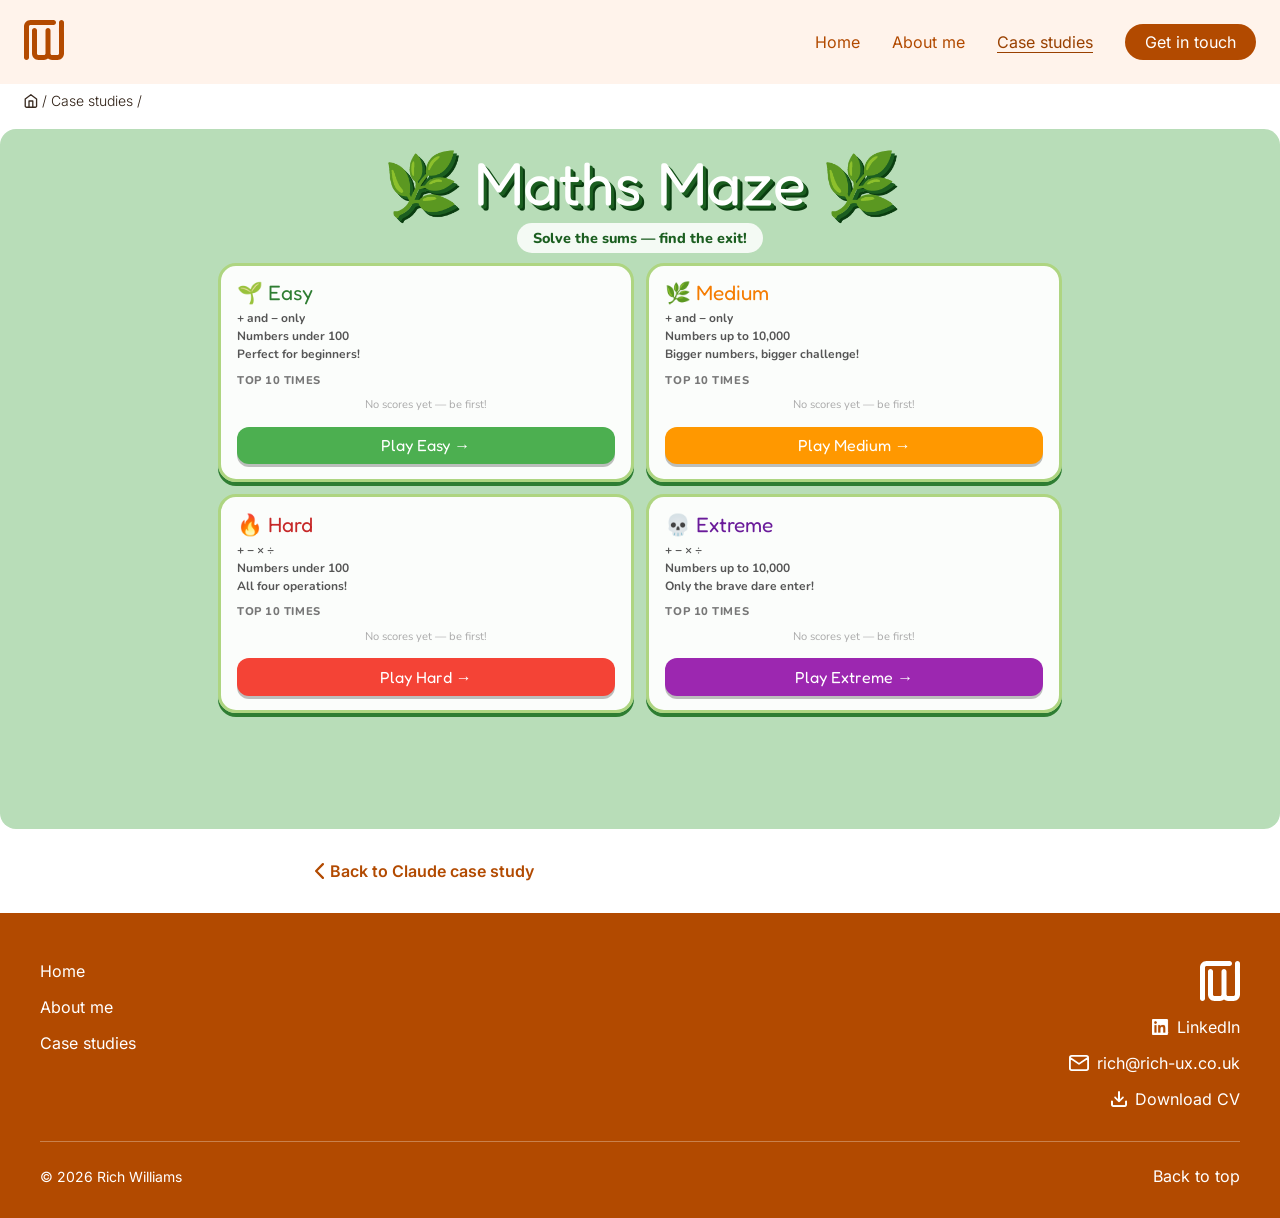
<file: case-studies/maths-maze.html>
<!DOCTYPE html>
<html lang="en">

<head>
  <meta charset="UTF-8" />
  <meta name="viewport" content="width=device-width, initial-scale=1.0" />
  <title>Maths Maze — Rich Williams</title>
      <meta property="og:title" content="Maths Maze — Rich Williams" />
<meta property="og:description" content="A little game I put together to help my kids with their maths. Made using Claude Code over 2 days (and a few angry prompts)" />
<meta property="og:image" content="https://rich-ux.co.uk/assets/images/maths-maze.png" />
<meta property="og:url" content="https://rich-ux.co.uk/case-studies/maths-maze" />
<meta property="og:type" content="website" />
<meta name="author" content="Rich Williams" />
<meta property="article:published_time" content="2026-03-18T00:00:00Z" />
  <link rel="stylesheet" href="../style.css" />
  <link rel="icon" type="image/png" href="../assets/icons/rwfavicon.png" />
  <link
    href="https://fonts.googleapis.com/css2?family=Source+Serif+4:ital,opsz,wght@0,8..60,300;0,8..60,400;1,8..60,300;1,8..60,400&display=swap"
    rel="stylesheet">

<!-- Google tag (gtag.js) -->
<script async src="https://www.googletagmanager.com/gtag/js?id=G-6S0Z7FWXJ3"></script>
<script>
  window.dataLayer = window.dataLayer || [];
  function gtag(){dataLayer.push(arguments);}
  gtag('js', new Date());

  gtag('config', 'G-6S0Z7FWXJ3');
</script>

  </head>

<body>

  <!-- Navigation -->
  <nav>
    <div class="nav-inner">
      <div class="nav-logo">
        <a href="../index.html" class="nav-logo"><img src="../assets/icons/rwlogo.svg" alt="Rich Williams" /></a>
      </div>
      <button class="nav-toggle" aria-label="Toggle navigation">
        <span></span>
        <span></span>
        <span></span>
      </button>
      <ul class="nav-links">
        <li><a href="../index.html">Home</a></li>
        <li><a href="../About.html">About me</a></li>
        <li><a href="index.html" class="active">Case studies</a></li>
        <li><a href="../Get-in-touch.html" class="small-button">Get in touch</a></li>
      </ul>
    </div>
  </nav>




 <!-- Breadcrumb -->
  <p class="breadcrumb"><a href="../index.html"><img src="../assets/icons/home.svg" alt="Home" /></a> / <a href="index.html">Case studies </a>/ </p>

    <iframe src="game.html" width="100%" height="700px" 
  style="border:none; border-radius:16px;">
</iframe>

    <section class="section mt-lg">
    <div class="prose">
     <a href="Claude.html" class="text-link text-link-left mt-md"><img src="../assets/icons/chevron-left.svg"
                alt="" />Back to Claude case study</a>
    </div>

  </section>

  <!-- Footer -->
  <footer>
    <div>
      <div class="footer-inner">

        <!-- Nav links left -->
        <div class="footer-nav">
          <ul>
            <li><a href="../index.html">Home</a></li>
            <li><a href="../About.html">About me</a></li>
            <li><a href="../case-studies/index.html">Case studies</a></li>
          </ul>
        </div>

        <!-- Logo and links right -->
        <div class="footer-right">
          <img src="../assets/icons/rwlogo.svg" alt="Rich Williams" class="footer-logo" />
          <a href="https://www.linkedin.com/in/richinname" target="_blank" class="footer-link">
            <img src="../assets/icons/LinkedIn.png" alt="" />
            LinkedIn
          </a>
          <a href="mailto:rich@rich-ux.co.uk" class="footer-link">
            <img src="../assets/icons/email.svg" alt="" />
            rich@rich-ux.co.uk
          </a>
          <a href="../assets/rich-williams-cv.pdf" target="_blank" rel="noopener noreferrer" download class="footer-link">
            <img src="../assets/icons/download.png" alt="" />
            Download CV
          </a>
        </div>

      </div>

      <!-- Footer bottom bar -->
      <div class="footer-bottom">
        <span>© 2026 Rich Williams</span>
        <a href="#" class="footer-link">Back to top</a>
      </div>

    </div>
  </footer>

</body>

</html>
</file>
<file: style.css>
/* ============================================
   TOKENS
   Design tokens — update here to change 
   colours, fonts and sizes globally
   ============================================ */

:root {
  --orange: #B24A00;
  /* brand orange for CTAs, links etc. */
  --orange-tint: #FFF3EB;
  /* light warm background for hero and nav */
  --orange-dark: #994000;
  /* darker orange for hover states */
  --text-dark: #1A1A1A;
  /* body text on white */
  --text-warm: #2E1F14;
  /* display text on warm/tinted backgrounds */
  --light-grey: #F8F8F8;
  /* soft background on logo tiles */
  --white: #ffffff;
  --warm-shadow: #E0D5C8B0;
  /* warm beige shadow at 50% opacity used on cards */
  --orange-shadow: #B24A0080;
  /* orange shadow at 50% opacity for open nav menu */
  --font-body: 'Inter', sans-serif;
  --font-display: 'Plus Jakarta Sans', sans-serif;
  --font-reading: 'Source Serif 4', serif;
  --text-xs: 0.75rem;
  /* 12px */
  --text-sm: 0.875rem;
  /* 14px */
  --text-base: 1rem;
  /* 16px */
  --text-m: 1.125rem;
  /* 18px */
  --text-lg: 1.25rem;
  /* 20px */
  --text-xl: 1.5rem;
  /* 24px */
  --text-2xl: 1.75rem;
  /* 28px */
  --text-3xl: 2rem;
  /* 32px */
  --text-4xl: 2.5rem;
  /* 40px */
  --text-5xl: 3.25rem;
  /* 52px — hero display size */
  --text-6xl: 3.5rem;
  /* 56px */
}


/* ============================================
   FONTS
   Self-hosted fonts loaded via @font-face
   Each weight needs its own rule
   ============================================ */

@font-face {
  font-family: 'Inter';
  src: url('assets/fonts/inter-latin-200-normal.woff2') format('woff2');
  font-weight: 200;
  font-style: normal;
}

@font-face {
  font-family: 'Inter';
  src: url('assets/fonts/inter-latin-300-normal.woff2') format('woff2');
  font-weight: 300;
  font-style: normal;
}

@font-face {
  font-family: 'Inter';
  src: url('assets/fonts/inter-latin-400-normal.woff2') format('woff2');
  font-weight: 400;
  font-style: normal;
}

@font-face {
  font-family: 'Inter';
  src: url('assets/fonts/inter-latin-500-normal.woff2') format('woff2');
  font-weight: 500;
  font-style: normal;
}

@font-face {
  font-family: 'Inter';
  src: url('assets/fonts/inter-latin-600-normal.woff2') format('woff2');
  font-weight: 600;
  font-style: normal;
}

@font-face {
  font-family: 'Inter';
  src: url('assets/fonts/inter-latin-700-normal.woff2') format('woff2');
  font-weight: 700;
  font-style: normal;
}

@font-face {
  font-family: 'Plus Jakarta Sans';
  src: url('assets/fonts/plus-jakarta-sans-latin-200-normal.woff2') format('woff2');
  font-weight: 200;
  font-style: normal;
}

@font-face {
  font-family: 'Plus Jakarta Sans';
  src: url('assets/fonts/plus-jakarta-sans-latin-300-normal.woff2') format('woff2');
  font-weight: 300;
  font-style: normal;
}

@font-face {
  font-family: 'Plus Jakarta Sans';
  src: url('assets/fonts/plus-jakarta-sans-latin-400-normal.woff2') format('woff2');
  font-weight: 400;
  font-style: normal;
}


/* ============================================
   RESET & BASE
   Removes default browser spacing and sets 
   box-sizing so padding doesn't affect width
   ============================================ */

* {
  margin: 0;
  padding: 0;
  box-sizing: border-box;
}

/* Disables all transitions during window resize to prevent flash */
.resize-animation-stopper * {
  transition: none !important;
}

/* Sets the default font and colour for all text */
body {
  font-family: var(--font-body);
  color: var(--text-dark);
    display: flex;
  flex-direction: column;
  min-height: 100vh;
}

p {
  font-family: var(--font-body);
  font-size: var(--text-base);
  line-height: 1.8;
  font-weight: 300;
}

/* Adds a small gap below all underlined links globally */
a {
  text-underline-offset: 0.25rem;
}

.reading a {
  color: var(--orange);
  text-decoration: none;
}

.reading a:hover { 
  color: var(--orange-dark);
  text-decoration: underline;}

#toast-wip a {
  color: var(--white);
  text-decoration: underline;
}


/* ============================================
   UTILITIES
   Reusable single-purpose classes for
   typography styles and spacing helpers
   ============================================ */

/* --- Spacing --- */

.mb-sm {
  margin-bottom: 0.75rem;
}

.mb-md {
  margin-bottom: 1.5rem;
}

.mb-lg {
  margin-bottom: 2rem;
}

.mb-xl {
  margin-bottom: 3rem;
}

.mt-sm {
  margin-top: 0.75rem;
}

.mt-md {
  margin-top: 1.5rem;
}

.mt-lg {
  margin-top: 2rem;
}

.mt-xl {
  margin-top: 3rem;
}

.spacer {
  flex: 1;
}

/* --- Typography --- */

.reading p,
.reading li {
  font-family: var(--font-reading);
  /* Source Serif 4 — long form content */
  font-size: var(--text-lg);
  font-weight: 300;
  line-height: 1.8;
}

/* Orange accent colour for highlighted words in display copy */
.highlight {
  color: var(--orange);
}

/* Reusable small text style for tags and labels */
.caption {
  font-size: var(--text-xs);
  font-weight: 500;
  color: var(--text-dark);
}

/* Body text with icon bullet — for inline icon + text at paragraph level */
.body-bullet {
  font-size: var(--text-base);
  font-weight: 300;
  color: var(--text-dark);
  font-family: var(--font-body);
  display: flex;
  align-items: flex-start;
  gap: 0.5rem;
  margin-bottom: 0.75rem;
}

.body-bullet img {
  height: var(--text-base);
  width: auto;
  flex-shrink: 0;
  margin-top: 0.7rem;
}

/* Extra small heading for names and attribution */
.heading-xxs {

  font-size: var(--text-base);
  font-weight: 500;
  color: var(--orange);
  margin-bottom: 0.75rem;
}

/* Small heading for long form copy h3s */
.heading-xs {

  font-size: var(--text-lg);
  font-weight: 300;
  color: var(--orange);
  margin-bottom: 0.75rem;
  display: flex;
  align-items: center;
  gap: 0.5rem;
}

.heading-xs img {
  height: var(--text-lg);
  width: auto;
}

/* Small heading for names and attribution */
.heading-sm {
  font-family: var(--font-display);
  font-size: var(--text-xl);
  font-weight: 300;
  color: var(--orange);
  margin-bottom: 0.75rem;

}

/* Medium heading — 24px, used for card titles and section headings */
.heading-md {
  font-family: var(--font-display);
  font-size: var(--text-2xl);
  font-weight: 300;
  color: var(--orange);
  margin-bottom: 0.75rem;
}

/* Large heading — 32px, used for sub headers across the site */
.heading-lg {
  font-family: var(--font-display);
  font-size: var(--text-3xl);
  font-weight: 300;
  color: var(--text-warm);
  margin-bottom: 1.5rem;
}

/* XL heading — 40px, used for page titles across the site */
.heading-xl {
  font-family: var(--font-display);
  font-size: var(--text-4xl);
  font-weight: 200;
  color: var(--orange);
  margin-bottom: 1rem;
}

/* Display — 52px, used in the home page hero */
.display {
  font-family: var(--font-display);
  font-size: var(--text-5xl);
  line-height: 1.44;
  font-weight: 200;
  color: var(--text-warm);
}

/* Icon inside a tag — sized to match the text height */
.tag img {
  height: var(--text-sm);
  width: auto;
}

/* Text links used for cards and read more CTAs */
.text-link {
  display: inline-flex;
  align-items: center;
  gap: 0.375rem;
  align-self: flex-end;
  font-size: var(--text-base);
  font-weight: 600;
  color: var(--orange);
  text-decoration: none;
  
  transition: color 0.2s ease;
}

.text-link img {
  height: 1rem;
  width: auto;
  min-width: 0.5rem;
}

.text-link:hover {
  color: var(--orange-dark);
}

/* Caption below figures and images */
figure figcaption {
  font-size: var(--text-base);
  font-weight: 500;
  color: var(--text-warm);
  text-align: left;
  margin-top: 1rem;
}

figcaption {
  display: flex;
  flex-direction: column;
  gap: 0.5rem;
}

figcaption img {
  height: 0.75rem;
  width: auto;
}

figcaption span:last-child {
  display: flex;
  align-items: center;
  gap: 0.5rem;
   font-size: var(--text-xs);
  opacity: 0.75;
}

/* Prose — constrains long-form text to a readable line length */
.page-intro {
  max-width: 65ch;
  margin-bottom: 1.5rem;
}


/* Prose — constrains long-form text to a readable line length */
.prose {
  max-width: 65ch;
  margin: 0 auto;
}

.prose p {
  line-height: 1.8;
  margin-bottom: 1rem;
}

.case-study-content p {
  max-width: 52ch;
}

/* ============================================
   COMPONENTS
   Reusable UI elements used across 
   multiple pages or sections
   ============================================ */

/* --- Breadcrumb --- */
/* Appears on all sub pages, links back to parent pages */

.breadcrumb {
  font-size: var(--text-sm);
  color: var(--text-warm);
  padding: 0.25rem 1.5rem 1rem;
}

.breadcrumb img {
  width: 14px;
  height: 14px;
  vertical-align: middle;
  margin-bottom: 2px;
}

.breadcrumb a {
  color: var(--text-warm);
  text-decoration: none;
}

.breadcrumb a:hover {
  color: var(--orange);
}

/* --- Buttons --- */

/* Filled orange pill button — used in nav*/
.small-button {
  background-color: var(--orange);
  color: var(--white);
  padding: 0.5rem 1.25rem;
  border-radius: 100px;
  text-decoration: none;
  font-size: var(--text-base);
  transition: background-color 0.2s ease;
}

.small-button:hover {
  background-color: var(--orange-dark);
}

/* --- Tags --- */

/* Base tag shape — inline-flex keeps icon and text aligned */
.tag {
  display: inline-flex;
  align-items: center;
  gap: 0.5rem;
  padding: 0.25rem 1rem;
  border-radius: 100px;
}

/* Orange tint — used for outcome metrics */
.tag-tint {
  background-color: var(--orange-tint);
}

/* Light grey — used for category tags */
.tag-grey {
  background-color: var(--light-grey);
}

/* --- Logo tiles --- */

/* Individual logo tile — flex centres the logo
   position relative allows tooltip to be positioned absolutely */
.logo-tile {
  display: flex;
  position: relative;
  align-items: center;
  justify-content: center;
  padding: 2rem 1.5rem;
  border-radius: 0.5rem;
  background-color: var(--light-grey);
  box-shadow: 0 4px 20px var(--warm-shadow);
}

.logo-tile img {
  max-width: 100%;
  height: 4rem;
  width: auto;
  object-fit: contain;
}

/* Tooltip reads from data-name attribute on the tile
   pointer-events none stops it interfering with mouse events */
.logo-tile::after {
  content: attr(data-name);
  position: absolute;
  bottom: -1.5rem;
  left: 50%;
  transform: translateX(-50%);
  font-size: var(--text-sm);
  font-weight: 700;
  color: var(--text-warm);
  opacity: 0;
  transition: opacity 0.2s ease;
  white-space: nowrap;
  pointer-events: none;
}

.logo-tile:hover::after {
  opacity: 1;
}

/* --- Case study card --- */

.case-study-card {
 display: flex;
  position: relative;
  flex-direction: column;
  border-radius: 0.75rem 0.75rem 0 0;
  margin: 0rem 2rem 2rem 2rem;
  min-width: 300px;
  box-shadow: 0 4px 20px var(--warm-shadow);
  overflow: hidden;

}

.case-study-card .text-link::after {
  content: '';
  position: absolute;
  inset: 0;
}

.case-study-inner {
display: flex;
  flex-direction: row;
  flex: 1;
  gap: 2rem;
}

/* flex: 0 0 35% means don't grow, don't shrink, stay at 35% */
.case-study-image {
 flex: 0 0 35%;
  overflow: hidden;
  padding: 0.5rem;
  position: relative;
}

.case-study-image img {
position: absolute;
  inset: 0.5rem;
  width: calc(100% - 1rem);
  height: calc(100% - 1rem);
  object-fit: cover;
  border-radius: 0.25rem 0 0 0;
  object-position: top;
}

.card-divider {
  width: 100%;
  display: block;
  height: 15px;
 
  fill: var(--orange);
}

.case-study-card .card-divider,
.recommendation-card .card-divider,
.about-hero-card .card-divider {
  margin-bottom: -9px;
}

.card-divider.divider-tint path {
  fill: var(--orange-tint);
}

/* flex column stacks children vertically */
.case-study-content {
 flex: 1;
  padding: 2rem 2rem 1rem 0;
  display: flex;
  flex-direction: column;
  gap: 0.5rem;
}


/* for use when tags are used in page */
.case-study-page-tags {
  display: flex;
  flex-direction: column;
  gap: 0.5rem;
  margin-bottom: 1.5rem;
}

/* flex-wrap allows tags to wrap onto a new line if needed */
.tag-row {
  display: flex;
  flex-wrap: wrap;
  justify-content: flex-start;
  gap: 0.5rem;
}

/* --- Recommendation card --- */

.recommendation-card {
  display: flex;
  flex-direction: column;
  justify-content: space-between;
  height: 100%;
  border-radius: 0.75rem 0.75rem 0 0;
  box-shadow: 0 4px 20px var(--warm-shadow);
}

.recommendation-content {
  flex: 1;
  padding: 2rem;
  display: flex;
  flex-direction: column;
  align-items: flex-start;
  gap: 1.5rem;
}

/* Name and role stacked vertically, separated from quote */
.recommendation-attribution {
  margin-top: auto;
  display: flex;
  flex-direction: column;
  gap: 0.25rem;
  border-top: 1px solid var(--orange);
  padding-top: 1rem;
}

.quote-mark {
  height: 2.5rem;
  width: auto;
  display: block;
}

/* --- Modal --- */

.modal {
  display: none;
  position: fixed;
  inset: 0;
  background-color: rgba(0, 0, 0, 0.8);
  z-index: 200;
  align-items: center;
  justify-content: center;
}

.modal.is-open {
  display: flex;
}

.modal img {
  max-width: 90vw;
  max-height: 90vh;
  object-fit: contain;
  border-radius: 0.5rem;
}

.modal-close {
  position: absolute;
  top: 1.5rem;
  right: 1.5rem;
  background: none;
  border: none;
  color: white;
  font-size: 2rem;
  cursor: pointer;
  line-height: 1;
}

/* --- KPI list ---  */
.icon-list {
  list-style: none;
  display: flex;
  flex-direction: column;
  gap: 0.75rem;
  margin: 0 2rem 1.5rem 2rem;
}

.icon-list li {
  display: flex;
  align-items: flex-start;
  gap: 0.5rem;
}

.icon-list.outcomes li::before {
  content: '';
  background-image: url('assets/icons/rosette.svg');
  background-size: contain;
  background-repeat: no-repeat;
  height: 1em;
  width: 1em;
  flex-shrink: 0;
  margin-top: 0.4em;
}

.icon-list.actions li::before {
  content: '';
  background-image: url('assets/icons/circle-ck.svg');
  background-size: contain;
  background-repeat: no-repeat;
  height: 1em;
  width: 1em;
  flex-shrink: 0;
  margin-top: 0.4em;
}

.icon-list.alerts li::before {
  content: '';
  background-image: url('assets/icons/alert.svg');
  background-size: contain;
  background-repeat: no-repeat;
  height: 1em;
  width: 1em;
  flex-shrink: 0;
  margin-top: 0.4em;
}

.icon-list.learnings li::before {
  content: '';
  background-image: url('assets/icons/book.svg');
  background-size: contain;
  background-repeat: no-repeat;
  height: 1em;
  width: 1em;
  flex-shrink: 0;
  margin-top: 0.4em;
}


/* --- Callout --- */

.callout {
  background-color: var(--orange);
  border-radius: 0.75rem;
  padding: 2rem;
  display: flex;
  gap: 1.5rem;
  align-items: flex-start;
  margin-bottom: 1.5rem;
}

.callout-icon {
  background-color: var(--white);
  border-radius: 0.5rem;
  padding: 1rem;
  display: flex;
  align-items: center;
  justify-content: center;
  align-self: stretch;
  /* fills the full card height minus padding */
  flex-shrink: 0;
}

.callout-icon img {
  height: auto;
  width: 2rem;
}

.callout-heading {
  font-family: var(--font-display);
  font-weight: 600;
  font-size: var(--text-base);
  color: var(--white);
  margin-bottom: 0.75rem;
}

.callout-list {
  list-style: disc;
  padding-left: 1.25rem;
  display: flex;
  flex-direction: column;
  gap: 0.5rem;
}

.callout-list li {
  color: var(--white);
  font-size: var(--text-base);
}

.callout-list.dark li {
  color: var(--text-dark);
}

.about-hero-image {
  width: 100%;
  height: 600px;
  object-fit: cover;
  object-position: bottom;
  border-style: solid;
  border-color: var(--orange-tint);
  border-width: 0.5rem;
  border-radius: 0.5rem 5.5rem 0.5rem;
}

.about-hero-card {
  position: absolute;
  bottom: -6rem;
  /* pulls it down to overlap below the image */
  left: 2.5rem;
  /* aligns with your section padding */
  max-width: 480px;
  background-color: var(--white);
  border-radius: 0.75rem;
  padding: 2rem 2rem 0 2rem;
  box-shadow: 0 4px 20px var(--warm-shadow);
  display: flex;
  flex-direction: column;
}

.about-hero-card .card-divider {
  width: calc(100% + 4rem);
  margin-left: -2rem;
  display: block;
}

/* --- Contact form --- */

form {
  max-width: 520px;
  margin-bottom: 3rem;
}

.form-field {
  display: flex;
  flex-direction: column;
  gap: 0.5rem;
  margin-bottom: 1.5rem;
}

label {
  font-family: var(--font-body);
  font-size: var(--text-body);
  font-weight: 400;
  color: var(--orange);
}

input,
textarea {
  font-family: var(--font-body);
  font-size: var(--text-base);
  color: var(--text-dark);
  background-color: var(--white);
  border: 1.5px solid var(--warm-shadow);
  border-radius: 0.5rem;
  padding: 0.75rem 1rem;
  width: 100%;
  transition: border-color 0.2s ease, box-shadow 0.2s ease;
}

input:focus,
textarea:focus {
  outline: none;
  border-color: var(--orange);
  box-shadow: 0 0 0 3px rgba(178, 74, 0, 0.15);
}

textarea {
  resize: vertical;
  min-height: 160px;
}

form .small-button {
  background-color: var(--orange);
  color: var(--white);
  padding: 0.75rem 2rem;
  border: none;
  cursor: pointer;
  font-size: var(--text-base);
  font-family: var(--font-body);
}

form .small-button:hover {
  background-color: var(--orange-dark);
}

/* --- Toast --- */

.toast {
  position: relative;
  background-color: var(--text-warm);
  color: var(--white);
  padding: 1rem 1.5rem;
  border-radius: 100px;
  font-size: var(--text-sm);
  opacity: 0;
  max-height: 0;
  transition: opacity 0.3s ease, max-height 0.3s ease, margin 0.3s ease;
  pointer-events: none;
  white-space: nowrap;
  
  margin-top: 0;
  display: flex;
  align-items: flex-start;
  gap: 0.75rem;
}

.toast.is-visible {
  opacity: 1;
  max-height: 3rem;
  margin-top: 1rem;
}

.toast img {
  height: 3rem;
  width: auto;
  flex-shrink: 0;
  margin-top: 0.2em;
}

/* --- Toast on homepage --- */

#toast-wip {
  position: fixed;
  bottom: 2rem;
  right: 2rem;
  max-width: 320px;
  border-radius: 0.5rem;
  white-space: normal;
  transform: translateY(2rem);
  display: flex; /* override inline-block */
}

#toast-wip.is-visible {
  transform: translateY(0);
  max-height: 200px; /* override the 3rem limit */
  pointer-events: auto;
}



/* ============================================
   LAYOUT
   ============================================ */

/* --- Global --- */
/* Structural rules used across all pages */

/* Constrains content width and centres it on wide screens */
.container {
  max-width: 1100px;
  margin: 0 auto;
}

/* Default padding for all page sections */
.section {
  padding: 0rem 2.5rem;
}

/* Images in a single column  — used on case study pages */
.image-grid {
  display: grid;
  grid-template-columns: repeat(1, 1fr);
  gap: 1.5rem;
}

.image-grid img {
  width: 100%;
  height: auto;
  cursor: pointer;
}

figure {
  padding: 2rem 2rem;
  background-color: var(--orange-tint);
  border-radius: 3rem 0.5rem 3rem;
  margin-bottom: 1.5rem;
}

/* view more links */

.text-link-right {
  display: flex;
  justify-content: flex-end;
  align-items: center;
  margin: 0rem 3rem 2rem 0rem;
}

/* back links */

.text-link-left {
  display: flex;
  justify-content: flex-start;
  align-items: center;
  margin: 0rem 3rem 2rem 0rem;
}

/* --- Navigation --- */

/* Sticky full-width nav, transitions background when mobile menu opens */
nav {
  padding: 1.25rem 1.5rem;
  background-color: var(--orange-tint);
  position: sticky;
  top: 0;
  transition: background-color 0.3s ease;
  z-index: 100;
}

/* Flex container — logo left, links right */
.nav-inner {
  display: flex;
  justify-content: space-between;
  align-items: center;
  width: 100%;
}

.nav-logo {
  color: var(--orange);
}

/* filter transition allows white logo swap when mobile menu opens */
.nav-logo img {
  height: 2.5rem;
  width: auto;
  transition: filter 0.3s ease;
}

/* Desktop nav links — horizontal row */
.nav-links {
  display: flex;
  list-style: none;
  gap: 2rem;
  align-items: center;
}

.nav-links a:not(.small-button) {
  text-decoration: none;
  color: var(--orange);
  font-size: 1rem;
  transition: color 0.3s ease;
}

.nav-links a.active {
  color: var(--orange-dark);
  text-decoration: underline;
}

.nav-links a:not(.small-button):hover {
  color: var(--orange-dark);
  text-decoration: underline;
}

/* Hamburger button — hidden on desktop */
.nav-toggle {
  display: none;
  flex-direction: column;
  gap: 6px;
  background: none;
  border: none;
  cursor: pointer;
  padding: 0.5rem;
}

/* The three lines of the hamburger icon */
.nav-toggle span {
  display: block;
  width: 30px;
  height: 3px;
  background-color: var(--orange);
  transition: all 0.3s ease;
}

.nav-toggle:hover span {
  background-color: var(--orange-dark);
}

/* X animation — first line rotates to form top of X */
.nav-toggle.is-open span:nth-child(1) {
  transform: translateY(9px) rotate(45deg);
}

/* Middle line fades out */
.nav-toggle.is-open span:nth-child(2) {
  opacity: 0;
}

/* Third line rotates to form bottom of X */
.nav-toggle.is-open span:nth-child(3) {
  transform: translateY(-9px) rotate(-45deg);
}

/* Shadow appears under nav on scroll */
nav.is-scrolled {
  box-shadow: 0 2px 12px var(--warm-shadow);
}

/* --- Home --- */

/* Hero */

.hero {
  position: relative;
  background-color: var(--orange-tint);
}

.section.hero {
  padding-top: 2rem;
  padding-bottom: 6rem;
}

.hero .container .display {
  max-width: 720px;
}

/* Gap between h1 and paragraph in hero */
.hero h1 {
  margin-bottom: 1rem;
}

.hero-divider {
  width: 100%;
  height: auto;
  display: block;
}

/* Logo grid */

/* 6 column grid for logo tiles on desktop */
.logo-grid {
  display: grid;
  grid-template-columns: repeat(6, 1fr);
  gap: 2rem;
  margin: 0 2rem 3rem 2rem;
}

/* Recommendations */

.recommendation-grid {
  display: grid;
  grid-template-columns: 1fr 1fr;
  gap: 2rem;
  margin: 0rem 2rem 2rem 2rem;
}

/* --- Case study page --- */

/* Hero image */

.page-hero-image img {
  width: 100%;
  height: 100%;
  border-style: solid;
  border-color: var(--orange-tint);
  border-width: 0.5rem;
  border-radius: 0.5rem 5.5rem 0.5rem;
  margin-bottom: 1.5rem;
}

/* --- About me page --- */

/* Hero card */

.about-hero {
  position: relative;
  margin-bottom: 8rem;
  /* creates space for the card overlap */
}

.about-hero .container {
  position: relative;
}

/* --- Footer --- */

footer {
  background-color: var(--orange);
  padding: 3rem 2.5rem 2rem;
  margin-top: auto;
}

.footer-inner {
  display: flex;
  justify-content: space-between;
  align-items: flex-start;
  padding-bottom: 2rem;
  border-bottom: 1px solid rgba(255, 255, 255, 0.3);
}

.footer-bottom {
  display: flex;
  justify-content: space-between;
  align-items: center;
  padding-top: 1.5rem;
}

.footer-nav {
  display: flex;
  flex-direction: column;
}

.footer-nav ul {
  list-style: none;
  display: flex;
  flex-direction: column;
  gap: 1rem;
}

.footer-nav a {
  color: var(--white);
  text-decoration: none;
  font-size: var(--text-base);
  transition: opacity 0.2s ease;
}

.footer-nav a:hover {
  opacity: 0.75;
  text-decoration: underline;
  text-underline-offset: 0.25rem;
}

.footer-right {
  display: flex;
  flex-direction: column;
  align-items: flex-end;
  gap: 1rem;
}

.footer-logo {
  height: 2.5rem;
  width: auto;
  filter: brightness(0) invert(1);
}

.footer-link {
  display: inline-flex;
  align-items: center;
  gap: 0.5rem;
  color: var(--white);
  text-decoration: none;
  font-size: var(--text-base);
  transition: opacity 0.2s ease;
}

.footer-link:hover {
  opacity: 0.75;
  text-decoration: underline;
  text-underline-offset: 0.25rem;
}

.footer-link img {
  height: 1rem;
  width: auto;
  filter: brightness(0) invert(1);
}

.footer-bottom span {
  color: var(--white);
  font-size: var(--text-sm);
}


/* ============================================
   MEDIA QUERIES
   Ordered largest to smallest breakpoint
   Each breakpoint triggered by content needs
   ============================================ */



/* Logo grid drops to 4 columns at container width */
@media (max-width: 1100px) {
  .logo-grid {
    grid-template-columns: repeat(4, 1fr);
  }
}

/* Nav switches to hamburger menu below 1024px */
@media (max-width: 1024px) {

  .nav-toggle {
    display: flex;
  }

  /* Mobile nav dropdown — opacity and transform used instead of 
     display none/flex so the transition can animate smoothly */
  .nav-links {
    display: flex;
    flex-direction: column;
    align-items: flex-start;
    position: absolute;
    top: 100%;
    left: 0;
    right: 0;
    padding: 1.5rem 4rem 2.5rem;
    gap: 1.5rem;
    background-color: var(--orange-tint);
    opacity: 0;
    pointer-events: none;
    transform: translateY(-8px);
    transition: opacity 0.3s ease, transform 0.3s ease;
  }

  .nav-links.is-open {
    opacity: 1;
    pointer-events: auto;
    transform: translateY(0);
  }

  nav.is-open {
    background-color: var(--orange);
    border-bottom: none;
  }

  nav.is-open .nav-toggle span {
    background-color: var(--white);
  }

  nav.is-open .nav-links a {
    color: var(--white);
  }

  nav.is-open .nav-links {
    background-color: var(--orange);
    box-shadow: 0 8px 8px var(--orange-shadow);
  }

  /* !important needed to override desktop button styles */
  nav.is-open .small-button {
    color: var(--white) !important;
  }

  /* brightness(0) makes it black, invert(1) flips it to white */
  nav.is-open .nav-logo img {
    filter: brightness(0) invert(1);
  }

  /* On mobile the button becomes a plain text link
     !important needed to override desktop button styles */
  .small-button {
    background-color: transparent;
    color: var(--orange) !important;
    padding: 0;
    border-radius: 0;
  }

  .small-button:hover {
    background-color: transparent;
    color: var(--orange-dark) !important;
    text-decoration: underline;
  }

  .section {
    padding: 0rem 1.5rem;
  }

  /* Display text drops to 40px on mid screens */
  .display {
    font-size: var(--text-4xl);
    line-height: 1.4;
  }

  .heading-lg {
    font-size: var(--text-2xl);
  }

  /* Page title drops to 32px on mid screens */
  .heading-xl {
    font-size: var(--text-3xl);
  }


  .logo-grid {
    margin: 0 1.5rem 3rem 1.5rem;
  }

  .case-study-card {
    margin: 0rem 1.5rem 2rem 1.5rem;
    ;
  }

  .recommendation-grid {
    grid-template-columns: 1fr;
    margin: 0rem 1.5rem 2rem 1.5rem;
  }

  .text-link-right {
    margin: 0rem 1.5rem 2rem 0rem;
  }

  .recommendation-content {
    padding: 2rem 10rem;
  }

  .about-hero-card {
    bottom: -28rem;
    /* push card down so image is visible */
  }


  .about-hero {
    margin-bottom: 30rem;
    /* creates space for the card overlap */
  }

}

@media (max-width: 850px) {
  .recommendation-content {
    max-width: 600px;
    margin: 0 auto;
    padding: 2rem;
  }
}

@media (max-width: 768px) {

  .section {
    padding: 0rem 1rem;
  }

  .section.hero {
    padding-top: 2rem;
    padding-bottom: 4rem;
  }

  .logo-grid {
    grid-template-columns: repeat(3, 1fr);
    margin: 0 1rem 3rem 1rem;
  }

  .case-study-inner {
    flex-direction: column;
     }

  .case-study-card {
    margin: 0rem 1rem 2rem 1rem;
    ;
  }

  .case-study-image {
       height: 24rem;
  max-height: 24rem;
  align-self: auto;
   
  }

  .case-study-content {
    padding: 1.5rem;
  }

  .case-study-image img {
  position: relative;
  inset: auto;
  width: 100%;
  height: 100%;
  border-radius: 0.25rem 0.25rem 0 0;
}

  .recommendation-grid {
    margin: 0rem 1rem 2rem 1rem;
  }

  .recommendation-content {
    padding: 2rem;
  }

  figure {
    padding: 3rem 2rem 2rem;

  }

  .text-link-right {
    margin: 0rem 1rem 2rem 0rem;
  }

  .reading p,
  .reading li {

    /* Reading content drops to 18px on smaller screens */
    font-size: var(--text-m);

  }

  .about-hero-card {
    left: 1.5rem;
    /* aligns with your section padding */
    right: 1.5rem;
    max-width: none;
  }

  .about-hero-card {
    bottom: -20rem;
    /* push card down so image is visible */
  }


  .about-hero {
    margin-bottom: 22rem;
    /* creates space for the card overlap */
  }

}

@media (max-width: 650px) {
  .logo-grid {
    grid-template-columns: repeat(2, 1fr);

  }

  .about-hero-image {
    object-position: right;
    margin-bottom: 1.5rem;
  }

  .about-hero {
    margin-bottom: 0;
    /* remove the overlap margin */
  }

  .about-hero-card {
    position: static;
    max-width: 100%;
    margin-bottom: 1.5rem;
  }
}

@media (max-width: 480px) {
  .about-hero-image {
    display: none;
  }
}
</file>
